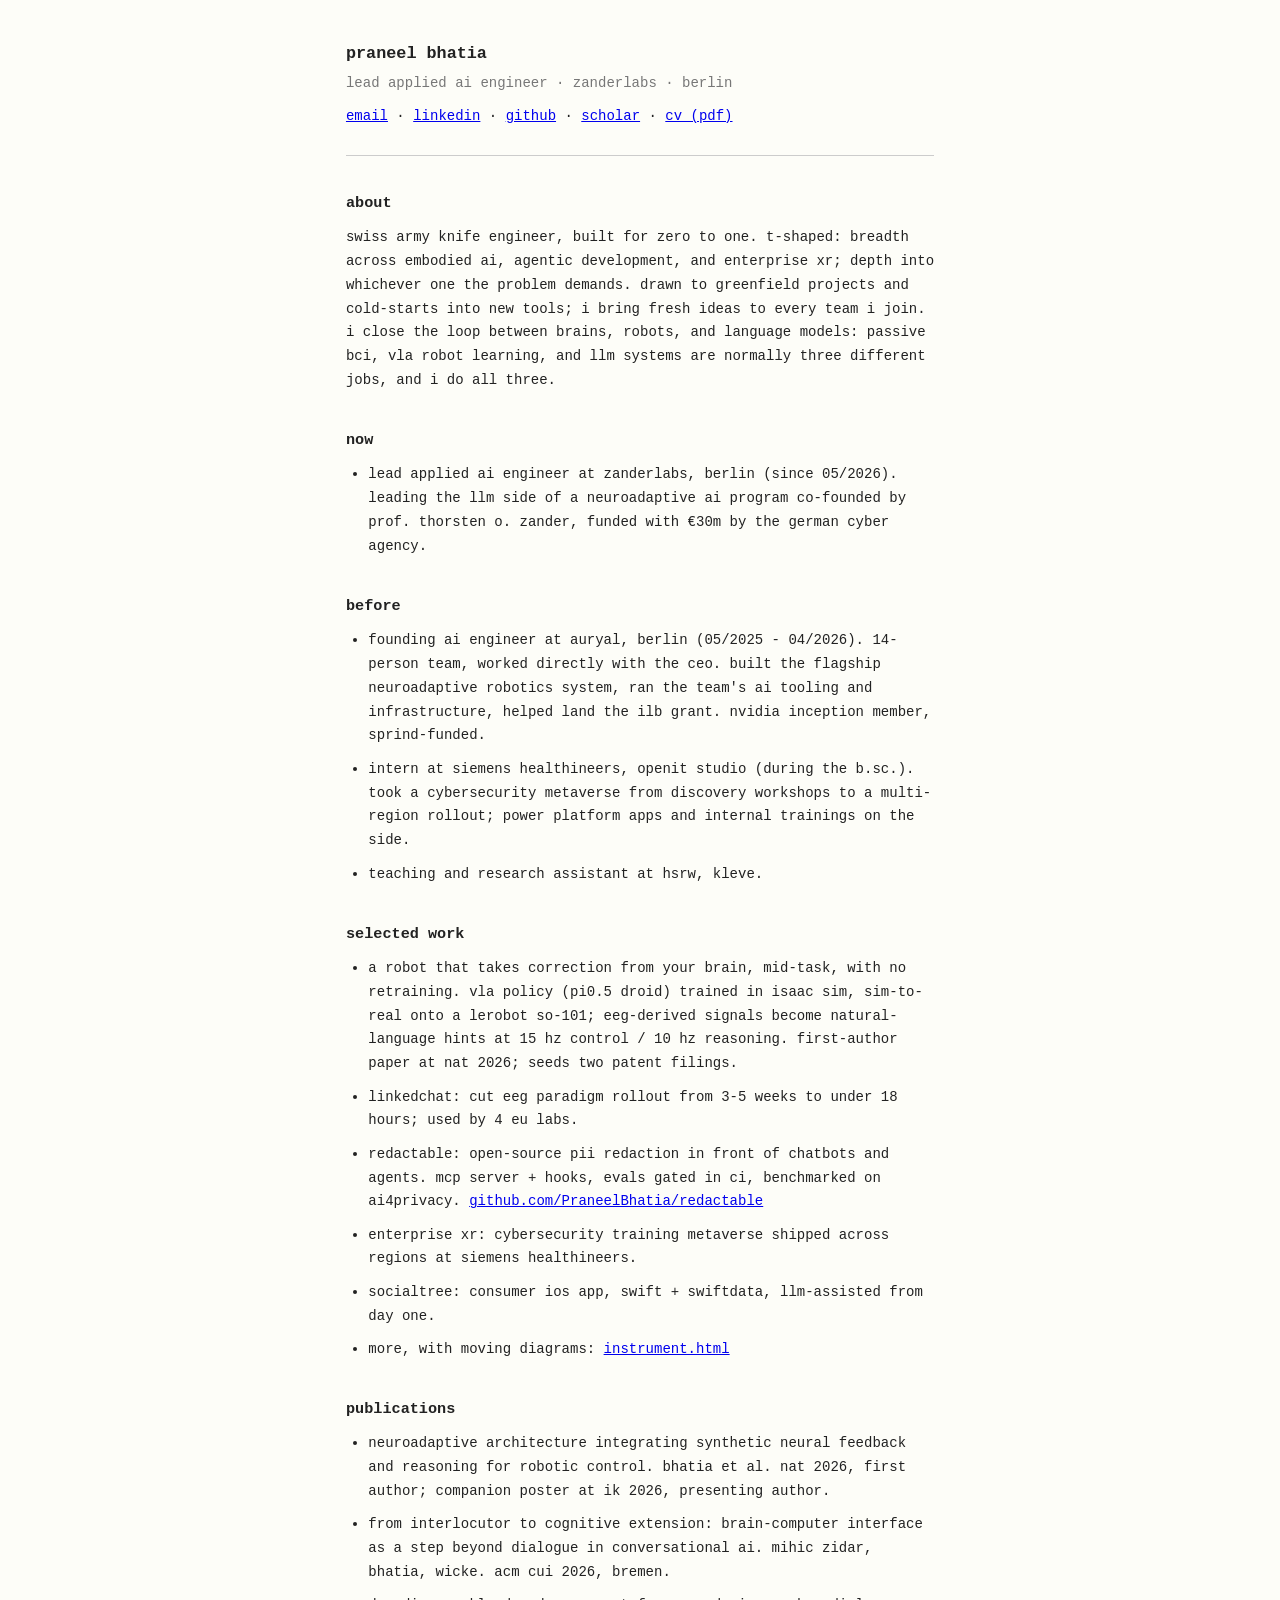
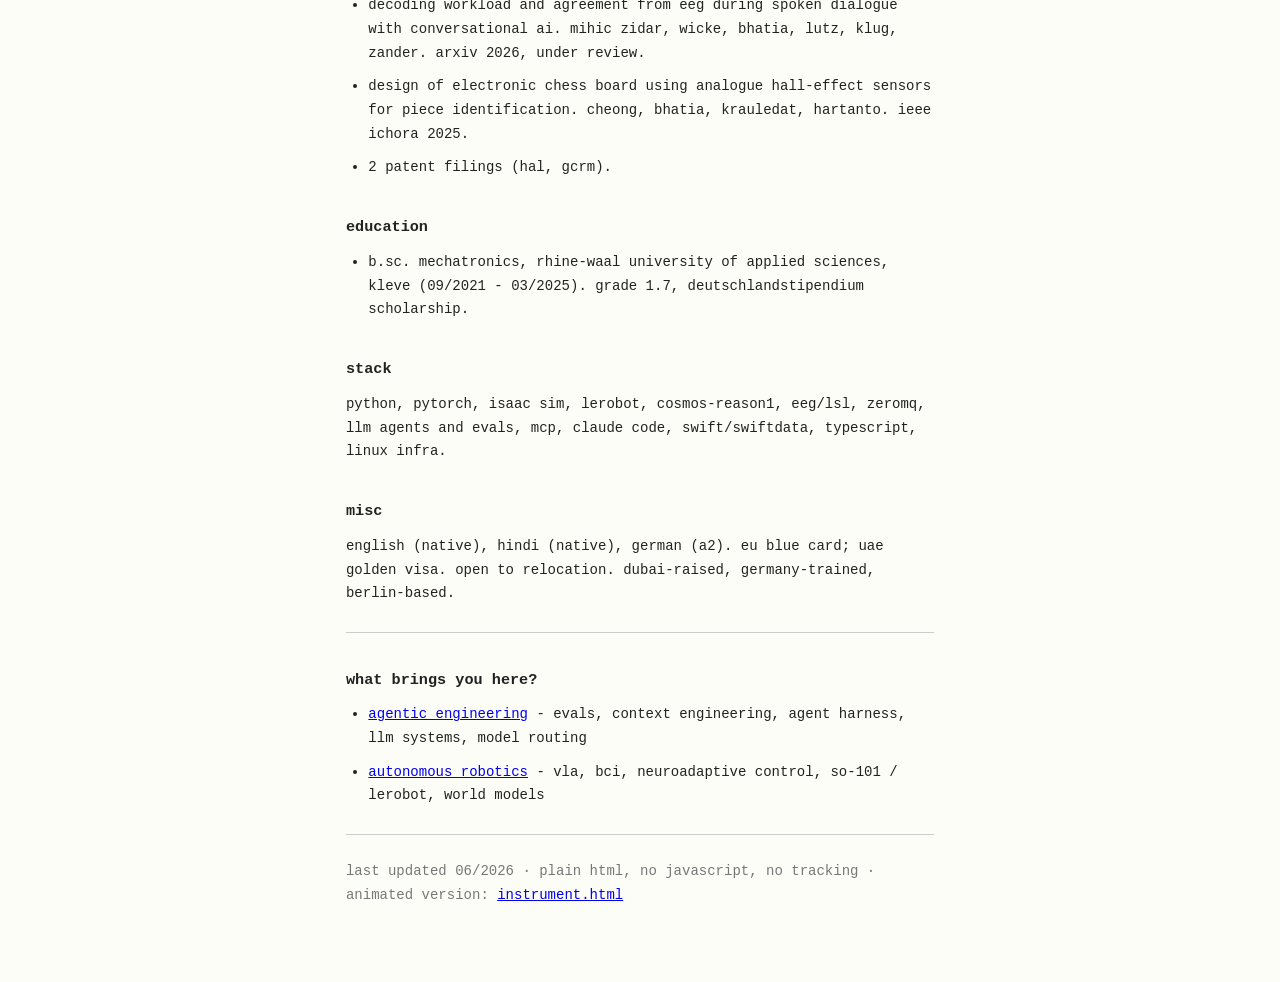
<file: index.html>
<!doctype html>
<html lang="en">
<head>
<meta charset="utf-8">
<meta name="viewport" content="width=device-width, initial-scale=1.0">
<title>praneel bhatia</title>
<meta name="description" content="lead applied ai engineer, zanderlabs, berlin. brains, robots, and language models. plain-html version.">
<style>
  body {
    font: 14px/1.7 ui-monospace, "SF Mono", Menlo, Consolas, "Liberation Mono", monospace;
    color: #222; background: #fdfdf8;
    max-width: 70ch; margin: 0 auto; padding: 2.5rem 1.25rem 4rem;
  }
  h1 { font-size: 1.05rem; margin: 0 0 0.2rem; }
  h2 { font-size: 0.95rem; margin: 2.2rem 0 0.6rem; }
  p, li { margin: 0 0 0.6rem; }
  ul { padding-left: 1.4rem; margin: 0 0 0.6rem; }
  hr { border: 0; border-top: 1px solid #ccc; margin: 1.6rem 0; }
  .dim { color: #777; }
  @media (prefers-color-scheme: dark) {
    body { color: #ccc; background: #111; }
    hr { border-top-color: #333; }
    .dim { color: #888; }
    a { color: #8ab4f8; } a:visited { color: #c58af9; }
  }
</style>
</head>
<body>

<h1>praneel bhatia</h1>
<p class="dim">lead applied ai engineer &middot; zanderlabs &middot; berlin</p>
<p>
  <a href="mailto:praneel.bhatia@gmail.com">email</a> &middot;
  <a href="https://www.linkedin.com/in/praneelbhatia/">linkedin</a> &middot;
  <a href="https://github.com/PraneelBhatia">github</a> &middot;
  <a href="https://scholar.google.com/citations?user=w1EwGCEAAAAJ&amp;hl=en">scholar</a> &middot;
  <a href="Praneel_Bhatia_CV.pdf">cv (pdf)</a>
</p>

<hr>

<h2>about</h2>
<p>swiss army knife engineer, built for zero to one. t-shaped: breadth across embodied ai, agentic development, and enterprise xr; depth into whichever one the problem demands. drawn to greenfield projects and cold-starts into new tools; i bring fresh ideas to every team i join. i close the loop between brains, robots, and language models: passive bci, vla robot learning, and llm systems are normally three different jobs, and i do all three.</p>

<h2>now</h2>
<ul>
  <li>lead applied ai engineer at zanderlabs, berlin (since 05/2026). leading the llm side of a neuroadaptive ai program co-founded by prof. thorsten o. zander, funded with &euro;30m by the german cyber agency.</li>
</ul>

<h2>before</h2>
<ul>
  <li>founding ai engineer at auryal, berlin (05/2025 - 04/2026). 14-person team, worked directly with the ceo. built the flagship neuroadaptive robotics system, ran the team's ai tooling and infrastructure, helped land the ilb grant. nvidia inception member, sprind-funded.</li>
  <li>intern at siemens healthineers, openit studio (during the b.sc.). took a cybersecurity metaverse from discovery workshops to a multi-region rollout; power platform apps and internal trainings on the side.</li>
  <li>teaching and research assistant at hsrw, kleve.</li>
</ul>

<h2>selected work</h2>
<ul>
  <li>a robot that takes correction from your brain, mid-task, with no retraining. vla policy (pi0.5 droid) trained in isaac sim, sim-to-real onto a lerobot so-101; eeg-derived signals become natural-language hints at 15 hz control / 10 hz reasoning. first-author paper at nat 2026; seeds two patent filings.</li>
  <li>linkedchat: cut eeg paradigm rollout from 3-5 weeks to under 18 hours; used by 4 eu labs.</li>
  <li>redactable: open-source pii redaction in front of chatbots and agents. mcp server + hooks, evals gated in ci, benchmarked on ai4privacy. <a href="https://github.com/PraneelBhatia/redactable">github.com/PraneelBhatia/redactable</a></li>
  <li>enterprise xr: cybersecurity training metaverse shipped across regions at siemens healthineers.</li>
  <li>socialtree: consumer ios app, swift + swiftdata, llm-assisted from day one.</li>
  <li>more, with moving diagrams: <a href="instrument.html">instrument.html</a></li>
</ul>

<h2>publications</h2>
<ul>
  <li>neuroadaptive architecture integrating synthetic neural feedback and reasoning for robotic control. bhatia et al. nat 2026, first author; companion poster at ik 2026, presenting author.</li>
  <li>from interlocutor to cognitive extension: brain-computer interface as a step beyond dialogue in conversational ai. mihic zidar, bhatia, wicke. acm cui 2026, bremen.</li>
  <li>decoding workload and agreement from eeg during spoken dialogue with conversational ai. mihic zidar, wicke, bhatia, lutz, klug, zander. arxiv 2026, under review.</li>
  <li>design of electronic chess board using analogue hall-effect sensors for piece identification. cheong, bhatia, krauledat, hartanto. ieee ichora 2025.</li>
  <li>2 patent filings (hal, gcrm).</li>
</ul>

<h2>education</h2>
<ul>
  <li>b.sc. mechatronics, rhine-waal university of applied sciences, kleve (09/2021 - 03/2025). grade 1.7, deutschlandstipendium scholarship.</li>
</ul>

<h2>stack</h2>
<p>python, pytorch, isaac sim, lerobot, cosmos-reason1, eeg/lsl, zeromq, llm agents and evals, mcp, claude code, swift/swiftdata, typescript, linux infra.</p>

<h2>misc</h2>
<p>english (native), hindi (native), german (a2). eu blue card; uae golden visa. open to relocation. dubai-raised, germany-trained, berlin-based.</p>

<hr>

<h2>what brings you here?</h2>
<ul>
  <li><a href="agents.html">agentic engineering</a> - evals, context engineering, agent harness, llm systems, model routing</li>
  <li><a href="robotics.html">autonomous robotics</a> - vla, bci, neuroadaptive control, so-101 / lerobot, world models</li>
</ul>

<hr>

<p class="dim">last updated 06/2026 &middot; plain html, no javascript, no tracking &middot; animated version: <a href="instrument.html">instrument.html</a></p>

</body>
</html>
</file>
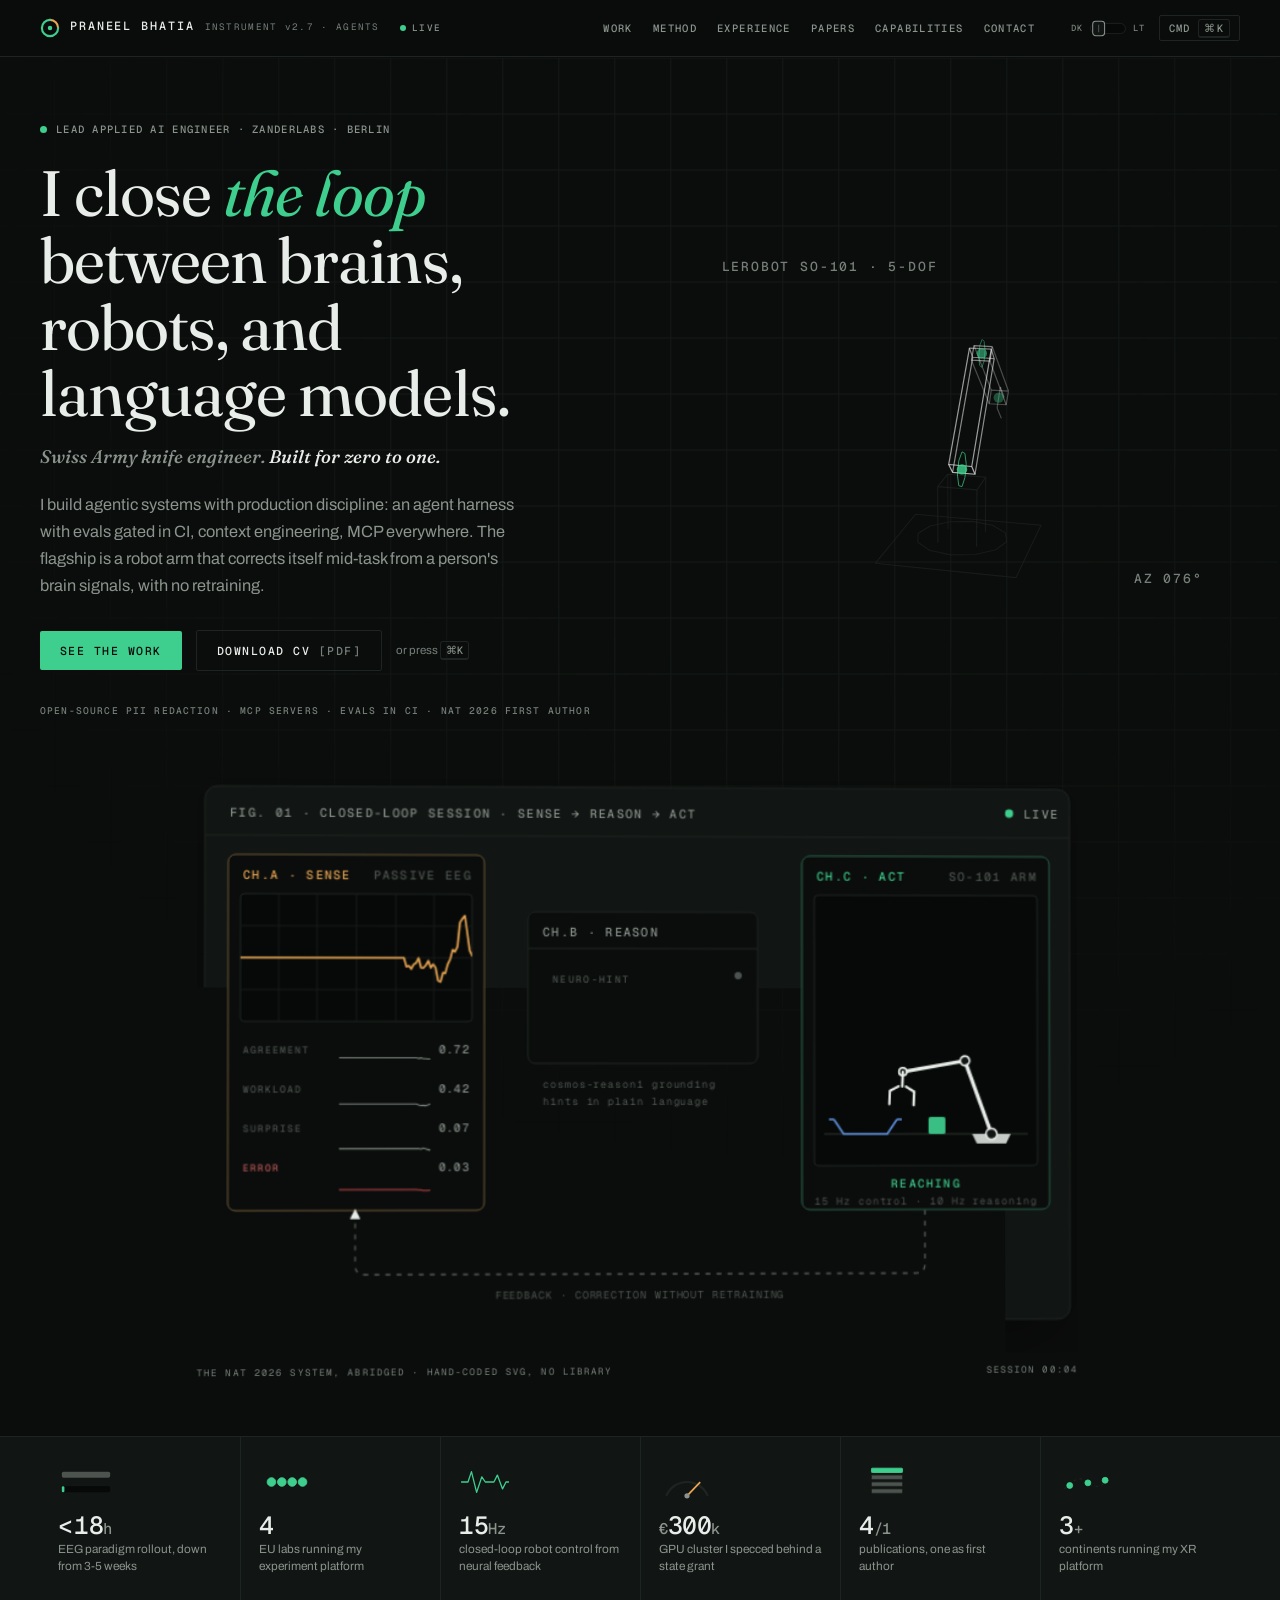
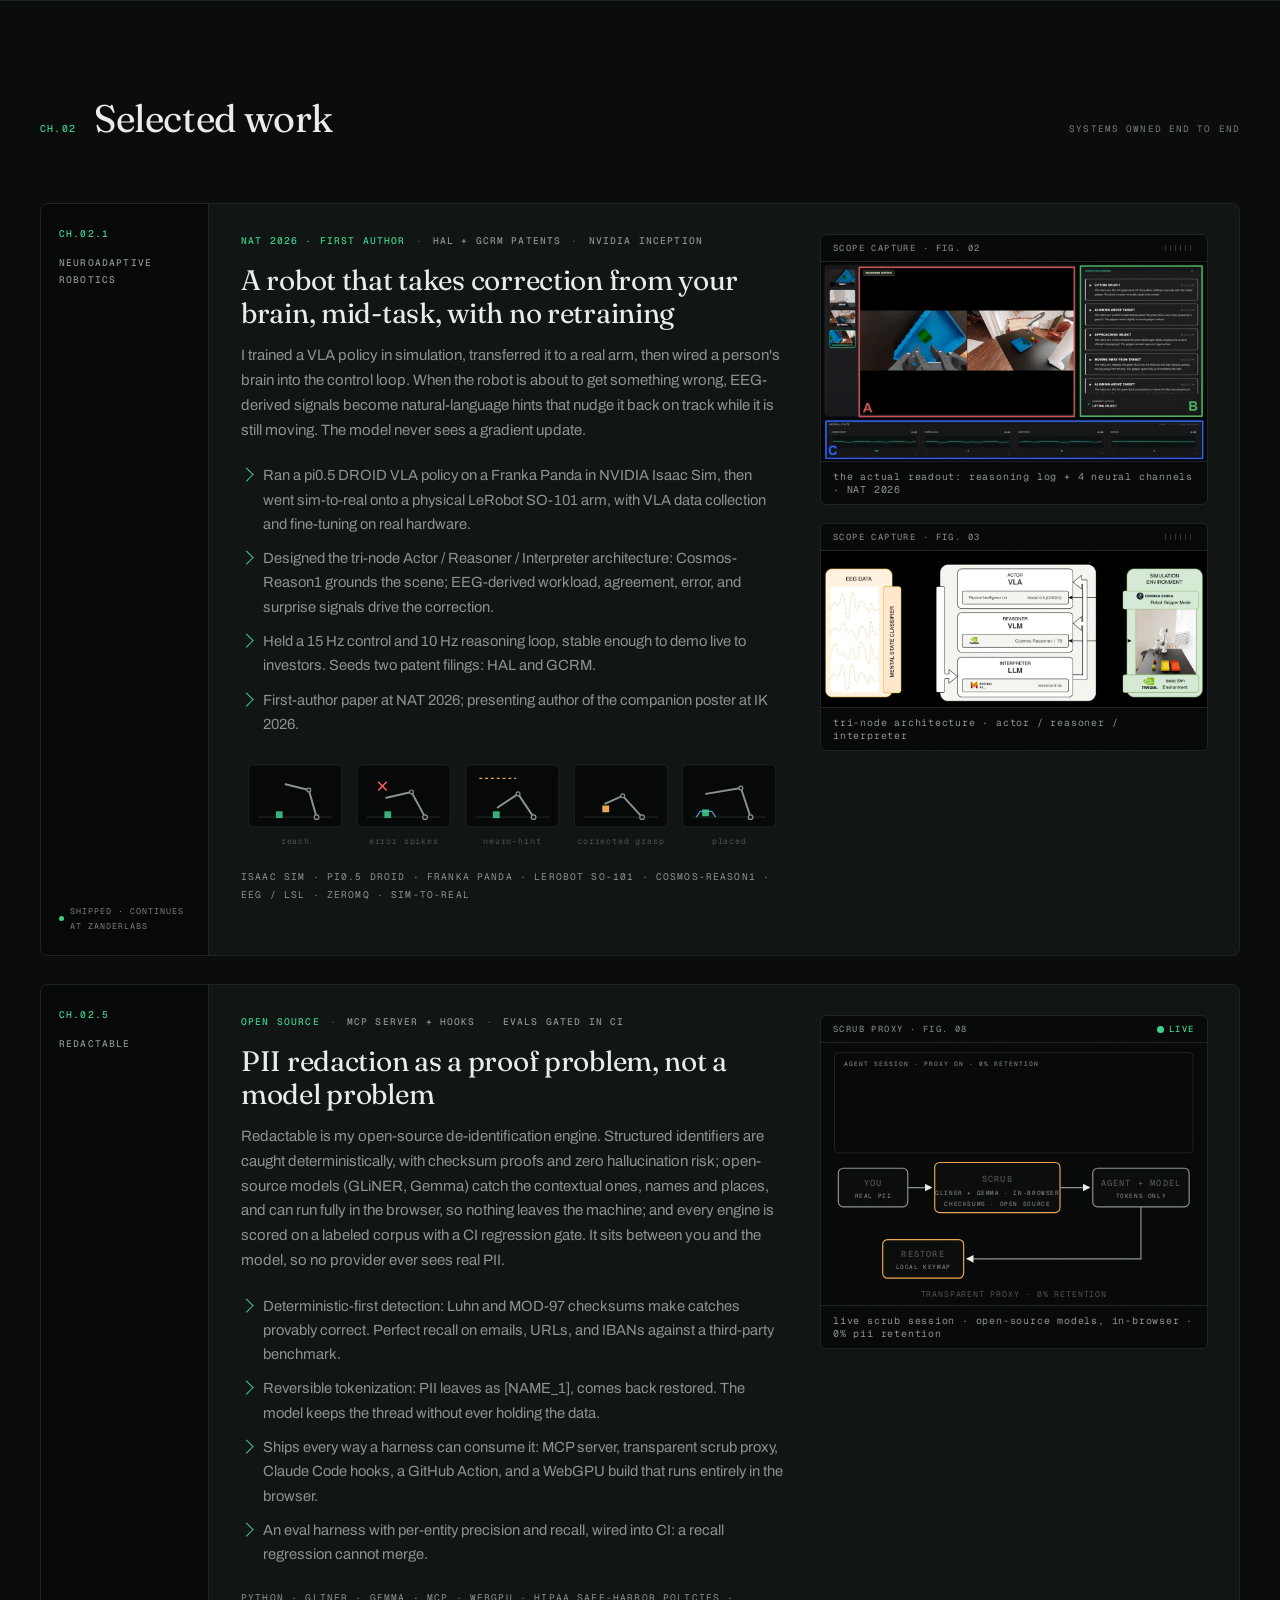
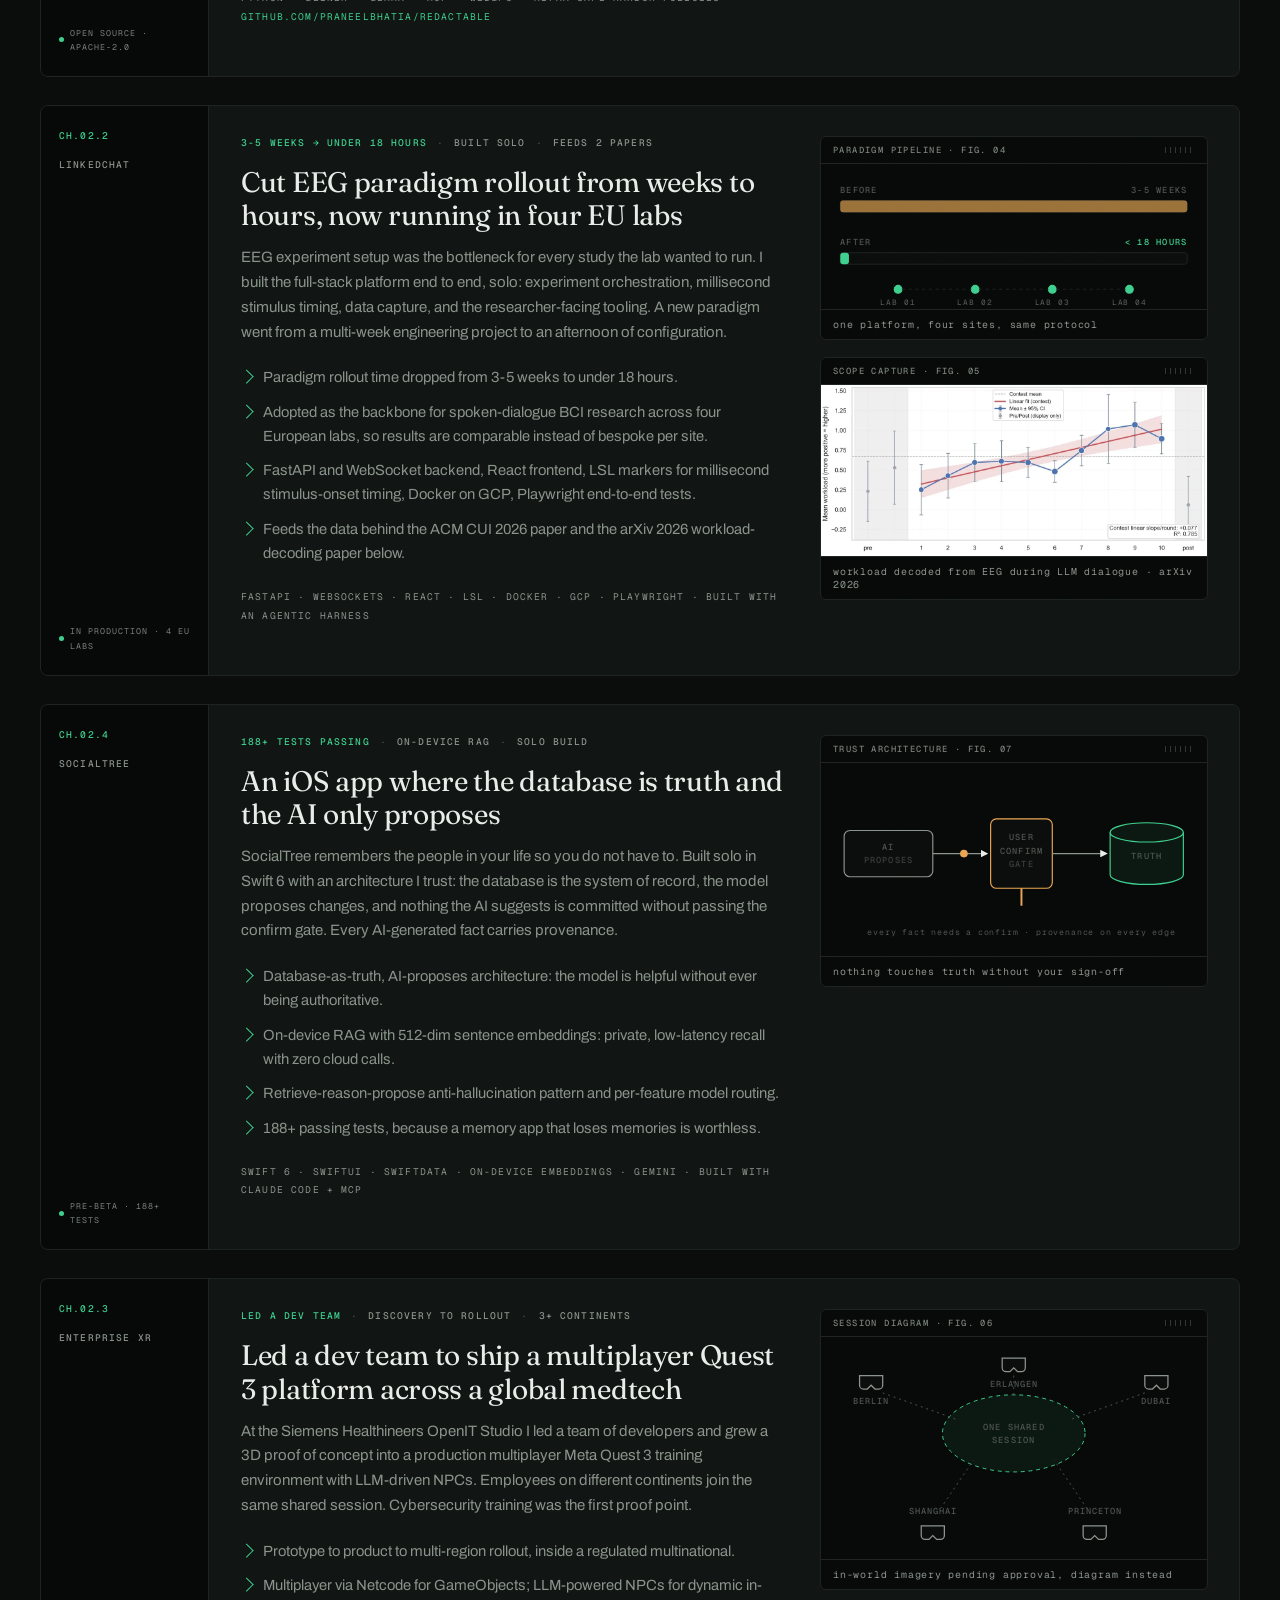
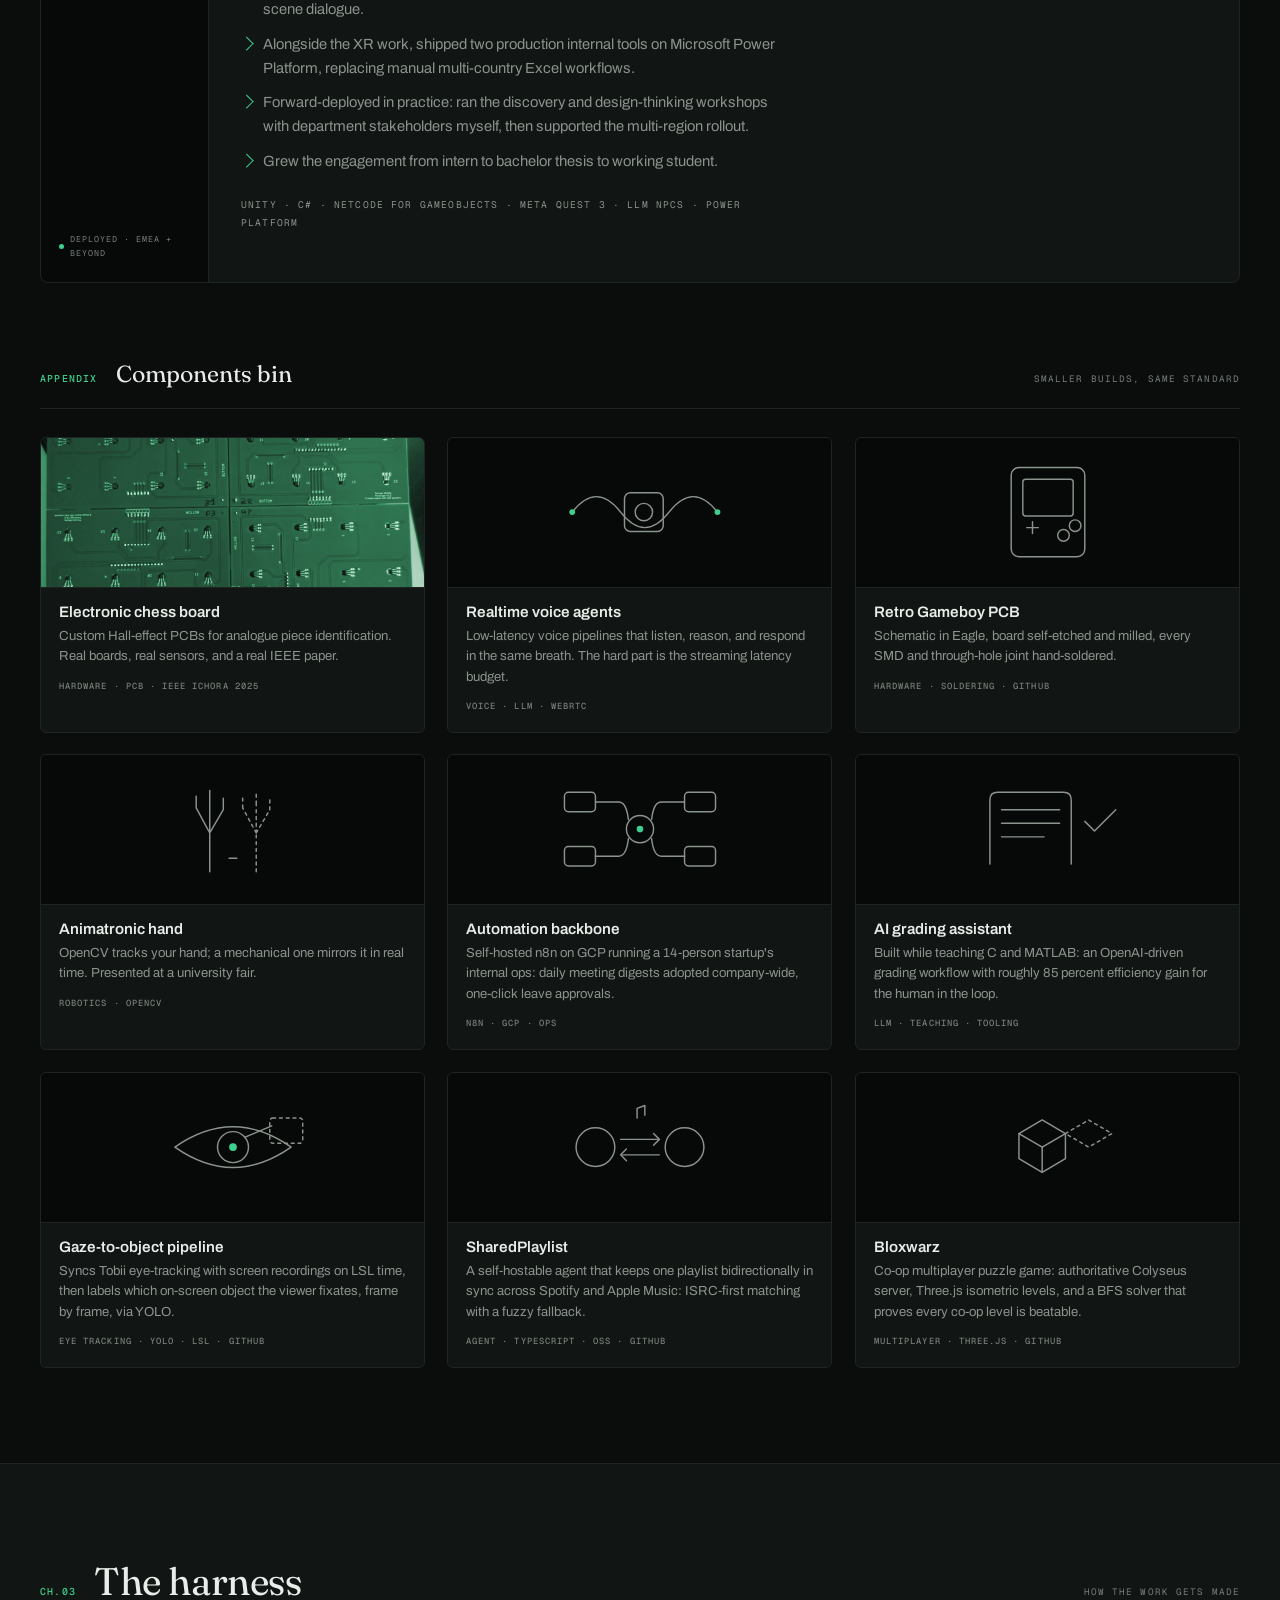
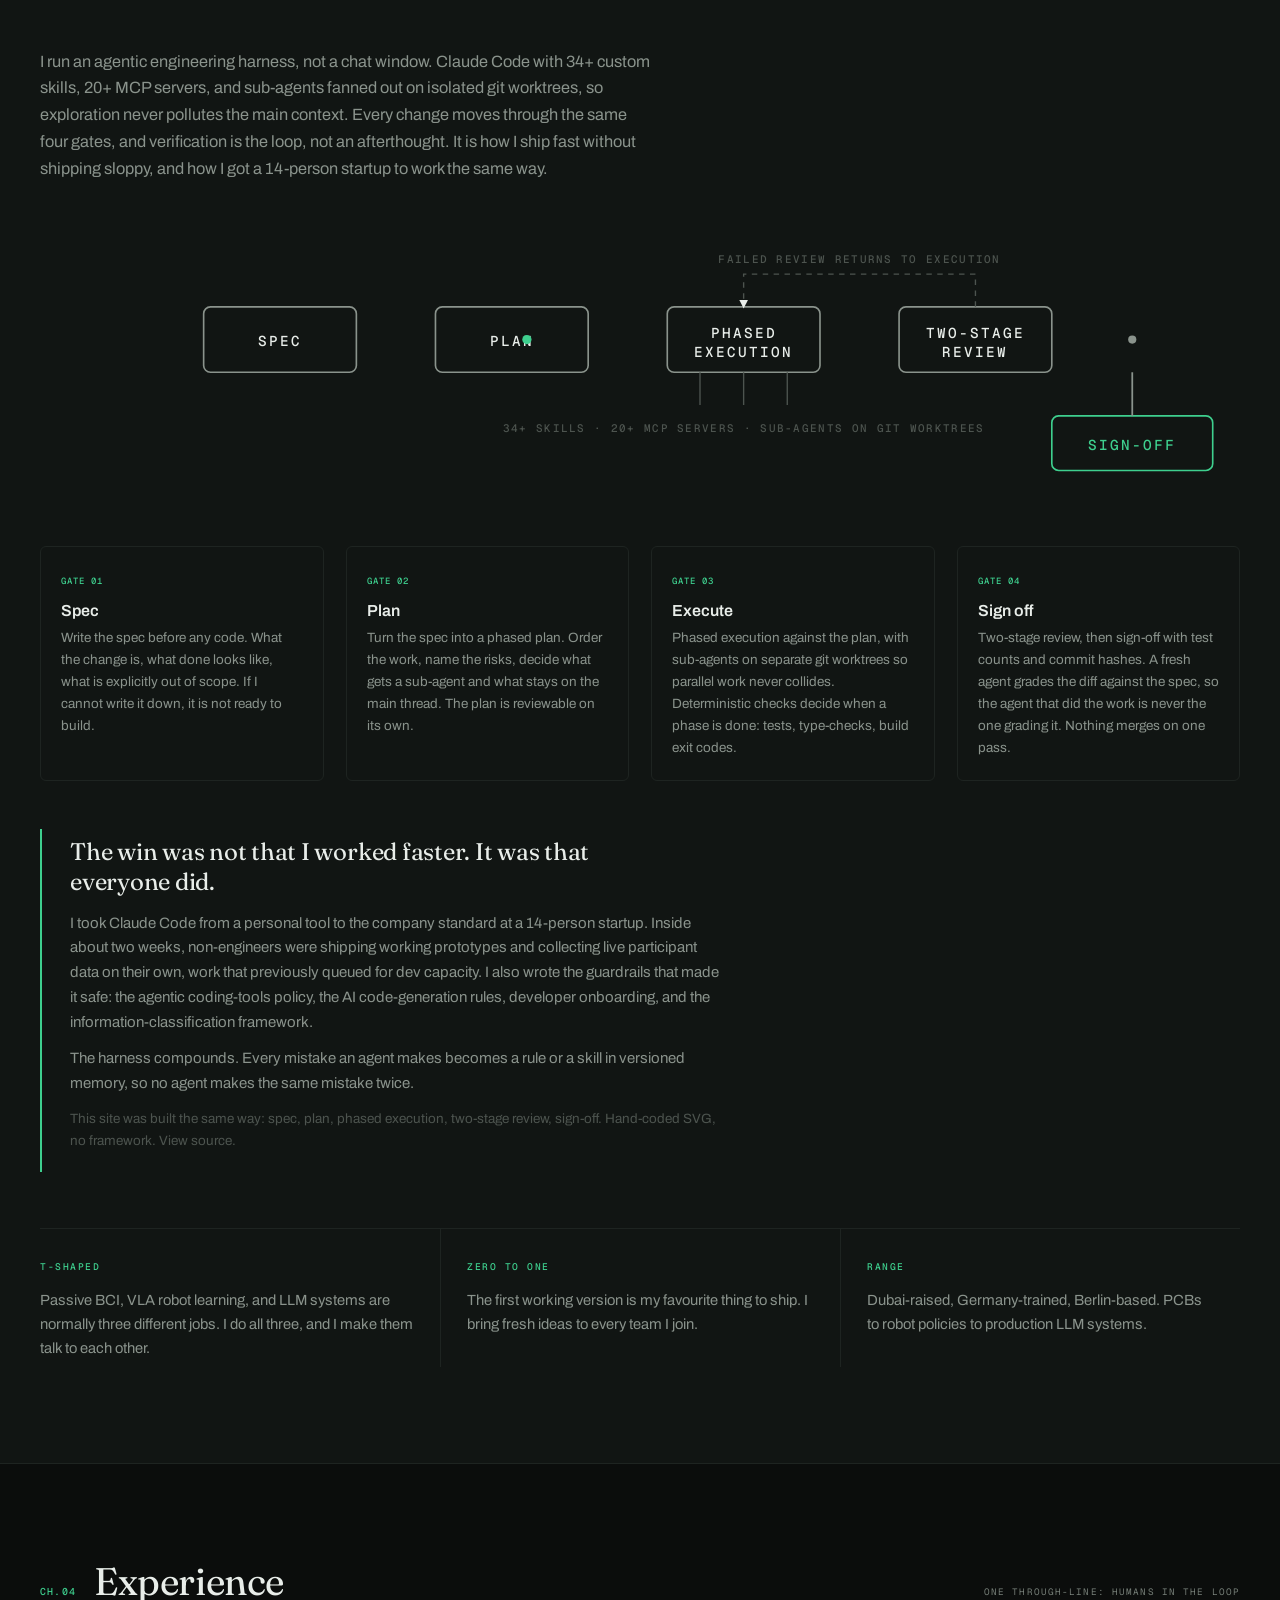
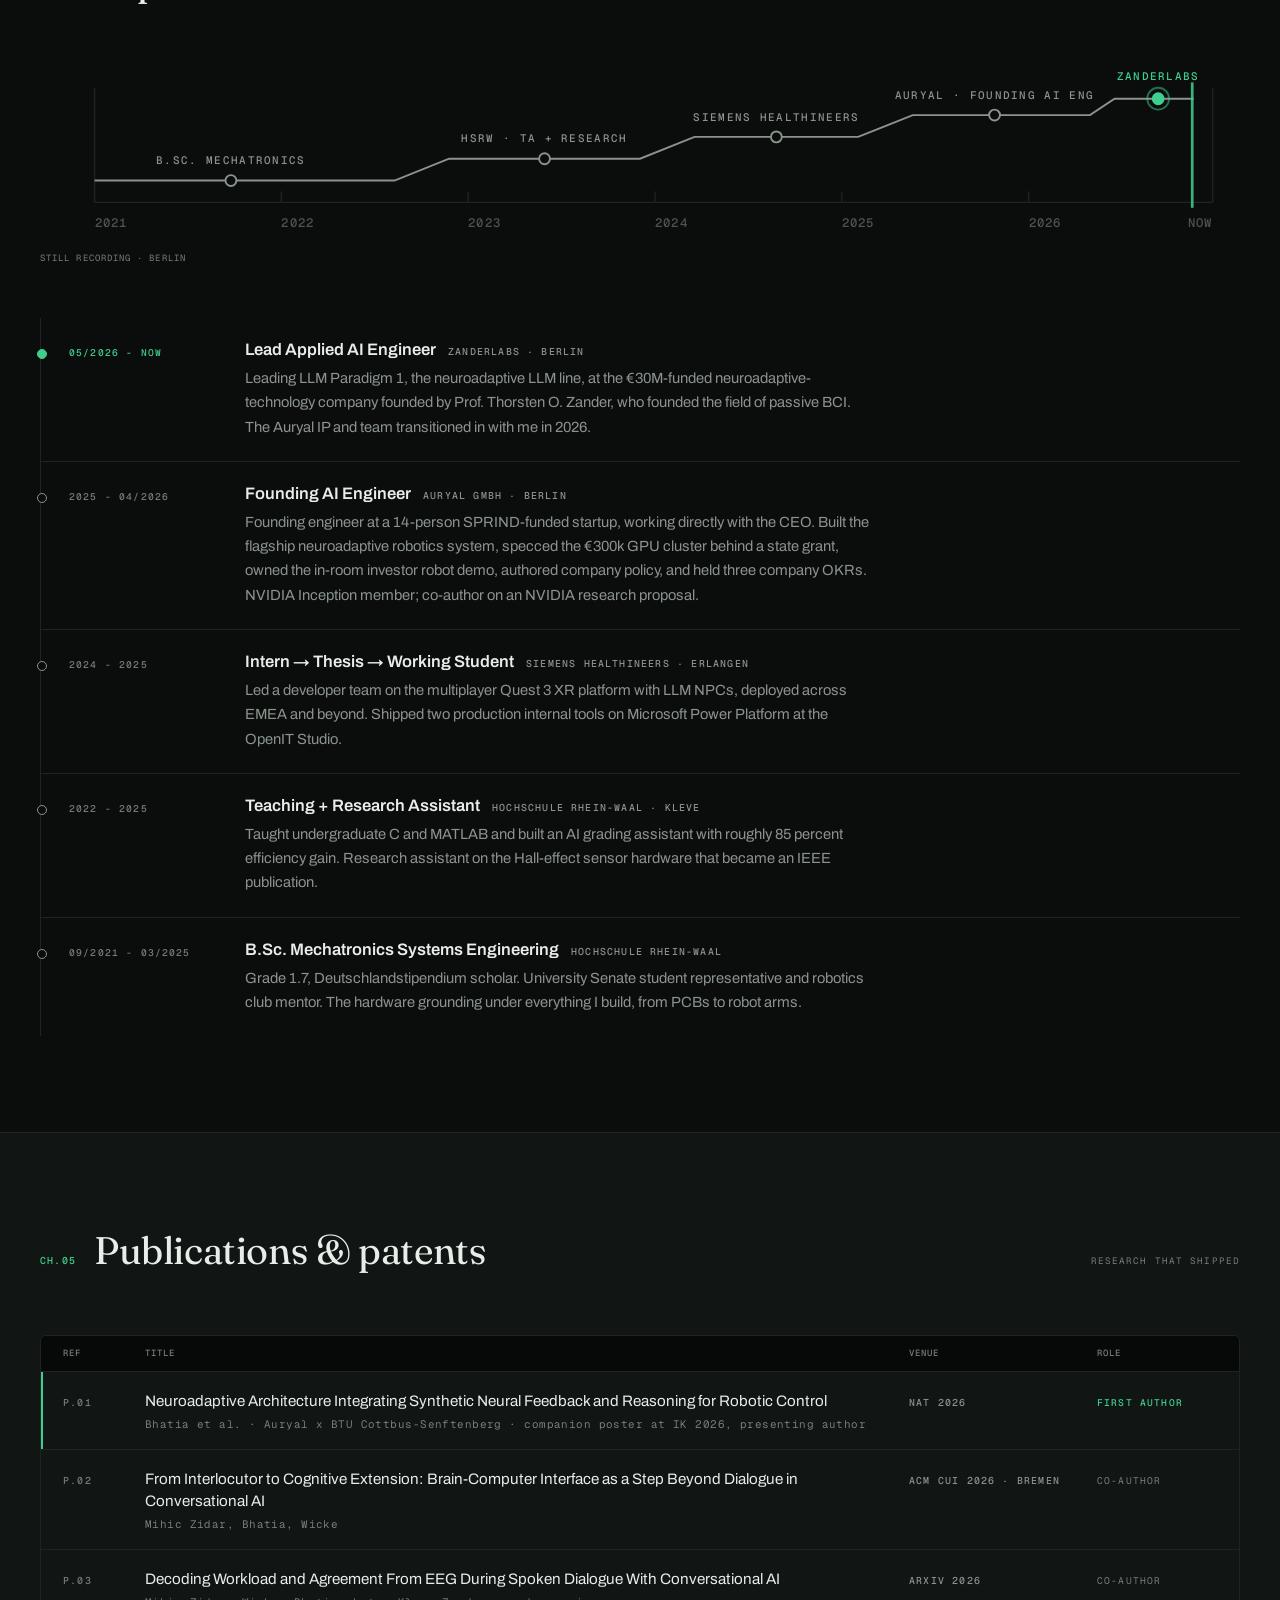
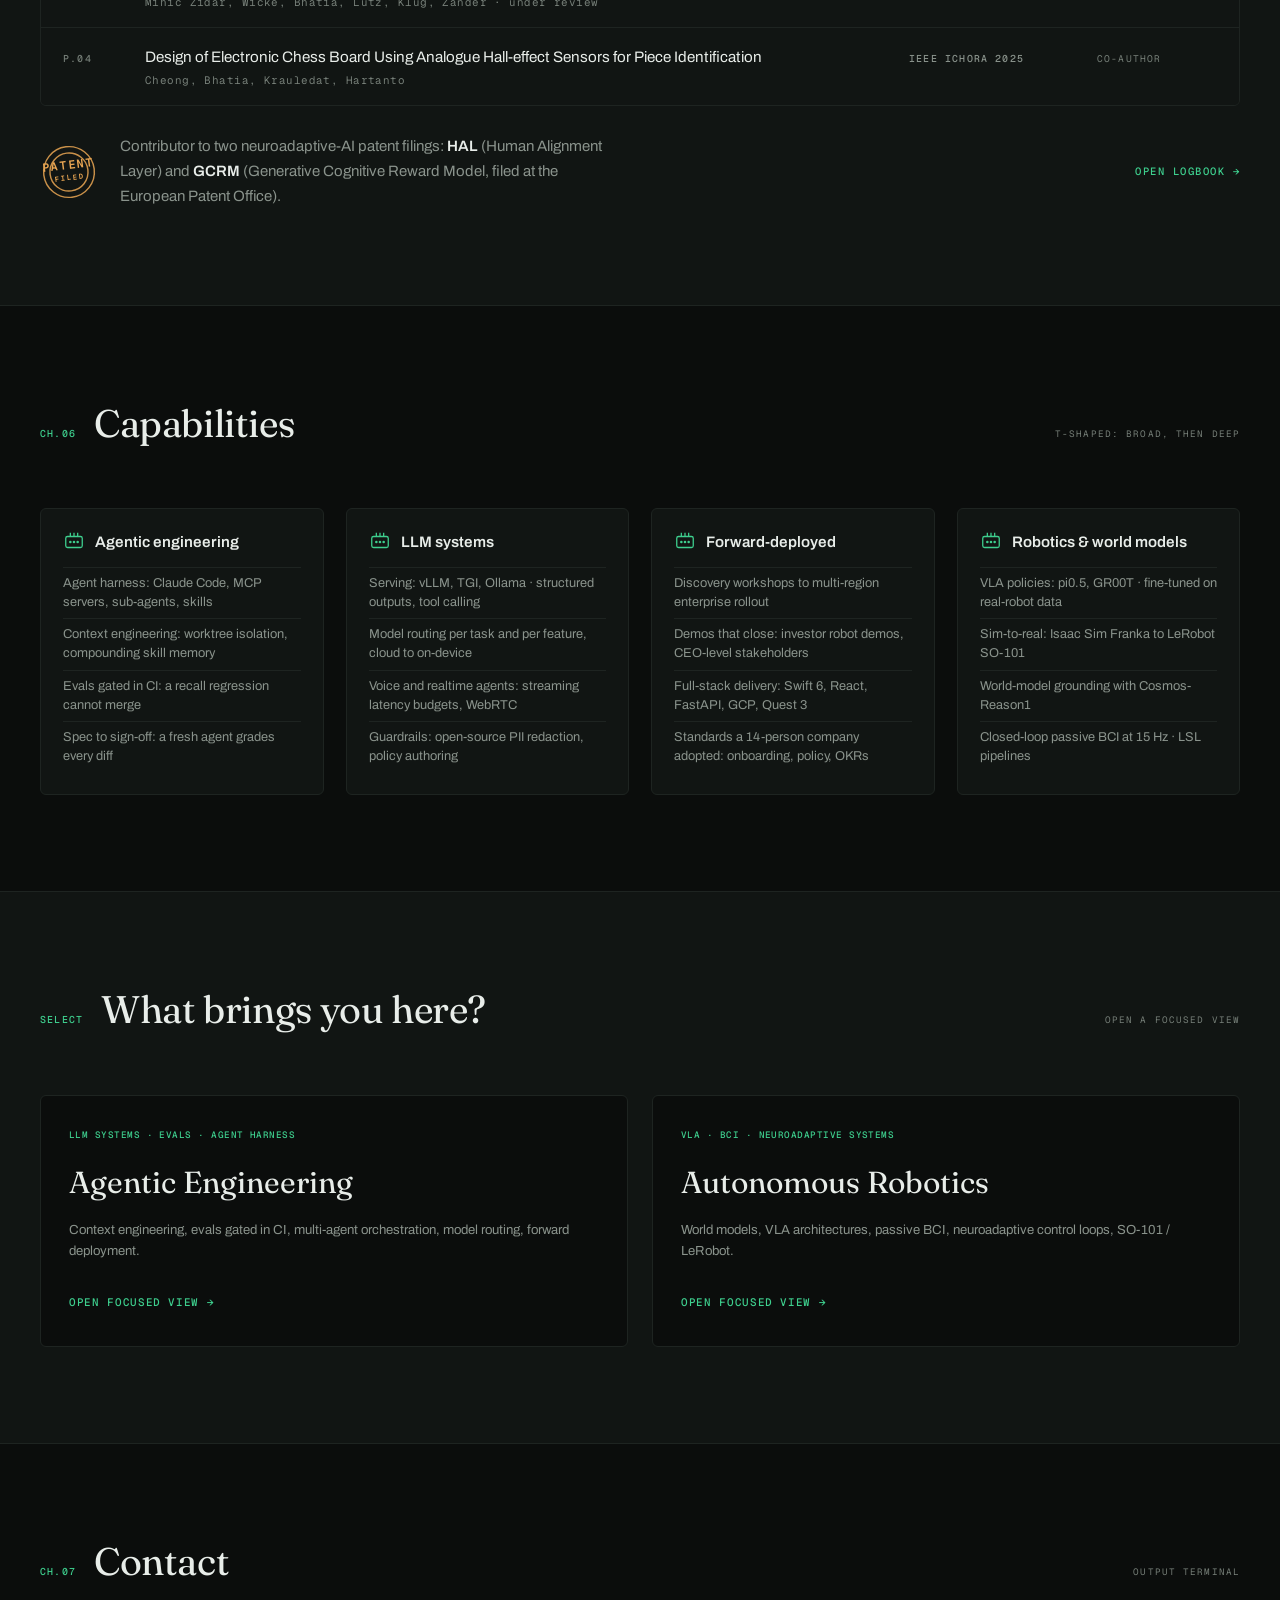
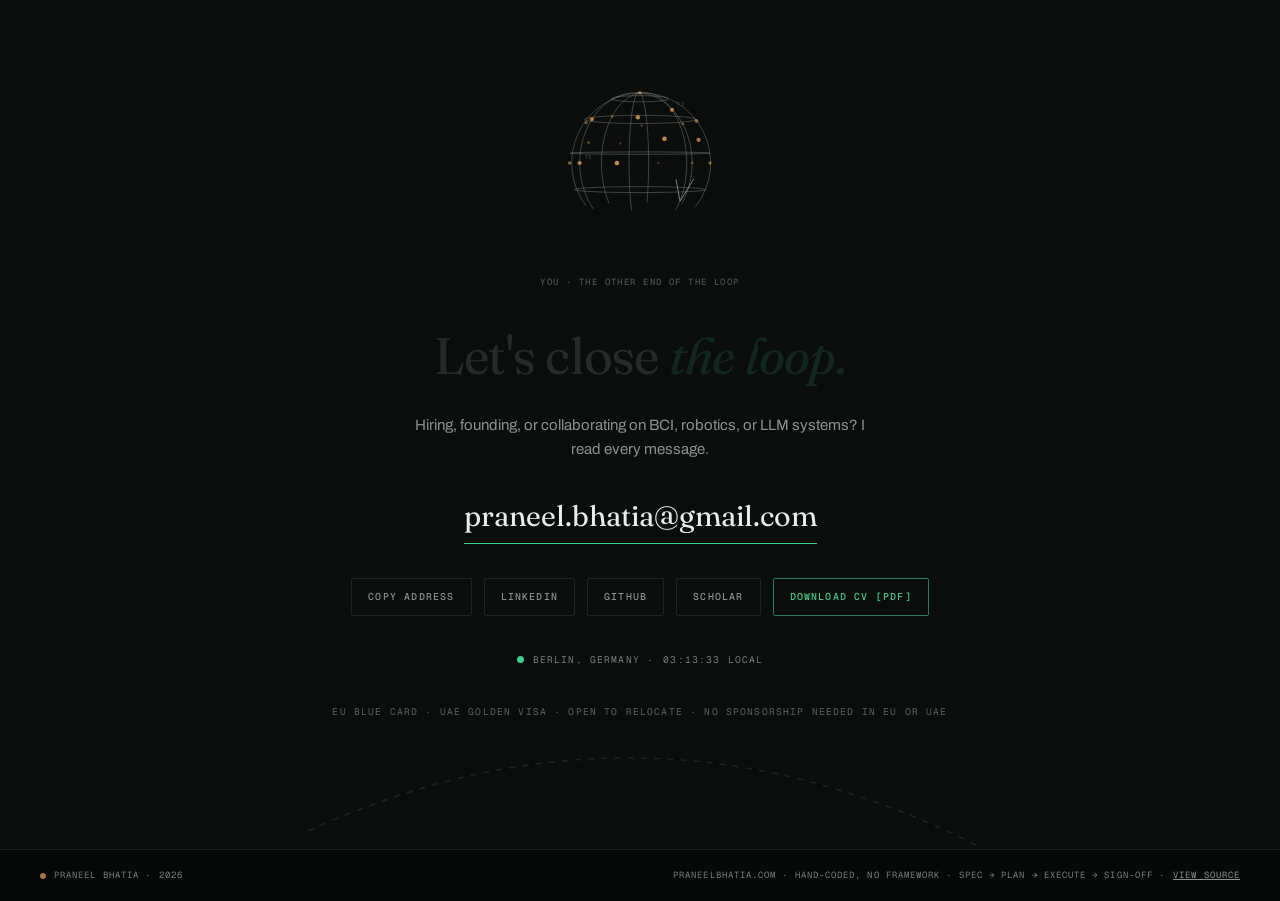
<file: agents.html>
<!DOCTYPE html>
<html lang="en" data-theme="dark">
<head>
<meta charset="UTF-8">
<meta name="viewport" content="width=device-width, initial-scale=1.0">
<title>Praneel Bhatia · AI Engineer · Agents, Evals & LLM Systems</title>
<link rel="canonical" href="https://agents.praneelbhatia.com/">
<meta name="description" content="Lead Applied AI Engineer at ZanderLabs, Berlin. Agentic engineering with evals gated in CI, MCP servers and sub-agents, realtime voice, and guardrails shipped as open source. The flagship: a robot corrected by brain signals mid-task.">
<meta property="og:title" content="Praneel Bhatia · Lead Applied AI Engineer">
<meta property="og:description" content="Lead Applied AI Engineer at ZanderLabs, Berlin. Agentic engineering with evals gated in CI, MCP servers and sub-agents, realtime voice, and guardrails shipped as open source. The flagship: a robot corrected by brain signals mid-task.">
<meta property="og:type" content="website">
<meta property="og:url" content="https://agents.praneelbhatia.com/">
<meta property="og:image" content="https://praneelbhatia.com/images/cv_p1_img1.webp">
<meta name="theme-color" content="#0B0D0C">
<link rel="icon" href="data:image/svg+xml,%3Csvg xmlns='http://www.w3.org/2000/svg' viewBox='0 0 32 32'%3E%3Cpath d='M16 3 A13 13 0 0 1 29 16' fill='none' stroke='%23E9A653' stroke-width='3.4' stroke-linecap='round'/%3E%3Cpath d='M29 16 A13 13 0 1 1 16 3' fill='none' stroke='%233ECF8E' stroke-width='3.4' stroke-linecap='round'/%3E%3Ccircle cx='16' cy='16' r='4' fill='%233ECF8E'/%3E%3C/svg%3E">
<link rel="preconnect" href="https://fonts.googleapis.com">
<link rel="preconnect" href="https://fonts.gstatic.com" crossorigin>
<link href="https://fonts.googleapis.com/css2?family=Archivo:wght@400;500;600&family=Fraunces:ital,opsz,wght@0,9..144,400;0,9..144,600;1,9..144,400;1,9..144,600&family=Geist+Mono:wght@400;500&display=swap" rel="stylesheet">
<link rel="stylesheet" href="styles.css">
<script type="application/ld+json">
{
  "@context": "https://schema.org",
  "@type": "Person",
  "name": "Praneel Bhatia",
  "jobTitle": "Lead Applied AI Engineer",
  "worksFor": { "@type": "Organization", "name": "ZanderLabs" },
  "address": { "@type": "PostalAddress", "addressLocality": "Berlin", "addressCountry": "DE" },
  "url": "https://praneelbhatia.com/",
  "email": "mailto:praneel.bhatia@gmail.com",
  "sameAs": [
    "https://www.linkedin.com/in/praneelbhatia/",
    "https://github.com/PraneelBhatia",
    "https://scholar.google.com/citations?user=w1EwGCEAAAAJ&hl=en"
  ]
}
</script>
</head>
<body>
<a class="skip" href="#top">Skip to content</a>

<!-- shared SVG defs: duotone filter, arrowheads -->
<svg width="0" height="0" aria-hidden="true" focusable="false" style="position:absolute">
  <defs>
    <filter id="duo" color-interpolation-filters="sRGB">
      <feColorMatrix type="saturate" values="0"/>
      <feComponentTransfer>
        <feFuncR type="table" tableValues="0.043 0.22 0.92"/>
        <feFuncG type="table" tableValues="0.051 0.55 0.96"/>
        <feFuncB type="table" tableValues="0.047 0.38 0.93"/>
      </feComponentTransfer>
    </filter>
    <marker id="arr" viewBox="0 0 10 10" refX="8" refY="5" markerWidth="6.5" markerHeight="6.5" orient="auto-start-reverse">
      <path d="M0,0 L10,5 L0,10 z" fill="currentColor"/>
    </marker>
  </defs>
</svg>

<!-- boot overlay (activated by JS only) -->
<div class="boot" id="boot" hidden aria-hidden="true">
  <div class="boot-inner">
    <span class="boot-led"></span>
    <span class="boot-text" id="boot-text">POWERING ON</span>
  </div>
</div>

<!-- chart-recorder spine -->
<nav class="spine" id="spine" aria-label="Section navigation">
  <div class="spine-track">
    <div class="spine-head" id="spine-head"></div>
    <a href="#top" data-spy="top"><span>00</span><i>Top</i></a>
    <a href="#proof" data-spy="proof"><span>01</span><i>Proof</i></a>
    <a href="#work" data-spy="work"><span>02</span><i>Work</i></a>
    <a href="#method" data-spy="method"><span>03</span><i>Method</i></a>
    <a href="#experience" data-spy="experience"><span>04</span><i>Experience</i></a>
    <a href="#papers" data-spy="papers"><span>05</span><i>Papers</i></a>
    <a href="#capabilities" data-spy="capabilities"><span>06</span><i>Capabilities</i></a>
    <a href="#contact" data-spy="contact"><span>07</span><i>Contact</i></a>
  </div>
</nav>

<header class="nav" id="nav">
  <div class="wrap nav-inner">
    <a class="mark" href="#top" aria-label="Praneel Bhatia, top of page">
      <svg class="mark-loop" viewBox="0 0 32 32" width="20" height="20" aria-hidden="true">
        <path d="M16 3 A13 13 0 0 1 29 16" fill="none" class="mk-a" stroke-width="3.4" stroke-linecap="round"/>
        <path d="M29 16 A13 13 0 1 1 16 3" fill="none" class="mk-p" stroke-width="3.4" stroke-linecap="round"/>
        <circle cx="16" cy="16" r="3.6" class="mk-d"/>
      </svg>
      <span class="mark-name">PRANEEL&nbsp;BHATIA</span>
      <span class="mark-sub">INSTRUMENT&nbsp;v2.7&nbsp;&middot;&nbsp;AGENTS</span>
    </a>
    <span class="nav-led" aria-hidden="true"><i></i>LIVE</span>
    <nav class="nav-links" aria-label="Primary">
      <a href="#work">Work</a>
      <a href="#method">Method</a>
      <a href="#experience">Experience</a>
      <a href="#papers">Papers</a>
      <a href="#capabilities">Capabilities</a>
      <a href="#contact">Contact</a>
    </nav>
    <div class="nav-actions">
      <button class="spdt" id="theme-switch" role="switch" aria-checked="true" aria-label="Color theme: dark">
        <span class="spdt-lab" aria-hidden="true">DK</span>
        <svg viewBox="0 0 44 20" width="38" height="17" aria-hidden="true">
          <rect x="1.5" y="4" width="41" height="12" rx="6" class="spdt-track"/>
          <g class="spdt-lever"><rect x="4" y="1.5" width="14" height="17" rx="3.5" class="spdt-knob"/><line x1="11" y1="5.5" x2="11" y2="14.5" class="spdt-ridge"/></g>
        </svg>
        <span class="spdt-lab" aria-hidden="true">LT</span>
      </button>
      <button class="icon-btn" id="palette-btn" aria-label="Open menu and command palette"><span class="pb-full">CMD <span class="kbd">&#8984;K</span></span><span class="pb-short">MENU</span></button>
    </div>
  </div>
</header>

<main>
<!-- ============================== HERO ============================== -->
<section class="hero" id="top">
  <div class="hero-grid-bg" aria-hidden="true"></div>
  <div class="wrap hero-grid">
    <div class="hero-copy">
      <p class="eyebrow boot-1"><span class="led-dot" aria-hidden="true"></span>Lead Applied AI Engineer &middot; ZanderLabs &middot; Berlin</p>
      <h1 class="boot-2">I close <span class="hl">the loop</span> between brains, robots, and language&nbsp;models.</h1>
      <p class="win-line boot-2">Swiss Army knife engineer. <span class="wl-strong">Built for zero to one.</span></p>
      <p class="hero-sub boot-3">I build agentic systems with production discipline: an agent harness with evals gated in CI, context engineering, MCP everywhere. The flagship is a robot arm that corrects itself mid-task from a person's brain signals, with no retraining.</p>
      <div class="cta-row boot-3">
        <a class="btn-solid" href="#work">See the work</a>
        <a class="btn-ghost" href="Praneel_Bhatia_CV.pdf" download>Download CV <span class="u-dim">[PDF]</span></a>
        <span class="cta-hint">or press <span class="kbd">&#8984;K</span></span>
      </div>
      <p class="cred-strip boot-4">OPEN-SOURCE PII REDACTION &middot; MCP SERVERS &middot; EVALS IN CI &middot; NAT 2026 FIRST AUTHOR</p>
    </div>

    <!-- A0 · THE SPECIMEN: live-projected SO-101, hand-built 3D, no WebGL -->
    <div class="hero-specimen boot-5" aria-hidden="true">
      <svg viewBox="-80 -64 160 112" id="turntable"></svg>
    </div>
  </div>

  <div class="wrap bench-row">
    <!-- A1 · THE LOOP BENCH -->
    <figure class="bench boot-5" id="bench" aria-label="Live diagram: a closed loop where EEG brain signals are decoded, reasoned over, and used to correct a robot arm mid-task without retraining">
      <svg viewBox="0 0 720 470" xmlns="http://www.w3.org/2000/svg" role="img" aria-hidden="true">
        <defs>
          <clipPath id="scope-clip"><rect x="34" y="94" width="188" height="104" rx="3"/></clipPath>
          <clipPath id="hint-clip"><rect x="288" y="150" width="148" height="64"/></clipPath>
        </defs>

        <!-- frame -->
        <rect x="6" y="6" width="708" height="436" rx="10" class="b-frame"/>
        <line x1="6" y1="46" x2="714" y2="46" class="b-line"/>
        <text x="26" y="31" class="b-label">FIG. 01 &middot; CLOSED-LOOP SESSION &middot; SENSE &#8594; REASON &#8594; ACT</text>
        <g id="bench-led">
          <circle cx="664" cy="26" r="3.4" class="b-led"/>
          <text x="676" y="30" class="b-label">LIVE</text>
        </g>

        <!-- SENSE well -->
        <g id="well-sense">
          <rect x="24" y="62" width="208" height="290" rx="6" class="b-well b-well-amber"/>
          <text x="36" y="82" class="b-label b-amber">CH.A &middot; SENSE</text>
          <text x="222" y="82" class="b-label b-dim" text-anchor="end">PASSIVE EEG</text>
          <rect x="34" y="94" width="188" height="104" rx="3" class="b-inset"/>
          <g class="b-grid">
            <line x1="34" y1="120" x2="222" y2="120"/><line x1="34" y1="146" x2="222" y2="146"/><line x1="34" y1="172" x2="222" y2="172"/>
            <line x1="65" y1="94" x2="65" y2="198"/><line x1="96" y1="94" x2="96" y2="198"/><line x1="128" y1="94" x2="128" y2="198"/><line x1="160" y1="94" x2="160" y2="198"/><line x1="191" y1="94" x2="191" y2="198"/>
          </g>
          <g clip-path="url(#scope-clip)">
            <path id="eeg-trace" class="b-trace" d="M34,146 L42,144 L50,150 L58,140 L66,148 L74,143 L82,152 L90,138 L98,147 L106,144 L114,150 L122,141 L130,148 L138,145 L146,151 L154,139 L162,146 L170,143 L178,149 L186,142 L194,147 L202,144 L210,150 L218,143 L222,146"/>
          </g>
          <!-- 4 neural channels, the real figure's channel set -->
          <g id="nch-agreement" class="nch" transform="translate(36,216)">
            <text x="0" y="8" class="b-chan">AGREEMENT</text>
            <path class="nch-spark" d="M78,16 H152"/>
            <text x="184" y="8" class="b-val" text-anchor="end">0.78</text>
          </g>
          <g id="nch-workload" class="nch" transform="translate(36,248)">
            <text x="0" y="8" class="b-chan">WORKLOAD</text>
            <path class="nch-spark" d="M78,16 H152"/>
            <text x="184" y="8" class="b-val" text-anchor="end">0.42</text>
          </g>
          <g id="nch-surprise" class="nch" transform="translate(36,280)">
            <text x="0" y="8" class="b-chan">SURPRISE</text>
            <path class="nch-spark" d="M78,16 H152"/>
            <text x="184" y="8" class="b-val" text-anchor="end">0.15</text>
          </g>
          <g id="nch-error" class="nch nch-red" transform="translate(36,312)">
            <text x="0" y="8" class="b-chan">ERROR</text>
            <path class="nch-spark" d="M78,16 H152"/>
            <text x="184" y="8" class="b-val" text-anchor="end">0.06</text>
          </g>
        </g>

        <!-- SENSE -> REASON -->
        <path d="M232,170 H264" class="b-wire" marker-end="url(#arr)"/>

        <!-- REASON node -->
        <g id="well-reason">
          <rect x="268" y="108" width="188" height="124" rx="6" class="b-well"/>
          <text x="280" y="128" class="b-label">CH.B &middot; REASON</text>
          <line x1="268" y1="138" x2="456" y2="138" class="b-line"/>
          <g clip-path="url(#hint-clip)">
            <text x="288" y="166" class="b-hint-label">NEURO-HINT</text>
            <text id="hint-1" x="288" y="186" class="b-hint"></text>
            <text id="hint-2" x="288" y="202" class="b-hint"></text>
          </g>
          <circle id="reason-dot" cx="440" cy="160" r="3" class="b-rdot"/>
          <text x="280" y="252" class="b-cap">cosmos-reason1 grounding</text>
          <text x="280" y="266" class="b-cap">hints in plain language</text>
        </g>

        <!-- REASON -> ACT -->
        <path d="M456,170 H488" class="b-wire" marker-end="url(#arr)"/>

        <!-- ACT well -->
        <g id="well-act">
          <rect x="492" y="62" width="204" height="290" rx="6" class="b-well b-well-phos"/>
          <text x="504" y="82" class="b-label b-phos">CH.C &middot; ACT</text>
          <text x="686" y="82" class="b-label b-dim" text-anchor="end">SO-101 ARM</text>
          <rect x="502" y="94" width="184" height="222" rx="3" class="b-inset"/>
          <!-- stage -->
          <line x1="510" y1="290" x2="678" y2="290" class="b-ground"/>
          <!-- tray (blue, like the real demo) -->
          <g id="tray">
            <path d="M518,278 L526,290 L562,290 L570,278" class="b-tray" fill="none"/>
            <line x1="518" y1="278" x2="514" y2="278" class="b-tray"/>
            <line x1="570" y1="278" x2="574" y2="278" class="b-tray"/>
          </g>
          <!-- green block -->
          <rect id="block" x="596" y="276" width="14" height="14" rx="1.5" class="b-block"/>
          <!-- arm: nested joints -->
          <g id="arm" transform="translate(648,290)">
            <path d="M-16,0 H16 L12,8 H-12 Z" class="b-arm-base"/>
            <g id="j1">
              <line x1="0" y1="0" x2="0" y2="-64" class="b-arm"/>
              <circle cx="0" cy="0" r="4.5" class="b-joint"/>
              <g id="j2" transform="translate(0,-64)">
                <line x1="0" y1="0" x2="0" y2="-52" class="b-arm"/>
                <circle cx="0" cy="0" r="3.8" class="b-joint"/>
                <g id="j3" transform="translate(0,-52)">
                  <circle cx="0" cy="0" r="3.2" class="b-joint"/>
                  <line x1="0" y1="0" x2="0" y2="-12" class="b-arm b-arm-thin"/>
                  <g id="grip" transform="translate(0,-12)">
                    <path id="grip-l" d="M0,0 L-7,-4 L-7,-15" class="b-arm b-arm-thin" fill="none"/>
                    <path id="grip-r" d="M0,0 L7,-4 L7,-15" class="b-arm b-arm-thin" fill="none"/>
                  </g>
                </g>
              </g>
            </g>
          </g>
          <text id="act-status" x="594" y="334" class="b-status" text-anchor="middle">REACHING</text>
          <text x="594" y="348" class="b-cap" text-anchor="middle">15 Hz control &middot; 10 Hz reasoning</text>
        </g>

        <!-- feedback wire: ACT -> SENSE, closes the loop -->
        <path id="fb-wire" d="M594,352 V396 Q594,404 586,404 H136 Q128,404 128,396 V352" class="b-wire b-wire-fb" marker-end="url(#arr)"/>
        <circle id="fb-pulse" r="3.4" class="b-pulse" opacity="0"/>
        <text x="360" y="424" class="b-cap" text-anchor="middle">FEEDBACK &middot; CORRECTION WITHOUT RETRAINING</text>
      </svg>
      <div class="probe" id="probe" aria-hidden="true" hidden></div>
      <figcaption class="bench-cap">
        <span>the NAT 2026 system, abridged &middot; hand-coded SVG, no library</span>
        <span id="bench-clock">SESSION 00:00</span>
      </figcaption>
    </figure>
  </div>
</section>

<!-- ============================== PROOF ============================== -->
<section class="proof" id="proof" aria-label="Proof points">
  <div class="wrap">
    <div class="gauges">
      <div class="gauge reveal" data-gauge="hours" role="group" aria-label="Under 18 hours: EEG paradigm rollout, down from 3-5 weeks">
        <svg viewBox="0 0 64 44" aria-hidden="true">
          <rect x="4" y="10" width="56" height="7" rx="2" class="g-bar-bg"/>
          <rect x="4" y="10" width="56" height="7" rx="2" class="g-bar g-bar-before"/>
          <rect x="4" y="27" width="56" height="7" rx="2" class="g-bar-bg"/>
          <rect x="4" y="27" width="3" height="7" rx="1.5" class="g-bar g-bar-after"/>
        </svg>
        <b><span class="count" data-to="18" data-prefix="&lt;&hairsp;">&lt;&hairsp;18</span><em>h</em></b>
        <span>EEG paradigm rollout, down from 3-5 weeks</span>
      </div>
      <div class="gauge reveal" data-gauge="labs" role="group" aria-label="4 EU labs running my experiment platform">
        <svg viewBox="0 0 64 44" aria-hidden="true">
          <g class="g-dots"><circle cx="14" cy="22" r="5"/><circle cx="26" cy="22" r="5"/><circle cx="38" cy="22" r="5"/><circle cx="50" cy="22" r="5"/></g>
        </svg>
        <b><span class="count" data-to="4">4</span></b>
        <span>EU labs running my experiment platform</span>
      </div>
      <div class="gauge reveal" data-gauge="hz" role="group" aria-label="15 hertz closed-loop robot control from neural feedback">
        <svg viewBox="0 0 64 44" aria-hidden="true">
          <path class="g-scope" d="M2,22 L10,22 L14,10 L20,34 L26,16 L30,22 L40,22 L44,14 L50,30 L54,22 L62,22"/>
        </svg>
        <b><span class="count" data-to="15">15</span><em>Hz</em></b>
        <span>closed-loop robot control from neural feedback</span>
      </div>
      <div class="gauge reveal" data-gauge="gpu" role="group" aria-label="300,000 euro GPU cluster I specced behind a state grant">
        <svg viewBox="0 0 64 44" aria-hidden="true">
          <path d="M8,38 A26 26 0 0 1 56,38" class="g-dial-track" fill="none"/>
          <line x1="32" y1="38" x2="32" y2="16" class="g-needle"/>
          <circle cx="32" cy="38" r="3" class="g-hub"/>
        </svg>
        <b><em class="pre">&euro;</em><span class="count" data-to="300">300</span><em>k</em></b>
        <span>GPU cluster I specced behind a state grant</span>
      </div>
      <div class="gauge reveal" data-gauge="pubs" role="group" aria-label="4 publications, one as first author">
        <svg viewBox="0 0 64 44" aria-hidden="true">
          <g class="g-stack"><rect x="14" y="30" width="36" height="5" rx="1"/><rect x="14" y="22" width="36" height="5" rx="1"/><rect x="14" y="14" width="36" height="5" rx="1"/><rect x="14" y="6" width="36" height="5" rx="1" class="g-stack-hot"/></g>
        </svg>
        <b><span class="count" data-to="4">4</span><em>/1</em></b>
        <span>publications, one as first author</span>
      </div>
      <div class="gauge reveal" data-gauge="continents" role="group" aria-label="3 or more continents running my XR platform">
        <svg viewBox="0 0 64 44" aria-hidden="true">
          <path d="M6,30 Q22,12 32,22 Q44,34 58,18" class="g-arc" fill="none"/>
          <g class="g-dots g-dots-sm"><circle cx="12" cy="26" r="3.4"/><circle cx="33" cy="23" r="3.4"/><circle cx="53" cy="20" r="3.4"/></g>
        </svg>
        <b><span class="count" data-to="3">3</span><em>+</em></b>
        <span>continents running my XR platform</span>
      </div>
    </div>
  </div>
</section>

<!-- ============================== WORK ============================== -->
<section class="sec" id="work">
  <div class="wrap">
    <div class="ch-head reveal">
      <span class="ch-no">CH.02</span>
      <h2>Selected work</h2>
      <span class="ch-note">SYSTEMS OWNED END TO END</span>
    </div>

    <!-- CS1 · Neuroadaptive robotics -->
    <article class="channel reveal" id="cs-robotics">
      <div class="chan-rail">
        <span class="chan-id">CH.02.1</span>
        <span class="chan-name">NEUROADAPTIVE ROBOTICS</span>
        <span class="chan-status"><i></i>SHIPPED &middot; CONTINUES AT ZANDERLABS</span>
      </div>
      <div class="chan-body">
        <div class="chan-text">
          <div class="tags">
            <span class="tag tag-hot">NAT 2026 &middot; first author</span>
            <span class="tag">HAL + GCRM patents</span>
            <span class="tag">NVIDIA Inception</span>
          </div>
          <h3>A robot that takes correction from your brain, mid-task, with no retraining</h3>
          <p>I trained a VLA policy in simulation, transferred it to a real arm, then wired a person's brain into the control loop. When the robot is about to get something wrong, EEG-derived signals become natural-language hints that nudge it back on track while it is still moving. The model never sees a gradient update.</p>
          <ul class="outcomes">
            <li>Ran a pi0.5 DROID VLA policy on a Franka Panda in NVIDIA Isaac Sim, then went sim-to-real onto a physical LeRobot SO-101 arm, with VLA data collection and fine-tuning on real hardware.</li>
            <li>Designed the tri-node Actor / Reasoner / Interpreter architecture: Cosmos-Reason1 grounds the scene; EEG-derived workload, agreement, error, and surprise signals drive the correction.</li>
            <li>Held a 15 Hz control and 10 Hz reasoning loop, stable enough to demo live to investors. Seeds two patent filings: HAL and GCRM.</li>
            <li>First-author paper at NAT 2026; presenting author of the companion poster at IK 2026.</li>
          </ul>
          <!-- A4 · motion study -->
          <div class="motion-study" id="motion-study" aria-label="Motion study: the five phases of the pick-and-place correction">
            <svg viewBox="0 0 560 92" aria-hidden="true">
              <g class="ms-frame" data-ms="0" transform="translate(8,6)">
                <rect x="0" y="0" width="96" height="64" rx="4"/>
                <line x1="10" y1="54" x2="86" y2="54" class="ms-ground"/>
                <g class="ms-arm"><line x1="70" y1="54" x2="62" y2="26"/><line x1="62" y1="26" x2="38" y2="20"/><circle cx="70" cy="54" r="2.4"/><circle cx="62" cy="26" r="2"/></g>
                <rect x="28" y="48" width="7" height="7" class="ms-block"/>
                <text x="48" y="82" text-anchor="middle">reach</text>
              </g>
              <g class="ms-frame" data-ms="1" transform="translate(120,6)">
                <rect x="0" y="0" width="96" height="64" rx="4"/>
                <line x1="10" y1="54" x2="86" y2="54" class="ms-ground"/>
                <g class="ms-arm"><line x1="70" y1="54" x2="56" y2="28"/><line x1="56" y1="28" x2="30" y2="34"/><circle cx="70" cy="54" r="2.4"/><circle cx="56" cy="28" r="2"/></g>
                <rect x="28" y="48" width="7" height="7" class="ms-block"/>
                <path class="ms-err" d="M22,18 L30,26 M30,18 L22,26"/>
                <text x="48" y="82" text-anchor="middle">error spikes</text>
              </g>
              <g class="ms-frame" data-ms="2" transform="translate(232,6)">
                <rect x="0" y="0" width="96" height="64" rx="4"/>
                <line x1="10" y1="54" x2="86" y2="54" class="ms-ground"/>
                <g class="ms-arm"><line x1="70" y1="54" x2="54" y2="30"/><line x1="54" y1="30" x2="33" y2="44"/><circle cx="70" cy="54" r="2.4"/><circle cx="54" cy="30" r="2"/></g>
                <rect x="28" y="48" width="7" height="7" class="ms-block"/>
                <path class="ms-hint" d="M14,14 H52" />
                <text x="48" y="82" text-anchor="middle">neuro-hint</text>
              </g>
              <g class="ms-frame" data-ms="3" transform="translate(344,6)">
                <rect x="0" y="0" width="96" height="64" rx="4"/>
                <line x1="10" y1="54" x2="86" y2="54" class="ms-ground"/>
                <g class="ms-arm"><line x1="70" y1="54" x2="50" y2="32"/><line x1="50" y1="32" x2="32" y2="40"/><circle cx="70" cy="54" r="2.4"/><circle cx="50" cy="32" r="2"/></g>
                <rect x="29" y="42" width="7" height="7" class="ms-block ms-block-held"/>
                <text x="48" y="82" text-anchor="middle">corrected grasp</text>
              </g>
              <g class="ms-frame" data-ms="4" transform="translate(456,6)">
                <rect x="0" y="0" width="96" height="64" rx="4"/>
                <line x1="10" y1="54" x2="86" y2="54" class="ms-ground"/>
                <g class="ms-arm"><line x1="70" y1="54" x2="60" y2="24"/><line x1="60" y1="24" x2="24" y2="30"/><circle cx="70" cy="54" r="2.4"/><circle cx="60" cy="24" r="2"/></g>
                <path d="M14,54 L18,48 L30,48 L34,54" class="ms-tray" fill="none"/>
                <rect x="20" y="46" width="7" height="7" class="ms-block"/>
                <text x="48" y="82" text-anchor="middle">placed</text>
              </g>
            </svg>
          </div>
          <p class="stack-line">isaac sim &middot; pi0.5 droid &middot; franka panda &middot; lerobot so-101 &middot; cosmos-reason1 &middot; eeg / lsl &middot; zeromq &middot; sim-to-real</p>
        </div>
        <div class="chan-media">
          <figure class="capture">
            <div class="capture-bar"><span>SCOPE CAPTURE &middot; FIG. 02</span><span class="cap-ticks" aria-hidden="true"></span></div>
            <img src="images/nat_p4_img2.webp" alt="The real closed-loop dashboard from the NAT 2026 paper: camera feeds, robot reasoning log, and four live neural-state traces" loading="lazy" width="1200" height="621">
            <figcaption>the actual readout: reasoning log + 4 neural channels &middot; NAT 2026</figcaption>
          </figure>
          <figure class="capture">
            <div class="capture-bar"><span>SCOPE CAPTURE &middot; FIG. 03</span><span class="cap-ticks" aria-hidden="true"></span></div>
            <img src="images/nat_p3_img1.webp" alt="System architecture figure from the NAT 2026 paper" loading="lazy" width="1200" height="675">
            <figcaption>tri-node architecture &middot; actor / reasoner / interpreter</figcaption>
          </figure>
        </div>
      </div>
    </article>

    <!-- CS5 · Redactable -->
    <article class="channel reveal" id="cs-redactable">
      <div class="chan-rail">
        <span class="chan-id">CH.02.5</span>
        <span class="chan-name">REDACTABLE</span>
        <span class="chan-status"><i></i>OPEN SOURCE &middot; APACHE-2.0</span>
      </div>
      <div class="chan-body">
        <div class="chan-text">
          <div class="tags">
            <span class="tag tag-hot">Open source</span>
            <span class="tag">MCP server + hooks</span>
            <span class="tag">Evals gated in CI</span>
          </div>
          <h3>PII redaction as a proof problem, not a model problem</h3>
          <p>Redactable is my open-source de-identification engine. Structured identifiers are caught deterministically, with checksum proofs and zero hallucination risk; open-source models (GLiNER, Gemma) catch the contextual ones, names and places, and can run fully in the browser, so nothing leaves the machine; and every engine is scored on a labeled corpus with a CI regression gate. It sits between you and the model, so no provider ever sees real PII.</p>
          <ul class="outcomes">
            <li>Deterministic-first detection: Luhn and MOD-97 checksums make catches provably correct. Perfect recall on emails, URLs, and IBANs against a third-party benchmark.</li>
            <li>Reversible tokenization: PII leaves as [NAME_1], comes back restored. The model keeps the thread without ever holding the data.</li>
            <li>Ships every way a harness can consume it: MCP server, transparent scrub proxy, Claude Code hooks, a GitHub Action, and a WebGPU build that runs entirely in the browser.</li>
            <li>An eval harness with per-entity precision and recall, wired into CI: a recall regression cannot merge.</li>
          </ul>
          <p class="stack-line">python &middot; gliner &middot; gemma &middot; mcp &middot; webgpu &middot; hipaa safe-harbor policies &middot; <a class="inline-link" href="https://github.com/PraneelBhatia/redactable" target="_blank" rel="noopener">github.com/praneelbhatia/redactable</a></p>
        </div>
        <div class="chan-media">
          <figure class="capture capture-svg">
            <div class="capture-bar"><span>SCRUB PROXY &middot; FIG. 08</span><span class="cap-live"><span class="led-dot" aria-hidden="true"></span>LIVE</span></div>
            <svg viewBox="0 0 400 272" class="viz" id="redact-viz" aria-hidden="true">
              <g class="rv-chat" id="rv-chat">
                <rect x="14" y="10" width="372" height="104" rx="4" class="b-inset"/>
                <text x="24" y="24" class="rv-tag">AGENT SESSION &middot; PROXY ON &middot; 0% RETENTION</text>
                <rect id="rv-pii1" class="rv-pii" x="0" y="0" width="0" height="12" rx="2"/>
                <rect id="rv-pii2" class="rv-pii" x="0" y="0" width="0" height="12" rx="2"/>
                <text id="rv-l1" x="24" y="40" class="rv-line"></text>
                <rect id="rv-caret" class="rv-caret" x="24" y="32" width="4" height="9" opacity="0"></rect>
                <text id="rv-l2" x="24" y="56" class="rv-line rv-dim"></text>
                <text id="rv-l3" x="24" y="72" class="rv-line rv-dim"></text>
                <text id="rv-l4" x="24" y="88" class="rv-line rv-dim"></text>
                <text id="rv-l5" x="24" y="104" class="rv-line"></text>
              </g>
              <rect x="18" y="130" width="72" height="40" rx="5" class="v-node"/>
              <text x="54" y="148" text-anchor="middle" class="v-label">YOU</text>
              <text x="54" y="161" text-anchor="middle" class="v-sub">REAL PII</text>
              <path id="rv-w1" d="M90,150 H114" class="v-wire" marker-end="url(#arr)"/>
              <g id="rv-scrub">
                <rect x="118" y="124" width="130" height="52" rx="5" class="v-node v-node-amber"/>
                <text x="183" y="144" text-anchor="middle" class="v-label">SCRUB</text>
                <text x="183" y="158" text-anchor="middle" class="v-sub">GLINER + GEMMA &middot; IN-BROWSER</text>
                <text x="183" y="169" text-anchor="middle" class="v-sub">CHECKSUMS &middot; OPEN SOURCE</text>
              </g>
              <path id="rv-w2" d="M248,150 H278" class="v-wire" marker-end="url(#arr)"/>
              <g id="rv-model">
                <rect x="282" y="130" width="100" height="40" rx="5" class="v-node"/>
                <text x="332" y="148" text-anchor="middle" class="v-label">AGENT + MODEL</text>
                <text x="332" y="161" text-anchor="middle" class="v-sub">TOKENS ONLY</text>
              </g>
              <path id="rv-w3" d="M332,170 V224 H152" class="v-wire" fill="none" marker-end="url(#arr)"/>
              <g id="rv-restore">
                <rect x="64" y="204" width="84" height="40" rx="5" class="v-node v-node-amber"/>
                <text x="106" y="222" text-anchor="middle" class="v-label">RESTORE</text>
                <text x="106" y="235" text-anchor="middle" class="v-sub">LOCAL KEYMAP</text>
              </g>
              <circle id="rv-packet" r="2.8" class="b-pulse" opacity="0"/>
              <text id="rv-status" x="200" y="264" text-anchor="middle" class="v-cap">TRANSPARENT PROXY &middot; 0% RETENTION</text>
            </svg>
            <figcaption>live scrub session &middot; open-source models, in-browser &middot; 0% pii retention</figcaption>
          </figure>
        </div>
      </div>
    </article>

    <!-- CS2 · LINKedChat -->
    <article class="channel reveal" id="cs-linkedchat">
      <div class="chan-rail">
        <span class="chan-id">CH.02.2</span>
        <span class="chan-name">LINKEDCHAT</span>
        <span class="chan-status"><i></i>IN PRODUCTION &middot; 4 EU LABS</span>
      </div>
      <div class="chan-body">
        <div class="chan-text">
          <div class="tags">
            <span class="tag tag-hot">3-5 weeks &#8594; under 18 hours</span>
            <span class="tag">Built solo</span>
            <span class="tag">Feeds 2 papers</span>
          </div>
          <h3>Cut EEG paradigm rollout from weeks to hours, now running in four EU labs</h3>
          <p>EEG experiment setup was the bottleneck for every study the lab wanted to run. I built the full-stack platform end to end, solo: experiment orchestration, millisecond stimulus timing, data capture, and the researcher-facing tooling. A new paradigm went from a multi-week engineering project to an afternoon of configuration.</p>
          <ul class="outcomes">
            <li>Paradigm rollout time dropped from 3-5 weeks to under 18 hours.</li>
            <li>Adopted as the backbone for spoken-dialogue BCI research across four European labs, so results are comparable instead of bespoke per site.</li>
            <li>FastAPI and WebSocket backend, React frontend, LSL markers for millisecond stimulus-onset timing, Docker on GCP, Playwright end-to-end tests.</li>
            <li>Feeds the data behind the ACM CUI 2026 paper and the arXiv 2026 workload-decoding paper below.</li>
          </ul>
          <p class="stack-line">fastapi &middot; websockets &middot; react &middot; lsl &middot; docker &middot; gcp &middot; playwright &middot; built with an agentic harness</p>
        </div>
        <div class="chan-media">
          <!-- A5 · pipeline compression -->
          <figure class="capture capture-svg">
            <div class="capture-bar"><span>PARADIGM PIPELINE &middot; FIG. 04</span><span class="cap-ticks" aria-hidden="true"></span></div>
            <svg viewBox="0 0 400 150" class="viz" id="pipeline-viz" aria-hidden="true">
              <text x="20" y="30" class="v-label">BEFORE</text>
              <rect x="20" y="38" width="360" height="12" rx="3" class="v-bar-bg"/>
              <rect id="pipe-before" x="20" y="38" width="360" height="12" rx="3" class="v-bar v-bar-amber"/>
              <text x="380" y="30" class="v-label" text-anchor="end">3-5 WEEKS</text>
              <text x="20" y="84" class="v-label">AFTER</text>
              <rect x="20" y="92" width="360" height="12" rx="3" class="v-bar-bg"/>
              <rect id="pipe-after" x="20" y="92" width="9" height="12" rx="3" class="v-bar v-bar-phos"/>
              <text x="380" y="84" class="v-label v-phos" text-anchor="end">&lt; 18 HOURS</text>
              <g id="lab-nodes">
                <g class="lab"><circle cx="80" cy="130" r="4"/><text x="80" y="146" text-anchor="middle">LAB 01</text></g>
                <g class="lab"><circle cx="160" cy="130" r="4"/><text x="160" y="146" text-anchor="middle">LAB 02</text></g>
                <g class="lab"><circle cx="240" cy="130" r="4"/><text x="240" y="146" text-anchor="middle">LAB 03</text></g>
                <g class="lab"><circle cx="320" cy="130" r="4"/><text x="320" y="146" text-anchor="middle">LAB 04</text></g>
                <line x1="84" y1="130" x2="156" y2="130" class="lab-link"/>
                <line x1="164" y1="130" x2="236" y2="130" class="lab-link"/>
                <line x1="244" y1="130" x2="316" y2="130" class="lab-link"/>
              </g>
            </svg>
            <figcaption>one platform, four sites, same protocol</figcaption>
          </figure>
          <figure class="capture">
            <div class="capture-bar"><span>SCOPE CAPTURE &middot; FIG. 05</span><span class="cap-ticks" aria-hidden="true"></span></div>
            <img src="images/eeg_p5_img2.webp" alt="Workload decoding results: mean workload rising across contest rounds with confidence intervals" loading="lazy" width="1200" height="522">
            <figcaption>workload decoded from EEG during LLM dialogue &middot; arXiv 2026</figcaption>
          </figure>
        </div>
      </div>
    </article>

    <!-- CS4 · SocialTree -->
    <article class="channel reveal" id="cs-socialtree">
      <div class="chan-rail">
        <span class="chan-id">CH.02.4</span>
        <span class="chan-name">SOCIALTREE</span>
        <span class="chan-status"><i></i>PRE-BETA &middot; 188+ TESTS</span>
      </div>
      <div class="chan-body">
        <div class="chan-text">
          <div class="tags">
            <span class="tag tag-hot">188+ tests passing</span>
            <span class="tag">On-device RAG</span>
            <span class="tag">Solo build</span>
          </div>
          <h3>An iOS app where the database is truth and the AI only proposes</h3>
          <p>SocialTree remembers the people in your life so you do not have to. Built solo in Swift 6 with an architecture I trust: the database is the system of record, the model proposes changes, and nothing the AI suggests is committed without passing the confirm gate. Every AI-generated fact carries provenance.</p>
          <ul class="outcomes">
            <li>Database-as-truth, AI-proposes architecture: the model is helpful without ever being authoritative.</li>
            <li>On-device RAG with 512-dim sentence embeddings: private, low-latency recall with zero cloud calls.</li>
            <li>Retrieve-reason-propose anti-hallucination pattern and per-feature model routing.</li>
            <li>188+ passing tests, because a memory app that loses memories is worthless.</li>
          </ul>
          <p class="stack-line">swift 6 &middot; swiftui &middot; swiftdata &middot; on-device embeddings &middot; gemini &middot; built with claude code + mcp</p>
        </div>
        <div class="chan-media">
          <!-- A6 · DB gate -->
          <figure class="capture capture-svg">
            <div class="capture-bar"><span>TRUST ARCHITECTURE &middot; FIG. 07</span><span class="cap-ticks" aria-hidden="true"></span></div>
            <svg viewBox="0 0 400 200" class="viz" id="gate-viz" aria-hidden="true">
              <rect x="24" y="70" width="92" height="48" rx="6" class="v-node"/>
              <text x="70" y="90" text-anchor="middle" class="v-label">AI</text>
              <text x="70" y="104" text-anchor="middle" class="v-label v-dim">PROPOSES</text>
              <path d="M116,94 H172" class="v-wire" marker-end="url(#arr)"/>
              <g id="gate">
                <rect x="176" y="58" width="64" height="72" rx="6" class="v-node v-node-amber"/>
                <text x="208" y="80" text-anchor="middle" class="v-label">USER</text>
                <text x="208" y="94" text-anchor="middle" class="v-label">CONFIRM</text>
                <text x="208" y="108" text-anchor="middle" class="v-label v-dim">GATE</text>
                <line id="gate-bar" x1="208" y1="130" x2="208" y2="148" class="v-gate-bar"/>
              </g>
              <path d="M240,94 H296" class="v-wire" marker-end="url(#arr)"/>
              <g id="db">
                <path d="M300,72 a38 10 0 0 1 76,0 v44 a38 10 0 0 1 -76,0 z" class="v-db"/>
                <path d="M300,72 a38 10 0 0 0 76,0" class="v-db-lid"/>
                <text x="338" y="100" text-anchor="middle" class="v-label">TRUTH</text>
              </g>
              <circle id="gate-token" r="4" class="v-token" opacity="0"/>
              <text x="208" y="178" text-anchor="middle" class="v-cap">every fact needs a confirm &middot; provenance on every edge</text>
            </svg>
            <figcaption>nothing touches truth without your sign-off</figcaption>
          </figure>
        </div>
      </div>
    </article>

    <!-- CS3 · Siemens XR -->
    <article class="channel reveal" id="cs-xr">
      <div class="chan-rail">
        <span class="chan-id">CH.02.3</span>
        <span class="chan-name">ENTERPRISE XR</span>
        <span class="chan-status"><i></i>DEPLOYED &middot; EMEA + BEYOND</span>
      </div>
      <div class="chan-body">
        <div class="chan-text">
          <div class="tags">
            <span class="tag tag-hot">Led a dev team</span>
            <span class="tag">Discovery to rollout</span>
            <span class="tag">3+ continents</span>
          </div>
          <h3>Led a dev team to ship a multiplayer Quest 3 platform across a global medtech</h3>
          <p>At the Siemens Healthineers OpenIT Studio I led a team of developers and grew a 3D proof of concept into a production multiplayer Meta Quest 3 training environment with LLM-driven NPCs. Employees on different continents join the same shared session. Cybersecurity training was the first proof point.</p>
          <ul class="outcomes">
            <li>Prototype to product to multi-region rollout, inside a regulated multinational.</li>
            <li>Multiplayer via Netcode for GameObjects; LLM-powered NPCs for dynamic in-scene dialogue.</li>
            <li>Alongside the XR work, shipped two production internal tools on Microsoft Power Platform, replacing manual multi-country Excel workflows.</li>
            <li>Forward-deployed in practice: ran the discovery and design-thinking workshops with department stakeholders myself, then supported the multi-region rollout.</li>
            <li>Grew the engagement from intern to bachelor thesis to working student.</li>
          </ul>
          <p class="stack-line">unity &middot; c# &middot; netcode for gameobjects &middot; meta quest 3 &middot; llm npcs &middot; power platform</p>
        </div>
        <div class="chan-media">
          <figure class="capture capture-svg">
            <div class="capture-bar"><span>SESSION DIAGRAM &middot; FIG. 06</span><span class="cap-ticks" aria-hidden="true"></span></div>
            <svg viewBox="0 0 400 230" class="viz" id="xr-viz" aria-hidden="true">
              <ellipse cx="200" cy="100" rx="74" ry="40" class="v-session"/>
              <text x="200" y="96" text-anchor="middle" class="v-label">ONE SHARED</text>
              <text x="200" y="110" text-anchor="middle" class="v-label">SESSION</text>
              <g class="xr-node" transform="translate(52,40)"><path class="v-headset" d="M-12,0 h24 v10 a4 4 0 0 1 -4 4 h-4 l-4,-4 -4,4 h-4 a4 4 0 0 1 -4,-4 z"/><text y="30" text-anchor="middle">BERLIN</text></g>
              <g class="xr-node" transform="translate(200,22)"><path class="v-headset" d="M-12,0 h24 v10 a4 4 0 0 1 -4 4 h-4 l-4,-4 -4,4 h-4 a4 4 0 0 1 -4,-4 z"/><text y="30" text-anchor="middle">ERLANGEN</text></g>
              <g class="xr-node" transform="translate(348,40)"><path class="v-headset" d="M-12,0 h24 v10 a4 4 0 0 1 -4 4 h-4 l-4,-4 -4,4 h-4 a4 4 0 0 1 -4,-4 z"/><text y="30" text-anchor="middle">DUBAI</text></g>
              <g class="xr-node" transform="translate(116,196)"><path class="v-headset" d="M-12,0 h24 v10 a4 4 0 0 1 -4 4 h-4 l-4,-4 -4,4 h-4 a4 4 0 0 1 -4,-4 z"/><text y="-12" text-anchor="middle">SHANGHAI</text></g>
              <g class="xr-node" transform="translate(284,196)"><path class="v-headset" d="M-12,0 h24 v10 a4 4 0 0 1 -4 4 h-4 l-4,-4 -4,4 h-4 a4 4 0 0 1 -4,-4 z"/><text y="-12" text-anchor="middle">PRINCETON</text></g>
              <line x1="64" y1="58" x2="142" y2="86" class="xr-link"/>
              <line x1="200" y1="40" x2="200" y2="60" class="xr-link"/>
              <line x1="336" y1="58" x2="258" y2="86" class="xr-link"/>
              <line x1="124" y1="178" x2="158" y2="128" class="xr-link"/>
              <line x1="276" y1="178" x2="242" y2="128" class="xr-link"/>
            </svg>
            <figcaption>in-world imagery pending approval, diagram instead</figcaption>
          </figure>
        </div>
      </div>
    </article>

    <!-- components bin -->
    <div class="bin">
      <div class="bin-head reveal"><span class="ch-no">APPENDIX</span><h3 class="bin-title">Components bin</h3><span class="ch-note">SMALLER BUILDS, SAME STANDARD</span></div>
      <div class="bin-grid">
        <a class="bin-item reveal" href="https://scholar.google.com/citations?user=w1EwGCEAAAAJ&hl=en" target="_blank" rel="noopener">
          <div class="bin-media"><img src="images/chess_p2_img1.webp" alt="Four custom-fabricated Hall-effect sensor PCBs for the electronic chess board" loading="lazy" width="1200" height="1242"></div>
          <h4>Electronic chess board</h4>
          <p>Custom Hall-effect PCBs for analogue piece identification. Real boards, real sensors, and a real IEEE paper.</p>
          <span class="bin-meta">HARDWARE &middot; PCB &middot; IEEE ICHORA 2025</span>
        </a>
        <div class="bin-item reveal">
          <div class="bin-media bin-media-svg">
            <svg viewBox="0 0 200 120" aria-hidden="true">
              <g class="bn-stroke">
                <path class="bn-wave" d="M30,60 Q55,28 80,60 T130,60 T180,60"/>
                <rect x="84" y="40" width="40" height="40" rx="6"/>
                <circle cx="104" cy="60" r="9"/>
              </g>
              <g class="bn-dots"><circle cx="30" cy="60" r="3"/><circle cx="180" cy="60" r="3"/></g>
            </svg>
          </div>
          <h4>Realtime voice agents</h4>
          <p>Low-latency voice pipelines that listen, reason, and respond in the same breath. The hard part is the streaming latency budget.</p>
          <span class="bin-meta">VOICE &middot; LLM &middot; WEBRTC</span>
        </div>
        <a class="bin-item reveal" href="https://github.com/PraneelBhatia/GameIT-Retro-Gameboy" target="_blank" rel="noopener">
          <div class="bin-media bin-media-svg">
            <svg viewBox="0 0 200 120" aria-hidden="true">
              <g class="bn-stroke">
                <rect x="62" y="14" width="76" height="92" rx="8"/>
                <rect x="74" y="26" width="52" height="38" rx="3"/>
                <circle cx="116" cy="84" r="6"/><circle cx="128" cy="74" r="6"/>
                <path d="M78,76 h12 M84,70 v12"/>
              </g>
              <rect class="gb-scan" x="76" y="28" width="48" height="2.5" rx="1"/>
            </svg>
          </div>
          <h4>Retro Gameboy PCB</h4>
          <p>Schematic in Eagle, board self-etched and milled, every SMD and through-hole joint hand-soldered.</p>
          <span class="bin-meta">HARDWARE &middot; SOLDERING &middot; GITHUB</span>
        </a>
        <div class="bin-item reveal">
          <div class="bin-media bin-media-svg">
            <svg viewBox="0 0 200 120" aria-hidden="true">
              <g class="bn-stroke">
                <path class="hand-a" d="M76,104 V64 M76,64 L62,38 M76,64 L76,34 M76,64 L90,40 M62,38 V26 M76,34 V20 M90,40 V28"/>
                <path class="bn-dash hand-b" d="M124,104 V64 M124,64 L110,38 M124,64 L124,34 M124,64 L138,40 M110,38 V26 M124,34 V20 M138,40 V28"/>
                <path d="M96,90 H104" />
              </g>
            </svg>
          </div>
          <h4>Animatronic hand</h4>
          <p>OpenCV tracks your hand; a mechanical one mirrors it in real time. Presented at a university fair.</p>
          <span class="bin-meta">ROBOTICS &middot; OPENCV</span>
        </div>
        <div class="bin-item reveal">
          <div class="bin-media bin-media-svg">
            <svg viewBox="0 0 200 120" aria-hidden="true">
              <g class="bn-stroke">
                <circle cx="100" cy="60" r="14"/>
                <rect x="22" y="22" width="32" height="20" rx="4"/><rect x="146" y="22" width="32" height="20" rx="4"/>
                <rect x="22" y="78" width="32" height="20" rx="4"/><rect x="146" y="78" width="32" height="20" rx="4"/>
                <path d="M54,32 H78 Q86,32 88,50 M146,32 H122 Q114,32 112,50 M54,88 H78 Q86,88 88,70 M146,88 H122 Q114,88 112,70"/>
              </g>
              <g class="bn-dots"><circle cx="100" cy="60" r="3.4"/></g>
              <circle class="bn-trav bn-trav-a" r="2.6"/>
              <circle class="bn-trav bn-trav-b" r="2.6"/>
            </svg>
          </div>
          <h4>Automation backbone</h4>
          <p>Self-hosted n8n on GCP running a 14-person startup's internal ops: daily meeting digests adopted company-wide, one-click leave approvals.</p>
          <span class="bin-meta">N8N &middot; GCP &middot; OPS</span>
        </div>
        <div class="bin-item reveal">
          <div class="bin-media bin-media-svg">
            <svg viewBox="0 0 200 120" aria-hidden="true">
              <g class="bn-stroke">
                <path d="M40,96 L40,30 Q40,22 48,22 L116,22 Q124,22 124,30 L124,96"/>
                <path d="M52,40 H112 M52,54 H112 M52,68 H96"/>
                <path d="M138,52 l10,10 l22,-22" class="bn-check"/>
              </g>
            </svg>
          </div>
          <h4>AI grading assistant</h4>
          <p>Built while teaching C and MATLAB: an OpenAI-driven grading workflow with roughly 85 percent efficiency gain for the human in the loop.</p>
          <span class="bin-meta">LLM &middot; TEACHING &middot; TOOLING</span>
        </div>
        <a class="bin-item reveal" href="https://github.com/AURYAL-DEV/eyetracking-overlay" target="_blank" rel="noopener">
          <div class="bin-media bin-media-svg">
            <svg viewBox="0 0 200 120" aria-hidden="true">
              <g class="bn-stroke">
                <path d="M40,60 Q100,18 160,60 Q100,102 40,60 Z"/>
                <circle cx="100" cy="60" r="16"/>
                <rect x="138" y="30" width="34" height="26" rx="3" class="bn-dash"/>
                <path d="M112,50 L140,38"/>
              </g>
              <g class="bn-dots"><circle cx="100" cy="60" r="4"/></g>
            </svg>
          </div>
          <h4>Gaze-to-object pipeline</h4>
          <p>Syncs Tobii eye-tracking with screen recordings on LSL time, then labels which on-screen object the viewer fixates, frame by frame, via YOLO.</p>
          <span class="bin-meta">EYE TRACKING &middot; YOLO &middot; LSL &middot; GITHUB</span>
        </a>
        <a class="bin-item reveal" href="https://github.com/PraneelBhatia/SharedPlaylist" target="_blank" rel="noopener">
          <div class="bin-media bin-media-svg">
            <svg viewBox="0 0 200 120" aria-hidden="true">
              <g class="bn-stroke">
                <circle cx="54" cy="60" r="20"/>
                <circle cx="146" cy="60" r="20"/>
                <path d="M80,52 H118 M120,68 H82" />
                <path d="M114,46 l6,6 l-6,6 M86,62 l-6,6 l6,6"/>
                <path d="M97,30 v-10 l8,-3 v10" />
              </g>
            </svg>
          </div>
          <h4>SharedPlaylist</h4>
          <p>A self-hostable agent that keeps one playlist bidirectionally in sync across Spotify and Apple Music: ISRC-first matching with a fuzzy fallback.</p>
          <span class="bin-meta">AGENT &middot; TYPESCRIPT &middot; OSS &middot; GITHUB</span>
        </a>
        <a class="bin-item reveal" href="https://github.com/PraneelBhatia/bloxwarz" target="_blank" rel="noopener">
          <div class="bin-media bin-media-svg">
            <svg viewBox="0 0 200 120" aria-hidden="true">
              <g class="bn-stroke">
                <path d="M70,46 l24,-14 l24,14 l-24,14 Z"/>
                <path d="M70,46 v26 l24,14 v-26 M118,46 v26 l-24,14"/>
                <path d="M118,46 l24,-14 l24,14 l-24,14 Z" class="bn-dash"/>
              </g>
            </svg>
          </div>
          <h4>Bloxwarz</h4>
          <p>Co-op multiplayer puzzle game: authoritative Colyseus server, Three.js isometric levels, and a BFS solver that proves every co-op level is beatable.</p>
          <span class="bin-meta">MULTIPLAYER &middot; THREE.JS &middot; GITHUB</span>
        </a>
      </div>
    </div>
  </div>
</section>

<!-- ============================== METHOD ============================== -->
<section class="sec sec-alt" id="method">
  <div class="wrap">
    <div class="ch-head reveal">
      <span class="ch-no">CH.03</span>
      <h2>The harness</h2>
      <span class="ch-note">HOW THE WORK GETS MADE</span>
    </div>
    <p class="sec-lead reveal">I run an agentic engineering harness, not a chat window. Claude Code with 34+ custom skills, 20+ MCP servers, and sub-agents fanned out on isolated git worktrees, so exploration never pollutes the main context. Every change moves through the same four gates, and verification is the loop, not an afterthought. It is how I ship fast without shipping sloppy, and how I got a 14-person startup to work the same way.</p>

    <!-- A7 · wiring schematic -->
    <figure class="schematic reveal" id="schematic" aria-label="Block diagram of the engineering method: spec, then plan, then phased execution, then two-stage review, then sign-off">
      <svg viewBox="0 0 880 200" aria-hidden="true">
        <path id="schem-wire" class="s-wire" d="M20,84 H860" />
        <g class="s-block"><rect x="120" y="60" width="112" height="48" rx="5"/><text x="176" y="89" text-anchor="middle">SPEC</text></g>
        <g class="s-block"><rect x="290" y="60" width="112" height="48" rx="5"/><text x="346" y="89" text-anchor="middle">PLAN</text></g>
        <g class="s-block"><rect x="460" y="60" width="112" height="48" rx="5"/><text x="516" y="83" text-anchor="middle">PHASED</text><text x="516" y="97" text-anchor="middle">EXECUTION</text></g>
        <g class="s-block"><rect x="630" y="60" width="112" height="48" rx="5"/><text x="686" y="83" text-anchor="middle">TWO-STAGE</text><text x="686" y="97" text-anchor="middle">REVIEW</text></g>
        <g class="s-block s-block-hot"><rect x="742" y="140" width="118" height="40" rx="5"/><text x="801" y="165" text-anchor="middle">SIGN-OFF</text></g>
        <path class="s-wire" d="M801,108 V140"/>
        <circle cx="801" cy="84" r="3" class="s-junction"/>
        <path class="s-wire" d="M801,84 V108" opacity="0"/>
        <!-- branches -->
        <path class="s-branch" d="M484,108 V132"/>
        <path class="s-branch" d="M516,108 V132"/>
        <path class="s-branch" d="M548,108 V132"/>
        <text x="516" y="152" text-anchor="middle" class="s-tag">34+ SKILLS &middot; 20+ MCP SERVERS &middot; SUB-AGENTS ON GIT WORKTREES</text>
        <!-- review loopback -->
        <path class="s-branch s-dash" d="M686,60 V36 H516 V60" marker-end="url(#arr)"/>
        <text x="601" y="28" text-anchor="middle" class="s-tag">FAILED REVIEW RETURNS TO EXECUTION</text>
        <circle id="schem-pulse" r="3.4" class="b-pulse" opacity="0"/>
      </svg>
    </figure>

    <div class="method-grid">
      <div class="step reveal"><span class="step-no">GATE 01</span><h4>Spec</h4><p>Write the spec before any code. What the change is, what done looks like, what is explicitly out of scope. If I cannot write it down, it is not ready to build.</p></div>
      <div class="step reveal"><span class="step-no">GATE 02</span><h4>Plan</h4><p>Turn the spec into a phased plan. Order the work, name the risks, decide what gets a sub-agent and what stays on the main thread. The plan is reviewable on its own.</p></div>
      <div class="step reveal"><span class="step-no">GATE 03</span><h4>Execute</h4><p>Phased execution against the plan, with sub-agents on separate git worktrees so parallel work never collides. Deterministic checks decide when a phase is done: tests, type-checks, build exit codes.</p></div>
      <div class="step reveal"><span class="step-no">GATE 04</span><h4>Sign off</h4><p>Two-stage review, then sign-off with test counts and commit hashes. A fresh agent grades the diff against the spec, so the agent that did the work is never the one grading it. Nothing merges on one pass.</p></div>
    </div>

    <div class="callout reveal">
      <p class="callout-lead">The win was not that I worked faster. It was that everyone&nbsp;did.</p>
      <p>I took Claude Code from a personal tool to the company standard at a 14-person startup. Inside about two weeks, non-engineers were shipping working prototypes and collecting live participant data on their own, work that previously queued for dev capacity. I also wrote the guardrails that made it safe: the agentic coding-tools policy, the AI code-generation rules, developer onboarding, and the information-classification framework.</p>
      <p>The harness compounds. Every mistake an agent makes becomes a rule or a skill in versioned memory, so no agent makes the same mistake twice.</p>
      <p class="callout-note">This site was built the same way: spec, plan, phased execution, two-stage review, sign-off. Hand-coded SVG, no framework. View source.</p>
    </div>

    <div class="principles reveal" aria-label="Operating principles">
      <div class="principle">
        <span class="pr-label">T-SHAPED</span>
        <p>Passive BCI, VLA robot learning, and LLM systems are normally three different jobs. I do all three, and I make them talk to each other.</p>
      </div>
      <div class="principle">
        <span class="pr-label">ZERO TO ONE</span>
        <p>The first working version is my favourite thing to ship. I bring fresh ideas to every team I join.</p>
      </div>
      <div class="principle">
        <span class="pr-label">RANGE</span>
        <p>Dubai-raised, Germany-trained, Berlin-based. PCBs to robot policies to production LLM systems.</p>
      </div>
    </div>
  </div>
</section>

<!-- ============================== EXPERIENCE ============================== -->
<section class="sec" id="experience">
  <div class="wrap">
    <div class="ch-head reveal">
      <span class="ch-no">CH.04</span>
      <h2>Experience</h2>
      <span class="ch-note">ONE THROUGH-LINE: HUMANS IN THE LOOP</span>
    </div>

    <!-- A9 · chart recorder -->
    <figure class="recorder reveal" aria-label="Career timeline plotted as a chart-recorder strip from 2021 to now">
      <svg viewBox="0 0 880 130" aria-hidden="true">
        <g class="r-grid">
          <line x1="40" y1="100" x2="860" y2="100"/>
          <line x1="40" y1="16" x2="40" y2="100"/><line x1="177" y1="92" x2="177" y2="100"/><line x1="314" y1="92" x2="314" y2="100"/><line x1="451" y1="92" x2="451" y2="100"/><line x1="588" y1="92" x2="588" y2="100"/><line x1="725" y1="92" x2="725" y2="100"/><line x1="860" y1="16" x2="860" y2="100"/>
        </g>
        <g class="r-ticks">
          <text x="40" y="118">2021</text><text x="177" y="118">2022</text><text x="314" y="118">2023</text><text x="451" y="118">2024</text><text x="588" y="118">2025</text><text x="725" y="118">2026</text><text x="860" y="118" text-anchor="end">NOW</text>
        </g>
        <path class="r-line" d="M40,84 H260 L300,68 H440 L480,52 H600 L640,36 H770 L788,24 H846"/>
        <g class="r-marks">
          <g transform="translate(140,84)"><circle r="4"/><text y="-12" text-anchor="middle">B.SC. MECHATRONICS</text></g>
          <g transform="translate(370,68)"><circle r="4"/><text y="-12" text-anchor="middle">HSRW &middot; TA + RESEARCH</text></g>
          <g transform="translate(540,52)"><circle r="4"/><text y="-12" text-anchor="middle">SIEMENS HEALTHINEERS</text></g>
          <g transform="translate(700,36)"><circle r="4"/><text y="-12" text-anchor="middle">AURYAL &middot; FOUNDING AI ENG</text></g>
          <g class="r-now" transform="translate(820,24)"><circle r="4"/><circle r="8" class="r-ring"/><text y="-14" text-anchor="middle">ZANDERLABS</text></g>
        </g>
        <rect id="r-playhead" x="844" y="12" width="2" height="92" class="r-playhead"/>
      </svg>
      <figcaption class="recorder-cap">STILL RECORDING &middot; BERLIN</figcaption>
    </figure>

    <div class="timeline">
      <div class="t-item t-now reveal">
        <span class="t-date">05/2026 - NOW</span>
        <div class="t-body">
          <h4>Lead Applied AI Engineer <span class="t-org">ZanderLabs &middot; Berlin</span></h4>
          <p>Leading LLM Paradigm 1, the neuroadaptive LLM line, at the &euro;30M-funded neuroadaptive-technology company founded by Prof. Thorsten O. Zander, who founded the field of passive BCI. The Auryal IP and team transitioned in with me in 2026.</p>
        </div>
      </div>
      <div class="t-item reveal">
        <span class="t-date">2025 - 04/2026</span>
        <div class="t-body">
          <h4>Founding AI Engineer <span class="t-org">Auryal GmbH &middot; Berlin</span></h4>
          <p>Founding engineer at a 14-person SPRIND-funded startup, working directly with the CEO. Built the flagship neuroadaptive robotics system, specced the &euro;300k GPU cluster behind a state grant, owned the in-room investor robot demo, authored company policy, and held three company OKRs. NVIDIA Inception member; co-author on an NVIDIA research proposal.</p>
        </div>
      </div>
      <div class="t-item reveal">
        <span class="t-date">2024 - 2025</span>
        <div class="t-body">
          <h4>Intern &#8594; Thesis &#8594; Working Student <span class="t-org">Siemens Healthineers &middot; Erlangen</span></h4>
          <p>Led a developer team on the multiplayer Quest 3 XR platform with LLM NPCs, deployed across EMEA and beyond. Shipped two production internal tools on Microsoft Power Platform at the OpenIT Studio.</p>
        </div>
      </div>
      <div class="t-item reveal">
        <span class="t-date">2022 - 2025</span>
        <div class="t-body">
          <h4>Teaching + Research Assistant <span class="t-org">Hochschule Rhein-Waal &middot; Kleve</span></h4>
          <p>Taught undergraduate C and MATLAB and built an AI grading assistant with roughly 85 percent efficiency gain. Research assistant on the Hall-effect sensor hardware that became an IEEE publication.</p>
        </div>
      </div>
      <div class="t-item reveal">
        <span class="t-date">09/2021 - 03/2025</span>
        <div class="t-body">
          <h4>B.Sc. Mechatronics Systems Engineering <span class="t-org">Hochschule Rhein-Waal</span></h4>
          <p>Grade 1.7, Deutschlandstipendium scholar. University Senate student representative and robotics club mentor. The hardware grounding under everything I build, from PCBs to robot arms.</p>
        </div>
      </div>
    </div>
  </div>
</section>

<!-- ============================== PAPERS ============================== -->
<section class="sec sec-alt" id="papers">
  <div class="wrap">
    <div class="ch-head reveal">
      <span class="ch-no">CH.05</span>
      <h2>Publications &amp; patents</h2>
      <span class="ch-note">RESEARCH THAT SHIPPED</span>
    </div>
    <div class="logbook reveal">
      <div class="log-row log-head">
        <span>REF</span><span>TITLE</span><span>VENUE</span><span>ROLE</span>
      </div>
      <div class="log-row log-hot">
        <span class="log-ref">P.01</span>
        <span class="log-title">Neuroadaptive Architecture Integrating Synthetic Neural Feedback and Reasoning for Robotic Control<em>Bhatia et al. &middot; Auryal x BTU Cottbus-Senftenberg &middot; companion poster at IK 2026, presenting author</em></span>
        <span class="log-venue">NAT 2026</span>
        <span class="log-role"><b>FIRST AUTHOR</b></span>
      </div>
      <div class="log-row">
        <span class="log-ref">P.02</span>
        <span class="log-title">From Interlocutor to Cognitive Extension: Brain-Computer Interface as a Step Beyond Dialogue in Conversational AI<em>Mihic Zidar, Bhatia, Wicke</em></span>
        <span class="log-venue">ACM CUI 2026 &middot; Bremen</span>
        <span class="log-role">CO-AUTHOR</span>
      </div>
      <div class="log-row">
        <span class="log-ref">P.03</span>
        <span class="log-title">Decoding Workload and Agreement From EEG During Spoken Dialogue With Conversational AI<em>Mihic Zidar, Wicke, Bhatia, Lutz, Klug, Zander &middot; under review</em></span>
        <span class="log-venue">arXiv 2026</span>
        <span class="log-role">CO-AUTHOR</span>
      </div>
      <div class="log-row">
        <span class="log-ref">P.04</span>
        <span class="log-title">Design of Electronic Chess Board Using Analogue Hall-effect Sensors for Piece Identification<em>Cheong, Bhatia, Krauledat, Hartanto</em></span>
        <span class="log-venue">IEEE ICHORA 2025</span>
        <span class="log-role">CO-AUTHOR</span>
      </div>
    </div>
    <div class="patent-row reveal">
      <svg class="stamp" viewBox="0 0 64 64" aria-hidden="true">
        <circle cx="32" cy="32" r="28" fill="none"/>
        <circle cx="32" cy="32" r="21" fill="none"/>
        <text x="32" y="29" text-anchor="middle">PATENT</text>
        <text x="32" y="41" text-anchor="middle" class="stamp-sub">FILED</text>
      </svg>
      <p>Contributor to two neuroadaptive-AI patent filings: <b>HAL</b> (Human Alignment Layer) and <b>GCRM</b> (Generative Cognitive Reward Model, filed at the European Patent Office).</p>
      <a class="log-link" href="https://scholar.google.com/citations?user=w1EwGCEAAAAJ&hl=en" target="_blank" rel="noopener">OPEN LOGBOOK &#8594;</a>
    </div>
  </div>
</section>

<!-- ============================== CAPABILITIES ============================== -->
<section class="sec" id="capabilities">
  <div class="wrap">
    <div class="ch-head reveal">
      <span class="ch-no">CH.06</span>
      <h2>Capabilities</h2>
      <span class="ch-note">T-SHAPED: BROAD, THEN DEEP</span>
    </div>
    <div class="caps">
      <div class="cap reveal">
        <div class="cap-head">
          <svg viewBox="0 0 24 24" aria-hidden="true"><g class="pin"><rect x="3" y="6" width="18" height="12" rx="2"/><line x1="8" y1="6" x2="8" y2="2"/><line x1="12" y1="6" x2="12" y2="2"/><line x1="16" y1="6" x2="16" y2="2"/><circle cx="8" cy="12" r="1.4"/><circle cx="12" cy="12" r="1.4"/><circle cx="16" cy="12" r="1.4"/></g></svg>
          <h4>Agentic engineering</h4>
        </div>
        <ul>
          <li>Agent harness: Claude Code, MCP servers, sub-agents, skills</li>
          <li>Context engineering: worktree isolation, compounding skill memory</li>
          <li>Evals gated in CI: a recall regression cannot merge</li>
          <li>Spec to sign-off: a fresh agent grades every diff</li>
        </ul>
      </div>
      <div class="cap reveal">
        <div class="cap-head">
          <svg viewBox="0 0 24 24" aria-hidden="true"><g class="pin"><rect x="3" y="6" width="18" height="12" rx="2"/><line x1="8" y1="6" x2="8" y2="2"/><line x1="12" y1="6" x2="12" y2="2"/><line x1="16" y1="6" x2="16" y2="2"/><circle cx="8" cy="12" r="1.4"/><circle cx="12" cy="12" r="1.4"/><circle cx="16" cy="12" r="1.4"/></g></svg>
          <h4>LLM systems</h4>
        </div>
        <ul>
          <li>Serving: vLLM, TGI, Ollama &middot; structured outputs, tool calling</li>
          <li>Model routing per task and per feature, cloud to on-device</li>
          <li>Voice and realtime agents: streaming latency budgets, WebRTC</li>
          <li>Guardrails: open-source PII redaction, policy authoring</li>
        </ul>
      </div>
      <div class="cap reveal">
        <div class="cap-head">
          <svg viewBox="0 0 24 24" aria-hidden="true"><g class="pin"><rect x="3" y="6" width="18" height="12" rx="2"/><line x1="8" y1="6" x2="8" y2="2"/><line x1="12" y1="6" x2="12" y2="2"/><line x1="16" y1="6" x2="16" y2="2"/><circle cx="8" cy="12" r="1.4"/><circle cx="12" cy="12" r="1.4"/><circle cx="16" cy="12" r="1.4"/></g></svg>
          <h4>Forward-deployed</h4>
        </div>
        <ul>
          <li>Discovery workshops to multi-region enterprise rollout</li>
          <li>Demos that close: investor robot demos, CEO-level stakeholders</li>
          <li>Full-stack delivery: Swift 6, React, FastAPI, GCP, Quest 3</li>
          <li>Standards a 14-person company adopted: onboarding, policy, OKRs</li>
        </ul>
      </div>
      <div class="cap reveal">
        <div class="cap-head">
          <svg viewBox="0 0 24 24" aria-hidden="true"><g class="pin"><rect x="3" y="6" width="18" height="12" rx="2"/><line x1="8" y1="6" x2="8" y2="2"/><line x1="12" y1="6" x2="12" y2="2"/><line x1="16" y1="6" x2="16" y2="2"/><circle cx="8" cy="12" r="1.4"/><circle cx="12" cy="12" r="1.4"/><circle cx="16" cy="12" r="1.4"/></g></svg>
          <h4>Robotics &amp; world models</h4>
        </div>
        <ul>
          <li>VLA policies: pi0.5, GR00T &middot; fine-tuned on real-robot data</li>
          <li>Sim-to-real: Isaac Sim Franka to LeRobot SO-101</li>
          <li>World-model grounding with Cosmos-Reason1</li>
          <li>Closed-loop passive BCI at 15 Hz &middot; LSL pipelines</li>
        </ul>
      </div>
    </div>
  </div>
</section>

<!-- ============================== LENS SELECTOR ============================== -->
<section class="sec sec-alt" id="lens">
  <div class="wrap">
    <div class="ch-head reveal">
      <span class="ch-no">SELECT</span>
      <h2>What brings you here?</h2>
      <span class="ch-note">OPEN A FOCUSED VIEW</span>
    </div>
    <div class="lens-row">
      <a class="lens-card reveal" href="agents.html">
        <span class="lens-eyebrow">LLM SYSTEMS &middot; EVALS &middot; AGENT HARNESS</span>
        <h3 class="lens-title">Agentic Engineering</h3>
        <p class="lens-desc">Context engineering, evals gated in CI, multi-agent orchestration, model routing, forward deployment.</p>
        <span class="lens-link">OPEN FOCUSED VIEW &#8594;</span>
      </a>
      <a class="lens-card reveal" href="robotics.html">
        <span class="lens-eyebrow">VLA &middot; BCI &middot; NEUROADAPTIVE SYSTEMS</span>
        <h3 class="lens-title">Autonomous Robotics</h3>
        <p class="lens-desc">World models, VLA architectures, passive BCI, neuroadaptive control loops, SO-101 / LeRobot.</p>
        <span class="lens-link">OPEN FOCUSED VIEW &#8594;</span>
      </a>
    </div>
  </div>
</section>

<!-- ============================== CONTACT ============================== -->
<section class="sec sec-contact" id="contact">
  <svg class="loop-echo" viewBox="0 0 600 160" aria-hidden="true">
    <path id="echo-path" d="M580,150 Q300,10 20,140" fill="none"/>
    <circle id="echo-pulse" r="3.4" opacity="0"/>
  </svg>
  <div class="wrap">
    <div class="ch-head reveal">
      <span class="ch-no">CH.07</span>
      <h2>Contact</h2>
      <span class="ch-note">OUTPUT TERMINAL</span>
    </div>
    <div class="contact-block reveal">
      <div class="head-wrap" aria-hidden="true"><svg id="head-viz" viewBox="-130 -130 260 260"></svg></div>
      <p class="head-cap">YOU &middot; THE OTHER END OF THE LOOP</p>
      <h3>Let's close <em>the loop.</em></h3>
      <p class="contact-line">Hiring, founding, or collaborating on BCI, robotics, or LLM systems? I read every message.</p>
      <a class="big-mail" href="mailto:praneel.bhatia@gmail.com">praneel.bhatia@gmail.com</a>
      <div class="io-block">
        <button class="io-btn" id="copy-email" type="button">COPY ADDRESS</button>
        <a class="io-btn" href="https://www.linkedin.com/in/praneelbhatia/" target="_blank" rel="me noopener">LINKEDIN</a>
        <a class="io-btn" href="https://github.com/PraneelBhatia" target="_blank" rel="me noopener">GITHUB</a>
        <a class="io-btn" href="https://scholar.google.com/citations?user=w1EwGCEAAAAJ&hl=en" target="_blank" rel="noopener">SCHOLAR</a>
        <a class="io-btn io-btn-hot" href="Praneel_Bhatia_CV.pdf" download>DOWNLOAD CV [PDF]</a>
      </div>
      <p class="contact-meta"><span class="led-dot" aria-hidden="true"></span>BERLIN, GERMANY &middot; <span id="berlin-clock">--:--:--</span></p>
      <p class="contact-meta contact-meta-sub">EU BLUE CARD &middot; UAE GOLDEN VISA &middot; OPEN TO RELOCATE &middot; NO SPONSORSHIP NEEDED IN EU OR UAE</p>
    </div>
  </div>
</section>
</main>

<footer class="footer">
  <div class="wrap foot-inner">
    <span class="foot-l"><i class="led-standby" aria-hidden="true"></i>PRANEEL BHATIA &middot; <span id="year">2026</span></span>
    <span class="foot-r">praneelbhatia.com &middot; hand-coded, no framework &middot; spec &#8594; plan &#8594; execute &#8594; sign-off &middot; <a href="https://github.com/PraneelBhatia" target="_blank" rel="noopener">view source</a></span>
  </div>
</footer>

<!-- command palette -->
<div class="palette-overlay" id="palette-overlay" role="dialog" aria-modal="true" aria-label="Command palette" hidden>
  <div class="palette">
    <div class="palette-bar"><span>COMMAND</span><span class="kbd">ESC</span></div>
    <input id="palette-input" type="text" placeholder="Type a command or search..." autocomplete="off" spellcheck="false" aria-label="Search commands">
    <div class="palette-list" id="palette-list" role="listbox"></div>
  </div>
</div>

<script src="main.js" defer></script>
</body>
</html>
</file>
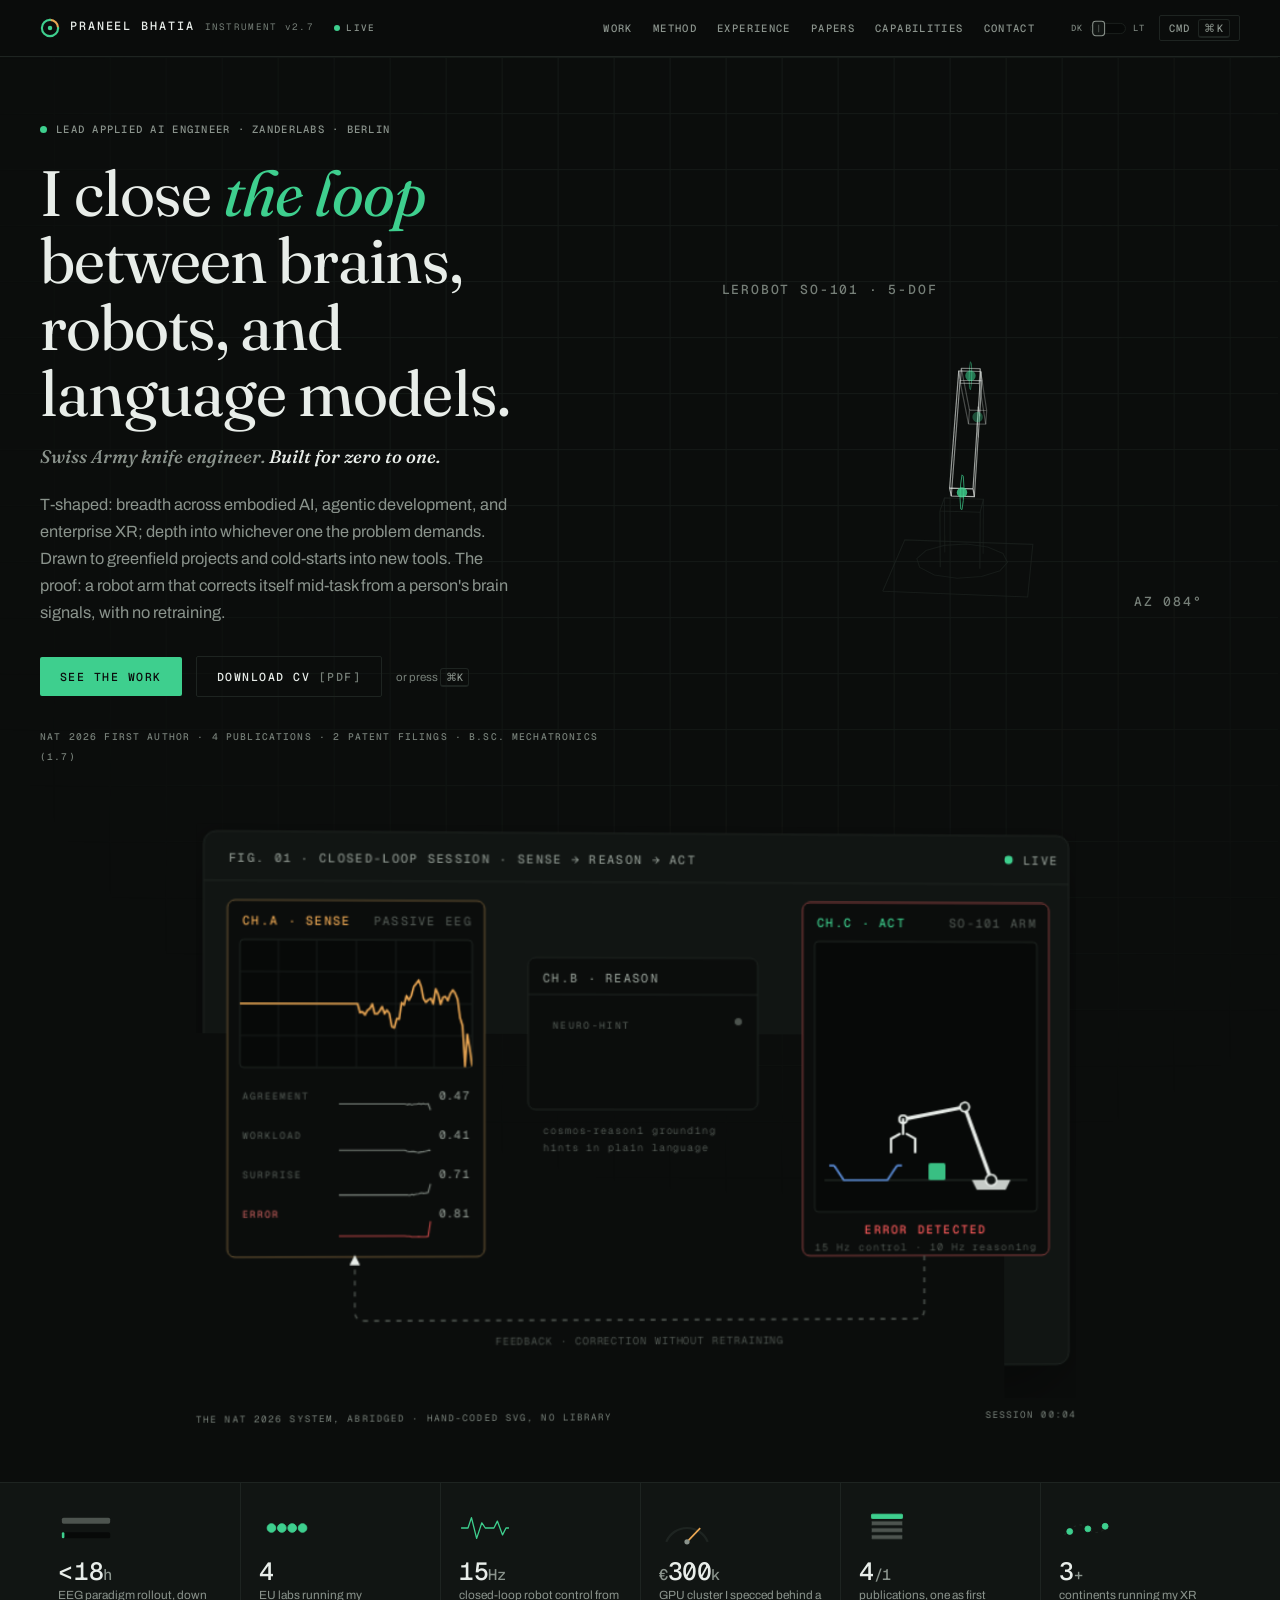
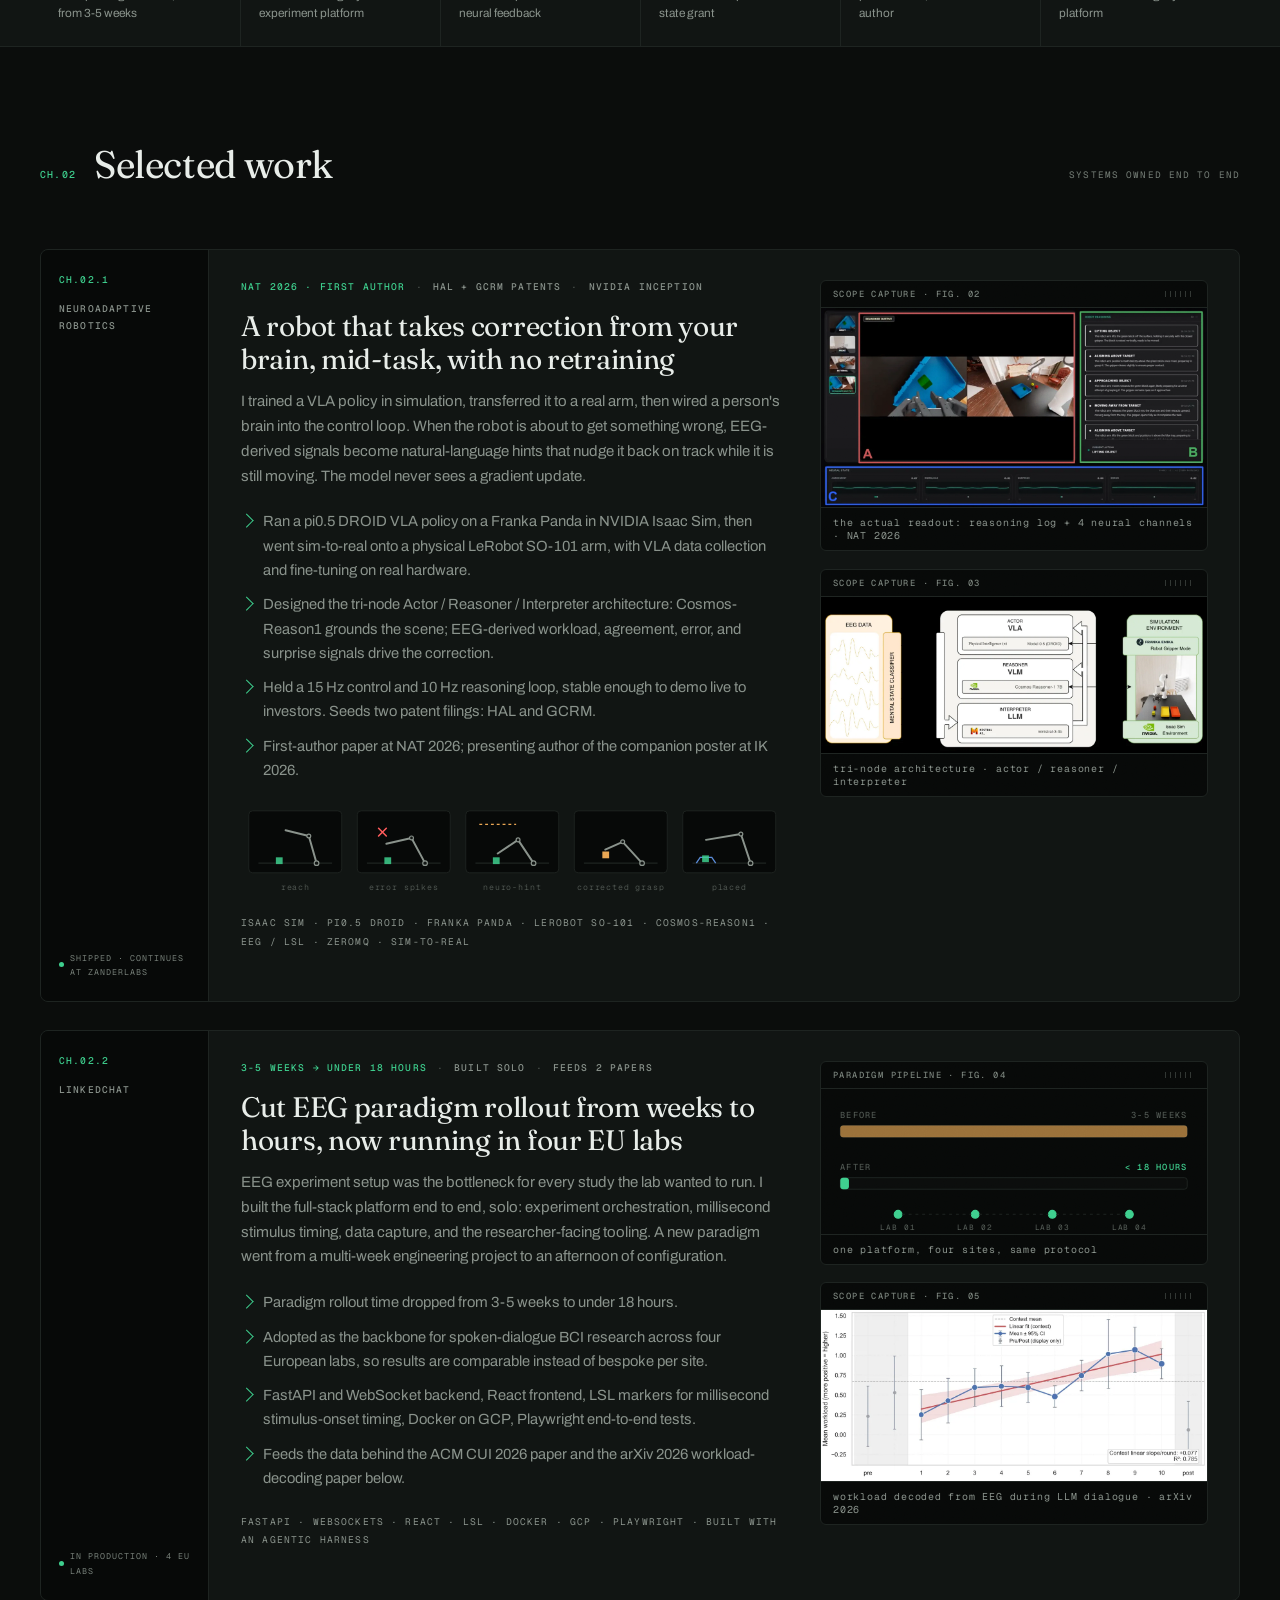
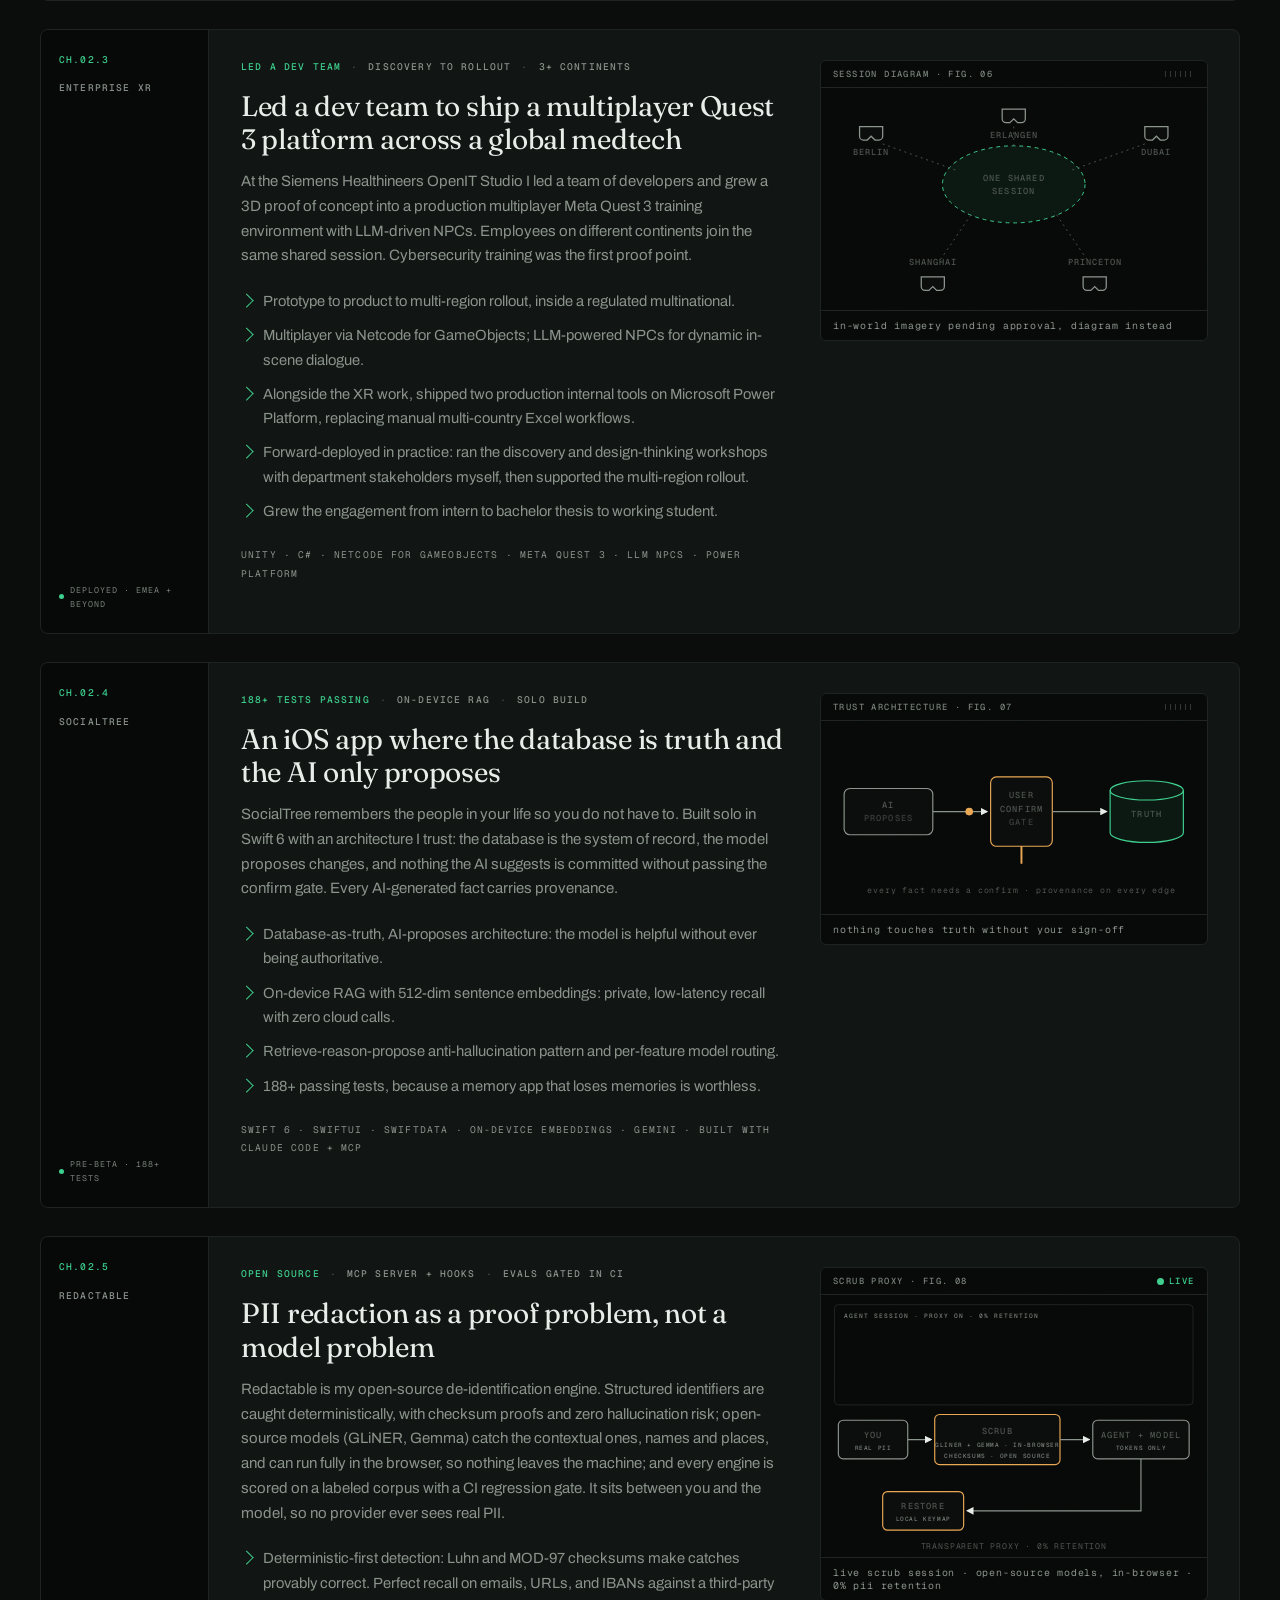
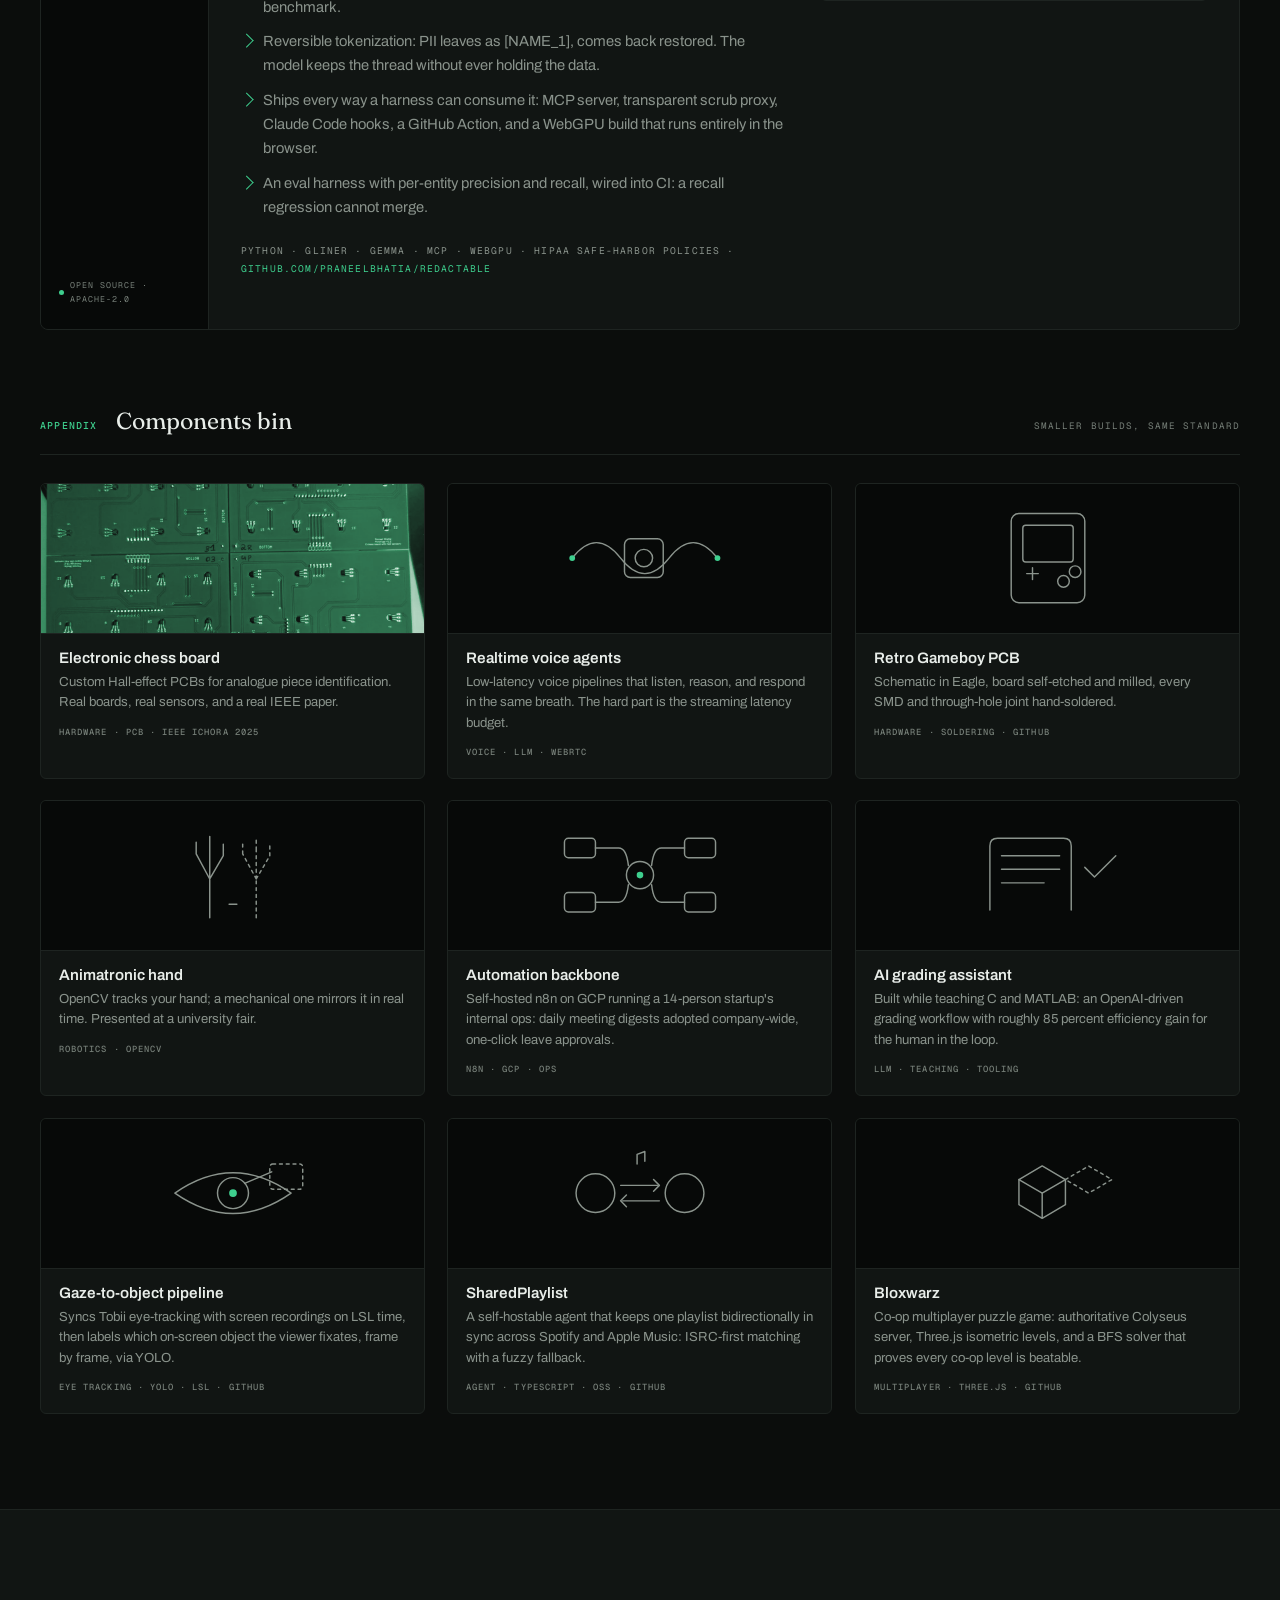
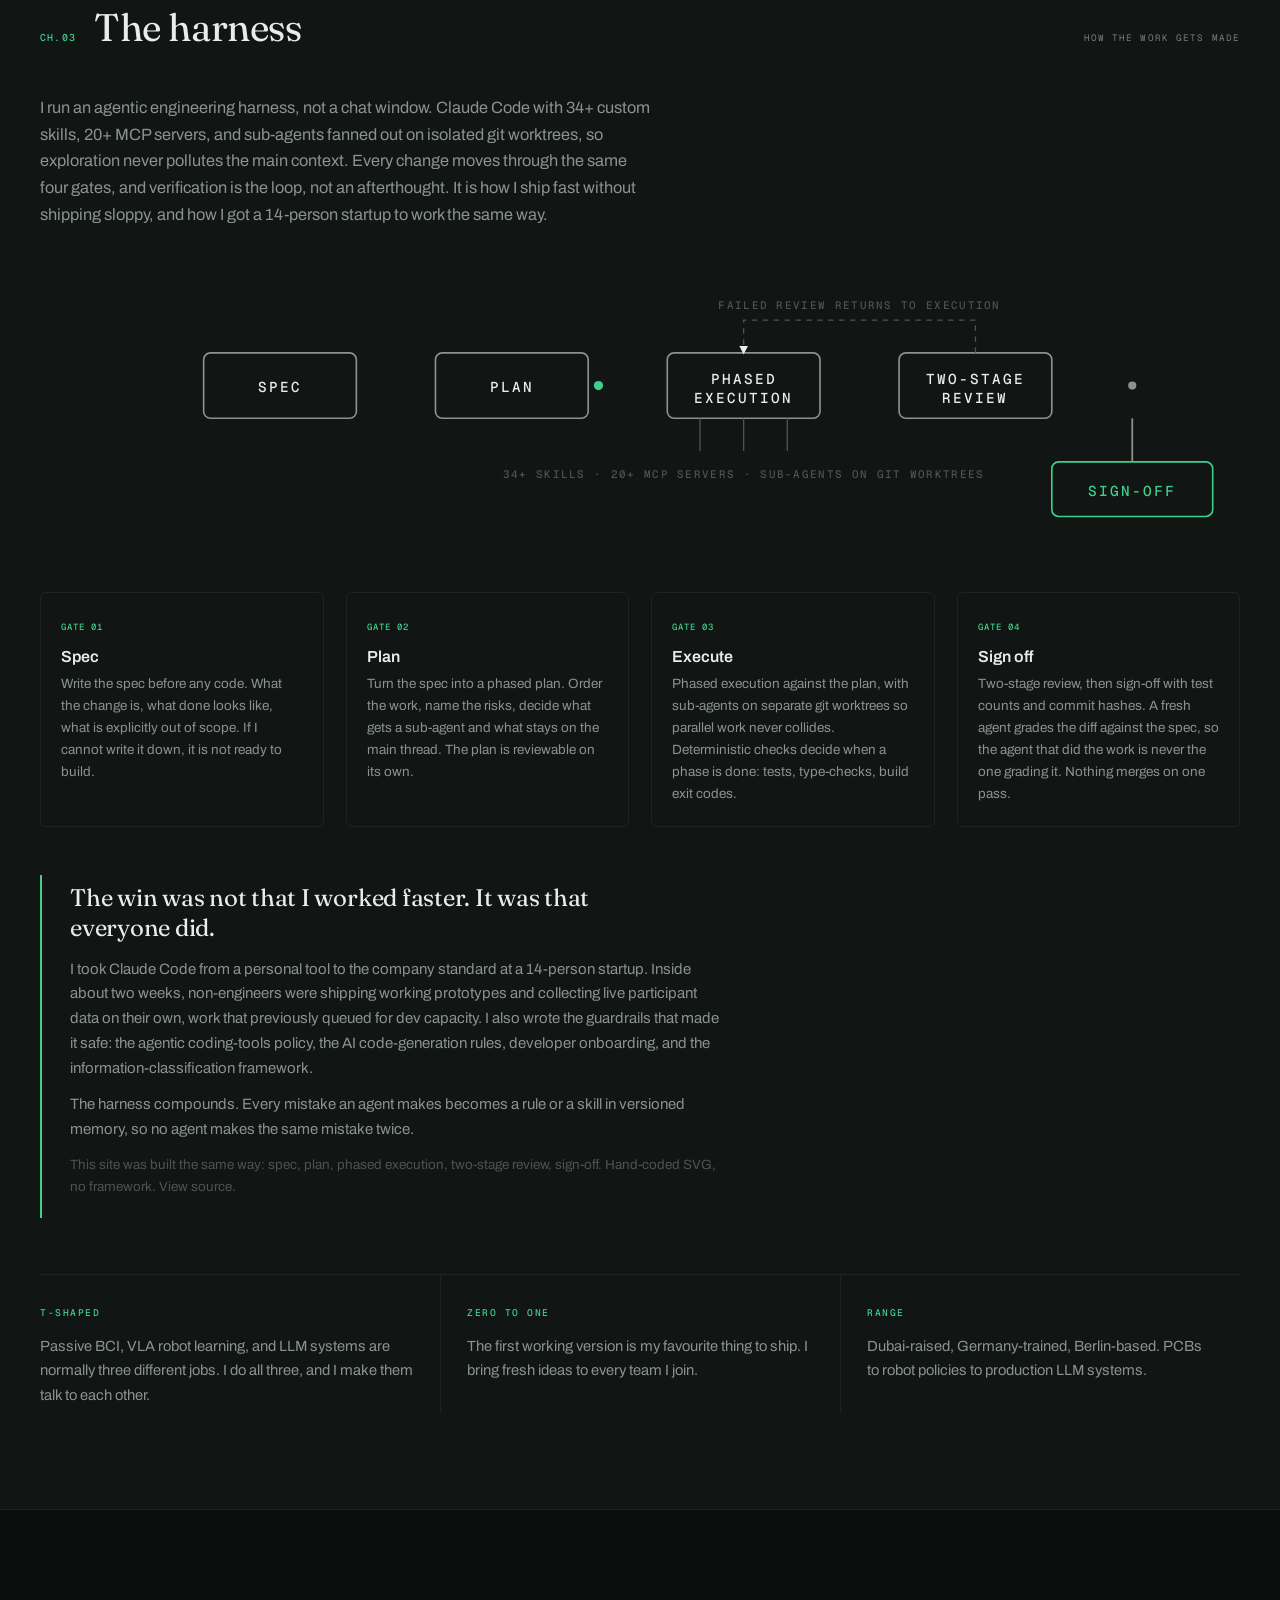
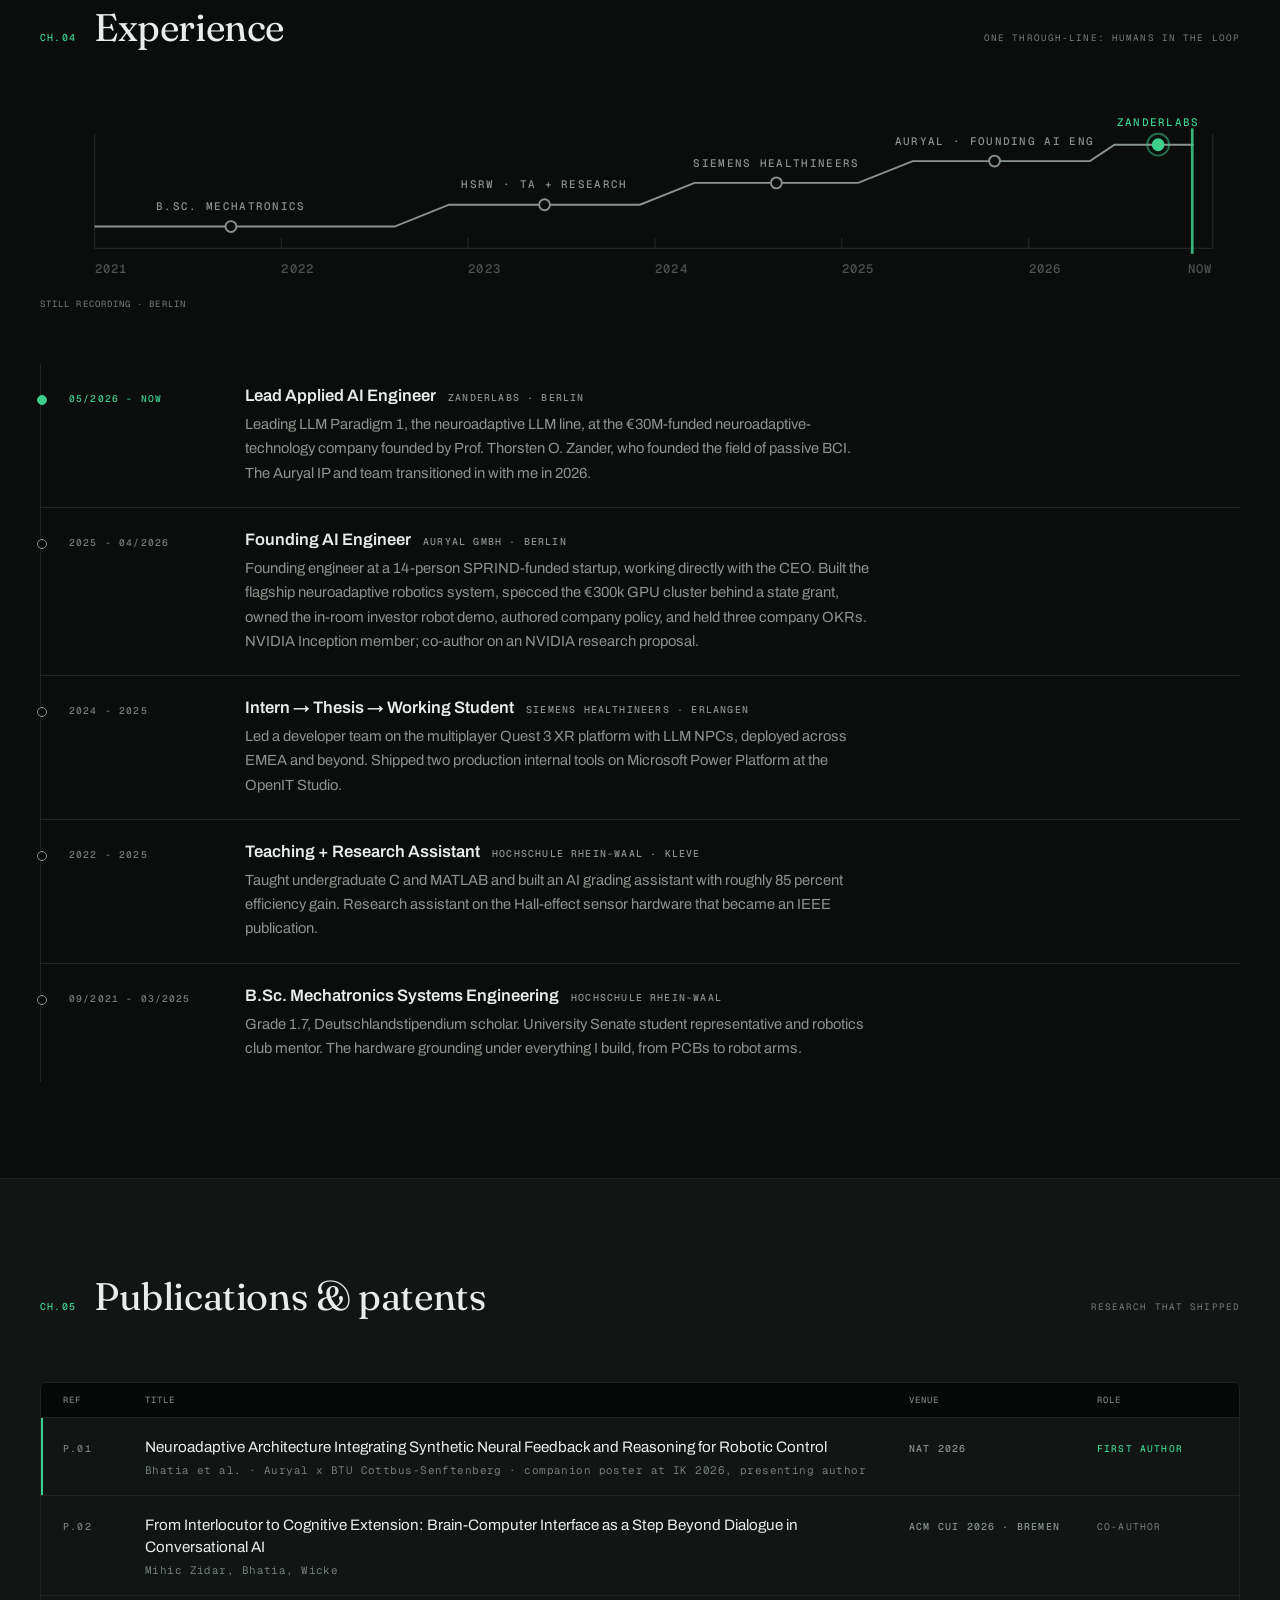
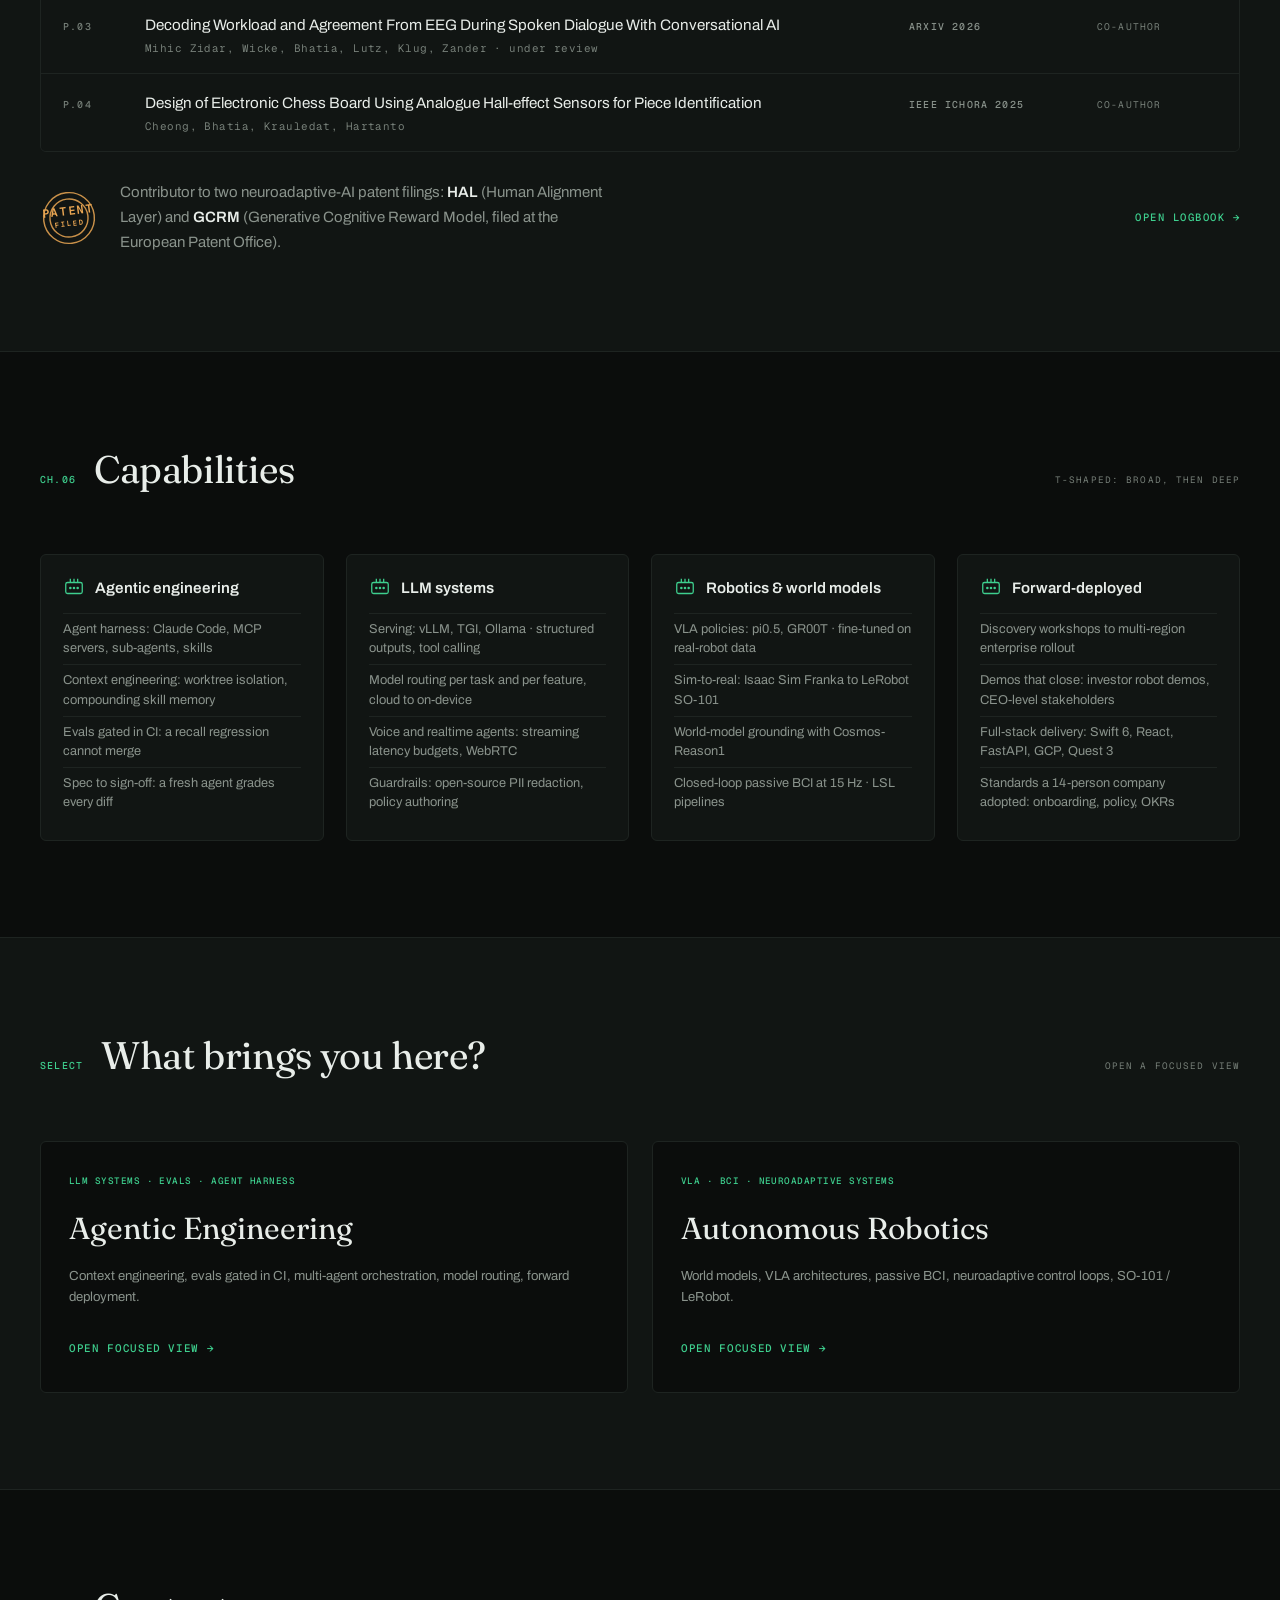
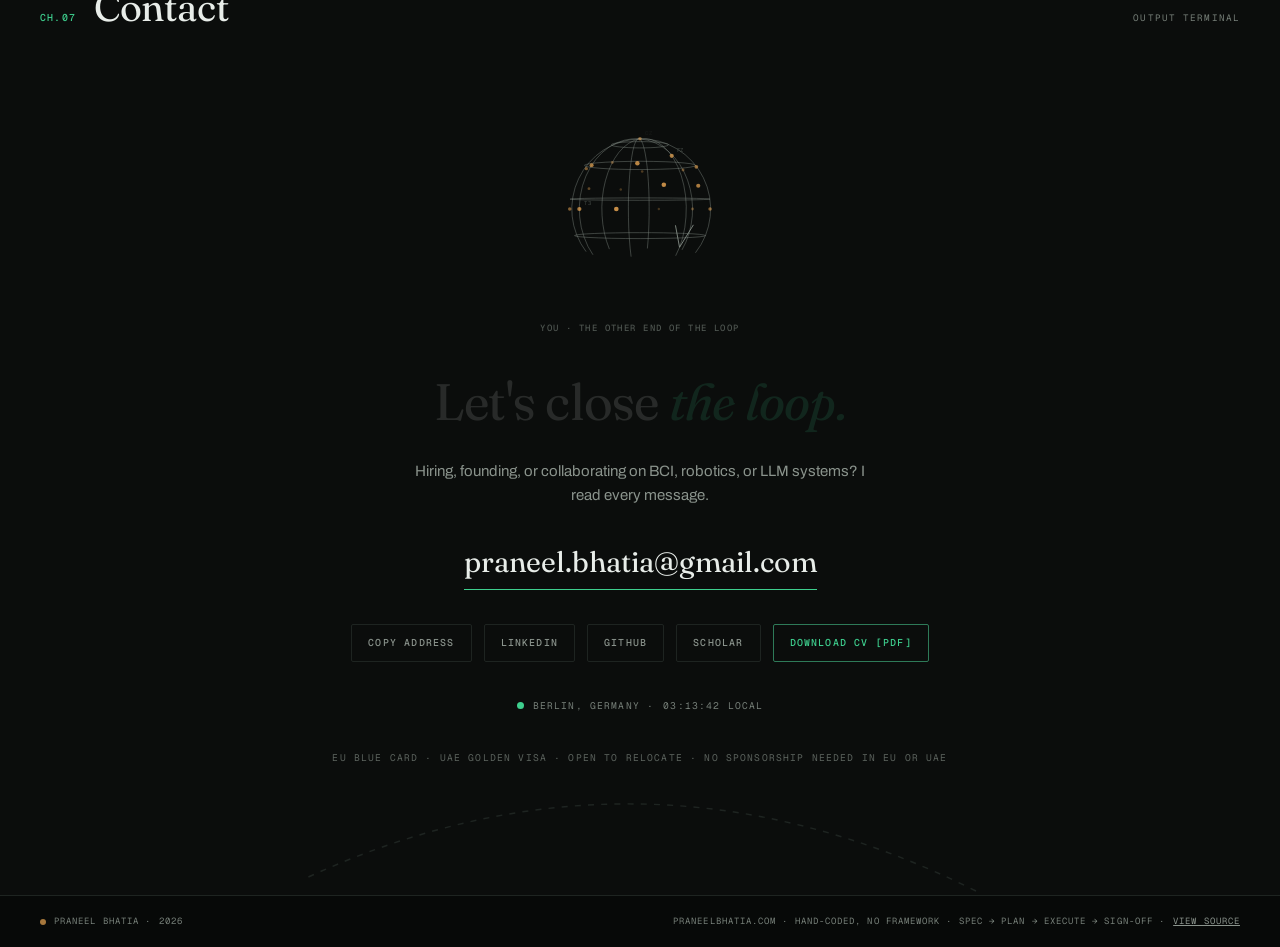
<file: instrument.html>
<!DOCTYPE html>
<html lang="en" data-theme="dark">
<head>
<meta charset="UTF-8">
<meta name="viewport" content="width=device-width, initial-scale=1.0">
<title>Praneel Bhatia · Lead Applied AI Engineer · BCI, Robotics, LLM Systems</title>
<meta name="description" content="Lead Applied AI Engineer at ZanderLabs, Berlin. Agentic engineering with evals gated in CI, LLM systems from serving to realtime voice, and robot learning from sim to real. First-author at NAT 2026; author of the open-source PII redaction engine Redactable.">
<meta property="og:title" content="Praneel Bhatia · Lead Applied AI Engineer">
<meta property="og:description" content="The robot corrects itself mid-task from a person's brain signals. No retraining. I work across passive BCI, VLA robotics, and LLM systems, and I make them one loop.">
<meta property="og:type" content="website">
<meta property="og:url" content="https://praneelbhatia.com/">
<meta property="og:image" content="https://praneelbhatia.com/images/cv_p1_img1.webp">
<meta name="theme-color" content="#0B0D0C">
<link rel="icon" href="data:image/svg+xml,%3Csvg xmlns='http://www.w3.org/2000/svg' viewBox='0 0 32 32'%3E%3Cpath d='M16 3 A13 13 0 0 1 29 16' fill='none' stroke='%23E9A653' stroke-width='3.4' stroke-linecap='round'/%3E%3Cpath d='M29 16 A13 13 0 1 1 16 3' fill='none' stroke='%233ECF8E' stroke-width='3.4' stroke-linecap='round'/%3E%3Ccircle cx='16' cy='16' r='4' fill='%233ECF8E'/%3E%3C/svg%3E">
<link rel="preconnect" href="https://fonts.googleapis.com">
<link rel="preconnect" href="https://fonts.gstatic.com" crossorigin>
<link href="https://fonts.googleapis.com/css2?family=Archivo:wght@400;500;600&family=Fraunces:ital,opsz,wght@0,9..144,400;0,9..144,600;1,9..144,400;1,9..144,600&family=Geist+Mono:wght@400;500&display=swap" rel="stylesheet">
<link rel="stylesheet" href="styles.css">
<script type="application/ld+json">
{
  "@context": "https://schema.org",
  "@type": "Person",
  "name": "Praneel Bhatia",
  "jobTitle": "Lead Applied AI Engineer",
  "worksFor": { "@type": "Organization", "name": "ZanderLabs" },
  "address": { "@type": "PostalAddress", "addressLocality": "Berlin", "addressCountry": "DE" },
  "url": "https://praneelbhatia.com/",
  "email": "mailto:praneel.bhatia@gmail.com",
  "sameAs": [
    "https://www.linkedin.com/in/praneelbhatia/",
    "https://github.com/PraneelBhatia",
    "https://scholar.google.com/citations?user=w1EwGCEAAAAJ&hl=en"
  ]
}
</script>
</head>
<body>
<a class="skip" href="#top">Skip to content</a>

<!-- shared SVG defs: duotone filter, arrowheads -->
<svg width="0" height="0" aria-hidden="true" focusable="false" style="position:absolute">
  <defs>
    <filter id="duo" color-interpolation-filters="sRGB">
      <feColorMatrix type="saturate" values="0"/>
      <feComponentTransfer>
        <feFuncR type="table" tableValues="0.043 0.22 0.92"/>
        <feFuncG type="table" tableValues="0.051 0.55 0.96"/>
        <feFuncB type="table" tableValues="0.047 0.38 0.93"/>
      </feComponentTransfer>
    </filter>
    <marker id="arr" viewBox="0 0 10 10" refX="8" refY="5" markerWidth="6.5" markerHeight="6.5" orient="auto-start-reverse">
      <path d="M0,0 L10,5 L0,10 z" fill="currentColor"/>
    </marker>
  </defs>
</svg>

<!-- boot overlay (activated by JS only) -->
<div class="boot" id="boot" hidden aria-hidden="true">
  <div class="boot-inner">
    <span class="boot-led"></span>
    <span class="boot-text" id="boot-text">POWERING ON</span>
  </div>
</div>

<!-- chart-recorder spine -->
<nav class="spine" id="spine" aria-label="Section navigation">
  <div class="spine-track">
    <div class="spine-head" id="spine-head"></div>
    <a href="#top" data-spy="top"><span>00</span><i>Top</i></a>
    <a href="#proof" data-spy="proof"><span>01</span><i>Proof</i></a>
    <a href="#work" data-spy="work"><span>02</span><i>Work</i></a>
    <a href="#method" data-spy="method"><span>03</span><i>Method</i></a>
    <a href="#experience" data-spy="experience"><span>04</span><i>Experience</i></a>
    <a href="#papers" data-spy="papers"><span>05</span><i>Papers</i></a>
    <a href="#capabilities" data-spy="capabilities"><span>06</span><i>Capabilities</i></a>
    <a href="#contact" data-spy="contact"><span>07</span><i>Contact</i></a>
  </div>
</nav>

<header class="nav" id="nav">
  <div class="wrap nav-inner">
    <a class="mark" href="#top" aria-label="Praneel Bhatia, top of page">
      <svg class="mark-loop" viewBox="0 0 32 32" width="20" height="20" aria-hidden="true">
        <path d="M16 3 A13 13 0 0 1 29 16" fill="none" class="mk-a" stroke-width="3.4" stroke-linecap="round"/>
        <path d="M29 16 A13 13 0 1 1 16 3" fill="none" class="mk-p" stroke-width="3.4" stroke-linecap="round"/>
        <circle cx="16" cy="16" r="3.6" class="mk-d"/>
      </svg>
      <span class="mark-name">PRANEEL&nbsp;BHATIA</span>
      <span class="mark-sub">INSTRUMENT&nbsp;v2.7</span>
    </a>
    <span class="nav-led" aria-hidden="true"><i></i>LIVE</span>
    <nav class="nav-links" aria-label="Primary">
      <a href="#work">Work</a>
      <a href="#method">Method</a>
      <a href="#experience">Experience</a>
      <a href="#papers">Papers</a>
      <a href="#capabilities">Capabilities</a>
      <a href="#contact">Contact</a>
    </nav>
    <div class="nav-actions">
      <button class="spdt" id="theme-switch" role="switch" aria-checked="true" aria-label="Color theme: dark">
        <span class="spdt-lab" aria-hidden="true">DK</span>
        <svg viewBox="0 0 44 20" width="38" height="17" aria-hidden="true">
          <rect x="1.5" y="4" width="41" height="12" rx="6" class="spdt-track"/>
          <g class="spdt-lever"><rect x="4" y="1.5" width="14" height="17" rx="3.5" class="spdt-knob"/><line x1="11" y1="5.5" x2="11" y2="14.5" class="spdt-ridge"/></g>
        </svg>
        <span class="spdt-lab" aria-hidden="true">LT</span>
      </button>
      <button class="icon-btn" id="palette-btn" aria-label="Open menu and command palette"><span class="pb-full">CMD <span class="kbd">&#8984;K</span></span><span class="pb-short">MENU</span></button>
    </div>
  </div>
</header>

<main>
<!-- ============================== HERO ============================== -->
<section class="hero" id="top">
  <div class="hero-grid-bg" aria-hidden="true"></div>
  <div class="wrap hero-grid">
    <div class="hero-copy">
      <p class="eyebrow boot-1"><span class="led-dot" aria-hidden="true"></span>Lead Applied AI Engineer &middot; ZanderLabs &middot; Berlin</p>
      <h1 class="boot-2">I close <span class="hl">the loop</span> between brains, robots, and language&nbsp;models.</h1>
      <p class="win-line boot-2">Swiss Army knife engineer. <span class="wl-strong">Built for zero to one.</span></p>
      <p class="hero-sub boot-3">T-shaped: breadth across embodied AI, agentic development, and enterprise XR; depth into whichever one the problem demands. Drawn to greenfield projects and cold-starts into new tools. The proof: a robot arm that corrects itself mid-task from a person's brain signals, with no retraining.</p>
      <div class="cta-row boot-3">
        <a class="btn-solid" href="#work">See the work</a>
        <a class="btn-ghost" href="Praneel_Bhatia_CV.pdf" download>Download CV <span class="u-dim">[PDF]</span></a>
        <span class="cta-hint">or press <span class="kbd">&#8984;K</span></span>
      </div>
      <p class="cred-strip boot-4">NAT 2026 FIRST AUTHOR &middot; 4 PUBLICATIONS &middot; 2 PATENT FILINGS &middot; B.SC. MECHATRONICS (1.7)</p>
    </div>

    <!-- A0 · THE SPECIMEN: live-projected SO-101, hand-built 3D, no WebGL -->
    <div class="hero-specimen boot-5" aria-hidden="true">
      <svg viewBox="-80 -64 160 112" id="turntable"></svg>
    </div>
  </div>

  <div class="wrap bench-row">
    <!-- A1 · THE LOOP BENCH -->
    <figure class="bench boot-5" id="bench" aria-label="Live diagram: a closed loop where EEG brain signals are decoded, reasoned over, and used to correct a robot arm mid-task without retraining">
      <svg viewBox="0 0 720 470" xmlns="http://www.w3.org/2000/svg" role="img" aria-hidden="true">
        <defs>
          <clipPath id="scope-clip"><rect x="34" y="94" width="188" height="104" rx="3"/></clipPath>
          <clipPath id="hint-clip"><rect x="288" y="150" width="148" height="64"/></clipPath>
        </defs>

        <!-- frame -->
        <rect x="6" y="6" width="708" height="436" rx="10" class="b-frame"/>
        <line x1="6" y1="46" x2="714" y2="46" class="b-line"/>
        <text x="26" y="31" class="b-label">FIG. 01 &middot; CLOSED-LOOP SESSION &middot; SENSE &#8594; REASON &#8594; ACT</text>
        <g id="bench-led">
          <circle cx="664" cy="26" r="3.4" class="b-led"/>
          <text x="676" y="30" class="b-label">LIVE</text>
        </g>

        <!-- SENSE well -->
        <g id="well-sense">
          <rect x="24" y="62" width="208" height="290" rx="6" class="b-well b-well-amber"/>
          <text x="36" y="82" class="b-label b-amber">CH.A &middot; SENSE</text>
          <text x="222" y="82" class="b-label b-dim" text-anchor="end">PASSIVE EEG</text>
          <rect x="34" y="94" width="188" height="104" rx="3" class="b-inset"/>
          <g class="b-grid">
            <line x1="34" y1="120" x2="222" y2="120"/><line x1="34" y1="146" x2="222" y2="146"/><line x1="34" y1="172" x2="222" y2="172"/>
            <line x1="65" y1="94" x2="65" y2="198"/><line x1="96" y1="94" x2="96" y2="198"/><line x1="128" y1="94" x2="128" y2="198"/><line x1="160" y1="94" x2="160" y2="198"/><line x1="191" y1="94" x2="191" y2="198"/>
          </g>
          <g clip-path="url(#scope-clip)">
            <path id="eeg-trace" class="b-trace" d="M34,146 L42,144 L50,150 L58,140 L66,148 L74,143 L82,152 L90,138 L98,147 L106,144 L114,150 L122,141 L130,148 L138,145 L146,151 L154,139 L162,146 L170,143 L178,149 L186,142 L194,147 L202,144 L210,150 L218,143 L222,146"/>
          </g>
          <!-- 4 neural channels, the real figure's channel set -->
          <g id="nch-agreement" class="nch" transform="translate(36,216)">
            <text x="0" y="8" class="b-chan">AGREEMENT</text>
            <path class="nch-spark" d="M78,16 H152"/>
            <text x="184" y="8" class="b-val" text-anchor="end">0.78</text>
          </g>
          <g id="nch-workload" class="nch" transform="translate(36,248)">
            <text x="0" y="8" class="b-chan">WORKLOAD</text>
            <path class="nch-spark" d="M78,16 H152"/>
            <text x="184" y="8" class="b-val" text-anchor="end">0.42</text>
          </g>
          <g id="nch-surprise" class="nch" transform="translate(36,280)">
            <text x="0" y="8" class="b-chan">SURPRISE</text>
            <path class="nch-spark" d="M78,16 H152"/>
            <text x="184" y="8" class="b-val" text-anchor="end">0.15</text>
          </g>
          <g id="nch-error" class="nch nch-red" transform="translate(36,312)">
            <text x="0" y="8" class="b-chan">ERROR</text>
            <path class="nch-spark" d="M78,16 H152"/>
            <text x="184" y="8" class="b-val" text-anchor="end">0.06</text>
          </g>
        </g>

        <!-- SENSE -> REASON -->
        <path d="M232,170 H264" class="b-wire" marker-end="url(#arr)"/>

        <!-- REASON node -->
        <g id="well-reason">
          <rect x="268" y="108" width="188" height="124" rx="6" class="b-well"/>
          <text x="280" y="128" class="b-label">CH.B &middot; REASON</text>
          <line x1="268" y1="138" x2="456" y2="138" class="b-line"/>
          <g clip-path="url(#hint-clip)">
            <text x="288" y="166" class="b-hint-label">NEURO-HINT</text>
            <text id="hint-1" x="288" y="186" class="b-hint"></text>
            <text id="hint-2" x="288" y="202" class="b-hint"></text>
          </g>
          <circle id="reason-dot" cx="440" cy="160" r="3" class="b-rdot"/>
          <text x="280" y="252" class="b-cap">cosmos-reason1 grounding</text>
          <text x="280" y="266" class="b-cap">hints in plain language</text>
        </g>

        <!-- REASON -> ACT -->
        <path d="M456,170 H488" class="b-wire" marker-end="url(#arr)"/>

        <!-- ACT well -->
        <g id="well-act">
          <rect x="492" y="62" width="204" height="290" rx="6" class="b-well b-well-phos"/>
          <text x="504" y="82" class="b-label b-phos">CH.C &middot; ACT</text>
          <text x="686" y="82" class="b-label b-dim" text-anchor="end">SO-101 ARM</text>
          <rect x="502" y="94" width="184" height="222" rx="3" class="b-inset"/>
          <!-- stage -->
          <line x1="510" y1="290" x2="678" y2="290" class="b-ground"/>
          <!-- tray (blue, like the real demo) -->
          <g id="tray">
            <path d="M518,278 L526,290 L562,290 L570,278" class="b-tray" fill="none"/>
            <line x1="518" y1="278" x2="514" y2="278" class="b-tray"/>
            <line x1="570" y1="278" x2="574" y2="278" class="b-tray"/>
          </g>
          <!-- green block -->
          <rect id="block" x="596" y="276" width="14" height="14" rx="1.5" class="b-block"/>
          <!-- arm: nested joints -->
          <g id="arm" transform="translate(648,290)">
            <path d="M-16,0 H16 L12,8 H-12 Z" class="b-arm-base"/>
            <g id="j1">
              <line x1="0" y1="0" x2="0" y2="-64" class="b-arm"/>
              <circle cx="0" cy="0" r="4.5" class="b-joint"/>
              <g id="j2" transform="translate(0,-64)">
                <line x1="0" y1="0" x2="0" y2="-52" class="b-arm"/>
                <circle cx="0" cy="0" r="3.8" class="b-joint"/>
                <g id="j3" transform="translate(0,-52)">
                  <circle cx="0" cy="0" r="3.2" class="b-joint"/>
                  <line x1="0" y1="0" x2="0" y2="-12" class="b-arm b-arm-thin"/>
                  <g id="grip" transform="translate(0,-12)">
                    <path id="grip-l" d="M0,0 L-7,-4 L-7,-15" class="b-arm b-arm-thin" fill="none"/>
                    <path id="grip-r" d="M0,0 L7,-4 L7,-15" class="b-arm b-arm-thin" fill="none"/>
                  </g>
                </g>
              </g>
            </g>
          </g>
          <text id="act-status" x="594" y="334" class="b-status" text-anchor="middle">REACHING</text>
          <text x="594" y="348" class="b-cap" text-anchor="middle">15 Hz control &middot; 10 Hz reasoning</text>
        </g>

        <!-- feedback wire: ACT -> SENSE, closes the loop -->
        <path id="fb-wire" d="M594,352 V396 Q594,404 586,404 H136 Q128,404 128,396 V352" class="b-wire b-wire-fb" marker-end="url(#arr)"/>
        <circle id="fb-pulse" r="3.4" class="b-pulse" opacity="0"/>
        <text x="360" y="424" class="b-cap" text-anchor="middle">FEEDBACK &middot; CORRECTION WITHOUT RETRAINING</text>
      </svg>
      <div class="probe" id="probe" aria-hidden="true" hidden></div>
      <figcaption class="bench-cap">
        <span>the NAT 2026 system, abridged &middot; hand-coded SVG, no library</span>
        <span id="bench-clock">SESSION 00:00</span>
      </figcaption>
    </figure>
  </div>
</section>

<!-- ============================== PROOF ============================== -->
<section class="proof" id="proof" aria-label="Proof points">
  <div class="wrap">
    <div class="gauges">
      <div class="gauge reveal" data-gauge="hours" role="group" aria-label="Under 18 hours: EEG paradigm rollout, down from 3-5 weeks">
        <svg viewBox="0 0 64 44" aria-hidden="true">
          <rect x="4" y="10" width="56" height="7" rx="2" class="g-bar-bg"/>
          <rect x="4" y="10" width="56" height="7" rx="2" class="g-bar g-bar-before"/>
          <rect x="4" y="27" width="56" height="7" rx="2" class="g-bar-bg"/>
          <rect x="4" y="27" width="3" height="7" rx="1.5" class="g-bar g-bar-after"/>
        </svg>
        <b><span class="count" data-to="18" data-prefix="&lt;&hairsp;">&lt;&hairsp;18</span><em>h</em></b>
        <span>EEG paradigm rollout, down from 3-5 weeks</span>
      </div>
      <div class="gauge reveal" data-gauge="labs" role="group" aria-label="4 EU labs running my experiment platform">
        <svg viewBox="0 0 64 44" aria-hidden="true">
          <g class="g-dots"><circle cx="14" cy="22" r="5"/><circle cx="26" cy="22" r="5"/><circle cx="38" cy="22" r="5"/><circle cx="50" cy="22" r="5"/></g>
        </svg>
        <b><span class="count" data-to="4">4</span></b>
        <span>EU labs running my experiment platform</span>
      </div>
      <div class="gauge reveal" data-gauge="hz" role="group" aria-label="15 hertz closed-loop robot control from neural feedback">
        <svg viewBox="0 0 64 44" aria-hidden="true">
          <path class="g-scope" d="M2,22 L10,22 L14,10 L20,34 L26,16 L30,22 L40,22 L44,14 L50,30 L54,22 L62,22"/>
        </svg>
        <b><span class="count" data-to="15">15</span><em>Hz</em></b>
        <span>closed-loop robot control from neural feedback</span>
      </div>
      <div class="gauge reveal" data-gauge="gpu" role="group" aria-label="300,000 euro GPU cluster I specced behind a state grant">
        <svg viewBox="0 0 64 44" aria-hidden="true">
          <path d="M8,38 A26 26 0 0 1 56,38" class="g-dial-track" fill="none"/>
          <line x1="32" y1="38" x2="32" y2="16" class="g-needle"/>
          <circle cx="32" cy="38" r="3" class="g-hub"/>
        </svg>
        <b><em class="pre">&euro;</em><span class="count" data-to="300">300</span><em>k</em></b>
        <span>GPU cluster I specced behind a state grant</span>
      </div>
      <div class="gauge reveal" data-gauge="pubs" role="group" aria-label="4 publications, one as first author">
        <svg viewBox="0 0 64 44" aria-hidden="true">
          <g class="g-stack"><rect x="14" y="30" width="36" height="5" rx="1"/><rect x="14" y="22" width="36" height="5" rx="1"/><rect x="14" y="14" width="36" height="5" rx="1"/><rect x="14" y="6" width="36" height="5" rx="1" class="g-stack-hot"/></g>
        </svg>
        <b><span class="count" data-to="4">4</span><em>/1</em></b>
        <span>publications, one as first author</span>
      </div>
      <div class="gauge reveal" data-gauge="continents" role="group" aria-label="3 or more continents running my XR platform">
        <svg viewBox="0 0 64 44" aria-hidden="true">
          <path d="M6,30 Q22,12 32,22 Q44,34 58,18" class="g-arc" fill="none"/>
          <g class="g-dots g-dots-sm"><circle cx="12" cy="26" r="3.4"/><circle cx="33" cy="23" r="3.4"/><circle cx="53" cy="20" r="3.4"/></g>
        </svg>
        <b><span class="count" data-to="3">3</span><em>+</em></b>
        <span>continents running my XR platform</span>
      </div>
    </div>
  </div>
</section>

<!-- ============================== WORK ============================== -->
<section class="sec" id="work">
  <div class="wrap">
    <div class="ch-head reveal">
      <span class="ch-no">CH.02</span>
      <h2>Selected work</h2>
      <span class="ch-note">SYSTEMS OWNED END TO END</span>
    </div>

    <!-- CS1 · Neuroadaptive robotics -->
    <article class="channel reveal" id="cs-robotics">
      <div class="chan-rail">
        <span class="chan-id">CH.02.1</span>
        <span class="chan-name">NEUROADAPTIVE ROBOTICS</span>
        <span class="chan-status"><i></i>SHIPPED &middot; CONTINUES AT ZANDERLABS</span>
      </div>
      <div class="chan-body">
        <div class="chan-text">
          <div class="tags">
            <span class="tag tag-hot">NAT 2026 &middot; first author</span>
            <span class="tag">HAL + GCRM patents</span>
            <span class="tag">NVIDIA Inception</span>
          </div>
          <h3>A robot that takes correction from your brain, mid-task, with no retraining</h3>
          <p>I trained a VLA policy in simulation, transferred it to a real arm, then wired a person's brain into the control loop. When the robot is about to get something wrong, EEG-derived signals become natural-language hints that nudge it back on track while it is still moving. The model never sees a gradient update.</p>
          <ul class="outcomes">
            <li>Ran a pi0.5 DROID VLA policy on a Franka Panda in NVIDIA Isaac Sim, then went sim-to-real onto a physical LeRobot SO-101 arm, with VLA data collection and fine-tuning on real hardware.</li>
            <li>Designed the tri-node Actor / Reasoner / Interpreter architecture: Cosmos-Reason1 grounds the scene; EEG-derived workload, agreement, error, and surprise signals drive the correction.</li>
            <li>Held a 15 Hz control and 10 Hz reasoning loop, stable enough to demo live to investors. Seeds two patent filings: HAL and GCRM.</li>
            <li>First-author paper at NAT 2026; presenting author of the companion poster at IK 2026.</li>
          </ul>
          <!-- A4 · motion study -->
          <div class="motion-study" id="motion-study" aria-label="Motion study: the five phases of the pick-and-place correction">
            <svg viewBox="0 0 560 92" aria-hidden="true">
              <g class="ms-frame" data-ms="0" transform="translate(8,6)">
                <rect x="0" y="0" width="96" height="64" rx="4"/>
                <line x1="10" y1="54" x2="86" y2="54" class="ms-ground"/>
                <g class="ms-arm"><line x1="70" y1="54" x2="62" y2="26"/><line x1="62" y1="26" x2="38" y2="20"/><circle cx="70" cy="54" r="2.4"/><circle cx="62" cy="26" r="2"/></g>
                <rect x="28" y="48" width="7" height="7" class="ms-block"/>
                <text x="48" y="82" text-anchor="middle">reach</text>
              </g>
              <g class="ms-frame" data-ms="1" transform="translate(120,6)">
                <rect x="0" y="0" width="96" height="64" rx="4"/>
                <line x1="10" y1="54" x2="86" y2="54" class="ms-ground"/>
                <g class="ms-arm"><line x1="70" y1="54" x2="56" y2="28"/><line x1="56" y1="28" x2="30" y2="34"/><circle cx="70" cy="54" r="2.4"/><circle cx="56" cy="28" r="2"/></g>
                <rect x="28" y="48" width="7" height="7" class="ms-block"/>
                <path class="ms-err" d="M22,18 L30,26 M30,18 L22,26"/>
                <text x="48" y="82" text-anchor="middle">error spikes</text>
              </g>
              <g class="ms-frame" data-ms="2" transform="translate(232,6)">
                <rect x="0" y="0" width="96" height="64" rx="4"/>
                <line x1="10" y1="54" x2="86" y2="54" class="ms-ground"/>
                <g class="ms-arm"><line x1="70" y1="54" x2="54" y2="30"/><line x1="54" y1="30" x2="33" y2="44"/><circle cx="70" cy="54" r="2.4"/><circle cx="54" cy="30" r="2"/></g>
                <rect x="28" y="48" width="7" height="7" class="ms-block"/>
                <path class="ms-hint" d="M14,14 H52" />
                <text x="48" y="82" text-anchor="middle">neuro-hint</text>
              </g>
              <g class="ms-frame" data-ms="3" transform="translate(344,6)">
                <rect x="0" y="0" width="96" height="64" rx="4"/>
                <line x1="10" y1="54" x2="86" y2="54" class="ms-ground"/>
                <g class="ms-arm"><line x1="70" y1="54" x2="50" y2="32"/><line x1="50" y1="32" x2="32" y2="40"/><circle cx="70" cy="54" r="2.4"/><circle cx="50" cy="32" r="2"/></g>
                <rect x="29" y="42" width="7" height="7" class="ms-block ms-block-held"/>
                <text x="48" y="82" text-anchor="middle">corrected grasp</text>
              </g>
              <g class="ms-frame" data-ms="4" transform="translate(456,6)">
                <rect x="0" y="0" width="96" height="64" rx="4"/>
                <line x1="10" y1="54" x2="86" y2="54" class="ms-ground"/>
                <g class="ms-arm"><line x1="70" y1="54" x2="60" y2="24"/><line x1="60" y1="24" x2="24" y2="30"/><circle cx="70" cy="54" r="2.4"/><circle cx="60" cy="24" r="2"/></g>
                <path d="M14,54 L18,48 L30,48 L34,54" class="ms-tray" fill="none"/>
                <rect x="20" y="46" width="7" height="7" class="ms-block"/>
                <text x="48" y="82" text-anchor="middle">placed</text>
              </g>
            </svg>
          </div>
          <p class="stack-line">isaac sim &middot; pi0.5 droid &middot; franka panda &middot; lerobot so-101 &middot; cosmos-reason1 &middot; eeg / lsl &middot; zeromq &middot; sim-to-real</p>
        </div>
        <div class="chan-media">
          <figure class="capture">
            <div class="capture-bar"><span>SCOPE CAPTURE &middot; FIG. 02</span><span class="cap-ticks" aria-hidden="true"></span></div>
            <img src="images/nat_p4_img2.webp" alt="The real closed-loop dashboard from the NAT 2026 paper: camera feeds, robot reasoning log, and four live neural-state traces" loading="lazy" width="1200" height="621">
            <figcaption>the actual readout: reasoning log + 4 neural channels &middot; NAT 2026</figcaption>
          </figure>
          <figure class="capture">
            <div class="capture-bar"><span>SCOPE CAPTURE &middot; FIG. 03</span><span class="cap-ticks" aria-hidden="true"></span></div>
            <img src="images/nat_p3_img1.webp" alt="System architecture figure from the NAT 2026 paper" loading="lazy" width="1200" height="675">
            <figcaption>tri-node architecture &middot; actor / reasoner / interpreter</figcaption>
          </figure>
        </div>
      </div>
    </article>

    <!-- CS2 · LINKedChat -->
    <article class="channel reveal" id="cs-linkedchat">
      <div class="chan-rail">
        <span class="chan-id">CH.02.2</span>
        <span class="chan-name">LINKEDCHAT</span>
        <span class="chan-status"><i></i>IN PRODUCTION &middot; 4 EU LABS</span>
      </div>
      <div class="chan-body">
        <div class="chan-text">
          <div class="tags">
            <span class="tag tag-hot">3-5 weeks &#8594; under 18 hours</span>
            <span class="tag">Built solo</span>
            <span class="tag">Feeds 2 papers</span>
          </div>
          <h3>Cut EEG paradigm rollout from weeks to hours, now running in four EU labs</h3>
          <p>EEG experiment setup was the bottleneck for every study the lab wanted to run. I built the full-stack platform end to end, solo: experiment orchestration, millisecond stimulus timing, data capture, and the researcher-facing tooling. A new paradigm went from a multi-week engineering project to an afternoon of configuration.</p>
          <ul class="outcomes">
            <li>Paradigm rollout time dropped from 3-5 weeks to under 18 hours.</li>
            <li>Adopted as the backbone for spoken-dialogue BCI research across four European labs, so results are comparable instead of bespoke per site.</li>
            <li>FastAPI and WebSocket backend, React frontend, LSL markers for millisecond stimulus-onset timing, Docker on GCP, Playwright end-to-end tests.</li>
            <li>Feeds the data behind the ACM CUI 2026 paper and the arXiv 2026 workload-decoding paper below.</li>
          </ul>
          <p class="stack-line">fastapi &middot; websockets &middot; react &middot; lsl &middot; docker &middot; gcp &middot; playwright &middot; built with an agentic harness</p>
        </div>
        <div class="chan-media">
          <!-- A5 · pipeline compression -->
          <figure class="capture capture-svg">
            <div class="capture-bar"><span>PARADIGM PIPELINE &middot; FIG. 04</span><span class="cap-ticks" aria-hidden="true"></span></div>
            <svg viewBox="0 0 400 150" class="viz" id="pipeline-viz" aria-hidden="true">
              <text x="20" y="30" class="v-label">BEFORE</text>
              <rect x="20" y="38" width="360" height="12" rx="3" class="v-bar-bg"/>
              <rect id="pipe-before" x="20" y="38" width="360" height="12" rx="3" class="v-bar v-bar-amber"/>
              <text x="380" y="30" class="v-label" text-anchor="end">3-5 WEEKS</text>
              <text x="20" y="84" class="v-label">AFTER</text>
              <rect x="20" y="92" width="360" height="12" rx="3" class="v-bar-bg"/>
              <rect id="pipe-after" x="20" y="92" width="9" height="12" rx="3" class="v-bar v-bar-phos"/>
              <text x="380" y="84" class="v-label v-phos" text-anchor="end">&lt; 18 HOURS</text>
              <g id="lab-nodes">
                <g class="lab"><circle cx="80" cy="130" r="4"/><text x="80" y="146" text-anchor="middle">LAB 01</text></g>
                <g class="lab"><circle cx="160" cy="130" r="4"/><text x="160" y="146" text-anchor="middle">LAB 02</text></g>
                <g class="lab"><circle cx="240" cy="130" r="4"/><text x="240" y="146" text-anchor="middle">LAB 03</text></g>
                <g class="lab"><circle cx="320" cy="130" r="4"/><text x="320" y="146" text-anchor="middle">LAB 04</text></g>
                <line x1="84" y1="130" x2="156" y2="130" class="lab-link"/>
                <line x1="164" y1="130" x2="236" y2="130" class="lab-link"/>
                <line x1="244" y1="130" x2="316" y2="130" class="lab-link"/>
              </g>
            </svg>
            <figcaption>one platform, four sites, same protocol</figcaption>
          </figure>
          <figure class="capture">
            <div class="capture-bar"><span>SCOPE CAPTURE &middot; FIG. 05</span><span class="cap-ticks" aria-hidden="true"></span></div>
            <img src="images/eeg_p5_img2.webp" alt="Workload decoding results: mean workload rising across contest rounds with confidence intervals" loading="lazy" width="1200" height="522">
            <figcaption>workload decoded from EEG during LLM dialogue &middot; arXiv 2026</figcaption>
          </figure>
        </div>
      </div>
    </article>

    <!-- CS3 · Siemens XR -->
    <article class="channel reveal" id="cs-xr">
      <div class="chan-rail">
        <span class="chan-id">CH.02.3</span>
        <span class="chan-name">ENTERPRISE XR</span>
        <span class="chan-status"><i></i>DEPLOYED &middot; EMEA + BEYOND</span>
      </div>
      <div class="chan-body">
        <div class="chan-text">
          <div class="tags">
            <span class="tag tag-hot">Led a dev team</span>
            <span class="tag">Discovery to rollout</span>
            <span class="tag">3+ continents</span>
          </div>
          <h3>Led a dev team to ship a multiplayer Quest 3 platform across a global medtech</h3>
          <p>At the Siemens Healthineers OpenIT Studio I led a team of developers and grew a 3D proof of concept into a production multiplayer Meta Quest 3 training environment with LLM-driven NPCs. Employees on different continents join the same shared session. Cybersecurity training was the first proof point.</p>
          <ul class="outcomes">
            <li>Prototype to product to multi-region rollout, inside a regulated multinational.</li>
            <li>Multiplayer via Netcode for GameObjects; LLM-powered NPCs for dynamic in-scene dialogue.</li>
            <li>Alongside the XR work, shipped two production internal tools on Microsoft Power Platform, replacing manual multi-country Excel workflows.</li>
            <li>Forward-deployed in practice: ran the discovery and design-thinking workshops with department stakeholders myself, then supported the multi-region rollout.</li>
            <li>Grew the engagement from intern to bachelor thesis to working student.</li>
          </ul>
          <p class="stack-line">unity &middot; c# &middot; netcode for gameobjects &middot; meta quest 3 &middot; llm npcs &middot; power platform</p>
        </div>
        <div class="chan-media">
          <figure class="capture capture-svg">
            <div class="capture-bar"><span>SESSION DIAGRAM &middot; FIG. 06</span><span class="cap-ticks" aria-hidden="true"></span></div>
            <svg viewBox="0 0 400 230" class="viz" id="xr-viz" aria-hidden="true">
              <ellipse cx="200" cy="100" rx="74" ry="40" class="v-session"/>
              <text x="200" y="96" text-anchor="middle" class="v-label">ONE SHARED</text>
              <text x="200" y="110" text-anchor="middle" class="v-label">SESSION</text>
              <g class="xr-node" transform="translate(52,40)"><path class="v-headset" d="M-12,0 h24 v10 a4 4 0 0 1 -4 4 h-4 l-4,-4 -4,4 h-4 a4 4 0 0 1 -4,-4 z"/><text y="30" text-anchor="middle">BERLIN</text></g>
              <g class="xr-node" transform="translate(200,22)"><path class="v-headset" d="M-12,0 h24 v10 a4 4 0 0 1 -4 4 h-4 l-4,-4 -4,4 h-4 a4 4 0 0 1 -4,-4 z"/><text y="30" text-anchor="middle">ERLANGEN</text></g>
              <g class="xr-node" transform="translate(348,40)"><path class="v-headset" d="M-12,0 h24 v10 a4 4 0 0 1 -4 4 h-4 l-4,-4 -4,4 h-4 a4 4 0 0 1 -4,-4 z"/><text y="30" text-anchor="middle">DUBAI</text></g>
              <g class="xr-node" transform="translate(116,196)"><path class="v-headset" d="M-12,0 h24 v10 a4 4 0 0 1 -4 4 h-4 l-4,-4 -4,4 h-4 a4 4 0 0 1 -4,-4 z"/><text y="-12" text-anchor="middle">SHANGHAI</text></g>
              <g class="xr-node" transform="translate(284,196)"><path class="v-headset" d="M-12,0 h24 v10 a4 4 0 0 1 -4 4 h-4 l-4,-4 -4,4 h-4 a4 4 0 0 1 -4,-4 z"/><text y="-12" text-anchor="middle">PRINCETON</text></g>
              <line x1="64" y1="58" x2="142" y2="86" class="xr-link"/>
              <line x1="200" y1="40" x2="200" y2="60" class="xr-link"/>
              <line x1="336" y1="58" x2="258" y2="86" class="xr-link"/>
              <line x1="124" y1="178" x2="158" y2="128" class="xr-link"/>
              <line x1="276" y1="178" x2="242" y2="128" class="xr-link"/>
            </svg>
            <figcaption>in-world imagery pending approval, diagram instead</figcaption>
          </figure>
        </div>
      </div>
    </article>

    <!-- CS4 · SocialTree -->
    <article class="channel reveal" id="cs-socialtree">
      <div class="chan-rail">
        <span class="chan-id">CH.02.4</span>
        <span class="chan-name">SOCIALTREE</span>
        <span class="chan-status"><i></i>PRE-BETA &middot; 188+ TESTS</span>
      </div>
      <div class="chan-body">
        <div class="chan-text">
          <div class="tags">
            <span class="tag tag-hot">188+ tests passing</span>
            <span class="tag">On-device RAG</span>
            <span class="tag">Solo build</span>
          </div>
          <h3>An iOS app where the database is truth and the AI only proposes</h3>
          <p>SocialTree remembers the people in your life so you do not have to. Built solo in Swift 6 with an architecture I trust: the database is the system of record, the model proposes changes, and nothing the AI suggests is committed without passing the confirm gate. Every AI-generated fact carries provenance.</p>
          <ul class="outcomes">
            <li>Database-as-truth, AI-proposes architecture: the model is helpful without ever being authoritative.</li>
            <li>On-device RAG with 512-dim sentence embeddings: private, low-latency recall with zero cloud calls.</li>
            <li>Retrieve-reason-propose anti-hallucination pattern and per-feature model routing.</li>
            <li>188+ passing tests, because a memory app that loses memories is worthless.</li>
          </ul>
          <p class="stack-line">swift 6 &middot; swiftui &middot; swiftdata &middot; on-device embeddings &middot; gemini &middot; built with claude code + mcp</p>
        </div>
        <div class="chan-media">
          <!-- A6 · DB gate -->
          <figure class="capture capture-svg">
            <div class="capture-bar"><span>TRUST ARCHITECTURE &middot; FIG. 07</span><span class="cap-ticks" aria-hidden="true"></span></div>
            <svg viewBox="0 0 400 200" class="viz" id="gate-viz" aria-hidden="true">
              <rect x="24" y="70" width="92" height="48" rx="6" class="v-node"/>
              <text x="70" y="90" text-anchor="middle" class="v-label">AI</text>
              <text x="70" y="104" text-anchor="middle" class="v-label v-dim">PROPOSES</text>
              <path d="M116,94 H172" class="v-wire" marker-end="url(#arr)"/>
              <g id="gate">
                <rect x="176" y="58" width="64" height="72" rx="6" class="v-node v-node-amber"/>
                <text x="208" y="80" text-anchor="middle" class="v-label">USER</text>
                <text x="208" y="94" text-anchor="middle" class="v-label">CONFIRM</text>
                <text x="208" y="108" text-anchor="middle" class="v-label v-dim">GATE</text>
                <line id="gate-bar" x1="208" y1="130" x2="208" y2="148" class="v-gate-bar"/>
              </g>
              <path d="M240,94 H296" class="v-wire" marker-end="url(#arr)"/>
              <g id="db">
                <path d="M300,72 a38 10 0 0 1 76,0 v44 a38 10 0 0 1 -76,0 z" class="v-db"/>
                <path d="M300,72 a38 10 0 0 0 76,0" class="v-db-lid"/>
                <text x="338" y="100" text-anchor="middle" class="v-label">TRUTH</text>
              </g>
              <circle id="gate-token" r="4" class="v-token" opacity="0"/>
              <text x="208" y="178" text-anchor="middle" class="v-cap">every fact needs a confirm &middot; provenance on every edge</text>
            </svg>
            <figcaption>nothing touches truth without your sign-off</figcaption>
          </figure>
        </div>
      </div>
    </article>


    <!-- CS5 · Redactable -->
    <article class="channel reveal" id="cs-redactable">
      <div class="chan-rail">
        <span class="chan-id">CH.02.5</span>
        <span class="chan-name">REDACTABLE</span>
        <span class="chan-status"><i></i>OPEN SOURCE &middot; APACHE-2.0</span>
      </div>
      <div class="chan-body">
        <div class="chan-text">
          <div class="tags">
            <span class="tag tag-hot">Open source</span>
            <span class="tag">MCP server + hooks</span>
            <span class="tag">Evals gated in CI</span>
          </div>
          <h3>PII redaction as a proof problem, not a model problem</h3>
          <p>Redactable is my open-source de-identification engine. Structured identifiers are caught deterministically, with checksum proofs and zero hallucination risk; open-source models (GLiNER, Gemma) catch the contextual ones, names and places, and can run fully in the browser, so nothing leaves the machine; and every engine is scored on a labeled corpus with a CI regression gate. It sits between you and the model, so no provider ever sees real PII.</p>
          <ul class="outcomes">
            <li>Deterministic-first detection: Luhn and MOD-97 checksums make catches provably correct. Perfect recall on emails, URLs, and IBANs against a third-party benchmark.</li>
            <li>Reversible tokenization: PII leaves as [NAME_1], comes back restored. The model keeps the thread without ever holding the data.</li>
            <li>Ships every way a harness can consume it: MCP server, transparent scrub proxy, Claude Code hooks, a GitHub Action, and a WebGPU build that runs entirely in the browser.</li>
            <li>An eval harness with per-entity precision and recall, wired into CI: a recall regression cannot merge.</li>
          </ul>
          <p class="stack-line">python &middot; gliner &middot; gemma &middot; mcp &middot; webgpu &middot; hipaa safe-harbor policies &middot; <a class="inline-link" href="https://github.com/PraneelBhatia/redactable" target="_blank" rel="noopener">github.com/praneelbhatia/redactable</a></p>
        </div>
        <div class="chan-media">
          <figure class="capture capture-svg">
            <div class="capture-bar"><span>SCRUB PROXY &middot; FIG. 08</span><span class="cap-live"><span class="led-dot" aria-hidden="true"></span>LIVE</span></div>
            <svg viewBox="0 0 400 272" class="viz" id="redact-viz" aria-hidden="true">
              <g class="rv-chat" id="rv-chat">
                <rect x="14" y="10" width="372" height="104" rx="4" class="b-inset"/>
                <text x="24" y="24" class="rv-tag">AGENT SESSION &middot; PROXY ON &middot; 0% RETENTION</text>
                <rect id="rv-pii1" class="rv-pii" x="0" y="0" width="0" height="12" rx="2"/>
                <rect id="rv-pii2" class="rv-pii" x="0" y="0" width="0" height="12" rx="2"/>
                <text id="rv-l1" x="24" y="40" class="rv-line"></text>
                <rect id="rv-caret" class="rv-caret" x="24" y="32" width="4" height="9" opacity="0"></rect>
                <text id="rv-l2" x="24" y="56" class="rv-line rv-dim"></text>
                <text id="rv-l3" x="24" y="72" class="rv-line rv-dim"></text>
                <text id="rv-l4" x="24" y="88" class="rv-line rv-dim"></text>
                <text id="rv-l5" x="24" y="104" class="rv-line"></text>
              </g>
              <rect x="18" y="130" width="72" height="40" rx="5" class="v-node"/>
              <text x="54" y="148" text-anchor="middle" class="v-label">YOU</text>
              <text x="54" y="161" text-anchor="middle" class="v-sub">REAL PII</text>
              <path id="rv-w1" d="M90,150 H114" class="v-wire" marker-end="url(#arr)"/>
              <g id="rv-scrub">
                <rect x="118" y="124" width="130" height="52" rx="5" class="v-node v-node-amber"/>
                <text x="183" y="144" text-anchor="middle" class="v-label">SCRUB</text>
                <text x="183" y="158" text-anchor="middle" class="v-sub">GLINER + GEMMA &middot; IN-BROWSER</text>
                <text x="183" y="169" text-anchor="middle" class="v-sub">CHECKSUMS &middot; OPEN SOURCE</text>
              </g>
              <path id="rv-w2" d="M248,150 H278" class="v-wire" marker-end="url(#arr)"/>
              <g id="rv-model">
                <rect x="282" y="130" width="100" height="40" rx="5" class="v-node"/>
                <text x="332" y="148" text-anchor="middle" class="v-label">AGENT + MODEL</text>
                <text x="332" y="161" text-anchor="middle" class="v-sub">TOKENS ONLY</text>
              </g>
              <path id="rv-w3" d="M332,170 V224 H152" class="v-wire" fill="none" marker-end="url(#arr)"/>
              <g id="rv-restore">
                <rect x="64" y="204" width="84" height="40" rx="5" class="v-node v-node-amber"/>
                <text x="106" y="222" text-anchor="middle" class="v-label">RESTORE</text>
                <text x="106" y="235" text-anchor="middle" class="v-sub">LOCAL KEYMAP</text>
              </g>
              <circle id="rv-packet" r="2.8" class="b-pulse" opacity="0"/>
              <text id="rv-status" x="200" y="264" text-anchor="middle" class="v-cap">TRANSPARENT PROXY &middot; 0% RETENTION</text>
            </svg>
            <figcaption>live scrub session &middot; open-source models, in-browser &middot; 0% pii retention</figcaption>
          </figure>
        </div>
      </div>
    </article>

    <!-- components bin -->
    <div class="bin">
      <div class="bin-head reveal"><span class="ch-no">APPENDIX</span><h3 class="bin-title">Components bin</h3><span class="ch-note">SMALLER BUILDS, SAME STANDARD</span></div>
      <div class="bin-grid">
        <a class="bin-item reveal" href="https://scholar.google.com/citations?user=w1EwGCEAAAAJ&hl=en" target="_blank" rel="noopener">
          <div class="bin-media"><img src="images/chess_p2_img1.webp" alt="Four custom-fabricated Hall-effect sensor PCBs for the electronic chess board" loading="lazy" width="1200" height="1242"></div>
          <h4>Electronic chess board</h4>
          <p>Custom Hall-effect PCBs for analogue piece identification. Real boards, real sensors, and a real IEEE paper.</p>
          <span class="bin-meta">HARDWARE &middot; PCB &middot; IEEE ICHORA 2025</span>
        </a>
        <div class="bin-item reveal">
          <div class="bin-media bin-media-svg">
            <svg viewBox="0 0 200 120" aria-hidden="true">
              <g class="bn-stroke">
                <path class="bn-wave" d="M30,60 Q55,28 80,60 T130,60 T180,60"/>
                <rect x="84" y="40" width="40" height="40" rx="6"/>
                <circle cx="104" cy="60" r="9"/>
              </g>
              <g class="bn-dots"><circle cx="30" cy="60" r="3"/><circle cx="180" cy="60" r="3"/></g>
            </svg>
          </div>
          <h4>Realtime voice agents</h4>
          <p>Low-latency voice pipelines that listen, reason, and respond in the same breath. The hard part is the streaming latency budget.</p>
          <span class="bin-meta">VOICE &middot; LLM &middot; WEBRTC</span>
        </div>
        <a class="bin-item reveal" href="https://github.com/PraneelBhatia/GameIT-Retro-Gameboy" target="_blank" rel="noopener">
          <div class="bin-media bin-media-svg">
            <svg viewBox="0 0 200 120" aria-hidden="true">
              <g class="bn-stroke">
                <rect x="62" y="14" width="76" height="92" rx="8"/>
                <rect x="74" y="26" width="52" height="38" rx="3"/>
                <circle cx="116" cy="84" r="6"/><circle cx="128" cy="74" r="6"/>
                <path d="M78,76 h12 M84,70 v12"/>
              </g>
              <rect class="gb-scan" x="76" y="28" width="48" height="2.5" rx="1"/>
            </svg>
          </div>
          <h4>Retro Gameboy PCB</h4>
          <p>Schematic in Eagle, board self-etched and milled, every SMD and through-hole joint hand-soldered.</p>
          <span class="bin-meta">HARDWARE &middot; SOLDERING &middot; GITHUB</span>
        </a>
        <div class="bin-item reveal">
          <div class="bin-media bin-media-svg">
            <svg viewBox="0 0 200 120" aria-hidden="true">
              <g class="bn-stroke">
                <path class="hand-a" d="M76,104 V64 M76,64 L62,38 M76,64 L76,34 M76,64 L90,40 M62,38 V26 M76,34 V20 M90,40 V28"/>
                <path class="bn-dash hand-b" d="M124,104 V64 M124,64 L110,38 M124,64 L124,34 M124,64 L138,40 M110,38 V26 M124,34 V20 M138,40 V28"/>
                <path d="M96,90 H104" />
              </g>
            </svg>
          </div>
          <h4>Animatronic hand</h4>
          <p>OpenCV tracks your hand; a mechanical one mirrors it in real time. Presented at a university fair.</p>
          <span class="bin-meta">ROBOTICS &middot; OPENCV</span>
        </div>
        <div class="bin-item reveal">
          <div class="bin-media bin-media-svg">
            <svg viewBox="0 0 200 120" aria-hidden="true">
              <g class="bn-stroke">
                <circle cx="100" cy="60" r="14"/>
                <rect x="22" y="22" width="32" height="20" rx="4"/><rect x="146" y="22" width="32" height="20" rx="4"/>
                <rect x="22" y="78" width="32" height="20" rx="4"/><rect x="146" y="78" width="32" height="20" rx="4"/>
                <path d="M54,32 H78 Q86,32 88,50 M146,32 H122 Q114,32 112,50 M54,88 H78 Q86,88 88,70 M146,88 H122 Q114,88 112,70"/>
              </g>
              <g class="bn-dots"><circle cx="100" cy="60" r="3.4"/></g>
              <circle class="bn-trav bn-trav-a" r="2.6"/>
              <circle class="bn-trav bn-trav-b" r="2.6"/>
            </svg>
          </div>
          <h4>Automation backbone</h4>
          <p>Self-hosted n8n on GCP running a 14-person startup's internal ops: daily meeting digests adopted company-wide, one-click leave approvals.</p>
          <span class="bin-meta">N8N &middot; GCP &middot; OPS</span>
        </div>
        <div class="bin-item reveal">
          <div class="bin-media bin-media-svg">
            <svg viewBox="0 0 200 120" aria-hidden="true">
              <g class="bn-stroke">
                <path d="M40,96 L40,30 Q40,22 48,22 L116,22 Q124,22 124,30 L124,96"/>
                <path d="M52,40 H112 M52,54 H112 M52,68 H96"/>
                <path d="M138,52 l10,10 l22,-22" class="bn-check"/>
              </g>
            </svg>
          </div>
          <h4>AI grading assistant</h4>
          <p>Built while teaching C and MATLAB: an OpenAI-driven grading workflow with roughly 85 percent efficiency gain for the human in the loop.</p>
          <span class="bin-meta">LLM &middot; TEACHING &middot; TOOLING</span>
        </div>
        <a class="bin-item reveal" href="https://github.com/AURYAL-DEV/eyetracking-overlay" target="_blank" rel="noopener">
          <div class="bin-media bin-media-svg">
            <svg viewBox="0 0 200 120" aria-hidden="true">
              <g class="bn-stroke">
                <path d="M40,60 Q100,18 160,60 Q100,102 40,60 Z"/>
                <circle cx="100" cy="60" r="16"/>
                <rect x="138" y="30" width="34" height="26" rx="3" class="bn-dash"/>
                <path d="M112,50 L140,38"/>
              </g>
              <g class="bn-dots"><circle cx="100" cy="60" r="4"/></g>
            </svg>
          </div>
          <h4>Gaze-to-object pipeline</h4>
          <p>Syncs Tobii eye-tracking with screen recordings on LSL time, then labels which on-screen object the viewer fixates, frame by frame, via YOLO.</p>
          <span class="bin-meta">EYE TRACKING &middot; YOLO &middot; LSL &middot; GITHUB</span>
        </a>
        <a class="bin-item reveal" href="https://github.com/PraneelBhatia/SharedPlaylist" target="_blank" rel="noopener">
          <div class="bin-media bin-media-svg">
            <svg viewBox="0 0 200 120" aria-hidden="true">
              <g class="bn-stroke">
                <circle cx="54" cy="60" r="20"/>
                <circle cx="146" cy="60" r="20"/>
                <path d="M80,52 H118 M120,68 H82" />
                <path d="M114,46 l6,6 l-6,6 M86,62 l-6,6 l6,6"/>
                <path d="M97,30 v-10 l8,-3 v10" />
              </g>
            </svg>
          </div>
          <h4>SharedPlaylist</h4>
          <p>A self-hostable agent that keeps one playlist bidirectionally in sync across Spotify and Apple Music: ISRC-first matching with a fuzzy fallback.</p>
          <span class="bin-meta">AGENT &middot; TYPESCRIPT &middot; OSS &middot; GITHUB</span>
        </a>
        <a class="bin-item reveal" href="https://github.com/PraneelBhatia/bloxwarz" target="_blank" rel="noopener">
          <div class="bin-media bin-media-svg">
            <svg viewBox="0 0 200 120" aria-hidden="true">
              <g class="bn-stroke">
                <path d="M70,46 l24,-14 l24,14 l-24,14 Z"/>
                <path d="M70,46 v26 l24,14 v-26 M118,46 v26 l-24,14"/>
                <path d="M118,46 l24,-14 l24,14 l-24,14 Z" class="bn-dash"/>
              </g>
            </svg>
          </div>
          <h4>Bloxwarz</h4>
          <p>Co-op multiplayer puzzle game: authoritative Colyseus server, Three.js isometric levels, and a BFS solver that proves every co-op level is beatable.</p>
          <span class="bin-meta">MULTIPLAYER &middot; THREE.JS &middot; GITHUB</span>
        </a>
      </div>
    </div>
  </div>
</section>

<!-- ============================== METHOD ============================== -->
<section class="sec sec-alt" id="method">
  <div class="wrap">
    <div class="ch-head reveal">
      <span class="ch-no">CH.03</span>
      <h2>The harness</h2>
      <span class="ch-note">HOW THE WORK GETS MADE</span>
    </div>
    <p class="sec-lead reveal">I run an agentic engineering harness, not a chat window. Claude Code with 34+ custom skills, 20+ MCP servers, and sub-agents fanned out on isolated git worktrees, so exploration never pollutes the main context. Every change moves through the same four gates, and verification is the loop, not an afterthought. It is how I ship fast without shipping sloppy, and how I got a 14-person startup to work the same way.</p>

    <!-- A7 · wiring schematic -->
    <figure class="schematic reveal" id="schematic" aria-label="Block diagram of the engineering method: spec, then plan, then phased execution, then two-stage review, then sign-off">
      <svg viewBox="0 0 880 200" aria-hidden="true">
        <path id="schem-wire" class="s-wire" d="M20,84 H860" />
        <g class="s-block"><rect x="120" y="60" width="112" height="48" rx="5"/><text x="176" y="89" text-anchor="middle">SPEC</text></g>
        <g class="s-block"><rect x="290" y="60" width="112" height="48" rx="5"/><text x="346" y="89" text-anchor="middle">PLAN</text></g>
        <g class="s-block"><rect x="460" y="60" width="112" height="48" rx="5"/><text x="516" y="83" text-anchor="middle">PHASED</text><text x="516" y="97" text-anchor="middle">EXECUTION</text></g>
        <g class="s-block"><rect x="630" y="60" width="112" height="48" rx="5"/><text x="686" y="83" text-anchor="middle">TWO-STAGE</text><text x="686" y="97" text-anchor="middle">REVIEW</text></g>
        <g class="s-block s-block-hot"><rect x="742" y="140" width="118" height="40" rx="5"/><text x="801" y="165" text-anchor="middle">SIGN-OFF</text></g>
        <path class="s-wire" d="M801,108 V140"/>
        <circle cx="801" cy="84" r="3" class="s-junction"/>
        <path class="s-wire" d="M801,84 V108" opacity="0"/>
        <!-- branches -->
        <path class="s-branch" d="M484,108 V132"/>
        <path class="s-branch" d="M516,108 V132"/>
        <path class="s-branch" d="M548,108 V132"/>
        <text x="516" y="152" text-anchor="middle" class="s-tag">34+ SKILLS &middot; 20+ MCP SERVERS &middot; SUB-AGENTS ON GIT WORKTREES</text>
        <!-- review loopback -->
        <path class="s-branch s-dash" d="M686,60 V36 H516 V60" marker-end="url(#arr)"/>
        <text x="601" y="28" text-anchor="middle" class="s-tag">FAILED REVIEW RETURNS TO EXECUTION</text>
        <circle id="schem-pulse" r="3.4" class="b-pulse" opacity="0"/>
      </svg>
    </figure>

    <div class="method-grid">
      <div class="step reveal"><span class="step-no">GATE 01</span><h4>Spec</h4><p>Write the spec before any code. What the change is, what done looks like, what is explicitly out of scope. If I cannot write it down, it is not ready to build.</p></div>
      <div class="step reveal"><span class="step-no">GATE 02</span><h4>Plan</h4><p>Turn the spec into a phased plan. Order the work, name the risks, decide what gets a sub-agent and what stays on the main thread. The plan is reviewable on its own.</p></div>
      <div class="step reveal"><span class="step-no">GATE 03</span><h4>Execute</h4><p>Phased execution against the plan, with sub-agents on separate git worktrees so parallel work never collides. Deterministic checks decide when a phase is done: tests, type-checks, build exit codes.</p></div>
      <div class="step reveal"><span class="step-no">GATE 04</span><h4>Sign off</h4><p>Two-stage review, then sign-off with test counts and commit hashes. A fresh agent grades the diff against the spec, so the agent that did the work is never the one grading it. Nothing merges on one pass.</p></div>
    </div>

    <div class="callout reveal">
      <p class="callout-lead">The win was not that I worked faster. It was that everyone&nbsp;did.</p>
      <p>I took Claude Code from a personal tool to the company standard at a 14-person startup. Inside about two weeks, non-engineers were shipping working prototypes and collecting live participant data on their own, work that previously queued for dev capacity. I also wrote the guardrails that made it safe: the agentic coding-tools policy, the AI code-generation rules, developer onboarding, and the information-classification framework.</p>
      <p>The harness compounds. Every mistake an agent makes becomes a rule or a skill in versioned memory, so no agent makes the same mistake twice.</p>
      <p class="callout-note">This site was built the same way: spec, plan, phased execution, two-stage review, sign-off. Hand-coded SVG, no framework. View source.</p>
    </div>

    <div class="principles reveal" aria-label="Operating principles">
      <div class="principle">
        <span class="pr-label">T-SHAPED</span>
        <p>Passive BCI, VLA robot learning, and LLM systems are normally three different jobs. I do all three, and I make them talk to each other.</p>
      </div>
      <div class="principle">
        <span class="pr-label">ZERO TO ONE</span>
        <p>The first working version is my favourite thing to ship. I bring fresh ideas to every team I join.</p>
      </div>
      <div class="principle">
        <span class="pr-label">RANGE</span>
        <p>Dubai-raised, Germany-trained, Berlin-based. PCBs to robot policies to production LLM systems.</p>
      </div>
    </div>
  </div>
</section>

<!-- ============================== EXPERIENCE ============================== -->
<section class="sec" id="experience">
  <div class="wrap">
    <div class="ch-head reveal">
      <span class="ch-no">CH.04</span>
      <h2>Experience</h2>
      <span class="ch-note">ONE THROUGH-LINE: HUMANS IN THE LOOP</span>
    </div>

    <!-- A9 · chart recorder -->
    <figure class="recorder reveal" aria-label="Career timeline plotted as a chart-recorder strip from 2021 to now">
      <svg viewBox="0 0 880 130" aria-hidden="true">
        <g class="r-grid">
          <line x1="40" y1="100" x2="860" y2="100"/>
          <line x1="40" y1="16" x2="40" y2="100"/><line x1="177" y1="92" x2="177" y2="100"/><line x1="314" y1="92" x2="314" y2="100"/><line x1="451" y1="92" x2="451" y2="100"/><line x1="588" y1="92" x2="588" y2="100"/><line x1="725" y1="92" x2="725" y2="100"/><line x1="860" y1="16" x2="860" y2="100"/>
        </g>
        <g class="r-ticks">
          <text x="40" y="118">2021</text><text x="177" y="118">2022</text><text x="314" y="118">2023</text><text x="451" y="118">2024</text><text x="588" y="118">2025</text><text x="725" y="118">2026</text><text x="860" y="118" text-anchor="end">NOW</text>
        </g>
        <path class="r-line" d="M40,84 H260 L300,68 H440 L480,52 H600 L640,36 H770 L788,24 H846"/>
        <g class="r-marks">
          <g transform="translate(140,84)"><circle r="4"/><text y="-12" text-anchor="middle">B.SC. MECHATRONICS</text></g>
          <g transform="translate(370,68)"><circle r="4"/><text y="-12" text-anchor="middle">HSRW &middot; TA + RESEARCH</text></g>
          <g transform="translate(540,52)"><circle r="4"/><text y="-12" text-anchor="middle">SIEMENS HEALTHINEERS</text></g>
          <g transform="translate(700,36)"><circle r="4"/><text y="-12" text-anchor="middle">AURYAL &middot; FOUNDING AI ENG</text></g>
          <g class="r-now" transform="translate(820,24)"><circle r="4"/><circle r="8" class="r-ring"/><text y="-14" text-anchor="middle">ZANDERLABS</text></g>
        </g>
        <rect id="r-playhead" x="844" y="12" width="2" height="92" class="r-playhead"/>
      </svg>
      <figcaption class="recorder-cap">STILL RECORDING &middot; BERLIN</figcaption>
    </figure>

    <div class="timeline">
      <div class="t-item t-now reveal">
        <span class="t-date">05/2026 - NOW</span>
        <div class="t-body">
          <h4>Lead Applied AI Engineer <span class="t-org">ZanderLabs &middot; Berlin</span></h4>
          <p>Leading LLM Paradigm 1, the neuroadaptive LLM line, at the &euro;30M-funded neuroadaptive-technology company founded by Prof. Thorsten O. Zander, who founded the field of passive BCI. The Auryal IP and team transitioned in with me in 2026.</p>
        </div>
      </div>
      <div class="t-item reveal">
        <span class="t-date">2025 - 04/2026</span>
        <div class="t-body">
          <h4>Founding AI Engineer <span class="t-org">Auryal GmbH &middot; Berlin</span></h4>
          <p>Founding engineer at a 14-person SPRIND-funded startup, working directly with the CEO. Built the flagship neuroadaptive robotics system, specced the &euro;300k GPU cluster behind a state grant, owned the in-room investor robot demo, authored company policy, and held three company OKRs. NVIDIA Inception member; co-author on an NVIDIA research proposal.</p>
        </div>
      </div>
      <div class="t-item reveal">
        <span class="t-date">2024 - 2025</span>
        <div class="t-body">
          <h4>Intern &#8594; Thesis &#8594; Working Student <span class="t-org">Siemens Healthineers &middot; Erlangen</span></h4>
          <p>Led a developer team on the multiplayer Quest 3 XR platform with LLM NPCs, deployed across EMEA and beyond. Shipped two production internal tools on Microsoft Power Platform at the OpenIT Studio.</p>
        </div>
      </div>
      <div class="t-item reveal">
        <span class="t-date">2022 - 2025</span>
        <div class="t-body">
          <h4>Teaching + Research Assistant <span class="t-org">Hochschule Rhein-Waal &middot; Kleve</span></h4>
          <p>Taught undergraduate C and MATLAB and built an AI grading assistant with roughly 85 percent efficiency gain. Research assistant on the Hall-effect sensor hardware that became an IEEE publication.</p>
        </div>
      </div>
      <div class="t-item reveal">
        <span class="t-date">09/2021 - 03/2025</span>
        <div class="t-body">
          <h4>B.Sc. Mechatronics Systems Engineering <span class="t-org">Hochschule Rhein-Waal</span></h4>
          <p>Grade 1.7, Deutschlandstipendium scholar. University Senate student representative and robotics club mentor. The hardware grounding under everything I build, from PCBs to robot arms.</p>
        </div>
      </div>
    </div>
  </div>
</section>

<!-- ============================== PAPERS ============================== -->
<section class="sec sec-alt" id="papers">
  <div class="wrap">
    <div class="ch-head reveal">
      <span class="ch-no">CH.05</span>
      <h2>Publications &amp; patents</h2>
      <span class="ch-note">RESEARCH THAT SHIPPED</span>
    </div>
    <div class="logbook reveal">
      <div class="log-row log-head">
        <span>REF</span><span>TITLE</span><span>VENUE</span><span>ROLE</span>
      </div>
      <div class="log-row log-hot">
        <span class="log-ref">P.01</span>
        <span class="log-title">Neuroadaptive Architecture Integrating Synthetic Neural Feedback and Reasoning for Robotic Control<em>Bhatia et al. &middot; Auryal x BTU Cottbus-Senftenberg &middot; companion poster at IK 2026, presenting author</em></span>
        <span class="log-venue">NAT 2026</span>
        <span class="log-role"><b>FIRST AUTHOR</b></span>
      </div>
      <div class="log-row">
        <span class="log-ref">P.02</span>
        <span class="log-title">From Interlocutor to Cognitive Extension: Brain-Computer Interface as a Step Beyond Dialogue in Conversational AI<em>Mihic Zidar, Bhatia, Wicke</em></span>
        <span class="log-venue">ACM CUI 2026 &middot; Bremen</span>
        <span class="log-role">CO-AUTHOR</span>
      </div>
      <div class="log-row">
        <span class="log-ref">P.03</span>
        <span class="log-title">Decoding Workload and Agreement From EEG During Spoken Dialogue With Conversational AI<em>Mihic Zidar, Wicke, Bhatia, Lutz, Klug, Zander &middot; under review</em></span>
        <span class="log-venue">arXiv 2026</span>
        <span class="log-role">CO-AUTHOR</span>
      </div>
      <div class="log-row">
        <span class="log-ref">P.04</span>
        <span class="log-title">Design of Electronic Chess Board Using Analogue Hall-effect Sensors for Piece Identification<em>Cheong, Bhatia, Krauledat, Hartanto</em></span>
        <span class="log-venue">IEEE ICHORA 2025</span>
        <span class="log-role">CO-AUTHOR</span>
      </div>
    </div>
    <div class="patent-row reveal">
      <svg class="stamp" viewBox="0 0 64 64" aria-hidden="true">
        <circle cx="32" cy="32" r="28" fill="none"/>
        <circle cx="32" cy="32" r="21" fill="none"/>
        <text x="32" y="29" text-anchor="middle">PATENT</text>
        <text x="32" y="41" text-anchor="middle" class="stamp-sub">FILED</text>
      </svg>
      <p>Contributor to two neuroadaptive-AI patent filings: <b>HAL</b> (Human Alignment Layer) and <b>GCRM</b> (Generative Cognitive Reward Model, filed at the European Patent Office).</p>
      <a class="log-link" href="https://scholar.google.com/citations?user=w1EwGCEAAAAJ&hl=en" target="_blank" rel="noopener">OPEN LOGBOOK &#8594;</a>
    </div>
  </div>
</section>

<!-- ============================== CAPABILITIES ============================== -->
<section class="sec" id="capabilities">
  <div class="wrap">
    <div class="ch-head reveal">
      <span class="ch-no">CH.06</span>
      <h2>Capabilities</h2>
      <span class="ch-note">T-SHAPED: BROAD, THEN DEEP</span>
    </div>
    <div class="caps">
      <div class="cap reveal">
        <div class="cap-head">
          <svg viewBox="0 0 24 24" aria-hidden="true"><g class="pin"><rect x="3" y="6" width="18" height="12" rx="2"/><line x1="8" y1="6" x2="8" y2="2"/><line x1="12" y1="6" x2="12" y2="2"/><line x1="16" y1="6" x2="16" y2="2"/><circle cx="8" cy="12" r="1.4"/><circle cx="12" cy="12" r="1.4"/><circle cx="16" cy="12" r="1.4"/></g></svg>
          <h4>Agentic engineering</h4>
        </div>
        <ul>
          <li>Agent harness: Claude Code, MCP servers, sub-agents, skills</li>
          <li>Context engineering: worktree isolation, compounding skill memory</li>
          <li>Evals gated in CI: a recall regression cannot merge</li>
          <li>Spec to sign-off: a fresh agent grades every diff</li>
        </ul>
      </div>
      <div class="cap reveal">
        <div class="cap-head">
          <svg viewBox="0 0 24 24" aria-hidden="true"><g class="pin"><rect x="3" y="6" width="18" height="12" rx="2"/><line x1="8" y1="6" x2="8" y2="2"/><line x1="12" y1="6" x2="12" y2="2"/><line x1="16" y1="6" x2="16" y2="2"/><circle cx="8" cy="12" r="1.4"/><circle cx="12" cy="12" r="1.4"/><circle cx="16" cy="12" r="1.4"/></g></svg>
          <h4>LLM systems</h4>
        </div>
        <ul>
          <li>Serving: vLLM, TGI, Ollama &middot; structured outputs, tool calling</li>
          <li>Model routing per task and per feature, cloud to on-device</li>
          <li>Voice and realtime agents: streaming latency budgets, WebRTC</li>
          <li>Guardrails: open-source PII redaction, policy authoring</li>
        </ul>
      </div>
      <div class="cap reveal">
        <div class="cap-head">
          <svg viewBox="0 0 24 24" aria-hidden="true"><g class="pin"><rect x="3" y="6" width="18" height="12" rx="2"/><line x1="8" y1="6" x2="8" y2="2"/><line x1="12" y1="6" x2="12" y2="2"/><line x1="16" y1="6" x2="16" y2="2"/><circle cx="8" cy="12" r="1.4"/><circle cx="12" cy="12" r="1.4"/><circle cx="16" cy="12" r="1.4"/></g></svg>
          <h4>Robotics &amp; world models</h4>
        </div>
        <ul>
          <li>VLA policies: pi0.5, GR00T &middot; fine-tuned on real-robot data</li>
          <li>Sim-to-real: Isaac Sim Franka to LeRobot SO-101</li>
          <li>World-model grounding with Cosmos-Reason1</li>
          <li>Closed-loop passive BCI at 15 Hz &middot; LSL pipelines</li>
        </ul>
      </div>
      <div class="cap reveal">
        <div class="cap-head">
          <svg viewBox="0 0 24 24" aria-hidden="true"><g class="pin"><rect x="3" y="6" width="18" height="12" rx="2"/><line x1="8" y1="6" x2="8" y2="2"/><line x1="12" y1="6" x2="12" y2="2"/><line x1="16" y1="6" x2="16" y2="2"/><circle cx="8" cy="12" r="1.4"/><circle cx="12" cy="12" r="1.4"/><circle cx="16" cy="12" r="1.4"/></g></svg>
          <h4>Forward-deployed</h4>
        </div>
        <ul>
          <li>Discovery workshops to multi-region enterprise rollout</li>
          <li>Demos that close: investor robot demos, CEO-level stakeholders</li>
          <li>Full-stack delivery: Swift 6, React, FastAPI, GCP, Quest 3</li>
          <li>Standards a 14-person company adopted: onboarding, policy, OKRs</li>
        </ul>
      </div>
    </div>
  </div>
</section>

<!-- ============================== LENS SELECTOR ============================== -->
<section class="sec sec-alt" id="lens">
  <div class="wrap">
    <div class="ch-head reveal">
      <span class="ch-no">SELECT</span>
      <h2>What brings you here?</h2>
      <span class="ch-note">OPEN A FOCUSED VIEW</span>
    </div>
    <div class="lens-row">
      <a class="lens-card reveal" href="agents.html">
        <span class="lens-eyebrow">LLM SYSTEMS &middot; EVALS &middot; AGENT HARNESS</span>
        <h3 class="lens-title">Agentic Engineering</h3>
        <p class="lens-desc">Context engineering, evals gated in CI, multi-agent orchestration, model routing, forward deployment.</p>
        <span class="lens-link">OPEN FOCUSED VIEW &#8594;</span>
      </a>
      <a class="lens-card reveal" href="robotics.html">
        <span class="lens-eyebrow">VLA &middot; BCI &middot; NEUROADAPTIVE SYSTEMS</span>
        <h3 class="lens-title">Autonomous Robotics</h3>
        <p class="lens-desc">World models, VLA architectures, passive BCI, neuroadaptive control loops, SO-101 / LeRobot.</p>
        <span class="lens-link">OPEN FOCUSED VIEW &#8594;</span>
      </a>
    </div>
  </div>
</section>

<!-- ============================== CONTACT ============================== -->
<section class="sec sec-contact" id="contact">
  <svg class="loop-echo" viewBox="0 0 600 160" aria-hidden="true">
    <path id="echo-path" d="M580,150 Q300,10 20,140" fill="none"/>
    <circle id="echo-pulse" r="3.4" opacity="0"/>
  </svg>
  <div class="wrap">
    <div class="ch-head reveal">
      <span class="ch-no">CH.07</span>
      <h2>Contact</h2>
      <span class="ch-note">OUTPUT TERMINAL</span>
    </div>
    <div class="contact-block reveal">
      <div class="head-wrap" aria-hidden="true"><svg id="head-viz" viewBox="-130 -130 260 260"></svg></div>
      <p class="head-cap">YOU &middot; THE OTHER END OF THE LOOP</p>
      <h3>Let's close <em>the loop.</em></h3>
      <p class="contact-line">Hiring, founding, or collaborating on BCI, robotics, or LLM systems? I read every message.</p>
      <a class="big-mail" href="mailto:praneel.bhatia@gmail.com">praneel.bhatia@gmail.com</a>
      <div class="io-block">
        <button class="io-btn" id="copy-email" type="button">COPY ADDRESS</button>
        <a class="io-btn" href="https://www.linkedin.com/in/praneelbhatia/" target="_blank" rel="me noopener">LINKEDIN</a>
        <a class="io-btn" href="https://github.com/PraneelBhatia" target="_blank" rel="me noopener">GITHUB</a>
        <a class="io-btn" href="https://scholar.google.com/citations?user=w1EwGCEAAAAJ&hl=en" target="_blank" rel="noopener">SCHOLAR</a>
        <a class="io-btn io-btn-hot" href="Praneel_Bhatia_CV.pdf" download>DOWNLOAD CV [PDF]</a>
      </div>
      <p class="contact-meta"><span class="led-dot" aria-hidden="true"></span>BERLIN, GERMANY &middot; <span id="berlin-clock">--:--:--</span></p>
      <p class="contact-meta contact-meta-sub">EU BLUE CARD &middot; UAE GOLDEN VISA &middot; OPEN TO RELOCATE &middot; NO SPONSORSHIP NEEDED IN EU OR UAE</p>
    </div>
  </div>
</section>
</main>

<footer class="footer">
  <div class="wrap foot-inner">
    <span class="foot-l"><i class="led-standby" aria-hidden="true"></i>PRANEEL BHATIA &middot; <span id="year">2026</span></span>
    <span class="foot-r">praneelbhatia.com &middot; hand-coded, no framework &middot; spec &#8594; plan &#8594; execute &#8594; sign-off &middot; <a href="https://github.com/PraneelBhatia" target="_blank" rel="noopener">view source</a></span>
  </div>
</footer>

<!-- command palette -->
<div class="palette-overlay" id="palette-overlay" role="dialog" aria-modal="true" aria-label="Command palette" hidden>
  <div class="palette">
    <div class="palette-bar"><span>COMMAND</span><span class="kbd">ESC</span></div>
    <input id="palette-input" type="text" placeholder="Type a command or search..." autocomplete="off" spellcheck="false" aria-label="Search commands">
    <div class="palette-list" id="palette-list" role="listbox"></div>
  </div>
</div>

<script src="main.js" defer></script>
</body>
</html>
</file>
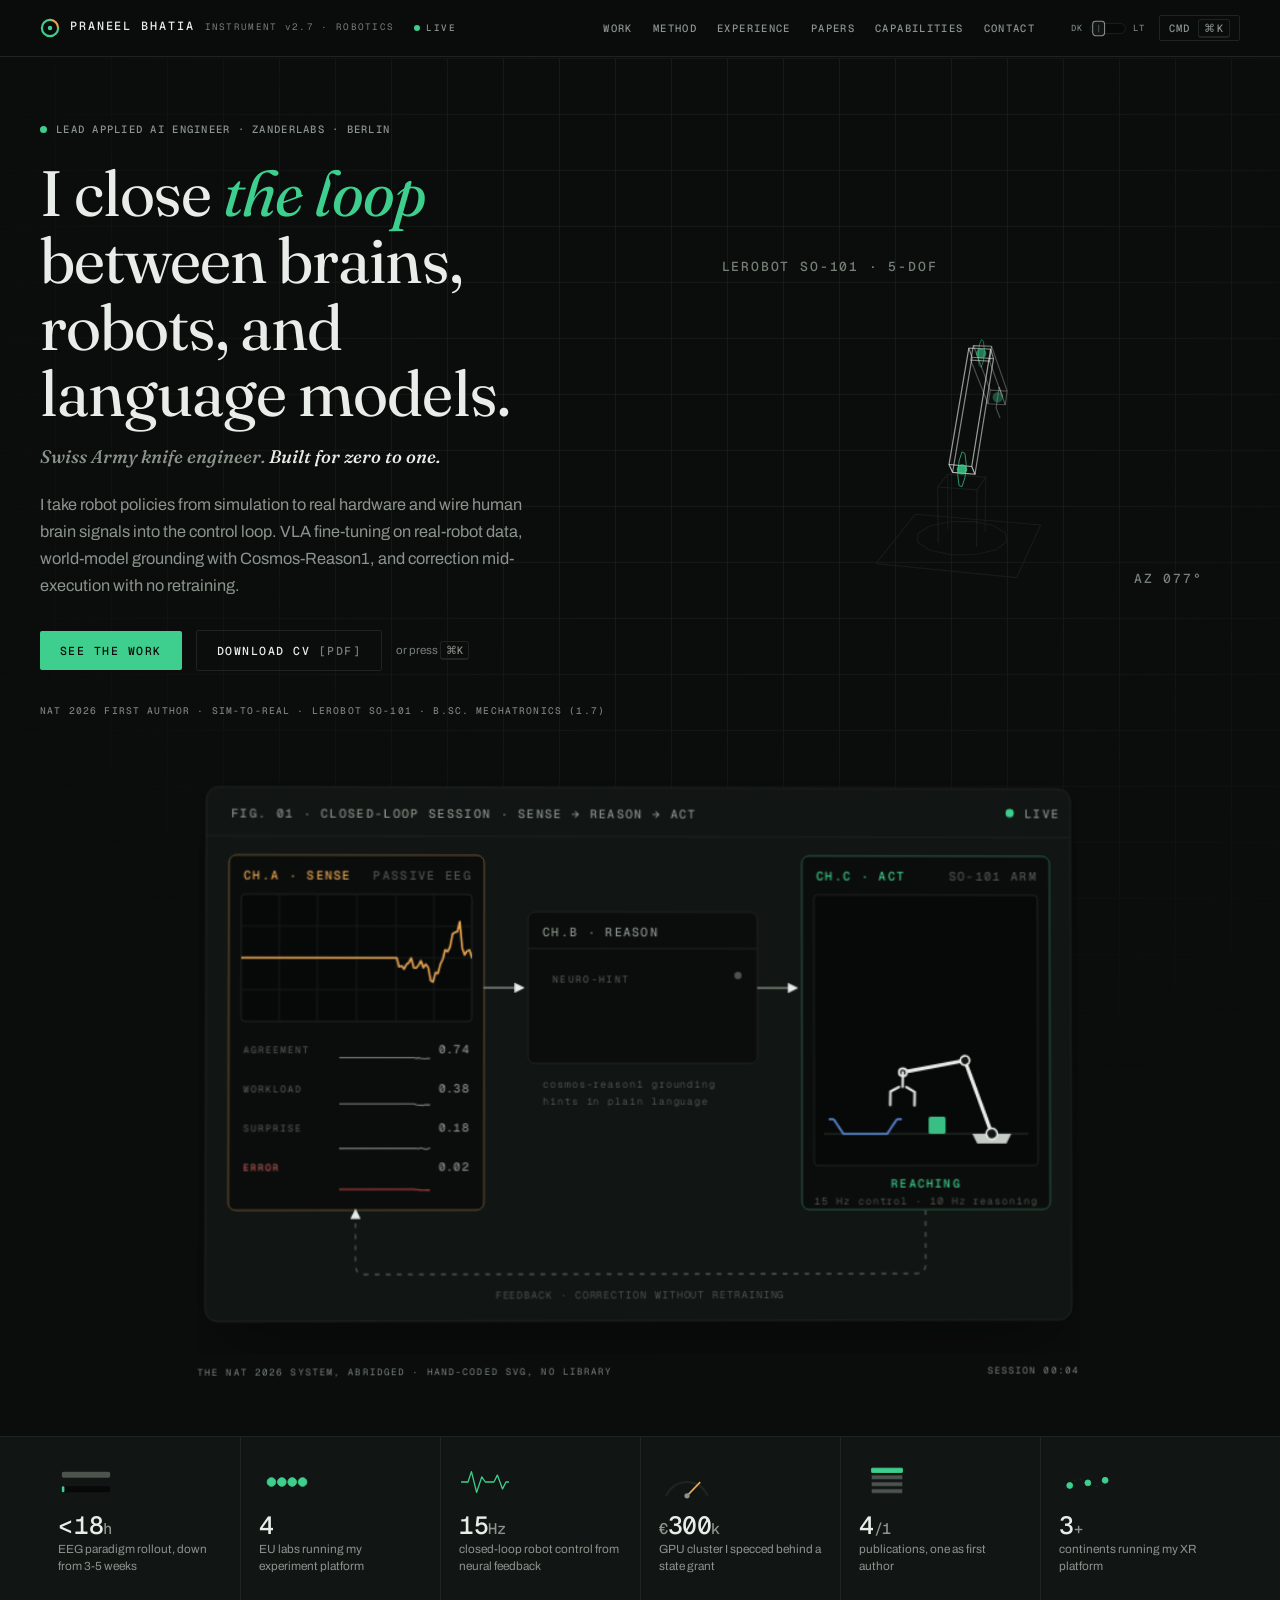
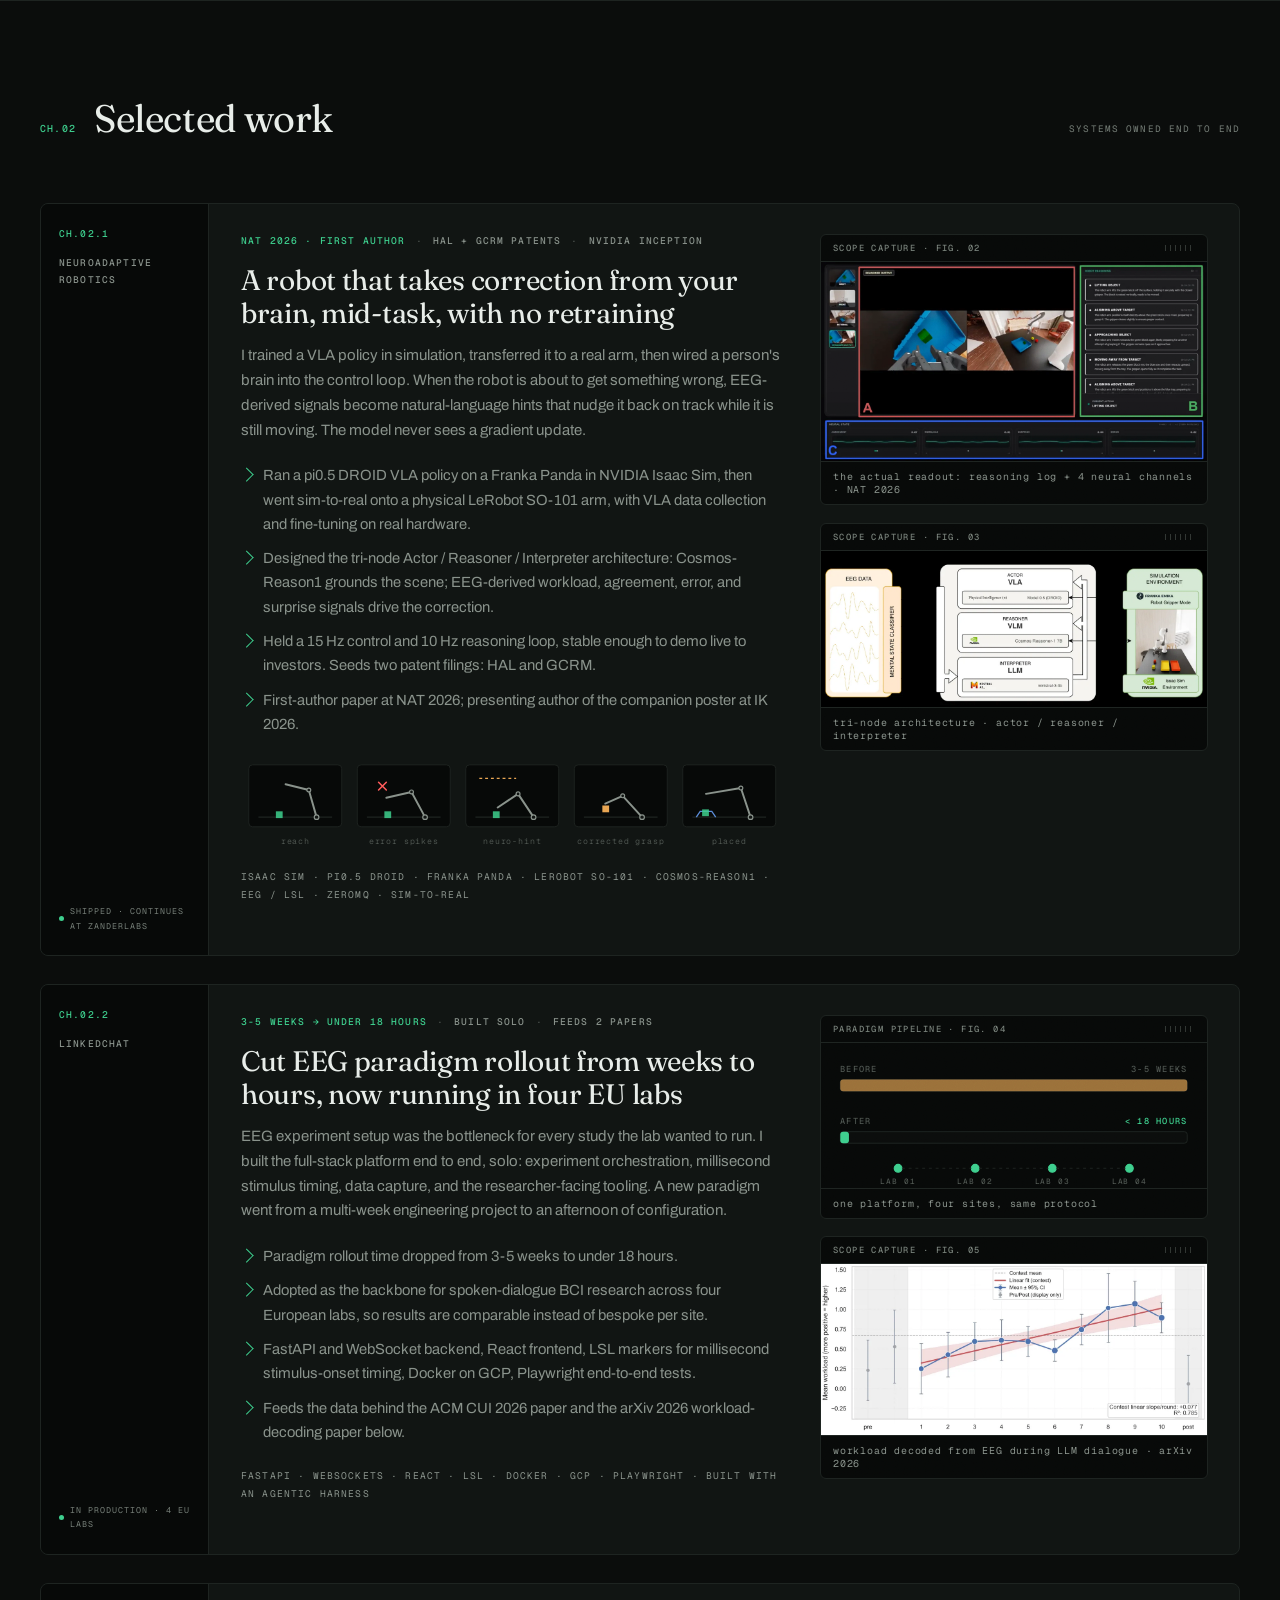
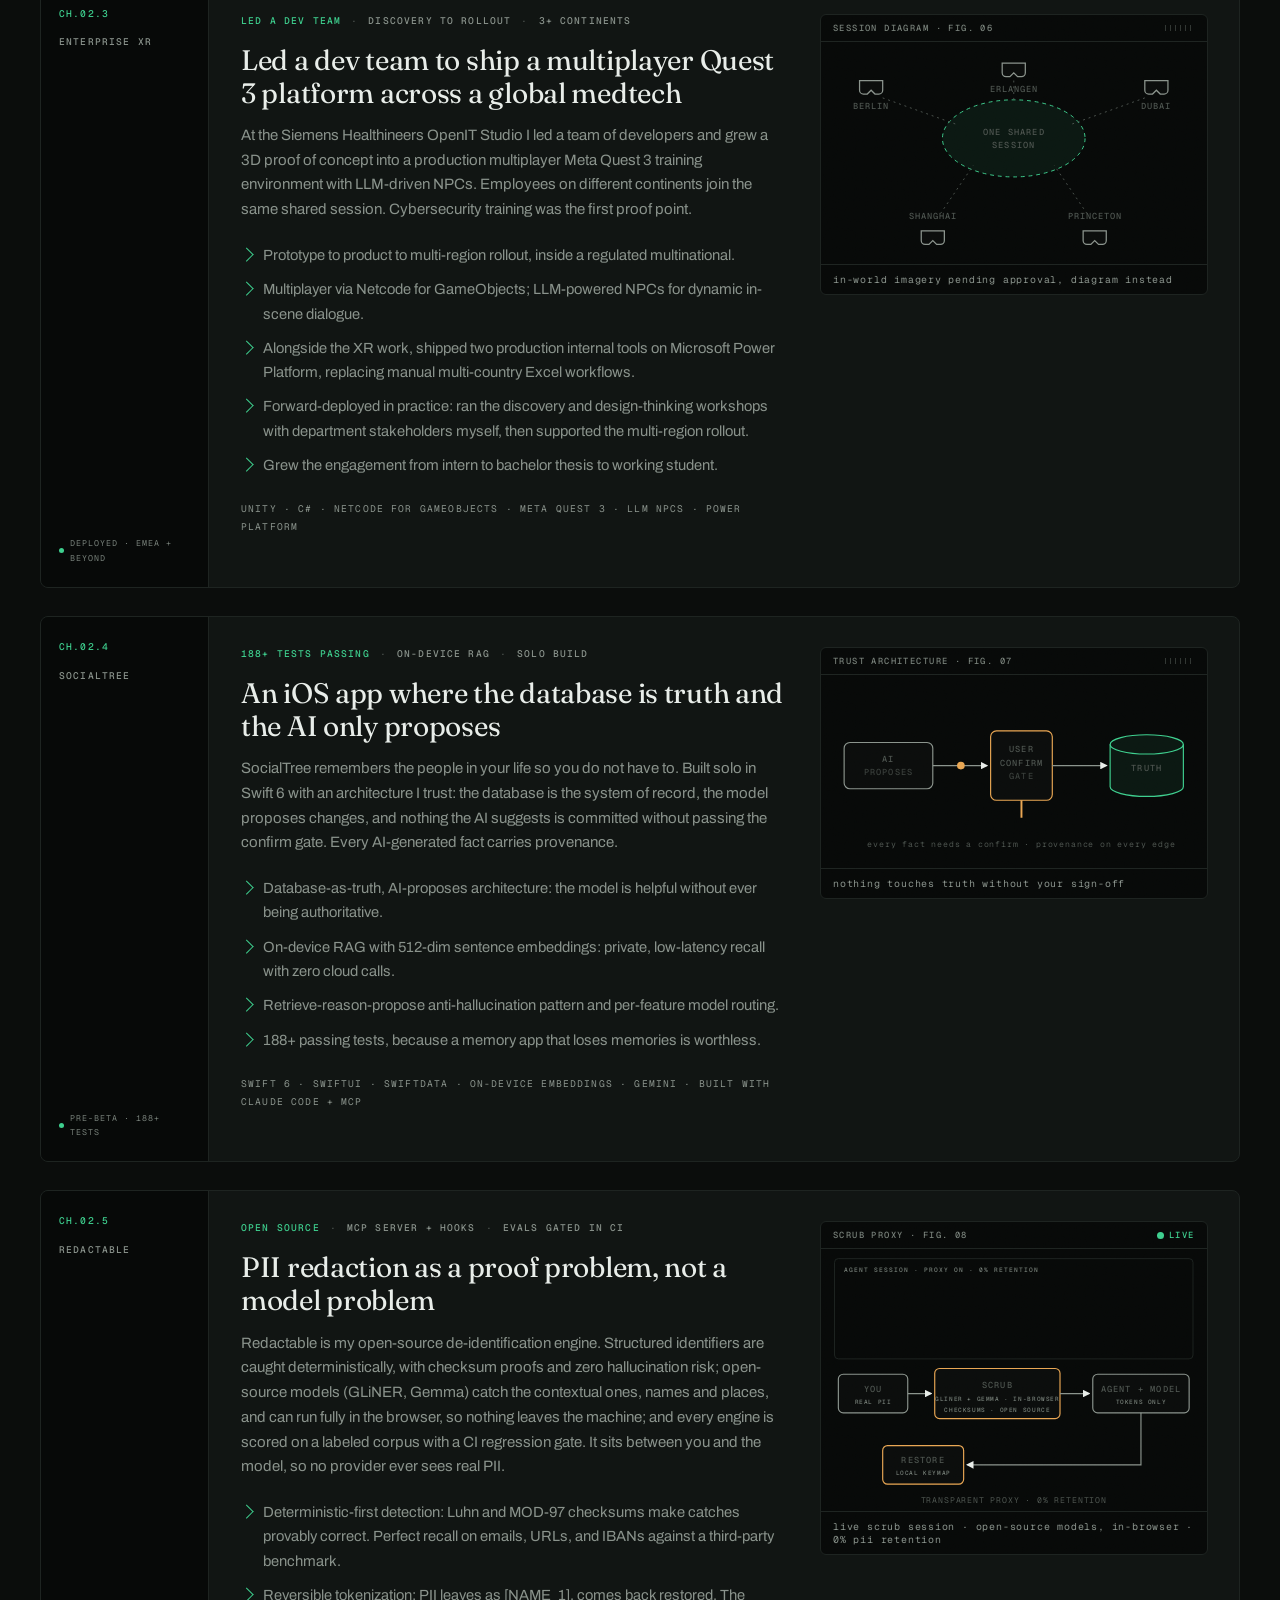
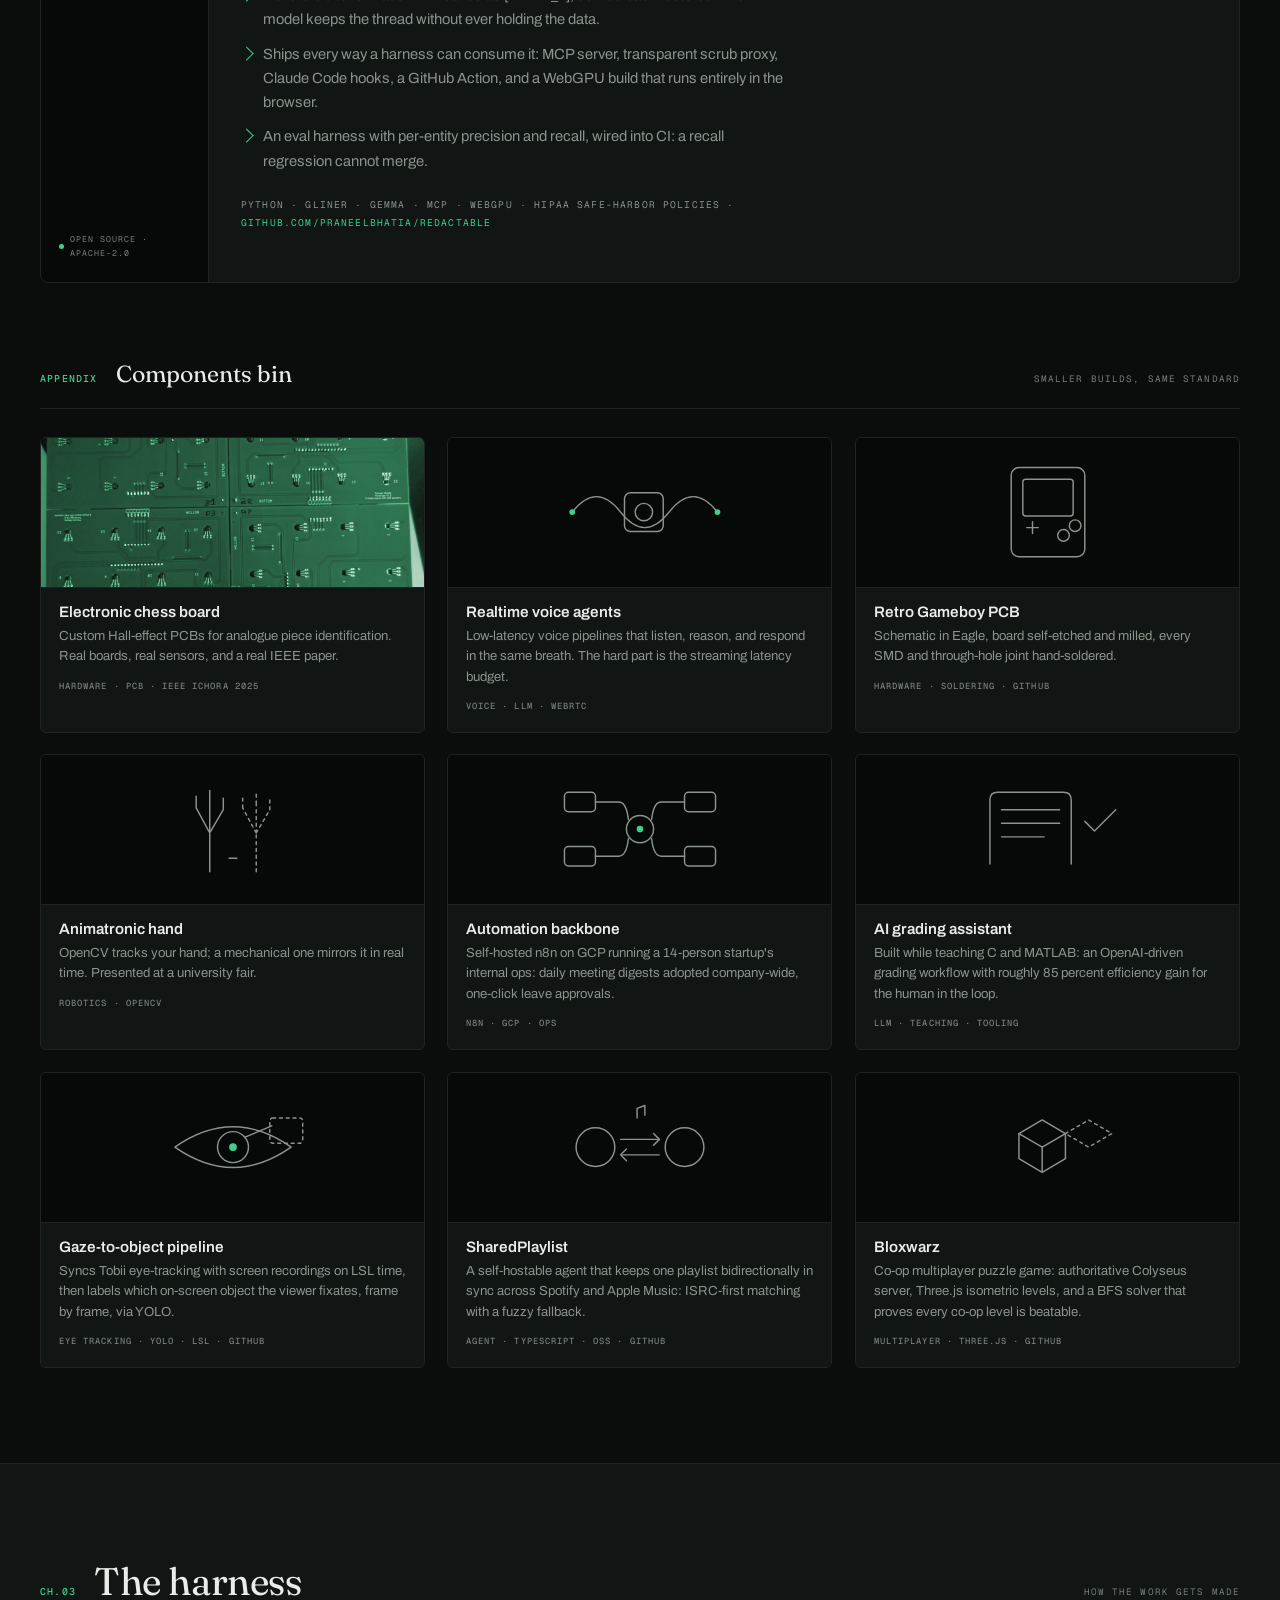
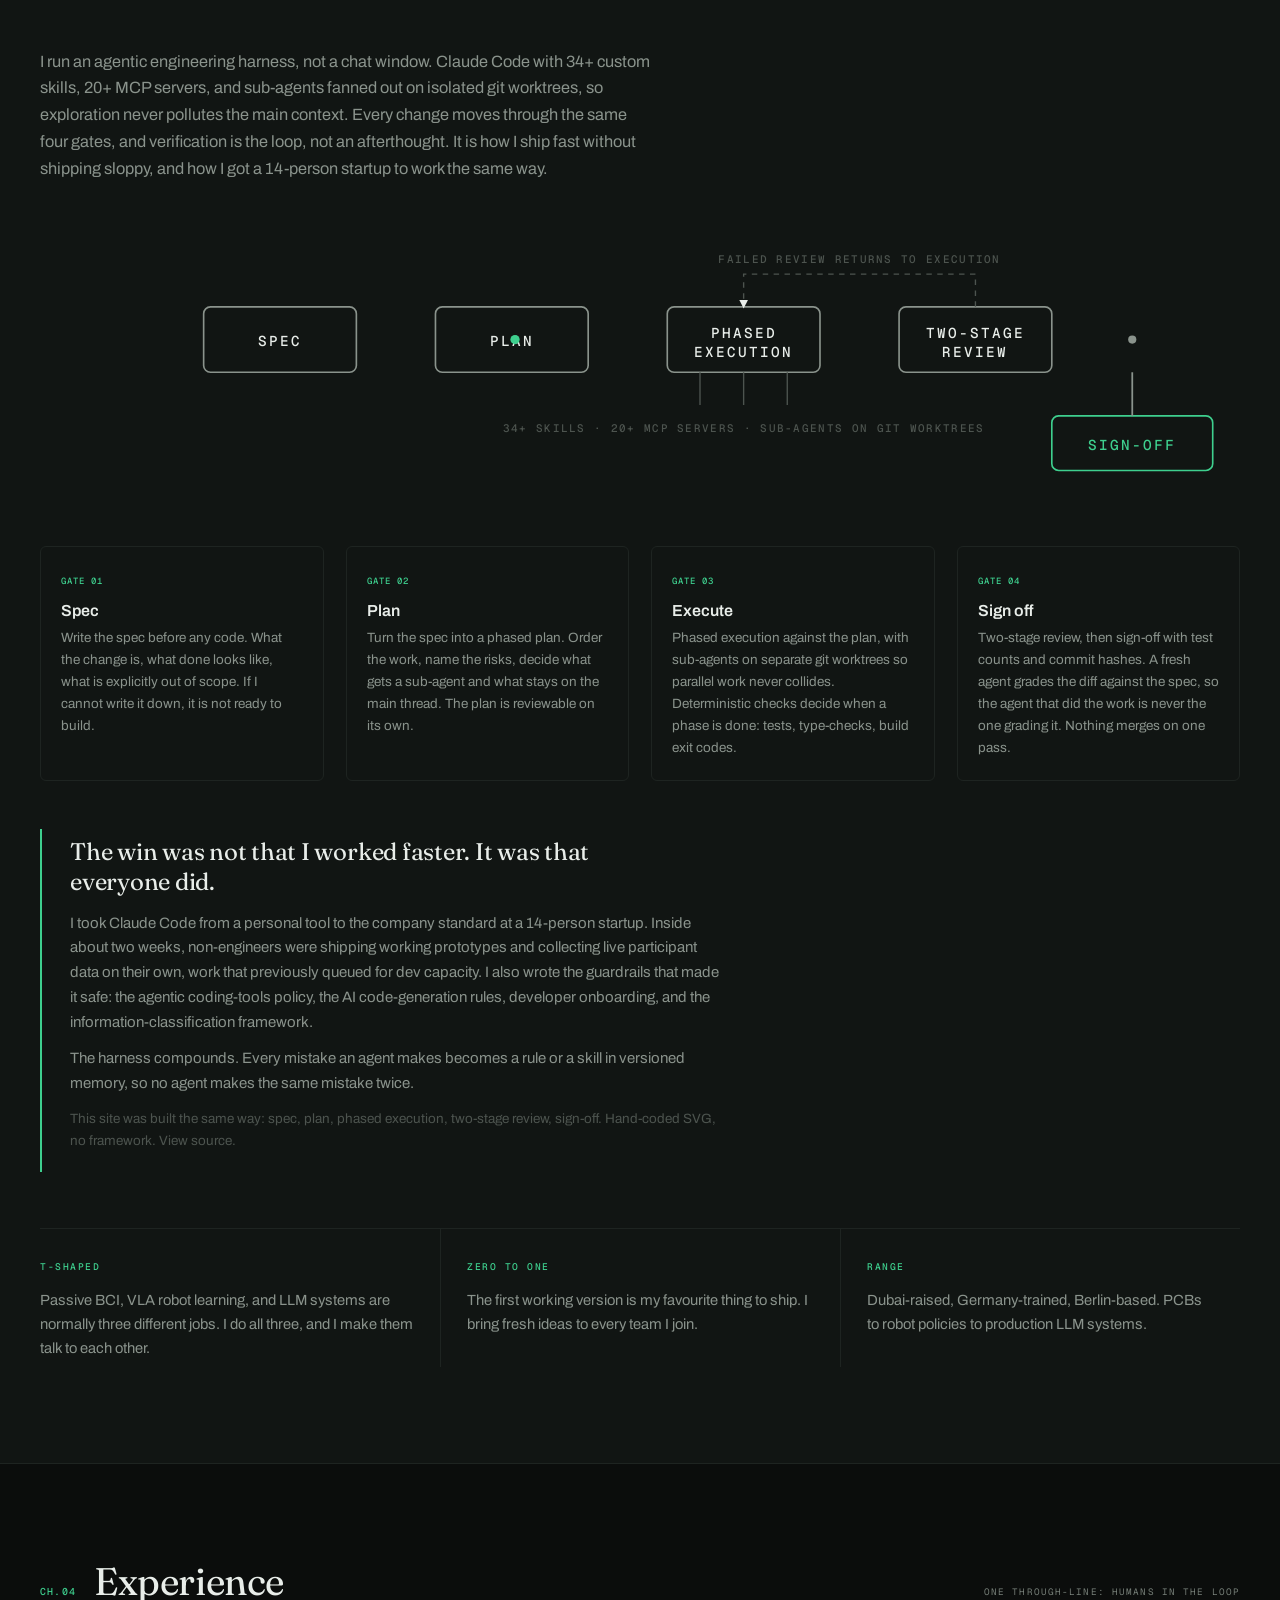
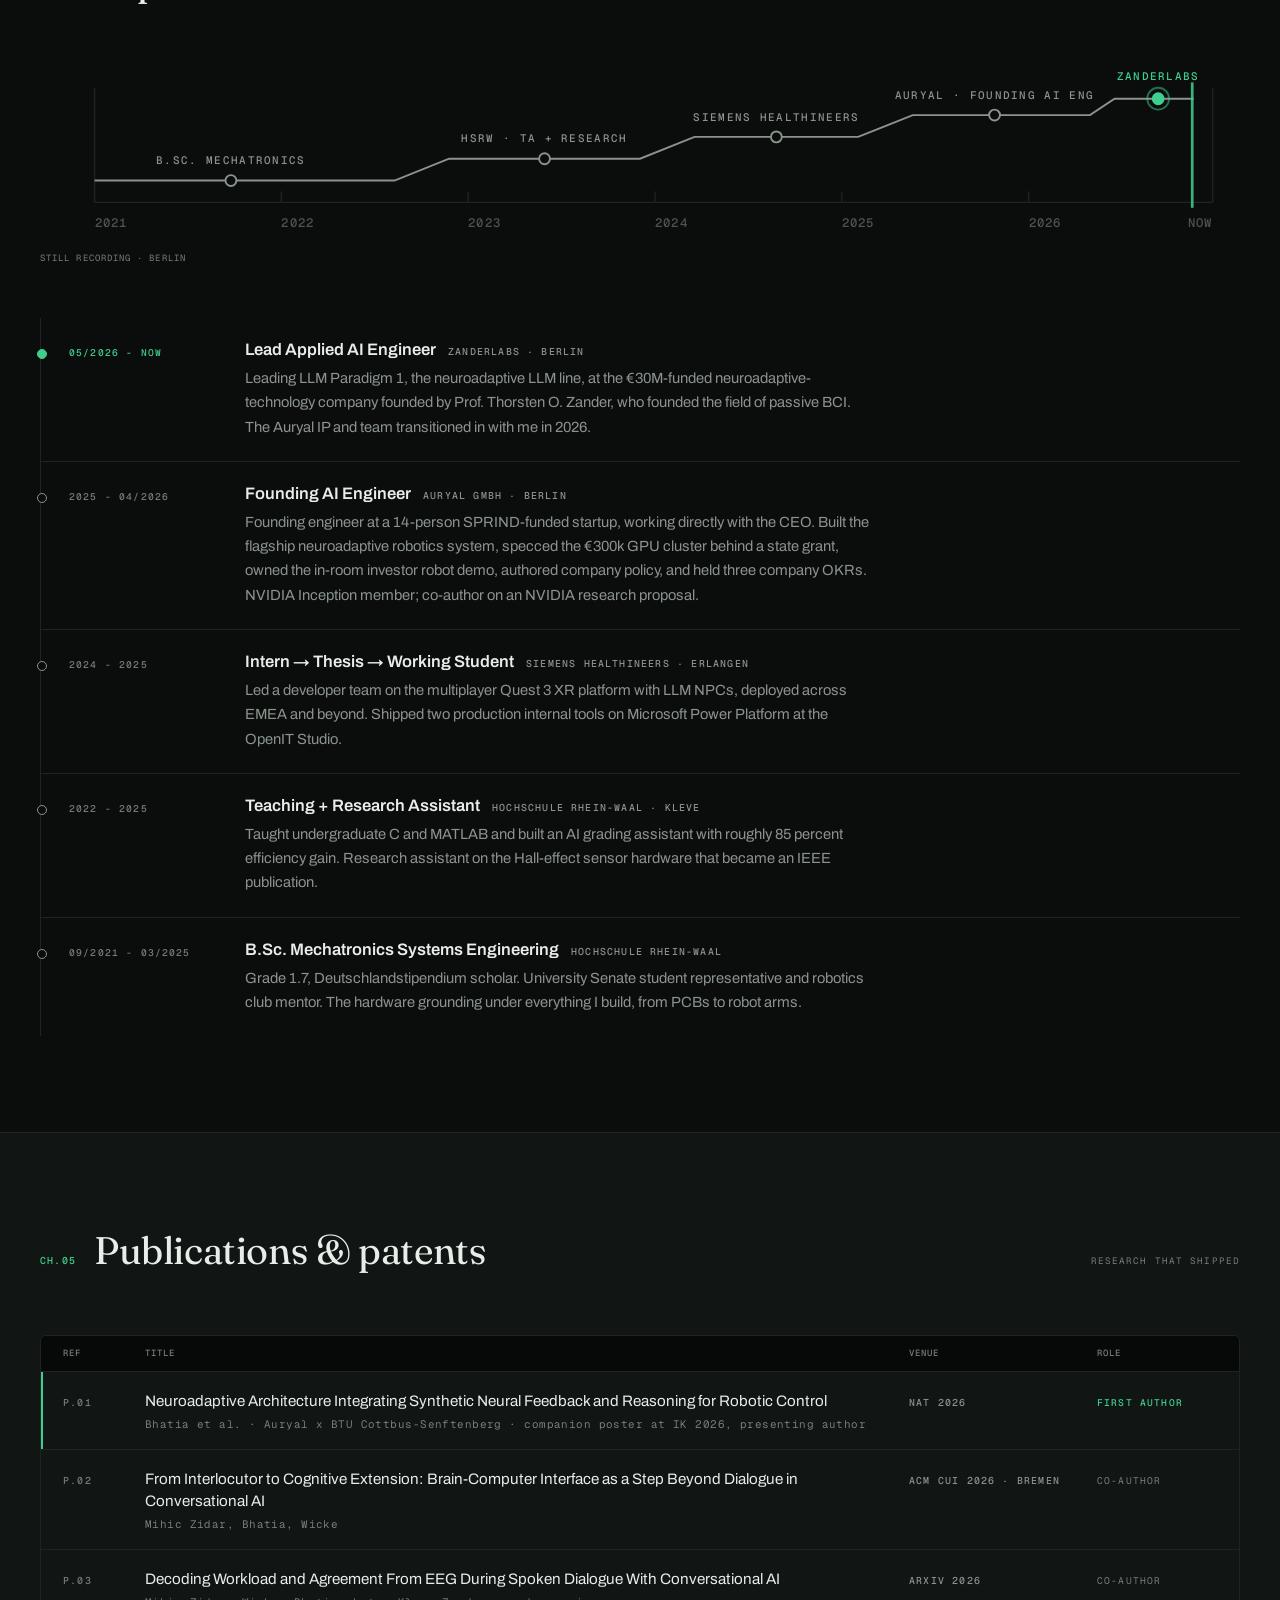
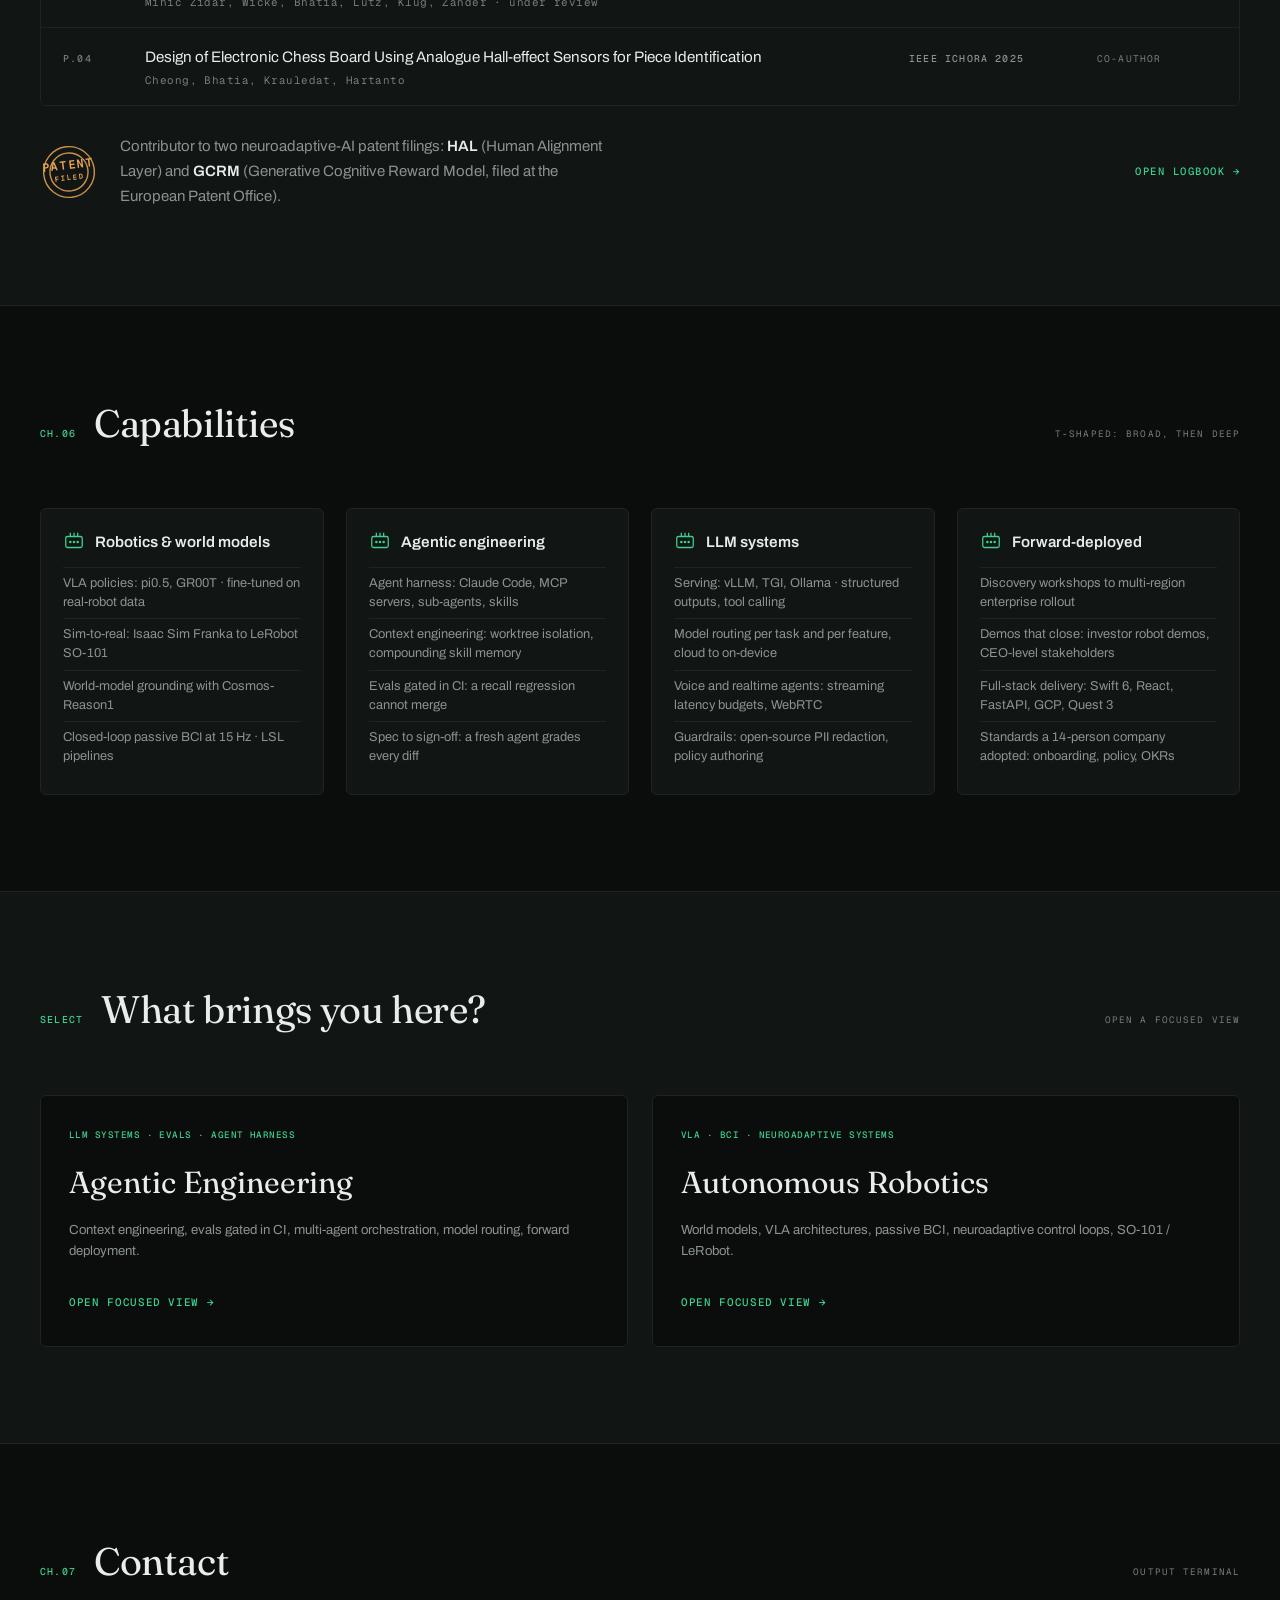
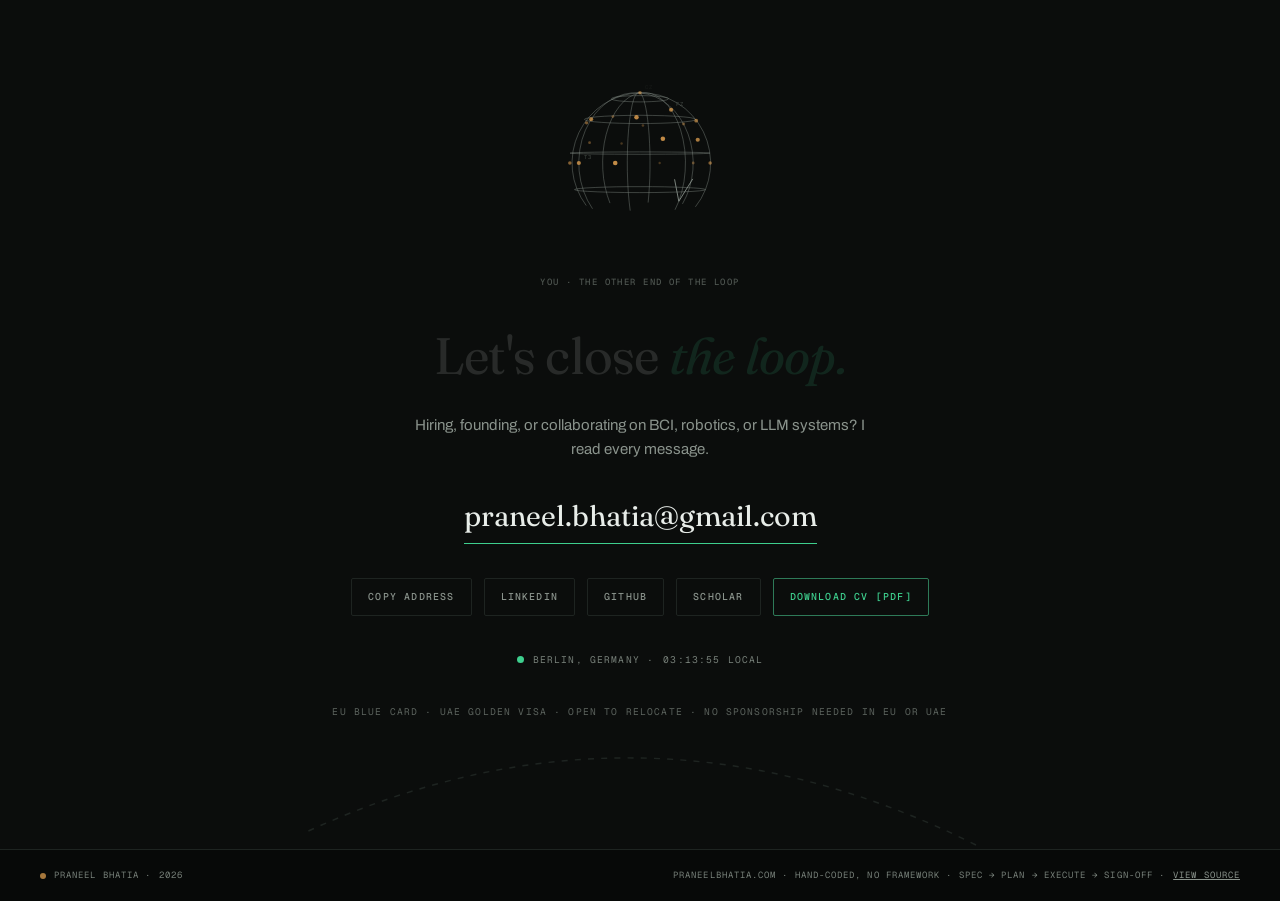
<file: robotics.html>
<!DOCTYPE html>
<html lang="en" data-theme="dark">
<head>
<meta charset="UTF-8">
<meta name="viewport" content="width=device-width, initial-scale=1.0">
<title>Praneel Bhatia · Robotics & Embodied AI Engineer</title>
<link rel="canonical" href="https://robotics.praneelbhatia.com/">
<meta name="description" content="Lead Applied AI Engineer at ZanderLabs, Berlin. Robot learning from Isaac Sim to real hardware: VLA policies fine-tuned on real-robot data, world-model grounding, and closed-loop neural feedback at 15 Hz. First-author at NAT 2026.">
<meta property="og:title" content="Praneel Bhatia · Lead Applied AI Engineer">
<meta property="og:description" content="Lead Applied AI Engineer at ZanderLabs, Berlin. Robot learning from Isaac Sim to real hardware: VLA policies fine-tuned on real-robot data, world-model grounding, and closed-loop neural feedback at 15 Hz. First-author at NAT 2026.">
<meta property="og:type" content="website">
<meta property="og:url" content="https://robotics.praneelbhatia.com/">
<meta property="og:image" content="https://praneelbhatia.com/images/cv_p1_img1.webp">
<meta name="theme-color" content="#0B0D0C">
<link rel="icon" href="data:image/svg+xml,%3Csvg xmlns='http://www.w3.org/2000/svg' viewBox='0 0 32 32'%3E%3Cpath d='M16 3 A13 13 0 0 1 29 16' fill='none' stroke='%23E9A653' stroke-width='3.4' stroke-linecap='round'/%3E%3Cpath d='M29 16 A13 13 0 1 1 16 3' fill='none' stroke='%233ECF8E' stroke-width='3.4' stroke-linecap='round'/%3E%3Ccircle cx='16' cy='16' r='4' fill='%233ECF8E'/%3E%3C/svg%3E">
<link rel="preconnect" href="https://fonts.googleapis.com">
<link rel="preconnect" href="https://fonts.gstatic.com" crossorigin>
<link href="https://fonts.googleapis.com/css2?family=Archivo:wght@400;500;600&family=Fraunces:ital,opsz,wght@0,9..144,400;0,9..144,600;1,9..144,400;1,9..144,600&family=Geist+Mono:wght@400;500&display=swap" rel="stylesheet">
<link rel="stylesheet" href="styles.css">
<script type="application/ld+json">
{
  "@context": "https://schema.org",
  "@type": "Person",
  "name": "Praneel Bhatia",
  "jobTitle": "Lead Applied AI Engineer",
  "worksFor": { "@type": "Organization", "name": "ZanderLabs" },
  "address": { "@type": "PostalAddress", "addressLocality": "Berlin", "addressCountry": "DE" },
  "url": "https://praneelbhatia.com/",
  "email": "mailto:praneel.bhatia@gmail.com",
  "sameAs": [
    "https://www.linkedin.com/in/praneelbhatia/",
    "https://github.com/PraneelBhatia",
    "https://scholar.google.com/citations?user=w1EwGCEAAAAJ&hl=en"
  ]
}
</script>
</head>
<body>
<a class="skip" href="#top">Skip to content</a>

<!-- shared SVG defs: duotone filter, arrowheads -->
<svg width="0" height="0" aria-hidden="true" focusable="false" style="position:absolute">
  <defs>
    <filter id="duo" color-interpolation-filters="sRGB">
      <feColorMatrix type="saturate" values="0"/>
      <feComponentTransfer>
        <feFuncR type="table" tableValues="0.043 0.22 0.92"/>
        <feFuncG type="table" tableValues="0.051 0.55 0.96"/>
        <feFuncB type="table" tableValues="0.047 0.38 0.93"/>
      </feComponentTransfer>
    </filter>
    <marker id="arr" viewBox="0 0 10 10" refX="8" refY="5" markerWidth="6.5" markerHeight="6.5" orient="auto-start-reverse">
      <path d="M0,0 L10,5 L0,10 z" fill="currentColor"/>
    </marker>
  </defs>
</svg>

<!-- boot overlay (activated by JS only) -->
<div class="boot" id="boot" hidden aria-hidden="true">
  <div class="boot-inner">
    <span class="boot-led"></span>
    <span class="boot-text" id="boot-text">POWERING ON</span>
  </div>
</div>

<!-- chart-recorder spine -->
<nav class="spine" id="spine" aria-label="Section navigation">
  <div class="spine-track">
    <div class="spine-head" id="spine-head"></div>
    <a href="#top" data-spy="top"><span>00</span><i>Top</i></a>
    <a href="#proof" data-spy="proof"><span>01</span><i>Proof</i></a>
    <a href="#work" data-spy="work"><span>02</span><i>Work</i></a>
    <a href="#method" data-spy="method"><span>03</span><i>Method</i></a>
    <a href="#experience" data-spy="experience"><span>04</span><i>Experience</i></a>
    <a href="#papers" data-spy="papers"><span>05</span><i>Papers</i></a>
    <a href="#capabilities" data-spy="capabilities"><span>06</span><i>Capabilities</i></a>
    <a href="#contact" data-spy="contact"><span>07</span><i>Contact</i></a>
  </div>
</nav>

<header class="nav" id="nav">
  <div class="wrap nav-inner">
    <a class="mark" href="#top" aria-label="Praneel Bhatia, top of page">
      <svg class="mark-loop" viewBox="0 0 32 32" width="20" height="20" aria-hidden="true">
        <path d="M16 3 A13 13 0 0 1 29 16" fill="none" class="mk-a" stroke-width="3.4" stroke-linecap="round"/>
        <path d="M29 16 A13 13 0 1 1 16 3" fill="none" class="mk-p" stroke-width="3.4" stroke-linecap="round"/>
        <circle cx="16" cy="16" r="3.6" class="mk-d"/>
      </svg>
      <span class="mark-name">PRANEEL&nbsp;BHATIA</span>
      <span class="mark-sub">INSTRUMENT&nbsp;v2.7&nbsp;&middot;&nbsp;ROBOTICS</span>
    </a>
    <span class="nav-led" aria-hidden="true"><i></i>LIVE</span>
    <nav class="nav-links" aria-label="Primary">
      <a href="#work">Work</a>
      <a href="#method">Method</a>
      <a href="#experience">Experience</a>
      <a href="#papers">Papers</a>
      <a href="#capabilities">Capabilities</a>
      <a href="#contact">Contact</a>
    </nav>
    <div class="nav-actions">
      <button class="spdt" id="theme-switch" role="switch" aria-checked="true" aria-label="Color theme: dark">
        <span class="spdt-lab" aria-hidden="true">DK</span>
        <svg viewBox="0 0 44 20" width="38" height="17" aria-hidden="true">
          <rect x="1.5" y="4" width="41" height="12" rx="6" class="spdt-track"/>
          <g class="spdt-lever"><rect x="4" y="1.5" width="14" height="17" rx="3.5" class="spdt-knob"/><line x1="11" y1="5.5" x2="11" y2="14.5" class="spdt-ridge"/></g>
        </svg>
        <span class="spdt-lab" aria-hidden="true">LT</span>
      </button>
      <button class="icon-btn" id="palette-btn" aria-label="Open menu and command palette"><span class="pb-full">CMD <span class="kbd">&#8984;K</span></span><span class="pb-short">MENU</span></button>
    </div>
  </div>
</header>

<main>
<!-- ============================== HERO ============================== -->
<section class="hero" id="top">
  <div class="hero-grid-bg" aria-hidden="true"></div>
  <div class="wrap hero-grid">
    <div class="hero-copy">
      <p class="eyebrow boot-1"><span class="led-dot" aria-hidden="true"></span>Lead Applied AI Engineer &middot; ZanderLabs &middot; Berlin</p>
      <h1 class="boot-2">I close <span class="hl">the loop</span> between brains, robots, and language&nbsp;models.</h1>
      <p class="win-line boot-2">Swiss Army knife engineer. <span class="wl-strong">Built for zero to one.</span></p>
      <p class="hero-sub boot-3">I take robot policies from simulation to real hardware and wire human brain signals into the control loop. VLA fine-tuning on real-robot data, world-model grounding with Cosmos-Reason1, and correction mid-execution with no retraining.</p>
      <div class="cta-row boot-3">
        <a class="btn-solid" href="#work">See the work</a>
        <a class="btn-ghost" href="Praneel_Bhatia_CV.pdf" download>Download CV <span class="u-dim">[PDF]</span></a>
        <span class="cta-hint">or press <span class="kbd">&#8984;K</span></span>
      </div>
      <p class="cred-strip boot-4">NAT 2026 FIRST AUTHOR &middot; SIM-TO-REAL &middot; LEROBOT SO-101 &middot; B.SC. MECHATRONICS (1.7)</p>
    </div>

    <!-- A0 · THE SPECIMEN: live-projected SO-101, hand-built 3D, no WebGL -->
    <div class="hero-specimen boot-5" aria-hidden="true">
      <svg viewBox="-80 -64 160 112" id="turntable"></svg>
    </div>
  </div>

  <div class="wrap bench-row">
    <!-- A1 · THE LOOP BENCH -->
    <figure class="bench boot-5" id="bench" aria-label="Live diagram: a closed loop where EEG brain signals are decoded, reasoned over, and used to correct a robot arm mid-task without retraining">
      <svg viewBox="0 0 720 470" xmlns="http://www.w3.org/2000/svg" role="img" aria-hidden="true">
        <defs>
          <clipPath id="scope-clip"><rect x="34" y="94" width="188" height="104" rx="3"/></clipPath>
          <clipPath id="hint-clip"><rect x="288" y="150" width="148" height="64"/></clipPath>
        </defs>

        <!-- frame -->
        <rect x="6" y="6" width="708" height="436" rx="10" class="b-frame"/>
        <line x1="6" y1="46" x2="714" y2="46" class="b-line"/>
        <text x="26" y="31" class="b-label">FIG. 01 &middot; CLOSED-LOOP SESSION &middot; SENSE &#8594; REASON &#8594; ACT</text>
        <g id="bench-led">
          <circle cx="664" cy="26" r="3.4" class="b-led"/>
          <text x="676" y="30" class="b-label">LIVE</text>
        </g>

        <!-- SENSE well -->
        <g id="well-sense">
          <rect x="24" y="62" width="208" height="290" rx="6" class="b-well b-well-amber"/>
          <text x="36" y="82" class="b-label b-amber">CH.A &middot; SENSE</text>
          <text x="222" y="82" class="b-label b-dim" text-anchor="end">PASSIVE EEG</text>
          <rect x="34" y="94" width="188" height="104" rx="3" class="b-inset"/>
          <g class="b-grid">
            <line x1="34" y1="120" x2="222" y2="120"/><line x1="34" y1="146" x2="222" y2="146"/><line x1="34" y1="172" x2="222" y2="172"/>
            <line x1="65" y1="94" x2="65" y2="198"/><line x1="96" y1="94" x2="96" y2="198"/><line x1="128" y1="94" x2="128" y2="198"/><line x1="160" y1="94" x2="160" y2="198"/><line x1="191" y1="94" x2="191" y2="198"/>
          </g>
          <g clip-path="url(#scope-clip)">
            <path id="eeg-trace" class="b-trace" d="M34,146 L42,144 L50,150 L58,140 L66,148 L74,143 L82,152 L90,138 L98,147 L106,144 L114,150 L122,141 L130,148 L138,145 L146,151 L154,139 L162,146 L170,143 L178,149 L186,142 L194,147 L202,144 L210,150 L218,143 L222,146"/>
          </g>
          <!-- 4 neural channels, the real figure's channel set -->
          <g id="nch-agreement" class="nch" transform="translate(36,216)">
            <text x="0" y="8" class="b-chan">AGREEMENT</text>
            <path class="nch-spark" d="M78,16 H152"/>
            <text x="184" y="8" class="b-val" text-anchor="end">0.78</text>
          </g>
          <g id="nch-workload" class="nch" transform="translate(36,248)">
            <text x="0" y="8" class="b-chan">WORKLOAD</text>
            <path class="nch-spark" d="M78,16 H152"/>
            <text x="184" y="8" class="b-val" text-anchor="end">0.42</text>
          </g>
          <g id="nch-surprise" class="nch" transform="translate(36,280)">
            <text x="0" y="8" class="b-chan">SURPRISE</text>
            <path class="nch-spark" d="M78,16 H152"/>
            <text x="184" y="8" class="b-val" text-anchor="end">0.15</text>
          </g>
          <g id="nch-error" class="nch nch-red" transform="translate(36,312)">
            <text x="0" y="8" class="b-chan">ERROR</text>
            <path class="nch-spark" d="M78,16 H152"/>
            <text x="184" y="8" class="b-val" text-anchor="end">0.06</text>
          </g>
        </g>

        <!-- SENSE -> REASON -->
        <path d="M232,170 H264" class="b-wire" marker-end="url(#arr)"/>

        <!-- REASON node -->
        <g id="well-reason">
          <rect x="268" y="108" width="188" height="124" rx="6" class="b-well"/>
          <text x="280" y="128" class="b-label">CH.B &middot; REASON</text>
          <line x1="268" y1="138" x2="456" y2="138" class="b-line"/>
          <g clip-path="url(#hint-clip)">
            <text x="288" y="166" class="b-hint-label">NEURO-HINT</text>
            <text id="hint-1" x="288" y="186" class="b-hint"></text>
            <text id="hint-2" x="288" y="202" class="b-hint"></text>
          </g>
          <circle id="reason-dot" cx="440" cy="160" r="3" class="b-rdot"/>
          <text x="280" y="252" class="b-cap">cosmos-reason1 grounding</text>
          <text x="280" y="266" class="b-cap">hints in plain language</text>
        </g>

        <!-- REASON -> ACT -->
        <path d="M456,170 H488" class="b-wire" marker-end="url(#arr)"/>

        <!-- ACT well -->
        <g id="well-act">
          <rect x="492" y="62" width="204" height="290" rx="6" class="b-well b-well-phos"/>
          <text x="504" y="82" class="b-label b-phos">CH.C &middot; ACT</text>
          <text x="686" y="82" class="b-label b-dim" text-anchor="end">SO-101 ARM</text>
          <rect x="502" y="94" width="184" height="222" rx="3" class="b-inset"/>
          <!-- stage -->
          <line x1="510" y1="290" x2="678" y2="290" class="b-ground"/>
          <!-- tray (blue, like the real demo) -->
          <g id="tray">
            <path d="M518,278 L526,290 L562,290 L570,278" class="b-tray" fill="none"/>
            <line x1="518" y1="278" x2="514" y2="278" class="b-tray"/>
            <line x1="570" y1="278" x2="574" y2="278" class="b-tray"/>
          </g>
          <!-- green block -->
          <rect id="block" x="596" y="276" width="14" height="14" rx="1.5" class="b-block"/>
          <!-- arm: nested joints -->
          <g id="arm" transform="translate(648,290)">
            <path d="M-16,0 H16 L12,8 H-12 Z" class="b-arm-base"/>
            <g id="j1">
              <line x1="0" y1="0" x2="0" y2="-64" class="b-arm"/>
              <circle cx="0" cy="0" r="4.5" class="b-joint"/>
              <g id="j2" transform="translate(0,-64)">
                <line x1="0" y1="0" x2="0" y2="-52" class="b-arm"/>
                <circle cx="0" cy="0" r="3.8" class="b-joint"/>
                <g id="j3" transform="translate(0,-52)">
                  <circle cx="0" cy="0" r="3.2" class="b-joint"/>
                  <line x1="0" y1="0" x2="0" y2="-12" class="b-arm b-arm-thin"/>
                  <g id="grip" transform="translate(0,-12)">
                    <path id="grip-l" d="M0,0 L-7,-4 L-7,-15" class="b-arm b-arm-thin" fill="none"/>
                    <path id="grip-r" d="M0,0 L7,-4 L7,-15" class="b-arm b-arm-thin" fill="none"/>
                  </g>
                </g>
              </g>
            </g>
          </g>
          <text id="act-status" x="594" y="334" class="b-status" text-anchor="middle">REACHING</text>
          <text x="594" y="348" class="b-cap" text-anchor="middle">15 Hz control &middot; 10 Hz reasoning</text>
        </g>

        <!-- feedback wire: ACT -> SENSE, closes the loop -->
        <path id="fb-wire" d="M594,352 V396 Q594,404 586,404 H136 Q128,404 128,396 V352" class="b-wire b-wire-fb" marker-end="url(#arr)"/>
        <circle id="fb-pulse" r="3.4" class="b-pulse" opacity="0"/>
        <text x="360" y="424" class="b-cap" text-anchor="middle">FEEDBACK &middot; CORRECTION WITHOUT RETRAINING</text>
      </svg>
      <div class="probe" id="probe" aria-hidden="true" hidden></div>
      <figcaption class="bench-cap">
        <span>the NAT 2026 system, abridged &middot; hand-coded SVG, no library</span>
        <span id="bench-clock">SESSION 00:00</span>
      </figcaption>
    </figure>
  </div>
</section>

<!-- ============================== PROOF ============================== -->
<section class="proof" id="proof" aria-label="Proof points">
  <div class="wrap">
    <div class="gauges">
      <div class="gauge reveal" data-gauge="hours" role="group" aria-label="Under 18 hours: EEG paradigm rollout, down from 3-5 weeks">
        <svg viewBox="0 0 64 44" aria-hidden="true">
          <rect x="4" y="10" width="56" height="7" rx="2" class="g-bar-bg"/>
          <rect x="4" y="10" width="56" height="7" rx="2" class="g-bar g-bar-before"/>
          <rect x="4" y="27" width="56" height="7" rx="2" class="g-bar-bg"/>
          <rect x="4" y="27" width="3" height="7" rx="1.5" class="g-bar g-bar-after"/>
        </svg>
        <b><span class="count" data-to="18" data-prefix="&lt;&hairsp;">&lt;&hairsp;18</span><em>h</em></b>
        <span>EEG paradigm rollout, down from 3-5 weeks</span>
      </div>
      <div class="gauge reveal" data-gauge="labs" role="group" aria-label="4 EU labs running my experiment platform">
        <svg viewBox="0 0 64 44" aria-hidden="true">
          <g class="g-dots"><circle cx="14" cy="22" r="5"/><circle cx="26" cy="22" r="5"/><circle cx="38" cy="22" r="5"/><circle cx="50" cy="22" r="5"/></g>
        </svg>
        <b><span class="count" data-to="4">4</span></b>
        <span>EU labs running my experiment platform</span>
      </div>
      <div class="gauge reveal" data-gauge="hz" role="group" aria-label="15 hertz closed-loop robot control from neural feedback">
        <svg viewBox="0 0 64 44" aria-hidden="true">
          <path class="g-scope" d="M2,22 L10,22 L14,10 L20,34 L26,16 L30,22 L40,22 L44,14 L50,30 L54,22 L62,22"/>
        </svg>
        <b><span class="count" data-to="15">15</span><em>Hz</em></b>
        <span>closed-loop robot control from neural feedback</span>
      </div>
      <div class="gauge reveal" data-gauge="gpu" role="group" aria-label="300,000 euro GPU cluster I specced behind a state grant">
        <svg viewBox="0 0 64 44" aria-hidden="true">
          <path d="M8,38 A26 26 0 0 1 56,38" class="g-dial-track" fill="none"/>
          <line x1="32" y1="38" x2="32" y2="16" class="g-needle"/>
          <circle cx="32" cy="38" r="3" class="g-hub"/>
        </svg>
        <b><em class="pre">&euro;</em><span class="count" data-to="300">300</span><em>k</em></b>
        <span>GPU cluster I specced behind a state grant</span>
      </div>
      <div class="gauge reveal" data-gauge="pubs" role="group" aria-label="4 publications, one as first author">
        <svg viewBox="0 0 64 44" aria-hidden="true">
          <g class="g-stack"><rect x="14" y="30" width="36" height="5" rx="1"/><rect x="14" y="22" width="36" height="5" rx="1"/><rect x="14" y="14" width="36" height="5" rx="1"/><rect x="14" y="6" width="36" height="5" rx="1" class="g-stack-hot"/></g>
        </svg>
        <b><span class="count" data-to="4">4</span><em>/1</em></b>
        <span>publications, one as first author</span>
      </div>
      <div class="gauge reveal" data-gauge="continents" role="group" aria-label="3 or more continents running my XR platform">
        <svg viewBox="0 0 64 44" aria-hidden="true">
          <path d="M6,30 Q22,12 32,22 Q44,34 58,18" class="g-arc" fill="none"/>
          <g class="g-dots g-dots-sm"><circle cx="12" cy="26" r="3.4"/><circle cx="33" cy="23" r="3.4"/><circle cx="53" cy="20" r="3.4"/></g>
        </svg>
        <b><span class="count" data-to="3">3</span><em>+</em></b>
        <span>continents running my XR platform</span>
      </div>
    </div>
  </div>
</section>

<!-- ============================== WORK ============================== -->
<section class="sec" id="work">
  <div class="wrap">
    <div class="ch-head reveal">
      <span class="ch-no">CH.02</span>
      <h2>Selected work</h2>
      <span class="ch-note">SYSTEMS OWNED END TO END</span>
    </div>

    <!-- CS1 · Neuroadaptive robotics -->
    <article class="channel reveal" id="cs-robotics">
      <div class="chan-rail">
        <span class="chan-id">CH.02.1</span>
        <span class="chan-name">NEUROADAPTIVE ROBOTICS</span>
        <span class="chan-status"><i></i>SHIPPED &middot; CONTINUES AT ZANDERLABS</span>
      </div>
      <div class="chan-body">
        <div class="chan-text">
          <div class="tags">
            <span class="tag tag-hot">NAT 2026 &middot; first author</span>
            <span class="tag">HAL + GCRM patents</span>
            <span class="tag">NVIDIA Inception</span>
          </div>
          <h3>A robot that takes correction from your brain, mid-task, with no retraining</h3>
          <p>I trained a VLA policy in simulation, transferred it to a real arm, then wired a person's brain into the control loop. When the robot is about to get something wrong, EEG-derived signals become natural-language hints that nudge it back on track while it is still moving. The model never sees a gradient update.</p>
          <ul class="outcomes">
            <li>Ran a pi0.5 DROID VLA policy on a Franka Panda in NVIDIA Isaac Sim, then went sim-to-real onto a physical LeRobot SO-101 arm, with VLA data collection and fine-tuning on real hardware.</li>
            <li>Designed the tri-node Actor / Reasoner / Interpreter architecture: Cosmos-Reason1 grounds the scene; EEG-derived workload, agreement, error, and surprise signals drive the correction.</li>
            <li>Held a 15 Hz control and 10 Hz reasoning loop, stable enough to demo live to investors. Seeds two patent filings: HAL and GCRM.</li>
            <li>First-author paper at NAT 2026; presenting author of the companion poster at IK 2026.</li>
          </ul>
          <!-- A4 · motion study -->
          <div class="motion-study" id="motion-study" aria-label="Motion study: the five phases of the pick-and-place correction">
            <svg viewBox="0 0 560 92" aria-hidden="true">
              <g class="ms-frame" data-ms="0" transform="translate(8,6)">
                <rect x="0" y="0" width="96" height="64" rx="4"/>
                <line x1="10" y1="54" x2="86" y2="54" class="ms-ground"/>
                <g class="ms-arm"><line x1="70" y1="54" x2="62" y2="26"/><line x1="62" y1="26" x2="38" y2="20"/><circle cx="70" cy="54" r="2.4"/><circle cx="62" cy="26" r="2"/></g>
                <rect x="28" y="48" width="7" height="7" class="ms-block"/>
                <text x="48" y="82" text-anchor="middle">reach</text>
              </g>
              <g class="ms-frame" data-ms="1" transform="translate(120,6)">
                <rect x="0" y="0" width="96" height="64" rx="4"/>
                <line x1="10" y1="54" x2="86" y2="54" class="ms-ground"/>
                <g class="ms-arm"><line x1="70" y1="54" x2="56" y2="28"/><line x1="56" y1="28" x2="30" y2="34"/><circle cx="70" cy="54" r="2.4"/><circle cx="56" cy="28" r="2"/></g>
                <rect x="28" y="48" width="7" height="7" class="ms-block"/>
                <path class="ms-err" d="M22,18 L30,26 M30,18 L22,26"/>
                <text x="48" y="82" text-anchor="middle">error spikes</text>
              </g>
              <g class="ms-frame" data-ms="2" transform="translate(232,6)">
                <rect x="0" y="0" width="96" height="64" rx="4"/>
                <line x1="10" y1="54" x2="86" y2="54" class="ms-ground"/>
                <g class="ms-arm"><line x1="70" y1="54" x2="54" y2="30"/><line x1="54" y1="30" x2="33" y2="44"/><circle cx="70" cy="54" r="2.4"/><circle cx="54" cy="30" r="2"/></g>
                <rect x="28" y="48" width="7" height="7" class="ms-block"/>
                <path class="ms-hint" d="M14,14 H52" />
                <text x="48" y="82" text-anchor="middle">neuro-hint</text>
              </g>
              <g class="ms-frame" data-ms="3" transform="translate(344,6)">
                <rect x="0" y="0" width="96" height="64" rx="4"/>
                <line x1="10" y1="54" x2="86" y2="54" class="ms-ground"/>
                <g class="ms-arm"><line x1="70" y1="54" x2="50" y2="32"/><line x1="50" y1="32" x2="32" y2="40"/><circle cx="70" cy="54" r="2.4"/><circle cx="50" cy="32" r="2"/></g>
                <rect x="29" y="42" width="7" height="7" class="ms-block ms-block-held"/>
                <text x="48" y="82" text-anchor="middle">corrected grasp</text>
              </g>
              <g class="ms-frame" data-ms="4" transform="translate(456,6)">
                <rect x="0" y="0" width="96" height="64" rx="4"/>
                <line x1="10" y1="54" x2="86" y2="54" class="ms-ground"/>
                <g class="ms-arm"><line x1="70" y1="54" x2="60" y2="24"/><line x1="60" y1="24" x2="24" y2="30"/><circle cx="70" cy="54" r="2.4"/><circle cx="60" cy="24" r="2"/></g>
                <path d="M14,54 L18,48 L30,48 L34,54" class="ms-tray" fill="none"/>
                <rect x="20" y="46" width="7" height="7" class="ms-block"/>
                <text x="48" y="82" text-anchor="middle">placed</text>
              </g>
            </svg>
          </div>
          <p class="stack-line">isaac sim &middot; pi0.5 droid &middot; franka panda &middot; lerobot so-101 &middot; cosmos-reason1 &middot; eeg / lsl &middot; zeromq &middot; sim-to-real</p>
        </div>
        <div class="chan-media">
          <figure class="capture">
            <div class="capture-bar"><span>SCOPE CAPTURE &middot; FIG. 02</span><span class="cap-ticks" aria-hidden="true"></span></div>
            <img src="images/nat_p4_img2.webp" alt="The real closed-loop dashboard from the NAT 2026 paper: camera feeds, robot reasoning log, and four live neural-state traces" loading="lazy" width="1200" height="621">
            <figcaption>the actual readout: reasoning log + 4 neural channels &middot; NAT 2026</figcaption>
          </figure>
          <figure class="capture">
            <div class="capture-bar"><span>SCOPE CAPTURE &middot; FIG. 03</span><span class="cap-ticks" aria-hidden="true"></span></div>
            <img src="images/nat_p3_img1.webp" alt="System architecture figure from the NAT 2026 paper" loading="lazy" width="1200" height="675">
            <figcaption>tri-node architecture &middot; actor / reasoner / interpreter</figcaption>
          </figure>
        </div>
      </div>
    </article>

    <!-- CS2 · LINKedChat -->
    <article class="channel reveal" id="cs-linkedchat">
      <div class="chan-rail">
        <span class="chan-id">CH.02.2</span>
        <span class="chan-name">LINKEDCHAT</span>
        <span class="chan-status"><i></i>IN PRODUCTION &middot; 4 EU LABS</span>
      </div>
      <div class="chan-body">
        <div class="chan-text">
          <div class="tags">
            <span class="tag tag-hot">3-5 weeks &#8594; under 18 hours</span>
            <span class="tag">Built solo</span>
            <span class="tag">Feeds 2 papers</span>
          </div>
          <h3>Cut EEG paradigm rollout from weeks to hours, now running in four EU labs</h3>
          <p>EEG experiment setup was the bottleneck for every study the lab wanted to run. I built the full-stack platform end to end, solo: experiment orchestration, millisecond stimulus timing, data capture, and the researcher-facing tooling. A new paradigm went from a multi-week engineering project to an afternoon of configuration.</p>
          <ul class="outcomes">
            <li>Paradigm rollout time dropped from 3-5 weeks to under 18 hours.</li>
            <li>Adopted as the backbone for spoken-dialogue BCI research across four European labs, so results are comparable instead of bespoke per site.</li>
            <li>FastAPI and WebSocket backend, React frontend, LSL markers for millisecond stimulus-onset timing, Docker on GCP, Playwright end-to-end tests.</li>
            <li>Feeds the data behind the ACM CUI 2026 paper and the arXiv 2026 workload-decoding paper below.</li>
          </ul>
          <p class="stack-line">fastapi &middot; websockets &middot; react &middot; lsl &middot; docker &middot; gcp &middot; playwright &middot; built with an agentic harness</p>
        </div>
        <div class="chan-media">
          <!-- A5 · pipeline compression -->
          <figure class="capture capture-svg">
            <div class="capture-bar"><span>PARADIGM PIPELINE &middot; FIG. 04</span><span class="cap-ticks" aria-hidden="true"></span></div>
            <svg viewBox="0 0 400 150" class="viz" id="pipeline-viz" aria-hidden="true">
              <text x="20" y="30" class="v-label">BEFORE</text>
              <rect x="20" y="38" width="360" height="12" rx="3" class="v-bar-bg"/>
              <rect id="pipe-before" x="20" y="38" width="360" height="12" rx="3" class="v-bar v-bar-amber"/>
              <text x="380" y="30" class="v-label" text-anchor="end">3-5 WEEKS</text>
              <text x="20" y="84" class="v-label">AFTER</text>
              <rect x="20" y="92" width="360" height="12" rx="3" class="v-bar-bg"/>
              <rect id="pipe-after" x="20" y="92" width="9" height="12" rx="3" class="v-bar v-bar-phos"/>
              <text x="380" y="84" class="v-label v-phos" text-anchor="end">&lt; 18 HOURS</text>
              <g id="lab-nodes">
                <g class="lab"><circle cx="80" cy="130" r="4"/><text x="80" y="146" text-anchor="middle">LAB 01</text></g>
                <g class="lab"><circle cx="160" cy="130" r="4"/><text x="160" y="146" text-anchor="middle">LAB 02</text></g>
                <g class="lab"><circle cx="240" cy="130" r="4"/><text x="240" y="146" text-anchor="middle">LAB 03</text></g>
                <g class="lab"><circle cx="320" cy="130" r="4"/><text x="320" y="146" text-anchor="middle">LAB 04</text></g>
                <line x1="84" y1="130" x2="156" y2="130" class="lab-link"/>
                <line x1="164" y1="130" x2="236" y2="130" class="lab-link"/>
                <line x1="244" y1="130" x2="316" y2="130" class="lab-link"/>
              </g>
            </svg>
            <figcaption>one platform, four sites, same protocol</figcaption>
          </figure>
          <figure class="capture">
            <div class="capture-bar"><span>SCOPE CAPTURE &middot; FIG. 05</span><span class="cap-ticks" aria-hidden="true"></span></div>
            <img src="images/eeg_p5_img2.webp" alt="Workload decoding results: mean workload rising across contest rounds with confidence intervals" loading="lazy" width="1200" height="522">
            <figcaption>workload decoded from EEG during LLM dialogue &middot; arXiv 2026</figcaption>
          </figure>
        </div>
      </div>
    </article>

    <!-- CS3 · Siemens XR -->
    <article class="channel reveal" id="cs-xr">
      <div class="chan-rail">
        <span class="chan-id">CH.02.3</span>
        <span class="chan-name">ENTERPRISE XR</span>
        <span class="chan-status"><i></i>DEPLOYED &middot; EMEA + BEYOND</span>
      </div>
      <div class="chan-body">
        <div class="chan-text">
          <div class="tags">
            <span class="tag tag-hot">Led a dev team</span>
            <span class="tag">Discovery to rollout</span>
            <span class="tag">3+ continents</span>
          </div>
          <h3>Led a dev team to ship a multiplayer Quest 3 platform across a global medtech</h3>
          <p>At the Siemens Healthineers OpenIT Studio I led a team of developers and grew a 3D proof of concept into a production multiplayer Meta Quest 3 training environment with LLM-driven NPCs. Employees on different continents join the same shared session. Cybersecurity training was the first proof point.</p>
          <ul class="outcomes">
            <li>Prototype to product to multi-region rollout, inside a regulated multinational.</li>
            <li>Multiplayer via Netcode for GameObjects; LLM-powered NPCs for dynamic in-scene dialogue.</li>
            <li>Alongside the XR work, shipped two production internal tools on Microsoft Power Platform, replacing manual multi-country Excel workflows.</li>
            <li>Forward-deployed in practice: ran the discovery and design-thinking workshops with department stakeholders myself, then supported the multi-region rollout.</li>
            <li>Grew the engagement from intern to bachelor thesis to working student.</li>
          </ul>
          <p class="stack-line">unity &middot; c# &middot; netcode for gameobjects &middot; meta quest 3 &middot; llm npcs &middot; power platform</p>
        </div>
        <div class="chan-media">
          <figure class="capture capture-svg">
            <div class="capture-bar"><span>SESSION DIAGRAM &middot; FIG. 06</span><span class="cap-ticks" aria-hidden="true"></span></div>
            <svg viewBox="0 0 400 230" class="viz" id="xr-viz" aria-hidden="true">
              <ellipse cx="200" cy="100" rx="74" ry="40" class="v-session"/>
              <text x="200" y="96" text-anchor="middle" class="v-label">ONE SHARED</text>
              <text x="200" y="110" text-anchor="middle" class="v-label">SESSION</text>
              <g class="xr-node" transform="translate(52,40)"><path class="v-headset" d="M-12,0 h24 v10 a4 4 0 0 1 -4 4 h-4 l-4,-4 -4,4 h-4 a4 4 0 0 1 -4,-4 z"/><text y="30" text-anchor="middle">BERLIN</text></g>
              <g class="xr-node" transform="translate(200,22)"><path class="v-headset" d="M-12,0 h24 v10 a4 4 0 0 1 -4 4 h-4 l-4,-4 -4,4 h-4 a4 4 0 0 1 -4,-4 z"/><text y="30" text-anchor="middle">ERLANGEN</text></g>
              <g class="xr-node" transform="translate(348,40)"><path class="v-headset" d="M-12,0 h24 v10 a4 4 0 0 1 -4 4 h-4 l-4,-4 -4,4 h-4 a4 4 0 0 1 -4,-4 z"/><text y="30" text-anchor="middle">DUBAI</text></g>
              <g class="xr-node" transform="translate(116,196)"><path class="v-headset" d="M-12,0 h24 v10 a4 4 0 0 1 -4 4 h-4 l-4,-4 -4,4 h-4 a4 4 0 0 1 -4,-4 z"/><text y="-12" text-anchor="middle">SHANGHAI</text></g>
              <g class="xr-node" transform="translate(284,196)"><path class="v-headset" d="M-12,0 h24 v10 a4 4 0 0 1 -4 4 h-4 l-4,-4 -4,4 h-4 a4 4 0 0 1 -4,-4 z"/><text y="-12" text-anchor="middle">PRINCETON</text></g>
              <line x1="64" y1="58" x2="142" y2="86" class="xr-link"/>
              <line x1="200" y1="40" x2="200" y2="60" class="xr-link"/>
              <line x1="336" y1="58" x2="258" y2="86" class="xr-link"/>
              <line x1="124" y1="178" x2="158" y2="128" class="xr-link"/>
              <line x1="276" y1="178" x2="242" y2="128" class="xr-link"/>
            </svg>
            <figcaption>in-world imagery pending approval, diagram instead</figcaption>
          </figure>
        </div>
      </div>
    </article>

    <!-- CS4 · SocialTree -->
    <article class="channel reveal" id="cs-socialtree">
      <div class="chan-rail">
        <span class="chan-id">CH.02.4</span>
        <span class="chan-name">SOCIALTREE</span>
        <span class="chan-status"><i></i>PRE-BETA &middot; 188+ TESTS</span>
      </div>
      <div class="chan-body">
        <div class="chan-text">
          <div class="tags">
            <span class="tag tag-hot">188+ tests passing</span>
            <span class="tag">On-device RAG</span>
            <span class="tag">Solo build</span>
          </div>
          <h3>An iOS app where the database is truth and the AI only proposes</h3>
          <p>SocialTree remembers the people in your life so you do not have to. Built solo in Swift 6 with an architecture I trust: the database is the system of record, the model proposes changes, and nothing the AI suggests is committed without passing the confirm gate. Every AI-generated fact carries provenance.</p>
          <ul class="outcomes">
            <li>Database-as-truth, AI-proposes architecture: the model is helpful without ever being authoritative.</li>
            <li>On-device RAG with 512-dim sentence embeddings: private, low-latency recall with zero cloud calls.</li>
            <li>Retrieve-reason-propose anti-hallucination pattern and per-feature model routing.</li>
            <li>188+ passing tests, because a memory app that loses memories is worthless.</li>
          </ul>
          <p class="stack-line">swift 6 &middot; swiftui &middot; swiftdata &middot; on-device embeddings &middot; gemini &middot; built with claude code + mcp</p>
        </div>
        <div class="chan-media">
          <!-- A6 · DB gate -->
          <figure class="capture capture-svg">
            <div class="capture-bar"><span>TRUST ARCHITECTURE &middot; FIG. 07</span><span class="cap-ticks" aria-hidden="true"></span></div>
            <svg viewBox="0 0 400 200" class="viz" id="gate-viz" aria-hidden="true">
              <rect x="24" y="70" width="92" height="48" rx="6" class="v-node"/>
              <text x="70" y="90" text-anchor="middle" class="v-label">AI</text>
              <text x="70" y="104" text-anchor="middle" class="v-label v-dim">PROPOSES</text>
              <path d="M116,94 H172" class="v-wire" marker-end="url(#arr)"/>
              <g id="gate">
                <rect x="176" y="58" width="64" height="72" rx="6" class="v-node v-node-amber"/>
                <text x="208" y="80" text-anchor="middle" class="v-label">USER</text>
                <text x="208" y="94" text-anchor="middle" class="v-label">CONFIRM</text>
                <text x="208" y="108" text-anchor="middle" class="v-label v-dim">GATE</text>
                <line id="gate-bar" x1="208" y1="130" x2="208" y2="148" class="v-gate-bar"/>
              </g>
              <path d="M240,94 H296" class="v-wire" marker-end="url(#arr)"/>
              <g id="db">
                <path d="M300,72 a38 10 0 0 1 76,0 v44 a38 10 0 0 1 -76,0 z" class="v-db"/>
                <path d="M300,72 a38 10 0 0 0 76,0" class="v-db-lid"/>
                <text x="338" y="100" text-anchor="middle" class="v-label">TRUTH</text>
              </g>
              <circle id="gate-token" r="4" class="v-token" opacity="0"/>
              <text x="208" y="178" text-anchor="middle" class="v-cap">every fact needs a confirm &middot; provenance on every edge</text>
            </svg>
            <figcaption>nothing touches truth without your sign-off</figcaption>
          </figure>
        </div>
      </div>
    </article>

    <!-- CS5 · Redactable -->
    <article class="channel reveal" id="cs-redactable">
      <div class="chan-rail">
        <span class="chan-id">CH.02.5</span>
        <span class="chan-name">REDACTABLE</span>
        <span class="chan-status"><i></i>OPEN SOURCE &middot; APACHE-2.0</span>
      </div>
      <div class="chan-body">
        <div class="chan-text">
          <div class="tags">
            <span class="tag tag-hot">Open source</span>
            <span class="tag">MCP server + hooks</span>
            <span class="tag">Evals gated in CI</span>
          </div>
          <h3>PII redaction as a proof problem, not a model problem</h3>
          <p>Redactable is my open-source de-identification engine. Structured identifiers are caught deterministically, with checksum proofs and zero hallucination risk; open-source models (GLiNER, Gemma) catch the contextual ones, names and places, and can run fully in the browser, so nothing leaves the machine; and every engine is scored on a labeled corpus with a CI regression gate. It sits between you and the model, so no provider ever sees real PII.</p>
          <ul class="outcomes">
            <li>Deterministic-first detection: Luhn and MOD-97 checksums make catches provably correct. Perfect recall on emails, URLs, and IBANs against a third-party benchmark.</li>
            <li>Reversible tokenization: PII leaves as [NAME_1], comes back restored. The model keeps the thread without ever holding the data.</li>
            <li>Ships every way a harness can consume it: MCP server, transparent scrub proxy, Claude Code hooks, a GitHub Action, and a WebGPU build that runs entirely in the browser.</li>
            <li>An eval harness with per-entity precision and recall, wired into CI: a recall regression cannot merge.</li>
          </ul>
          <p class="stack-line">python &middot; gliner &middot; gemma &middot; mcp &middot; webgpu &middot; hipaa safe-harbor policies &middot; <a class="inline-link" href="https://github.com/PraneelBhatia/redactable" target="_blank" rel="noopener">github.com/praneelbhatia/redactable</a></p>
        </div>
        <div class="chan-media">
          <figure class="capture capture-svg">
            <div class="capture-bar"><span>SCRUB PROXY &middot; FIG. 08</span><span class="cap-live"><span class="led-dot" aria-hidden="true"></span>LIVE</span></div>
            <svg viewBox="0 0 400 272" class="viz" id="redact-viz" aria-hidden="true">
              <g class="rv-chat" id="rv-chat">
                <rect x="14" y="10" width="372" height="104" rx="4" class="b-inset"/>
                <text x="24" y="24" class="rv-tag">AGENT SESSION &middot; PROXY ON &middot; 0% RETENTION</text>
                <rect id="rv-pii1" class="rv-pii" x="0" y="0" width="0" height="12" rx="2"/>
                <rect id="rv-pii2" class="rv-pii" x="0" y="0" width="0" height="12" rx="2"/>
                <text id="rv-l1" x="24" y="40" class="rv-line"></text>
                <rect id="rv-caret" class="rv-caret" x="24" y="32" width="4" height="9" opacity="0"></rect>
                <text id="rv-l2" x="24" y="56" class="rv-line rv-dim"></text>
                <text id="rv-l3" x="24" y="72" class="rv-line rv-dim"></text>
                <text id="rv-l4" x="24" y="88" class="rv-line rv-dim"></text>
                <text id="rv-l5" x="24" y="104" class="rv-line"></text>
              </g>
              <rect x="18" y="130" width="72" height="40" rx="5" class="v-node"/>
              <text x="54" y="148" text-anchor="middle" class="v-label">YOU</text>
              <text x="54" y="161" text-anchor="middle" class="v-sub">REAL PII</text>
              <path id="rv-w1" d="M90,150 H114" class="v-wire" marker-end="url(#arr)"/>
              <g id="rv-scrub">
                <rect x="118" y="124" width="130" height="52" rx="5" class="v-node v-node-amber"/>
                <text x="183" y="144" text-anchor="middle" class="v-label">SCRUB</text>
                <text x="183" y="158" text-anchor="middle" class="v-sub">GLINER + GEMMA &middot; IN-BROWSER</text>
                <text x="183" y="169" text-anchor="middle" class="v-sub">CHECKSUMS &middot; OPEN SOURCE</text>
              </g>
              <path id="rv-w2" d="M248,150 H278" class="v-wire" marker-end="url(#arr)"/>
              <g id="rv-model">
                <rect x="282" y="130" width="100" height="40" rx="5" class="v-node"/>
                <text x="332" y="148" text-anchor="middle" class="v-label">AGENT + MODEL</text>
                <text x="332" y="161" text-anchor="middle" class="v-sub">TOKENS ONLY</text>
              </g>
              <path id="rv-w3" d="M332,170 V224 H152" class="v-wire" fill="none" marker-end="url(#arr)"/>
              <g id="rv-restore">
                <rect x="64" y="204" width="84" height="40" rx="5" class="v-node v-node-amber"/>
                <text x="106" y="222" text-anchor="middle" class="v-label">RESTORE</text>
                <text x="106" y="235" text-anchor="middle" class="v-sub">LOCAL KEYMAP</text>
              </g>
              <circle id="rv-packet" r="2.8" class="b-pulse" opacity="0"/>
              <text id="rv-status" x="200" y="264" text-anchor="middle" class="v-cap">TRANSPARENT PROXY &middot; 0% RETENTION</text>
            </svg>
            <figcaption>live scrub session &middot; open-source models, in-browser &middot; 0% pii retention</figcaption>
          </figure>
        </div>
      </div>
    </article>

    <!-- components bin -->
    <div class="bin">
      <div class="bin-head reveal"><span class="ch-no">APPENDIX</span><h3 class="bin-title">Components bin</h3><span class="ch-note">SMALLER BUILDS, SAME STANDARD</span></div>
      <div class="bin-grid">
        <a class="bin-item reveal" href="https://scholar.google.com/citations?user=w1EwGCEAAAAJ&hl=en" target="_blank" rel="noopener">
          <div class="bin-media"><img src="images/chess_p2_img1.webp" alt="Four custom-fabricated Hall-effect sensor PCBs for the electronic chess board" loading="lazy" width="1200" height="1242"></div>
          <h4>Electronic chess board</h4>
          <p>Custom Hall-effect PCBs for analogue piece identification. Real boards, real sensors, and a real IEEE paper.</p>
          <span class="bin-meta">HARDWARE &middot; PCB &middot; IEEE ICHORA 2025</span>
        </a>
        <div class="bin-item reveal">
          <div class="bin-media bin-media-svg">
            <svg viewBox="0 0 200 120" aria-hidden="true">
              <g class="bn-stroke">
                <path class="bn-wave" d="M30,60 Q55,28 80,60 T130,60 T180,60"/>
                <rect x="84" y="40" width="40" height="40" rx="6"/>
                <circle cx="104" cy="60" r="9"/>
              </g>
              <g class="bn-dots"><circle cx="30" cy="60" r="3"/><circle cx="180" cy="60" r="3"/></g>
            </svg>
          </div>
          <h4>Realtime voice agents</h4>
          <p>Low-latency voice pipelines that listen, reason, and respond in the same breath. The hard part is the streaming latency budget.</p>
          <span class="bin-meta">VOICE &middot; LLM &middot; WEBRTC</span>
        </div>
        <a class="bin-item reveal" href="https://github.com/PraneelBhatia/GameIT-Retro-Gameboy" target="_blank" rel="noopener">
          <div class="bin-media bin-media-svg">
            <svg viewBox="0 0 200 120" aria-hidden="true">
              <g class="bn-stroke">
                <rect x="62" y="14" width="76" height="92" rx="8"/>
                <rect x="74" y="26" width="52" height="38" rx="3"/>
                <circle cx="116" cy="84" r="6"/><circle cx="128" cy="74" r="6"/>
                <path d="M78,76 h12 M84,70 v12"/>
              </g>
              <rect class="gb-scan" x="76" y="28" width="48" height="2.5" rx="1"/>
            </svg>
          </div>
          <h4>Retro Gameboy PCB</h4>
          <p>Schematic in Eagle, board self-etched and milled, every SMD and through-hole joint hand-soldered.</p>
          <span class="bin-meta">HARDWARE &middot; SOLDERING &middot; GITHUB</span>
        </a>
        <div class="bin-item reveal">
          <div class="bin-media bin-media-svg">
            <svg viewBox="0 0 200 120" aria-hidden="true">
              <g class="bn-stroke">
                <path class="hand-a" d="M76,104 V64 M76,64 L62,38 M76,64 L76,34 M76,64 L90,40 M62,38 V26 M76,34 V20 M90,40 V28"/>
                <path class="bn-dash hand-b" d="M124,104 V64 M124,64 L110,38 M124,64 L124,34 M124,64 L138,40 M110,38 V26 M124,34 V20 M138,40 V28"/>
                <path d="M96,90 H104" />
              </g>
            </svg>
          </div>
          <h4>Animatronic hand</h4>
          <p>OpenCV tracks your hand; a mechanical one mirrors it in real time. Presented at a university fair.</p>
          <span class="bin-meta">ROBOTICS &middot; OPENCV</span>
        </div>
        <div class="bin-item reveal">
          <div class="bin-media bin-media-svg">
            <svg viewBox="0 0 200 120" aria-hidden="true">
              <g class="bn-stroke">
                <circle cx="100" cy="60" r="14"/>
                <rect x="22" y="22" width="32" height="20" rx="4"/><rect x="146" y="22" width="32" height="20" rx="4"/>
                <rect x="22" y="78" width="32" height="20" rx="4"/><rect x="146" y="78" width="32" height="20" rx="4"/>
                <path d="M54,32 H78 Q86,32 88,50 M146,32 H122 Q114,32 112,50 M54,88 H78 Q86,88 88,70 M146,88 H122 Q114,88 112,70"/>
              </g>
              <g class="bn-dots"><circle cx="100" cy="60" r="3.4"/></g>
              <circle class="bn-trav bn-trav-a" r="2.6"/>
              <circle class="bn-trav bn-trav-b" r="2.6"/>
            </svg>
          </div>
          <h4>Automation backbone</h4>
          <p>Self-hosted n8n on GCP running a 14-person startup's internal ops: daily meeting digests adopted company-wide, one-click leave approvals.</p>
          <span class="bin-meta">N8N &middot; GCP &middot; OPS</span>
        </div>
        <div class="bin-item reveal">
          <div class="bin-media bin-media-svg">
            <svg viewBox="0 0 200 120" aria-hidden="true">
              <g class="bn-stroke">
                <path d="M40,96 L40,30 Q40,22 48,22 L116,22 Q124,22 124,30 L124,96"/>
                <path d="M52,40 H112 M52,54 H112 M52,68 H96"/>
                <path d="M138,52 l10,10 l22,-22" class="bn-check"/>
              </g>
            </svg>
          </div>
          <h4>AI grading assistant</h4>
          <p>Built while teaching C and MATLAB: an OpenAI-driven grading workflow with roughly 85 percent efficiency gain for the human in the loop.</p>
          <span class="bin-meta">LLM &middot; TEACHING &middot; TOOLING</span>
        </div>
        <a class="bin-item reveal" href="https://github.com/AURYAL-DEV/eyetracking-overlay" target="_blank" rel="noopener">
          <div class="bin-media bin-media-svg">
            <svg viewBox="0 0 200 120" aria-hidden="true">
              <g class="bn-stroke">
                <path d="M40,60 Q100,18 160,60 Q100,102 40,60 Z"/>
                <circle cx="100" cy="60" r="16"/>
                <rect x="138" y="30" width="34" height="26" rx="3" class="bn-dash"/>
                <path d="M112,50 L140,38"/>
              </g>
              <g class="bn-dots"><circle cx="100" cy="60" r="4"/></g>
            </svg>
          </div>
          <h4>Gaze-to-object pipeline</h4>
          <p>Syncs Tobii eye-tracking with screen recordings on LSL time, then labels which on-screen object the viewer fixates, frame by frame, via YOLO.</p>
          <span class="bin-meta">EYE TRACKING &middot; YOLO &middot; LSL &middot; GITHUB</span>
        </a>
        <a class="bin-item reveal" href="https://github.com/PraneelBhatia/SharedPlaylist" target="_blank" rel="noopener">
          <div class="bin-media bin-media-svg">
            <svg viewBox="0 0 200 120" aria-hidden="true">
              <g class="bn-stroke">
                <circle cx="54" cy="60" r="20"/>
                <circle cx="146" cy="60" r="20"/>
                <path d="M80,52 H118 M120,68 H82" />
                <path d="M114,46 l6,6 l-6,6 M86,62 l-6,6 l6,6"/>
                <path d="M97,30 v-10 l8,-3 v10" />
              </g>
            </svg>
          </div>
          <h4>SharedPlaylist</h4>
          <p>A self-hostable agent that keeps one playlist bidirectionally in sync across Spotify and Apple Music: ISRC-first matching with a fuzzy fallback.</p>
          <span class="bin-meta">AGENT &middot; TYPESCRIPT &middot; OSS &middot; GITHUB</span>
        </a>
        <a class="bin-item reveal" href="https://github.com/PraneelBhatia/bloxwarz" target="_blank" rel="noopener">
          <div class="bin-media bin-media-svg">
            <svg viewBox="0 0 200 120" aria-hidden="true">
              <g class="bn-stroke">
                <path d="M70,46 l24,-14 l24,14 l-24,14 Z"/>
                <path d="M70,46 v26 l24,14 v-26 M118,46 v26 l-24,14"/>
                <path d="M118,46 l24,-14 l24,14 l-24,14 Z" class="bn-dash"/>
              </g>
            </svg>
          </div>
          <h4>Bloxwarz</h4>
          <p>Co-op multiplayer puzzle game: authoritative Colyseus server, Three.js isometric levels, and a BFS solver that proves every co-op level is beatable.</p>
          <span class="bin-meta">MULTIPLAYER &middot; THREE.JS &middot; GITHUB</span>
        </a>
      </div>
    </div>
  </div>
</section>

<!-- ============================== METHOD ============================== -->
<section class="sec sec-alt" id="method">
  <div class="wrap">
    <div class="ch-head reveal">
      <span class="ch-no">CH.03</span>
      <h2>The harness</h2>
      <span class="ch-note">HOW THE WORK GETS MADE</span>
    </div>
    <p class="sec-lead reveal">I run an agentic engineering harness, not a chat window. Claude Code with 34+ custom skills, 20+ MCP servers, and sub-agents fanned out on isolated git worktrees, so exploration never pollutes the main context. Every change moves through the same four gates, and verification is the loop, not an afterthought. It is how I ship fast without shipping sloppy, and how I got a 14-person startup to work the same way.</p>

    <!-- A7 · wiring schematic -->
    <figure class="schematic reveal" id="schematic" aria-label="Block diagram of the engineering method: spec, then plan, then phased execution, then two-stage review, then sign-off">
      <svg viewBox="0 0 880 200" aria-hidden="true">
        <path id="schem-wire" class="s-wire" d="M20,84 H860" />
        <g class="s-block"><rect x="120" y="60" width="112" height="48" rx="5"/><text x="176" y="89" text-anchor="middle">SPEC</text></g>
        <g class="s-block"><rect x="290" y="60" width="112" height="48" rx="5"/><text x="346" y="89" text-anchor="middle">PLAN</text></g>
        <g class="s-block"><rect x="460" y="60" width="112" height="48" rx="5"/><text x="516" y="83" text-anchor="middle">PHASED</text><text x="516" y="97" text-anchor="middle">EXECUTION</text></g>
        <g class="s-block"><rect x="630" y="60" width="112" height="48" rx="5"/><text x="686" y="83" text-anchor="middle">TWO-STAGE</text><text x="686" y="97" text-anchor="middle">REVIEW</text></g>
        <g class="s-block s-block-hot"><rect x="742" y="140" width="118" height="40" rx="5"/><text x="801" y="165" text-anchor="middle">SIGN-OFF</text></g>
        <path class="s-wire" d="M801,108 V140"/>
        <circle cx="801" cy="84" r="3" class="s-junction"/>
        <path class="s-wire" d="M801,84 V108" opacity="0"/>
        <!-- branches -->
        <path class="s-branch" d="M484,108 V132"/>
        <path class="s-branch" d="M516,108 V132"/>
        <path class="s-branch" d="M548,108 V132"/>
        <text x="516" y="152" text-anchor="middle" class="s-tag">34+ SKILLS &middot; 20+ MCP SERVERS &middot; SUB-AGENTS ON GIT WORKTREES</text>
        <!-- review loopback -->
        <path class="s-branch s-dash" d="M686,60 V36 H516 V60" marker-end="url(#arr)"/>
        <text x="601" y="28" text-anchor="middle" class="s-tag">FAILED REVIEW RETURNS TO EXECUTION</text>
        <circle id="schem-pulse" r="3.4" class="b-pulse" opacity="0"/>
      </svg>
    </figure>

    <div class="method-grid">
      <div class="step reveal"><span class="step-no">GATE 01</span><h4>Spec</h4><p>Write the spec before any code. What the change is, what done looks like, what is explicitly out of scope. If I cannot write it down, it is not ready to build.</p></div>
      <div class="step reveal"><span class="step-no">GATE 02</span><h4>Plan</h4><p>Turn the spec into a phased plan. Order the work, name the risks, decide what gets a sub-agent and what stays on the main thread. The plan is reviewable on its own.</p></div>
      <div class="step reveal"><span class="step-no">GATE 03</span><h4>Execute</h4><p>Phased execution against the plan, with sub-agents on separate git worktrees so parallel work never collides. Deterministic checks decide when a phase is done: tests, type-checks, build exit codes.</p></div>
      <div class="step reveal"><span class="step-no">GATE 04</span><h4>Sign off</h4><p>Two-stage review, then sign-off with test counts and commit hashes. A fresh agent grades the diff against the spec, so the agent that did the work is never the one grading it. Nothing merges on one pass.</p></div>
    </div>

    <div class="callout reveal">
      <p class="callout-lead">The win was not that I worked faster. It was that everyone&nbsp;did.</p>
      <p>I took Claude Code from a personal tool to the company standard at a 14-person startup. Inside about two weeks, non-engineers were shipping working prototypes and collecting live participant data on their own, work that previously queued for dev capacity. I also wrote the guardrails that made it safe: the agentic coding-tools policy, the AI code-generation rules, developer onboarding, and the information-classification framework.</p>
      <p>The harness compounds. Every mistake an agent makes becomes a rule or a skill in versioned memory, so no agent makes the same mistake twice.</p>
      <p class="callout-note">This site was built the same way: spec, plan, phased execution, two-stage review, sign-off. Hand-coded SVG, no framework. View source.</p>
    </div>

    <div class="principles reveal" aria-label="Operating principles">
      <div class="principle">
        <span class="pr-label">T-SHAPED</span>
        <p>Passive BCI, VLA robot learning, and LLM systems are normally three different jobs. I do all three, and I make them talk to each other.</p>
      </div>
      <div class="principle">
        <span class="pr-label">ZERO TO ONE</span>
        <p>The first working version is my favourite thing to ship. I bring fresh ideas to every team I join.</p>
      </div>
      <div class="principle">
        <span class="pr-label">RANGE</span>
        <p>Dubai-raised, Germany-trained, Berlin-based. PCBs to robot policies to production LLM systems.</p>
      </div>
    </div>
  </div>
</section>

<!-- ============================== EXPERIENCE ============================== -->
<section class="sec" id="experience">
  <div class="wrap">
    <div class="ch-head reveal">
      <span class="ch-no">CH.04</span>
      <h2>Experience</h2>
      <span class="ch-note">ONE THROUGH-LINE: HUMANS IN THE LOOP</span>
    </div>

    <!-- A9 · chart recorder -->
    <figure class="recorder reveal" aria-label="Career timeline plotted as a chart-recorder strip from 2021 to now">
      <svg viewBox="0 0 880 130" aria-hidden="true">
        <g class="r-grid">
          <line x1="40" y1="100" x2="860" y2="100"/>
          <line x1="40" y1="16" x2="40" y2="100"/><line x1="177" y1="92" x2="177" y2="100"/><line x1="314" y1="92" x2="314" y2="100"/><line x1="451" y1="92" x2="451" y2="100"/><line x1="588" y1="92" x2="588" y2="100"/><line x1="725" y1="92" x2="725" y2="100"/><line x1="860" y1="16" x2="860" y2="100"/>
        </g>
        <g class="r-ticks">
          <text x="40" y="118">2021</text><text x="177" y="118">2022</text><text x="314" y="118">2023</text><text x="451" y="118">2024</text><text x="588" y="118">2025</text><text x="725" y="118">2026</text><text x="860" y="118" text-anchor="end">NOW</text>
        </g>
        <path class="r-line" d="M40,84 H260 L300,68 H440 L480,52 H600 L640,36 H770 L788,24 H846"/>
        <g class="r-marks">
          <g transform="translate(140,84)"><circle r="4"/><text y="-12" text-anchor="middle">B.SC. MECHATRONICS</text></g>
          <g transform="translate(370,68)"><circle r="4"/><text y="-12" text-anchor="middle">HSRW &middot; TA + RESEARCH</text></g>
          <g transform="translate(540,52)"><circle r="4"/><text y="-12" text-anchor="middle">SIEMENS HEALTHINEERS</text></g>
          <g transform="translate(700,36)"><circle r="4"/><text y="-12" text-anchor="middle">AURYAL &middot; FOUNDING AI ENG</text></g>
          <g class="r-now" transform="translate(820,24)"><circle r="4"/><circle r="8" class="r-ring"/><text y="-14" text-anchor="middle">ZANDERLABS</text></g>
        </g>
        <rect id="r-playhead" x="844" y="12" width="2" height="92" class="r-playhead"/>
      </svg>
      <figcaption class="recorder-cap">STILL RECORDING &middot; BERLIN</figcaption>
    </figure>

    <div class="timeline">
      <div class="t-item t-now reveal">
        <span class="t-date">05/2026 - NOW</span>
        <div class="t-body">
          <h4>Lead Applied AI Engineer <span class="t-org">ZanderLabs &middot; Berlin</span></h4>
          <p>Leading LLM Paradigm 1, the neuroadaptive LLM line, at the &euro;30M-funded neuroadaptive-technology company founded by Prof. Thorsten O. Zander, who founded the field of passive BCI. The Auryal IP and team transitioned in with me in 2026.</p>
        </div>
      </div>
      <div class="t-item reveal">
        <span class="t-date">2025 - 04/2026</span>
        <div class="t-body">
          <h4>Founding AI Engineer <span class="t-org">Auryal GmbH &middot; Berlin</span></h4>
          <p>Founding engineer at a 14-person SPRIND-funded startup, working directly with the CEO. Built the flagship neuroadaptive robotics system, specced the &euro;300k GPU cluster behind a state grant, owned the in-room investor robot demo, authored company policy, and held three company OKRs. NVIDIA Inception member; co-author on an NVIDIA research proposal.</p>
        </div>
      </div>
      <div class="t-item reveal">
        <span class="t-date">2024 - 2025</span>
        <div class="t-body">
          <h4>Intern &#8594; Thesis &#8594; Working Student <span class="t-org">Siemens Healthineers &middot; Erlangen</span></h4>
          <p>Led a developer team on the multiplayer Quest 3 XR platform with LLM NPCs, deployed across EMEA and beyond. Shipped two production internal tools on Microsoft Power Platform at the OpenIT Studio.</p>
        </div>
      </div>
      <div class="t-item reveal">
        <span class="t-date">2022 - 2025</span>
        <div class="t-body">
          <h4>Teaching + Research Assistant <span class="t-org">Hochschule Rhein-Waal &middot; Kleve</span></h4>
          <p>Taught undergraduate C and MATLAB and built an AI grading assistant with roughly 85 percent efficiency gain. Research assistant on the Hall-effect sensor hardware that became an IEEE publication.</p>
        </div>
      </div>
      <div class="t-item reveal">
        <span class="t-date">09/2021 - 03/2025</span>
        <div class="t-body">
          <h4>B.Sc. Mechatronics Systems Engineering <span class="t-org">Hochschule Rhein-Waal</span></h4>
          <p>Grade 1.7, Deutschlandstipendium scholar. University Senate student representative and robotics club mentor. The hardware grounding under everything I build, from PCBs to robot arms.</p>
        </div>
      </div>
    </div>
  </div>
</section>

<!-- ============================== PAPERS ============================== -->
<section class="sec sec-alt" id="papers">
  <div class="wrap">
    <div class="ch-head reveal">
      <span class="ch-no">CH.05</span>
      <h2>Publications &amp; patents</h2>
      <span class="ch-note">RESEARCH THAT SHIPPED</span>
    </div>
    <div class="logbook reveal">
      <div class="log-row log-head">
        <span>REF</span><span>TITLE</span><span>VENUE</span><span>ROLE</span>
      </div>
      <div class="log-row log-hot">
        <span class="log-ref">P.01</span>
        <span class="log-title">Neuroadaptive Architecture Integrating Synthetic Neural Feedback and Reasoning for Robotic Control<em>Bhatia et al. &middot; Auryal x BTU Cottbus-Senftenberg &middot; companion poster at IK 2026, presenting author</em></span>
        <span class="log-venue">NAT 2026</span>
        <span class="log-role"><b>FIRST AUTHOR</b></span>
      </div>
      <div class="log-row">
        <span class="log-ref">P.02</span>
        <span class="log-title">From Interlocutor to Cognitive Extension: Brain-Computer Interface as a Step Beyond Dialogue in Conversational AI<em>Mihic Zidar, Bhatia, Wicke</em></span>
        <span class="log-venue">ACM CUI 2026 &middot; Bremen</span>
        <span class="log-role">CO-AUTHOR</span>
      </div>
      <div class="log-row">
        <span class="log-ref">P.03</span>
        <span class="log-title">Decoding Workload and Agreement From EEG During Spoken Dialogue With Conversational AI<em>Mihic Zidar, Wicke, Bhatia, Lutz, Klug, Zander &middot; under review</em></span>
        <span class="log-venue">arXiv 2026</span>
        <span class="log-role">CO-AUTHOR</span>
      </div>
      <div class="log-row">
        <span class="log-ref">P.04</span>
        <span class="log-title">Design of Electronic Chess Board Using Analogue Hall-effect Sensors for Piece Identification<em>Cheong, Bhatia, Krauledat, Hartanto</em></span>
        <span class="log-venue">IEEE ICHORA 2025</span>
        <span class="log-role">CO-AUTHOR</span>
      </div>
    </div>
    <div class="patent-row reveal">
      <svg class="stamp" viewBox="0 0 64 64" aria-hidden="true">
        <circle cx="32" cy="32" r="28" fill="none"/>
        <circle cx="32" cy="32" r="21" fill="none"/>
        <text x="32" y="29" text-anchor="middle">PATENT</text>
        <text x="32" y="41" text-anchor="middle" class="stamp-sub">FILED</text>
      </svg>
      <p>Contributor to two neuroadaptive-AI patent filings: <b>HAL</b> (Human Alignment Layer) and <b>GCRM</b> (Generative Cognitive Reward Model, filed at the European Patent Office).</p>
      <a class="log-link" href="https://scholar.google.com/citations?user=w1EwGCEAAAAJ&hl=en" target="_blank" rel="noopener">OPEN LOGBOOK &#8594;</a>
    </div>
  </div>
</section>

<!-- ============================== CAPABILITIES ============================== -->
<section class="sec" id="capabilities">
  <div class="wrap">
    <div class="ch-head reveal">
      <span class="ch-no">CH.06</span>
      <h2>Capabilities</h2>
      <span class="ch-note">T-SHAPED: BROAD, THEN DEEP</span>
    </div>
    <div class="caps">
      <div class="cap reveal">
        <div class="cap-head">
          <svg viewBox="0 0 24 24" aria-hidden="true"><g class="pin"><rect x="3" y="6" width="18" height="12" rx="2"/><line x1="8" y1="6" x2="8" y2="2"/><line x1="12" y1="6" x2="12" y2="2"/><line x1="16" y1="6" x2="16" y2="2"/><circle cx="8" cy="12" r="1.4"/><circle cx="12" cy="12" r="1.4"/><circle cx="16" cy="12" r="1.4"/></g></svg>
          <h4>Robotics &amp; world models</h4>
        </div>
        <ul>
          <li>VLA policies: pi0.5, GR00T &middot; fine-tuned on real-robot data</li>
          <li>Sim-to-real: Isaac Sim Franka to LeRobot SO-101</li>
          <li>World-model grounding with Cosmos-Reason1</li>
          <li>Closed-loop passive BCI at 15 Hz &middot; LSL pipelines</li>
        </ul>
      </div>
      <div class="cap reveal">
        <div class="cap-head">
          <svg viewBox="0 0 24 24" aria-hidden="true"><g class="pin"><rect x="3" y="6" width="18" height="12" rx="2"/><line x1="8" y1="6" x2="8" y2="2"/><line x1="12" y1="6" x2="12" y2="2"/><line x1="16" y1="6" x2="16" y2="2"/><circle cx="8" cy="12" r="1.4"/><circle cx="12" cy="12" r="1.4"/><circle cx="16" cy="12" r="1.4"/></g></svg>
          <h4>Agentic engineering</h4>
        </div>
        <ul>
          <li>Agent harness: Claude Code, MCP servers, sub-agents, skills</li>
          <li>Context engineering: worktree isolation, compounding skill memory</li>
          <li>Evals gated in CI: a recall regression cannot merge</li>
          <li>Spec to sign-off: a fresh agent grades every diff</li>
        </ul>
      </div>
      <div class="cap reveal">
        <div class="cap-head">
          <svg viewBox="0 0 24 24" aria-hidden="true"><g class="pin"><rect x="3" y="6" width="18" height="12" rx="2"/><line x1="8" y1="6" x2="8" y2="2"/><line x1="12" y1="6" x2="12" y2="2"/><line x1="16" y1="6" x2="16" y2="2"/><circle cx="8" cy="12" r="1.4"/><circle cx="12" cy="12" r="1.4"/><circle cx="16" cy="12" r="1.4"/></g></svg>
          <h4>LLM systems</h4>
        </div>
        <ul>
          <li>Serving: vLLM, TGI, Ollama &middot; structured outputs, tool calling</li>
          <li>Model routing per task and per feature, cloud to on-device</li>
          <li>Voice and realtime agents: streaming latency budgets, WebRTC</li>
          <li>Guardrails: open-source PII redaction, policy authoring</li>
        </ul>
      </div>
      <div class="cap reveal">
        <div class="cap-head">
          <svg viewBox="0 0 24 24" aria-hidden="true"><g class="pin"><rect x="3" y="6" width="18" height="12" rx="2"/><line x1="8" y1="6" x2="8" y2="2"/><line x1="12" y1="6" x2="12" y2="2"/><line x1="16" y1="6" x2="16" y2="2"/><circle cx="8" cy="12" r="1.4"/><circle cx="12" cy="12" r="1.4"/><circle cx="16" cy="12" r="1.4"/></g></svg>
          <h4>Forward-deployed</h4>
        </div>
        <ul>
          <li>Discovery workshops to multi-region enterprise rollout</li>
          <li>Demos that close: investor robot demos, CEO-level stakeholders</li>
          <li>Full-stack delivery: Swift 6, React, FastAPI, GCP, Quest 3</li>
          <li>Standards a 14-person company adopted: onboarding, policy, OKRs</li>
        </ul>
      </div>
    </div>
  </div>
</section>

<!-- ============================== LENS SELECTOR ============================== -->
<section class="sec sec-alt" id="lens">
  <div class="wrap">
    <div class="ch-head reveal">
      <span class="ch-no">SELECT</span>
      <h2>What brings you here?</h2>
      <span class="ch-note">OPEN A FOCUSED VIEW</span>
    </div>
    <div class="lens-row">
      <a class="lens-card reveal" href="agents.html">
        <span class="lens-eyebrow">LLM SYSTEMS &middot; EVALS &middot; AGENT HARNESS</span>
        <h3 class="lens-title">Agentic Engineering</h3>
        <p class="lens-desc">Context engineering, evals gated in CI, multi-agent orchestration, model routing, forward deployment.</p>
        <span class="lens-link">OPEN FOCUSED VIEW &#8594;</span>
      </a>
      <a class="lens-card reveal" href="robotics.html">
        <span class="lens-eyebrow">VLA &middot; BCI &middot; NEUROADAPTIVE SYSTEMS</span>
        <h3 class="lens-title">Autonomous Robotics</h3>
        <p class="lens-desc">World models, VLA architectures, passive BCI, neuroadaptive control loops, SO-101 / LeRobot.</p>
        <span class="lens-link">OPEN FOCUSED VIEW &#8594;</span>
      </a>
    </div>
  </div>
</section>

<!-- ============================== CONTACT ============================== -->
<section class="sec sec-contact" id="contact">
  <svg class="loop-echo" viewBox="0 0 600 160" aria-hidden="true">
    <path id="echo-path" d="M580,150 Q300,10 20,140" fill="none"/>
    <circle id="echo-pulse" r="3.4" opacity="0"/>
  </svg>
  <div class="wrap">
    <div class="ch-head reveal">
      <span class="ch-no">CH.07</span>
      <h2>Contact</h2>
      <span class="ch-note">OUTPUT TERMINAL</span>
    </div>
    <div class="contact-block reveal">
      <div class="head-wrap" aria-hidden="true"><svg id="head-viz" viewBox="-130 -130 260 260"></svg></div>
      <p class="head-cap">YOU &middot; THE OTHER END OF THE LOOP</p>
      <h3>Let's close <em>the loop.</em></h3>
      <p class="contact-line">Hiring, founding, or collaborating on BCI, robotics, or LLM systems? I read every message.</p>
      <a class="big-mail" href="mailto:praneel.bhatia@gmail.com">praneel.bhatia@gmail.com</a>
      <div class="io-block">
        <button class="io-btn" id="copy-email" type="button">COPY ADDRESS</button>
        <a class="io-btn" href="https://www.linkedin.com/in/praneelbhatia/" target="_blank" rel="me noopener">LINKEDIN</a>
        <a class="io-btn" href="https://github.com/PraneelBhatia" target="_blank" rel="me noopener">GITHUB</a>
        <a class="io-btn" href="https://scholar.google.com/citations?user=w1EwGCEAAAAJ&hl=en" target="_blank" rel="noopener">SCHOLAR</a>
        <a class="io-btn io-btn-hot" href="Praneel_Bhatia_CV.pdf" download>DOWNLOAD CV [PDF]</a>
      </div>
      <p class="contact-meta"><span class="led-dot" aria-hidden="true"></span>BERLIN, GERMANY &middot; <span id="berlin-clock">--:--:--</span></p>
      <p class="contact-meta contact-meta-sub">EU BLUE CARD &middot; UAE GOLDEN VISA &middot; OPEN TO RELOCATE &middot; NO SPONSORSHIP NEEDED IN EU OR UAE</p>
    </div>
  </div>
</section>
</main>

<footer class="footer">
  <div class="wrap foot-inner">
    <span class="foot-l"><i class="led-standby" aria-hidden="true"></i>PRANEEL BHATIA &middot; <span id="year">2026</span></span>
    <span class="foot-r">praneelbhatia.com &middot; hand-coded, no framework &middot; spec &#8594; plan &#8594; execute &#8594; sign-off &middot; <a href="https://github.com/PraneelBhatia" target="_blank" rel="noopener">view source</a></span>
  </div>
</footer>

<!-- command palette -->
<div class="palette-overlay" id="palette-overlay" role="dialog" aria-modal="true" aria-label="Command palette" hidden>
  <div class="palette">
    <div class="palette-bar"><span>COMMAND</span><span class="kbd">ESC</span></div>
    <input id="palette-input" type="text" placeholder="Type a command or search..." autocomplete="off" spellcheck="false" aria-label="Search commands">
    <div class="palette-list" id="palette-list" role="listbox"></div>
  </div>
</div>

<script src="main.js" defer></script>
</body>
</html>
</file>
<file: styles.css>
/* ================================================================
   praneelbhatia.com v2 - INSTRUMENT BENCH
   hand-coded, no framework. spec -> plan -> execute -> sign-off.
   ================================================================ */

:root, [data-theme="dark"] {
  --bg: #0B0D0C;
  --bg-panel: #111513;
  --bg-inset: #070908;
  --ink: #E8EDE9;
  --muted: #8A938C;
  --faint: #4D544F;
  --faint-ink: #767F78;
  --line: #1E2421;
  --grid: #161B18;
  --phosphor: #3ECF8E;
  --amber: #E9A653;
  --signal-red: #FF5C5C;
  --phosphor-soft: rgba(62, 207, 142, 0.08);
  --amber-soft: rgba(233, 166, 83, 0.08);
  --shadow: rgba(0, 0, 0, 0.5);
  --ease-settle: cubic-bezier(0.22, 0.61, 0.36, 1);
  --ease-needle: cubic-bezier(0.34, 1.12, 0.64, 1);
  --serif: "Fraunces", Georgia, "Times New Roman", serif;
  --sans: "Archivo", system-ui, -apple-system, "Segoe UI", sans-serif;
  --mono: "Geist Mono", ui-monospace, "SF Mono", Menlo, Consolas, monospace;
  --max: 1200px;
}
[data-theme="light"] {
  --bg: #F4F2EC;
  --bg-panel: #FBFAF5;
  --bg-inset: #EEEBE1;
  --ink: #16140F;
  --muted: #5C594E;
  --faint: #B7B2A2;
  --faint-ink: #7C7769;
  --line: #D8D3C4;
  --grid: #E6E2D6;
  --phosphor: #0E7A4E;
  --amber: #B5651D;
  --signal-red: #C0392B;
  --phosphor-soft: rgba(14, 122, 78, 0.07);
  --amber-soft: rgba(181, 101, 29, 0.07);
  --shadow: rgba(22, 20, 15, 0.12);
}

* { box-sizing: border-box; }
html { scroll-behavior: smooth; }
body {
  margin: 0;
  background: var(--bg);
  color: var(--ink);
  font-family: var(--sans);
  font-size: 15px;
  line-height: 1.65;
  -webkit-font-smoothing: antialiased;
  text-rendering: optimizeLegibility;
}
a { color: inherit; }
img { max-width: 100%; height: auto; display: block; }
::selection { background: var(--phosphor); color: #0B0D0C; }
[data-theme="light"] ::selection { background: var(--phosphor); color: #F4F2EC; }

.wrap { width: min(var(--max), calc(100% - 48px)); margin: 0 auto; }
@media (max-width: 600px) { .wrap { width: calc(100% - 36px); } }

.skip {
  position: absolute; left: -9999px; top: 0; z-index: 200;
  background: var(--phosphor); color: var(--bg);
  padding: 10px 16px; font: 500 12px var(--mono); letter-spacing: 0.12em; text-transform: uppercase; text-decoration: none;
}
.skip:focus { left: 12px; top: 12px; }

:focus-visible { outline: 2px solid var(--phosphor); outline-offset: 3px; border-radius: 2px; }

/* ---------- mono label voice ---------- */
.mono-label, .ch-no, .ch-note, .eyebrow, .cred-strip, .stack-line, .bin-meta,
.chan-id, .chan-name, .chan-status, .step-no, .t-date, .io-btn, .recorder-cap,
.contact-meta, .foot-l, .foot-r, .bench-cap, .log-venue, .log-role, .log-ref, .log-head {
  font-family: var(--mono);
  font-variant-numeric: tabular-nums;
  letter-spacing: 0.12em;
  text-transform: uppercase;
}

.kbd {
  font: 500 0.66rem var(--mono);
  border: 1px solid var(--line); border-bottom-width: 2px; border-radius: 3px;
  padding: 1px 5px; color: var(--muted);
}

/* ================= boot overlay ================= */
.boot {
  position: fixed; inset: 0; z-index: 100;
  background: var(--bg);
  display: flex; align-items: center; justify-content: center;
  transition: opacity 0.28s var(--ease-settle);
}
.boot[hidden] { display: none; }
.boot.fade { opacity: 0; pointer-events: none; }
.boot-inner { display: flex; align-items: center; gap: 12px; }
.boot-led { width: 8px; height: 8px; border-radius: 50%; background: var(--phosphor); animation: boot-blink 0.42s steps(2, start) infinite; }
.boot-text { font: 500 0.7rem var(--mono); letter-spacing: 0.22em; color: var(--muted); }
@keyframes boot-blink { 50% { opacity: 0.15; } }

/* power-on choreography: stages get .on from JS */
.js .boot-stage { opacity: 0; transform: translateY(10px); }
.js .boot-stage.on { opacity: 1; transform: none; transition: opacity 0.45s var(--ease-settle), transform 0.45s var(--ease-settle); }

/* ================= chart-recorder spine ================= */
.spine {
  position: fixed; left: 14px; top: 50%; transform: translateY(-50%); z-index: 40;
}
.spine-track { position: relative; display: flex; flex-direction: column; gap: 14px; padding-left: 14px; }
.spine-track::before { content: ""; position: absolute; left: 4px; top: 2px; bottom: 2px; width: 1px; background: var(--line); }
.spine-head {
  position: absolute; left: 1.5px; top: 0; width: 6px; height: 14px; border-radius: 2px;
  background: var(--phosphor);
  transition: top 0.12s linear;
}
.spine a {
  position: relative; font: 500 0.58rem var(--mono); letter-spacing: 0.1em; color: var(--faint-ink);
  text-decoration: none; line-height: 1; padding: 2px 0;
}
.spine a i { font-style: normal; position: absolute; left: 22px; top: 0; padding: 2px 7px; background: var(--bg-panel); border: 1px solid var(--line); border-radius: 3px; opacity: 0; transform: translateX(-4px); transition: opacity 0.16s, transform 0.16s; pointer-events: none; white-space: nowrap; text-transform: uppercase; color: var(--muted); }
.spine a:hover { color: var(--ink); }
.spine a:hover i, .spine a:focus-visible i { opacity: 1; transform: none; }
.spine a.active { color: var(--phosphor); }
@media (max-width: 1400px) { .spine { display: none; } }

/* ================= nav ================= */
.nav {
  position: sticky; top: 0; z-index: 50;
  background: var(--bg);
  background: color-mix(in srgb, var(--bg) 86%, transparent);
  backdrop-filter: blur(12px);
  -webkit-backdrop-filter: blur(12px);
  border-bottom: 1px solid var(--line);
}
.nav-inner { display: flex; align-items: center; gap: 20px; min-height: 56px; }
.mark { display: flex; align-items: baseline; gap: 10px; text-decoration: none; }
.mark-loop { align-self: center; }
.mk-a { stroke: var(--amber); }
.mk-p { stroke: var(--phosphor); }
.mk-d { fill: var(--phosphor); }
.mark-name { font: 500 0.74rem var(--mono); letter-spacing: 0.16em; color: var(--ink); }
.mark-sub { font: 400 0.58rem var(--mono); letter-spacing: 0.14em; color: var(--faint-ink); }
.nav-led { display: inline-flex; align-items: center; gap: 6px; font: 500 0.58rem var(--mono); letter-spacing: 0.16em; color: var(--muted); }
.nav-led i { width: 6px; height: 6px; border-radius: 50%; background: var(--phosphor); animation: led-pulse 2.6s ease-in-out infinite; }
@keyframes led-pulse { 50% { opacity: 0.3; } }
.nav-links { display: flex; gap: 20px; margin-left: auto; }
.nav-links a {
  font: 500 0.66rem var(--mono); letter-spacing: 0.13em; text-transform: uppercase;
  color: var(--muted); text-decoration: none; padding: 6px 0;
  background-image: linear-gradient(var(--phosphor), var(--phosphor));
  background-repeat: no-repeat; background-size: 0% 1px; background-position: 0 100%;
  transition: color 0.14s, background-size 0.16s var(--ease-settle);
}
.nav-links a:hover, .nav-links a.active { color: var(--ink); background-size: 100% 1px; }
.nav-actions { display: flex; align-items: center; gap: 12px; margin-left: 14px; }
.icon-btn {
  font: 500 0.66rem var(--mono); letter-spacing: 0.13em; text-transform: uppercase;
  color: var(--muted); background: none; border: 1px solid var(--line); border-radius: 2px;
  padding: 5px 9px; cursor: pointer; transition: color 0.14s, border-color 0.14s;
}
.icon-btn:hover { color: var(--ink); border-color: var(--muted); }
@media (max-width: 1000px) { .nav-links, .nav-led { display: none; } }
@media (max-width: 560px) { .mark-sub { display: none; } }

/* SPDT slide switch */
.spdt { display: inline-flex; align-items: center; gap: 6px; background: none; border: none; padding: 4px 2px; cursor: pointer; }
.spdt-lab { font: 500 0.55rem var(--mono); letter-spacing: 0.1em; color: var(--faint-ink); }
.spdt-track { fill: var(--bg-inset); stroke: var(--line); }
.spdt-knob { fill: var(--bg-panel); stroke: var(--muted); stroke-width: 1.2; }
.spdt-ridge { stroke: var(--faint); stroke-width: 1.2; }
.spdt-lever { transition: transform 0.18s var(--ease-settle); }
.spdt[aria-checked="false"] .spdt-lever { transform: translateX(22px); }
.spdt:hover .spdt-knob { stroke: var(--ink); }

/* ================= hero ================= */
.hero { position: relative; padding: 64px 0 56px; overflow: hidden; }
.hero-grid-bg {
  position: absolute; inset: 0; pointer-events: none;
  background-image:
    linear-gradient(var(--grid) 1px, transparent 1px),
    linear-gradient(90deg, var(--grid) 1px, transparent 1px);
  background-size: 56px 56px;
  mask-image: radial-gradient(ellipse 90% 80% at 60% 20%, black 30%, transparent 75%);
  -webkit-mask-image: radial-gradient(ellipse 90% 80% at 60% 20%, black 30%, transparent 75%);
}
.hero-grid { position: relative; display: grid; grid-template-columns: minmax(0, 6.2fr) minmax(0, 5.8fr); gap: 48px; align-items: center; }
.eyebrow { display: flex; align-items: center; gap: 9px; font-size: 0.66rem; font-weight: 500; color: var(--muted); margin: 0 0 22px; }
.led-dot { width: 7px; height: 7px; border-radius: 50%; background: var(--phosphor); animation: led-pulse 2.6s ease-in-out infinite; flex: none; }
h1 {
  margin: 0;
  font-family: var(--serif); font-weight: 400; font-optical-sizing: auto;
  font-size: clamp(2.5rem, 5vw, 4.1rem);
  line-height: 1.04; letter-spacing: -0.015em;
  max-width: 19ch;
}
h1 .hl { color: var(--phosphor); font-style: italic; }
.hero-sub { max-width: 54ch; color: var(--muted); font-size: 1.02rem; margin: 22px 0 0; }
.cta-row { display: flex; align-items: center; flex-wrap: wrap; gap: 14px; margin-top: 30px; }
.btn-solid {
  font: 500 0.72rem var(--mono); letter-spacing: 0.13em; text-transform: uppercase;
  background: var(--phosphor); color: #0B0D0C; text-decoration: none;
  padding: 12px 20px; border-radius: 2px;
  transition: transform 0.18s var(--ease-settle), background 0.18s var(--ease-settle);
}
[data-theme="light"] .btn-solid { color: #F4F2EC; }
.btn-solid:hover { transform: translateY(-1px); }
.btn-ghost {
  font: 500 0.72rem var(--mono); letter-spacing: 0.13em; text-transform: uppercase;
  color: var(--ink); text-decoration: none; padding: 12px 20px; border: 1px solid var(--line); border-radius: 2px;
  transition: border-color 0.16s, transform 0.18s var(--ease-settle);
}
.btn-ghost:hover { border-color: var(--phosphor); }
.btn-ghost .u-dim { color: var(--faint-ink); }
.cta-hint { font: 400 0.72rem var(--sans); color: var(--faint-ink); }
.cred-strip { font-size: 0.6rem; font-weight: 500; color: var(--faint-ink); margin: 30px 0 0; line-height: 2; }

/* winning line: his CV profile, said out loud */
.win-line { font: italic 500 1.14rem/1.5 var(--serif); color: var(--muted); margin: 16px 0 0; }
.win-line .wl-strong { color: var(--ink); }

/* hero specimen: the SO-101 floats free on the page, no frame, no video */
.hero-specimen { justify-self: center; width: 100%; max-width: 520px; }
.hero-specimen svg { display: block; width: 100%; height: auto; overflow: visible; }
.tt-frame { fill: none; stroke: var(--line); stroke-width: 1.1; vector-effect: non-scaling-stroke; }
.tt-arm { fill: none; stroke: var(--ink); stroke-width: 1.2; stroke-linejoin: round; vector-effect: non-scaling-stroke; }
.tt-joint { fill: none; stroke: var(--phosphor); stroke-width: 1; vector-effect: non-scaling-stroke; }
.tt-dot { fill: var(--phosphor); }
.tt-readout { font: 500 4px var(--mono); letter-spacing: 0.14em; fill: var(--faint-ink); }

/* the loop bench, promoted to its own full-width row under the intro */
.bench-row { margin-top: 60px; }
.bench-row .bench { max-width: 880px; margin: 0 auto; }

/* ---------- the loop bench ---------- */
.bench { margin: 0; min-width: 0; }
.bench svg { width: 100%; height: auto; display: block; }
.bench-cap { display: flex; justify-content: space-between; gap: 12px; font-size: 0.58rem; font-weight: 400; color: var(--faint-ink); margin-top: 10px; }

.b-frame { fill: var(--bg-panel); stroke: var(--line); stroke-width: 1; filter: drop-shadow(0 18px 36px var(--shadow)); }
.b-line { stroke: var(--line); stroke-width: 1; }
.b-label { font: 500 10px var(--mono); letter-spacing: 0.16em; fill: var(--muted); }
.b-amber { fill: var(--amber); }
.b-phos { fill: var(--phosphor); }
.b-dim { fill: var(--faint); }
.b-well { fill: var(--bg); stroke: var(--line); stroke-width: 1; }
.b-well-amber { stroke: color-mix(in srgb, var(--amber) 36%, var(--line)); }
.b-well-phos { stroke: color-mix(in srgb, var(--phosphor) 32%, var(--line)); }
.b-inset { fill: var(--bg-inset); stroke: var(--line); stroke-width: 1; }
.b-grid line { stroke: var(--grid); stroke-width: 1; }
.b-trace { fill: none; stroke: var(--amber); stroke-width: 1.6; stroke-linejoin: round; stroke-linecap: round; }
.b-chan { font: 500 8px var(--mono); letter-spacing: 0.14em; fill: var(--faint); }
.b-val { font: 500 9.5px var(--mono); letter-spacing: 0.06em; fill: var(--muted); font-variant-numeric: tabular-nums; }
.nch-spark { fill: none; stroke: var(--muted); stroke-width: 1.1; stroke-linejoin: round; opacity: 0.85; }
.nch-red .nch-spark { stroke: var(--signal-red); opacity: 0.7; }
.nch-red .b-chan { fill: color-mix(in srgb, var(--signal-red) 60%, var(--faint)); }
.bench .err-flash .b-val { fill: var(--signal-red); }
.b-wire { fill: none; stroke: var(--muted); stroke-width: 1.3; color: var(--muted); }
.b-wire-fb { stroke: var(--faint); stroke-dasharray: 4 5; color: var(--faint-ink); }
.b-pulse { fill: var(--phosphor); }
.b-rdot { fill: var(--faint); transition: fill 0.2s; }
.b-rdot.think { fill: var(--amber); }
.b-hint-label { font: 500 8px var(--mono); letter-spacing: 0.18em; fill: var(--faint); }
.b-hint { font: 500 11px var(--mono); letter-spacing: 0.04em; fill: var(--amber); }
.b-cap { font: 400 8.5px var(--mono); letter-spacing: 0.12em; fill: var(--faint); }
.b-status { font: 500 9.5px var(--mono); letter-spacing: 0.16em; fill: var(--phosphor); }
.b-status.err { fill: var(--signal-red); }
.b-led { fill: var(--phosphor); }
.b-led.blink { animation: led-blink 0.5s steps(2, start) 2; }
@keyframes led-blink { 50% { opacity: 0.15; } }
.b-ground { stroke: var(--line); stroke-width: 1.4; }
.b-tray { stroke: #5B8DD9; stroke-width: 1.6; fill: none; }
.b-block { fill: var(--phosphor); opacity: 0.92; transition: opacity 0.22s; }
.b-block.gone { opacity: 0; }
.b-arm { stroke: var(--ink); stroke-width: 3; stroke-linecap: round; }
.b-arm-thin { stroke-width: 2; }
.b-arm-base { fill: var(--ink); opacity: 0.85; }
.b-joint { fill: var(--bg-panel); stroke: var(--ink); stroke-width: 1.6; }
#arm g { transition: none; }
.bench.err .b-well-phos { stroke: color-mix(in srgb, var(--signal-red) 45%, var(--line)); }

@media (max-width: 1020px) {
  .hero-grid { grid-template-columns: 1fr; gap: 40px; }
  .hero-specimen { max-width: 380px; }
  .bench-row { margin-top: 44px; }
  h1 { max-width: 22ch; }
}

/* ================= proof gauges ================= */
.proof { border-top: 1px solid var(--line); border-bottom: 1px solid var(--line); background: var(--bg-panel); }
.gauges { display: grid; grid-template-columns: repeat(6, 1fr); }
.gauge {
  padding: 26px 18px 24px; border-left: 1px solid var(--line);
  display: flex; flex-direction: column; gap: 4px;
}
.gauge:first-child { border-left: none; }
.gauge svg { width: 56px; height: 38px; margin-bottom: 8px; overflow: visible; }
.gauge b { font: 500 1.55rem var(--mono); letter-spacing: -0.02em; color: var(--ink); font-variant-numeric: tabular-nums; line-height: 1; }
.gauge b em, .gauge b .pre { font-style: normal; font-size: 0.62em; color: var(--muted); }
.gauge > span:last-child { font-size: 0.74rem; color: var(--muted); line-height: 1.45; }
.g-bar-bg { fill: var(--bg-inset); }
.g-bar-before { fill: var(--faint); }
.g-bar-after { fill: var(--phosphor); }
.g-dots circle { fill: var(--bg-inset); stroke: var(--line); stroke-width: 1; transition: fill 0.3s var(--ease-settle); }
.gauge.lit .g-dots circle { fill: var(--phosphor); stroke: var(--phosphor); }
.gauge.lit .g-dots circle:nth-child(1) { transition-delay: 0.05s; }
.gauge.lit .g-dots circle:nth-child(2) { transition-delay: 0.16s; }
.gauge.lit .g-dots circle:nth-child(3) { transition-delay: 0.27s; }
.gauge.lit .g-dots circle:nth-child(4) { transition-delay: 0.38s; }
.g-scope { fill: none; stroke: var(--phosphor); stroke-width: 1.5; stroke-linejoin: round;
  stroke-dasharray: 120; stroke-dashoffset: 120; }
.gauge.lit .g-scope { animation: dash-in 0.9s var(--ease-settle) forwards; }
@keyframes dash-in { to { stroke-dashoffset: 0; } }
.g-dial-track { stroke: var(--line); stroke-width: 2.5; }
.g-needle { stroke: var(--amber); stroke-width: 2; transform-origin: 32px 38px; transform: rotate(-78deg); transition: transform 0.6s var(--ease-needle); }
.gauge.lit .g-needle { transform: rotate(44deg); }
.g-hub { fill: var(--muted); }
.g-stack rect { fill: var(--bg-inset); stroke: var(--line); stroke-width: 1; transition: fill 0.3s; }
.gauge.lit .g-stack rect { fill: var(--faint); }
.gauge.lit .g-stack .g-stack-hot { fill: var(--phosphor); stroke: var(--phosphor); transition-delay: 0.3s; }
.g-arc { stroke: var(--line); stroke-width: 1.3; stroke-dasharray: 3 4; }
.g-dots-sm circle { transition-delay: 0s; }
@media (max-width: 1020px) { .gauges { grid-template-columns: repeat(3, 1fr); } .gauge:nth-child(4) { border-left: none; } .gauge { border-top: 1px solid var(--line); } .gauge:nth-child(-n+3) { border-top: none; } }
@media (max-width: 640px) { .gauges { grid-template-columns: repeat(2, 1fr); } .gauge:nth-child(odd) { border-left: none; } .gauge:nth-child(even) { border-left: 1px solid var(--line); } .gauge:nth-child(-n+2) { border-top: none; } .gauge:nth-child(n+3) { border-top: 1px solid var(--line); } }

/* ================= sections ================= */
.sec { padding: 96px 0; }
.sec-alt { background: var(--bg-panel); border-top: 1px solid var(--line); border-bottom: 1px solid var(--line); }
.ch-head { display: flex; align-items: baseline; gap: 18px; margin-bottom: 48px; border-bottom: 1px solid var(--line); padding-bottom: 16px; }
.ch-no { font-size: 0.62rem; font-weight: 500; color: var(--phosphor); }
.ch-head h2 { margin: 0; font-family: var(--serif); font-weight: 400; font-size: clamp(1.7rem, 3vw, 2.4rem); letter-spacing: -0.01em; line-height: 1.1; }
.ch-note { margin-left: auto; font-size: 0.58rem; font-weight: 400; color: var(--faint-ink); }
@media (max-width: 700px) { .ch-note { display: none; } }
.sec-lead { max-width: 68ch; color: var(--muted); font-size: 1.02rem; margin: -18px 0 42px; }

/* ================= channels (case studies) ================= */
.channel {
  display: grid; grid-template-columns: 168px 1fr; gap: 0;
  border: 1px solid var(--line); border-radius: 8px; background: var(--bg-panel);
  margin-bottom: 28px; overflow: hidden;
  transition: border-color 0.2s var(--ease-settle);
}
.sec-alt .channel { background: var(--bg); }
.channel:hover { border-color: color-mix(in srgb, var(--phosphor) 36%, var(--line)); }
.chan-rail {
  display: flex; flex-direction: column; gap: 12px; padding: 22px 18px;
  border-right: 1px solid var(--line); background: var(--bg-inset);
}
.chan-id { font-size: 0.6rem; font-weight: 500; color: var(--phosphor); }
.chan-name { font-size: 0.6rem; font-weight: 500; color: var(--muted); line-height: 1.8; }
.chan-status { margin-top: auto; display: flex; align-items: center; gap: 6px; font-size: 0.52rem; color: var(--faint-ink); line-height: 1.7; }
.chan-status i { width: 5px; height: 5px; border-radius: 50%; background: var(--phosphor); flex: none; }
.chan-body { display: grid; grid-template-columns: minmax(0, 7fr) minmax(0, 5fr); gap: 36px; padding: 30px 32px 34px; }
.chan-text { min-width: 0; }
.tags { display: flex; flex-wrap: wrap; gap: 4px 10px; margin-bottom: 16px; }
.tag {
  font: 500 0.6rem var(--mono); letter-spacing: 0.12em; text-transform: uppercase;
  color: var(--muted);
}
.tag:not(:last-child)::after { content: "\00B7"; margin-left: 10px; color: var(--faint); }
.tag-hot { color: var(--phosphor); }
.channel h3 { margin: 0 0 14px; font-family: var(--serif); font-weight: 400; font-size: clamp(1.35rem, 2.2vw, 1.8rem); line-height: 1.18; letter-spacing: -0.01em; }
.channel p { color: var(--muted); margin: 0 0 16px; }
.outcomes { margin: 0 0 18px; padding: 0; list-style: none; }
.outcomes li { position: relative; padding: 5px 0 5px 22px; color: var(--muted); font-size: 0.92rem; }
.outcomes li::before {
  content: ""; position: absolute; left: 2px; top: 13px; width: 9px; height: 9px;
  border: 1.5px solid var(--phosphor); border-left: none; border-top: none;
  transform: rotate(-45deg) translateY(-2px);
}
.stack-line { font-size: 0.6rem; font-weight: 400; color: var(--faint-ink); margin: 0; line-height: 1.9; overflow-wrap: break-word; }
.inline-link { color: var(--phosphor); text-decoration: none; border-bottom: 1px solid transparent; transition: border-color 0.15s; }
.inline-link:hover { border-color: var(--phosphor); }
.chan-media { display: flex; flex-direction: column; gap: 18px; min-width: 0; }

.capture { margin: 0; border: 1px solid var(--line); border-radius: 6px; overflow: hidden; background: var(--bg-inset); }
.capture-bar {
  display: flex; justify-content: space-between; align-items: center;
  padding: 7px 12px; border-bottom: 1px solid var(--line);
  font: 500 0.55rem var(--mono); letter-spacing: 0.16em; color: var(--faint-ink);
}
.cap-ticks { width: 30px; height: 6px; background-image: repeating-linear-gradient(90deg, var(--faint) 0 1px, transparent 1px 5px); opacity: 0.6; }
.capture img { width: 100%; }
.capture figcaption { padding: 8px 12px; font: 400 0.62rem var(--mono); letter-spacing: 0.08em; color: var(--muted); border-top: 1px solid var(--line); }
.capture-svg .viz { display: block; width: 100%; height: auto; background: var(--bg-inset); }

/* case-study viz primitives */
.v-label { font: 500 9px var(--mono); letter-spacing: 0.14em; fill: var(--faint); }
.v-dim { fill: var(--faint); opacity: 0.7; }
.v-phos { fill: var(--phosphor); }
.v-cap { font: 400 8.5px var(--mono); letter-spacing: 0.1em; fill: var(--faint); }
.v-bar-bg { fill: var(--bg); stroke: var(--line); stroke-width: 1; }
.v-bar-amber { fill: var(--amber); opacity: 0.65; }
.v-bar-phos { fill: var(--phosphor); }
.lab circle { fill: var(--bg); stroke: var(--faint); stroke-width: 1.2; transition: fill 0.3s, stroke 0.3s; }
.lab text { font: 500 8px var(--mono); letter-spacing: 0.12em; fill: var(--faint); }
.lab-link { stroke: var(--line); stroke-width: 1; }
.in-view .lab circle { fill: var(--phosphor); stroke: var(--phosphor); }
.in-view .lab:nth-of-type(1) circle { transition-delay: 0.5s; }
.in-view .lab:nth-of-type(2) circle { transition-delay: 0.68s; }
.in-view .lab:nth-of-type(3) circle { transition-delay: 0.86s; }
.in-view .lab:nth-of-type(4) circle { transition-delay: 1.04s; }
#pipe-before { transition: width 1s var(--ease-settle) 0.1s; }
.v-session { fill: var(--phosphor-soft); stroke: var(--phosphor); stroke-width: 1; stroke-dasharray: 4 4; }
.v-headset { fill: var(--bg); stroke: var(--muted); stroke-width: 1.3; }
.xr-node text { font: 500 9px var(--mono); letter-spacing: 0.12em; fill: var(--faint); }
.xr-link { stroke: var(--faint); stroke-width: 1; stroke-dasharray: 2 4; }
.in-view .xr-link { animation: link-flow 1.4s linear infinite; }
@keyframes link-flow { to { stroke-dashoffset: -12; } }
.v-node { fill: var(--bg); stroke: var(--muted); stroke-width: 1.2; }
.v-node-amber { stroke: var(--amber); }
.v-wire { fill: none; stroke: var(--muted); stroke-width: 1.2; color: var(--muted); }
.v-gate-bar { stroke: var(--amber); stroke-width: 2; }
.v-db { fill: var(--phosphor-soft); stroke: var(--phosphor); stroke-width: 1.2; }
.v-db-lid { fill: none; stroke: var(--phosphor); stroke-width: 1.2; }
.v-token { fill: var(--amber); }

/* motion study */
.motion-study { margin: 6px 0 20px; }
.motion-study svg { width: 100%; height: auto; display: block; }
.ms-frame rect:first-child { fill: var(--bg-inset); stroke: var(--line); stroke-width: 1; transition: stroke 0.25s; }
.ms-frame text { font: 400 8.5px var(--mono); letter-spacing: 0.1em; fill: var(--faint); }
.ms-ground { stroke: var(--line); stroke-width: 1.2; }
.ms-arm line { stroke: var(--muted); stroke-width: 2; stroke-linecap: round; }
.ms-arm circle { fill: var(--bg-panel); stroke: var(--muted); stroke-width: 1.2; }
.ms-block { fill: var(--phosphor); opacity: 0.85; }
.ms-block-held { fill: var(--amber); opacity: 1; }
.ms-err { stroke: var(--signal-red); stroke-width: 1.6; stroke-linecap: round; }
.ms-hint { stroke: var(--amber); stroke-width: 1.4; stroke-dasharray: 3 3; }
.ms-tray { stroke: #5B8DD9; stroke-width: 1.3; }
.ms-frame.lit rect:first-child { stroke: var(--muted); }
.ms-frame.lit text { fill: var(--ink); }

@media (max-width: 1020px) {
  .channel { grid-template-columns: 1fr; }
  .chan-rail { flex-direction: row; align-items: center; border-right: none; border-bottom: 1px solid var(--line); padding: 14px 22px; }
  .chan-status { margin-top: 0; margin-left: auto; }
  .chan-body { grid-template-columns: 1fr; gap: 26px; padding: 26px 22px 30px; }
}

/* ================= components bin ================= */
.bin { margin-top: 72px; }
.bin-head { display: flex; align-items: baseline; gap: 18px; border-bottom: 1px solid var(--line); padding-bottom: 14px; margin-bottom: 28px; }
.bin-title { margin: 0; font-family: var(--serif); font-weight: 400; font-size: 1.45rem; }
.bin-grid { display: grid; grid-template-columns: repeat(3, 1fr); gap: 22px; }
.bin-item {
  display: block; border: 1px solid var(--line); border-radius: 6px; background: var(--bg-panel);
  padding: 0 0 18px; text-decoration: none; overflow: hidden;
  transition: border-color 0.2s, transform 0.2s var(--ease-settle);
}
.bin-item:hover { border-color: color-mix(in srgb, var(--phosphor) 40%, var(--line)); transform: translateY(-2px); }
.bin-media { height: 150px; overflow: hidden; border-bottom: 1px solid var(--line); background: var(--bg-inset); }
.bin-media img { width: 100%; height: 100%; object-fit: cover; filter: url(#duo); transition: filter 0.25s var(--ease-settle), transform 0.4s var(--ease-settle); }
.bin-item:hover .bin-media img, .bin-item:focus-visible .bin-media img { filter: none; transform: scale(1.03); }
.bin-media-svg { display: flex; align-items: center; justify-content: center; }
.bin-media-svg svg { width: 72%; height: 78%; }
.bn-stroke path, .bn-stroke rect, .bn-stroke circle, .bn-stroke line { fill: none; stroke: var(--muted); stroke-width: 1.5; stroke-linecap: round; stroke-linejoin: round; transition: stroke 0.25s; }
.bn-dash { stroke-dasharray: 3 4; }
.bn-check { stroke: var(--phosphor); }
.bn-dots circle { fill: var(--phosphor); }
.bin-item:hover .bn-stroke path, .bin-item:hover .bn-stroke rect, .bin-item:hover .bn-stroke circle, .bin-item:hover .bn-stroke line { stroke: var(--ink); }
.bin-item h4 { margin: 16px 18px 6px; font: 600 0.95rem var(--sans); color: var(--ink); }
.bin-item p { margin: 0 18px 12px; font-size: 0.82rem; color: var(--muted); line-height: 1.55; }
.bin-meta { display: block; margin: 0 18px; font-size: 0.55rem; font-weight: 500; color: var(--faint-ink); }
@media (max-width: 920px) { .bin-grid { grid-template-columns: repeat(2, 1fr); } }
@media (max-width: 600px) { .bin-grid { grid-template-columns: 1fr; } }

/* ================= method ================= */
.schematic { margin: 0 0 48px; overflow-x: auto; }
.schematic svg { width: 100%; min-width: 700px; height: auto; display: block; }
.s-wire { stroke: var(--muted); stroke-width: 1.3; fill: none; }
.s-branch { stroke: var(--faint); stroke-width: 1; fill: none; color: var(--faint-ink); }
.s-dash { stroke-dasharray: 4 4; }
.s-block rect { fill: var(--bg); stroke: var(--muted); stroke-width: 1.2; }
.sec-alt .s-block rect { fill: var(--bg-panel); }
.s-block text { font: 500 10.5px var(--mono); letter-spacing: 0.14em; fill: var(--ink); }
.s-block-hot rect { stroke: var(--phosphor); fill: var(--phosphor-soft); }
.s-block-hot text { fill: var(--phosphor); }
.s-junction { fill: var(--muted); }
.s-tag { font: 500 8px var(--mono); letter-spacing: 0.12em; fill: var(--faint); }
.method-grid { display: grid; grid-template-columns: repeat(4, 1fr); gap: 22px; margin-bottom: 48px; }
.step { border: 1px solid var(--line); border-radius: 6px; padding: 20px; background: var(--bg); }
.sec-alt .step { background: var(--bg-panel); }
.step-no { font-size: 0.56rem; font-weight: 500; color: var(--phosphor); }
.step h4 { margin: 10px 0 8px; font: 600 1rem var(--sans); }
.step p { margin: 0; font-size: 0.84rem; color: var(--muted); }
@media (max-width: 920px) { .method-grid { grid-template-columns: repeat(2, 1fr); } }
@media (max-width: 560px) { .method-grid { grid-template-columns: 1fr; } }
.callout { border-left: 2px solid var(--phosphor); padding: 8px 0 8px 28px; max-width: 76ch; }
.callout-lead { font-family: var(--serif); font-size: 1.5rem; line-height: 1.25; margin: 0 0 14px; letter-spacing: -0.01em; }
.callout p:not(.callout-lead) { color: var(--muted); margin: 0 0 12px; }
.callout-note { font-size: 0.84rem; color: var(--faint) !important; }

.principles { display: grid; grid-template-columns: repeat(3, 1fr); gap: 0; margin-top: 56px; border-top: 1px solid var(--line); }
.principle { padding: 24px 26px 6px; border-left: 1px solid var(--line); }
.principle:first-child { border-left: none; padding-left: 0; }
.pr-label { font: 500 0.6rem var(--mono); letter-spacing: 0.16em; color: var(--phosphor); }
.principle p { margin: 10px 0 0; font-size: 0.92rem; color: var(--muted); }
@media (max-width: 860px) { .principles { grid-template-columns: 1fr; } .principle { border-left: none; border-top: 1px solid var(--line); padding-left: 0; } .principle:first-child { border-top: none; } }

.contact-meta-sub { margin-top: 10px; opacity: 0.75; }

/* ================= experience ================= */
.recorder { margin: 0 0 52px; overflow-x: auto; }
.recorder svg { width: 100%; min-width: 700px; height: auto; display: block; }
.recorder-cap { font-size: 0.56rem; color: var(--faint-ink); margin-top: 8px; }
.r-grid line { stroke: var(--line); stroke-width: 1; }
.r-ticks text { font: 500 9px var(--mono); letter-spacing: 0.1em; fill: var(--faint); }
.r-line { fill: none; stroke: var(--muted); stroke-width: 1.4; }
.r-marks circle { fill: var(--bg); stroke: var(--muted); stroke-width: 1.4; }
.r-marks text { font: 500 8px var(--mono); letter-spacing: 0.12em; fill: var(--muted); }
.r-now circle { fill: var(--phosphor); stroke: var(--phosphor); }
.r-now .r-ring { fill: none; stroke: var(--phosphor); opacity: 0.5; animation: ring-pulse 2.4s ease-out infinite; }
@keyframes ring-pulse { 0% { transform: scale(0.5); opacity: 0.7; } 100% { transform: scale(1.6); opacity: 0; } }
.r-now { transform-box: fill-box; }
.r-now .r-ring { transform-origin: center; }
.r-now text { fill: var(--phosphor); }
.r-playhead { fill: var(--phosphor); opacity: 0.85; animation: led-pulse 1.6s ease-in-out infinite; }

.timeline { border-left: 1px solid var(--line); padding-left: 0; }
.t-item { display: grid; grid-template-columns: 150px 1fr; gap: 26px; padding: 22px 0 22px 28px; position: relative; border-bottom: 1px solid var(--line); }
.t-item:last-child { border-bottom: none; }
.t-item::before {
  content: ""; position: absolute; left: -4.5px; top: 31px; width: 8px; height: 8px; border-radius: 50%;
  background: var(--bg); border: 1.4px solid var(--muted);
}
.t-now::before { background: var(--phosphor); border-color: var(--phosphor); }
.t-date { font-size: 0.6rem; font-weight: 500; color: var(--faint-ink); padding-top: 5px; }
.t-now .t-date { color: var(--phosphor); }
.t-body h4 { margin: 0 0 8px; font: 600 1.04rem var(--sans); display: flex; flex-wrap: wrap; gap: 4px 12px; align-items: baseline; }
.t-org { font: 500 0.62rem var(--mono); letter-spacing: 0.12em; text-transform: uppercase; color: var(--muted); }
.t-body p { margin: 0; color: var(--muted); font-size: 0.92rem; max-width: 78ch; }
@media (max-width: 700px) { .t-item { grid-template-columns: 1fr; gap: 6px; } }

/* ================= papers ================= */
.logbook { border: 1px solid var(--line); border-radius: 6px; overflow: hidden; }
.log-row {
  display: grid; grid-template-columns: 64px 1fr 170px 120px; gap: 18px; align-items: baseline;
  padding: 18px 22px; border-bottom: 1px solid var(--line); background: var(--bg);
}
.sec-alt .log-row { background: var(--bg-panel); }
.log-row:last-child { border-bottom: none; }
.log-head { padding: 10px 22px; font-size: 0.56rem; color: var(--faint-ink); background: var(--bg-inset) !important; }
.log-head span { font-weight: 500; }
.log-ref { font-size: 0.62rem; font-weight: 500; color: var(--faint-ink); }
.log-title { font-size: 0.95rem; color: var(--ink); line-height: 1.45; }
.log-title em { display: block; font-style: normal; font: 400 0.68rem var(--mono); letter-spacing: 0.04em; color: var(--faint-ink); margin-top: 5px; }
.log-venue { font-size: 0.62rem; font-weight: 500; color: var(--muted); }
.log-role { font-size: 0.6rem; color: var(--faint-ink); }
.log-role b { color: var(--phosphor); font-weight: 500; }
.log-hot { position: relative; }
.log-hot::before { content: ""; position: absolute; left: 0; top: 0; bottom: 0; width: 2px; background: var(--phosphor); }
@media (max-width: 860px) {
  .log-row { grid-template-columns: 48px 1fr; }
  .log-venue, .log-role { grid-column: 2; }
  .log-head { display: none; }
}
.patent-row { display: flex; align-items: center; gap: 22px; margin-top: 28px; flex-wrap: wrap; }
.stamp { width: 58px; height: 58px; flex: none; transform: rotate(-7deg); }
.stamp circle { stroke: var(--amber); stroke-width: 1.6; opacity: 0.85; }
.stamp text { font: 600 13px var(--mono); letter-spacing: 0.14em; fill: var(--amber); }
.stamp .stamp-sub { font-size: 8px; letter-spacing: 0.3em; }
.patent-row p { margin: 0; color: var(--muted); max-width: 56ch; }
.patent-row b { color: var(--ink); font-weight: 600; }
.log-link {
  margin-left: auto; font: 500 0.66rem var(--mono); letter-spacing: 0.14em; color: var(--phosphor);
  text-decoration: none; border-bottom: 1px solid transparent; transition: border-color 0.15s;
}
.log-link:hover { border-color: var(--phosphor); }
@media (max-width: 700px) { .log-link { margin-left: 0; } }

/* ================= capabilities ================= */
.caps { display: grid; grid-template-columns: repeat(4, 1fr); gap: 22px; }
.cap { border: 1px solid var(--line); border-radius: 6px; padding: 22px; background: var(--bg-panel); }
.cap-head { display: flex; align-items: center; gap: 10px; margin-bottom: 14px; }
.cap-head svg { width: 22px; height: 22px; flex: none; }
.pin rect, .pin line { fill: none; stroke: var(--phosphor); stroke-width: 1.4; }
.pin circle { fill: var(--phosphor); }
.cap h4 { margin: 0; font: 600 0.95rem var(--sans); }
.cap ul { margin: 0; padding: 0; list-style: none; }
.cap li { padding: 6px 0; border-top: 1px solid var(--line); font-size: 0.8rem; color: var(--muted); line-height: 1.5; }
@media (max-width: 1020px) { .caps { grid-template-columns: repeat(2, 1fr); } }
@media (max-width: 560px) { .caps { grid-template-columns: 1fr; } }

/* ================= lens selector ================= */
.lens-row { display: grid; grid-template-columns: 1fr 1fr; gap: 24px; }
.lens-card { display: block; text-decoration: none; border: 1px solid var(--line); border-radius: 6px; padding: 32px 28px; background: var(--bg); transition: border-color 0.2s, transform 0.2s; }
.lens-card:hover { border-color: var(--muted); transform: translateY(-2px); }
.lens-eyebrow { display: block; font-size: 0.58rem; font-weight: 500; color: var(--phosphor); font-family: var(--mono); margin-bottom: 14px; letter-spacing: 0.05em; }
.lens-title { margin: 0 0 12px; font-family: var(--serif); font-weight: 400; font-size: clamp(1.4rem, 2.5vw, 1.9rem); color: var(--ink); }
.lens-desc { margin: 0 0 28px; font-size: 0.82rem; color: var(--muted); line-height: 1.6; }
.lens-link { font-size: 0.68rem; font-family: var(--mono); color: var(--phosphor); font-weight: 500; letter-spacing: 0.06em; }
@media (max-width: 640px) { .lens-row { grid-template-columns: 1fr; } }

/* ================= contact ================= */
.sec-contact { position: relative; padding-bottom: 120px; overflow: hidden; }
.loop-echo { position: absolute; left: 50%; transform: translateX(-50%); bottom: -8px; width: min(720px, 92%); height: auto; pointer-events: none; }
#echo-path { stroke: var(--line); stroke-width: 1.2; stroke-dasharray: 5 6; }
#echo-pulse { fill: var(--phosphor); }
.contact-block { text-align: center; padding-top: 22px; }
.contact-block h3 { font-family: var(--serif); font-weight: 400; font-size: clamp(2rem, 4.4vw, 3.2rem); margin: 0 0 14px; letter-spacing: -0.015em; }
.contact-block h3 em { color: var(--phosphor); }
.contact-line { color: var(--muted); margin: 0 auto 30px; max-width: 52ch; }
.big-mail {
  display: inline-block; font-family: var(--serif); font-size: clamp(1.2rem, 2.6vw, 1.8rem);
  color: var(--ink); text-decoration: none;
  background-image: linear-gradient(var(--phosphor), var(--phosphor));
  background-repeat: no-repeat; background-size: 100% 1px; background-position: 0 100%;
  padding-bottom: 4px; transition: color 0.16s;
}
.big-mail:hover { color: var(--phosphor); }
.io-block { display: flex; justify-content: center; flex-wrap: wrap; gap: 12px; margin-top: 34px; }
.io-btn {
  font-size: 0.62rem; font-weight: 500; color: var(--muted); text-decoration: none;
  border: 1px solid var(--line); border-radius: 2px; padding: 10px 16px; background: none; cursor: pointer;
  transition: color 0.15s, border-color 0.15s, transform 0.15s var(--ease-settle);
}
.io-btn:hover { color: var(--ink); border-color: var(--muted); transform: translateY(-1px); }
.io-btn-hot { color: var(--phosphor); border-color: color-mix(in srgb, var(--phosphor) 50%, var(--line)); }
.io-btn-hot:hover { color: var(--phosphor); border-color: var(--phosphor); }
.contact-meta { display: flex; flex-wrap: wrap; row-gap: 4px; align-items: center; justify-content: center; gap: 9px; font-size: 0.6rem; color: var(--faint-ink); margin-top: 36px; }

/* ================= footer ================= */
.footer { border-top: 1px solid var(--line); background: var(--bg-inset); }
.foot-inner { display: flex; justify-content: space-between; align-items: center; gap: 14px; padding: 18px 0; flex-wrap: wrap; }
.foot-l, .foot-r { font-size: 0.56rem; font-weight: 400; color: var(--faint-ink); display: inline-flex; align-items: center; gap: 8px; }
.foot-r a { color: var(--muted); }
.led-standby { width: 6px; height: 6px; border-radius: 50%; background: var(--amber); opacity: 0.7; animation: led-pulse 4s ease-in-out infinite; }

/* ================= command palette ================= */
.palette-overlay {
  position: fixed; inset: 0; z-index: 90;
  background: var(--bg-inset);
  background: color-mix(in srgb, var(--bg-inset) 72%, transparent);
  backdrop-filter: blur(4px); -webkit-backdrop-filter: blur(4px);
  display: flex; align-items: flex-start; justify-content: center; padding-top: 14vh;
}
.palette-overlay[hidden] { display: none; }
.palette {
  width: min(560px, calc(100% - 40px)); background: var(--bg-panel);
  border: 1px solid var(--line); border-radius: 8px; overflow: hidden;
  box-shadow: 0 24px 60px var(--shadow);
}
.palette-bar { display: flex; justify-content: space-between; align-items: center; padding: 8px 14px; border-bottom: 1px solid var(--line); font: 500 0.56rem var(--mono); letter-spacing: 0.18em; color: var(--faint-ink); }
#palette-input {
  width: 100%; border: none; background: none; color: var(--ink);
  font: 400 1rem var(--sans); padding: 14px 16px; outline: none;
}
#palette-input::placeholder { color: var(--faint-ink); }
.palette-list { max-height: min(320px, 48dvh); overflow-y: auto; border-top: 1px solid var(--line); }
.p-item { display: flex; align-items: center; gap: 12px; padding: 11px 16px; cursor: pointer; }
.p-item.sel { background: var(--phosphor-soft); }
.p-ic { font: 500 0.55rem var(--mono); letter-spacing: 0.1em; text-transform: uppercase; color: var(--phosphor); min-width: 30px; }
.p-item span:last-child { font-size: 0.9rem; color: var(--ink); }
.p-empty { padding: 18px 16px; color: var(--faint-ink); font-size: 0.85rem; }

/* ================= reveal system (JS-gated) ================= */
.js .reveal { opacity: 0; transform: perspective(900px) translateY(24px) rotateX(7deg); transform-origin: 50% 100%; }
.js .reveal.in { opacity: 1; transform: none; transition: opacity 0.6s var(--ease-settle), transform 0.6s var(--ease-settle); }

/* ================= reduced motion ================= */
@media (prefers-reduced-motion: reduce) {
  html { scroll-behavior: auto; }
  *, *::before, *::after {
    animation-duration: 0.01ms !important;
    animation-iteration-count: 1 !important;
    transition-duration: 0.01ms !important;
  }
  .js .reveal { opacity: 1; transform: none; }
  .spine-head { transition: none; }
}

@media (max-width: 600px) {
  .sec { padding: 64px 0; }
  .hero { padding: 40px 0 48px; }
  .cta-hint { display: none; }
}


/* ================= living line-art (in-view gated, reduced-motion safe) ================= */
.js .bin-item.in .bn-wave { stroke-dasharray: 7 9; animation: wave-flow 2.8s linear infinite; }
@keyframes wave-flow { to { stroke-dashoffset: -64; } }
.js .bin-item.in .bn-dots circle:first-child { animation: led-pulse 2.4s ease-in-out infinite; }
.js .bin-item.in .bn-dots circle:last-child { animation: led-pulse 2.4s ease-in-out 1.2s infinite; }
.gb-scan { fill: var(--phosphor); opacity: 0; }
.js .bin-item.in .gb-scan { animation: gb-scan 3.4s linear infinite; }
@keyframes gb-scan { 0% { transform: translateY(0); opacity: 0; } 10% { opacity: 0.5; } 86% { opacity: 0.5; } 100% { transform: translateY(33px); opacity: 0; } }
.hand-a, .hand-b { transform-box: fill-box; transform-origin: 50% 100%; }
.js .bin-item.in .hand-a { animation: hand-rock 3.6s ease-in-out infinite; }
.js .bin-item.in .hand-b { animation: hand-rock 3.6s ease-in-out 0.22s infinite; }
@keyframes hand-rock { 0%, 100% { transform: rotate(0deg); } 30% { transform: rotate(-3deg); } 70% { transform: rotate(2.4deg); } }
.bn-trav { fill: var(--phosphor); opacity: 0; }
.bn-trav-a { offset-path: path("M54,32 H78 Q86,32 88,50"); }
.bn-trav-b { offset-path: path("M112,70 Q114,88 122,88 H146"); }
.js .bin-item.in .bn-trav-a { animation: trav 3s linear infinite; }
.js .bin-item.in .bn-trav-b { animation: trav 3s linear 1.5s infinite; }
@keyframes trav { 0% { offset-distance: 0%; opacity: 0; } 14% { opacity: 1; } 86% { opacity: 1; } 100% { offset-distance: 100%; opacity: 0; } }
.js .bin-item.in .bn-check { stroke-dasharray: 46; animation: check-draw 3.8s var(--ease-settle) infinite; }
@keyframes check-draw { 0% { stroke-dashoffset: 46; } 30% { stroke-dashoffset: 0; opacity: 1; } 80% { stroke-dashoffset: 0; opacity: 1; } 94% { opacity: 0; } 100% { stroke-dashoffset: 46; opacity: 0; } }

/* XR headsets float in the shared session */
.v-headset { transform-box: fill-box; transform-origin: center; }
.in-view .xr-node .v-headset { animation: bob 4.2s ease-in-out infinite; }
.in-view .xr-node:nth-of-type(2) .v-headset { animation-delay: 0.7s; }
.in-view .xr-node:nth-of-type(3) .v-headset { animation-delay: 1.4s; }
.in-view .xr-node:nth-of-type(4) .v-headset { animation-delay: 2.1s; }
.in-view .xr-node:nth-of-type(5) .v-headset { animation-delay: 2.8s; }
@keyframes bob { 0%, 100% { transform: translateY(0); } 50% { transform: translateY(-2.5px); } }

/* LINKedChat lab links carry signal once lit */
.in-view .lab-link { stroke-dasharray: 3 4; animation: link-flow 1.6s linear infinite; }

@media (prefers-reduced-motion: reduce) {
  .js .bin-item.in .bn-check { animation: none; stroke-dasharray: none; opacity: 1; }
  .js .bin-item.in .bn-wave { animation: none; stroke-dasharray: none; }
  .wreveal .w { opacity: 1 !important; }
  .js .patent-row.in .stamp circle:first-of-type { animation: none; stroke-dasharray: none; }
  .js .ch-head::after { transform: scaleX(1); }
}


/* ================= award pass: instrument depth + texture ================= */
.bench { position: relative; cursor: crosshair; transform-style: preserve-3d; will-change: transform; }
.probe {
  position: absolute; left: 0; top: 0; z-index: 5; pointer-events: none;
  font: 500 0.56rem var(--mono); letter-spacing: 0.1em; color: var(--muted);
  background: var(--bg-panel); border: 1px solid var(--line); border-radius: 2px;
  padding: 3px 7px; white-space: nowrap;
}
.probe[hidden] { display: none; }
.hero-grid-bg, #well-sense, #well-reason, #well-act { will-change: transform; }

/* a key line develops word by word as it enters the read zone */
.wreveal .w { opacity: 0.13; transition: opacity 0.45s var(--ease-settle); }
.wreveal .w.on { opacity: 1; }

/* sensor grain on scope captures, static and faint */
.capture { position: relative; }
.capture::after {
  content: ""; position: absolute; inset: 0; pointer-events: none;
  opacity: 0.05; mix-blend-mode: overlay;
  background-image: url("data:image/svg+xml,%3Csvg xmlns='http://www.w3.org/2000/svg' width='160' height='160'%3E%3Cfilter id='n'%3E%3CfeTurbulence type='fractalNoise' baseFrequency='0.9' numOctaves='2'/%3E%3C/filter%3E%3Crect width='160' height='160' filter='url(%23n)'/%3E%3C/svg%3E");
}
[data-theme="light"] .capture::after { opacity: 0.035; }

/* the patent ring stamps itself on reveal */
.js .patent-row.in .stamp circle:first-of-type { stroke-dasharray: 176; stroke-dashoffset: 176; animation: ring-draw 1.1s var(--ease-settle) 0.25s forwards; }
@keyframes ring-draw { to { stroke-dashoffset: 0; } }

/* section rules draw themselves in */
.js .ch-head { border-bottom: none; position: relative; }
.js .ch-head::after {
  content: ""; position: absolute; left: 0; right: 0; bottom: 0; height: 1px; background: var(--line);
  transform: scaleX(0); transform-origin: left; transition: transform 0.9s var(--ease-settle) 0.15s;
}
.js .ch-head.in::after { transform: scaleX(1); }

/* quiet scrollbar */
html { scrollbar-color: var(--faint) transparent; scrollbar-width: thin; }

@media (pointer: coarse) { .bench { cursor: default; } .probe { display: none !important; } }


/* ================= dimension pass ================= */
.tilt { transition: transform 0.14s var(--ease-settle); will-change: transform; }
.bin-item:hover { transform: none; } /* tilt JS owns the hover transform now */


/* exploded-view captures: layers separate in Z under the cursor tilt */
.capture.tilt { transform-style: preserve-3d; }
.capture.tilt .capture-bar, .capture.tilt img, .capture.tilt .viz, .capture.tilt figcaption { transition: transform 0.45s var(--ease-settle); }
.capture.tilt:hover .capture-bar { transform: translateZ(34px); }
.capture.tilt:hover img, .capture.tilt:hover .viz { transform: translateZ(20px); }
.capture.tilt:hover figcaption { transform: translateZ(26px); }

/* 3D wireframe head: the human node of the loop */
.head-wrap { display: flex; justify-content: center; margin-bottom: 18px; }
.head-wrap svg { width: 190px; height: 190px; overflow: visible; }
.hd-ring { fill: none; stroke: var(--muted); stroke-width: 1; opacity: 0.55; }
.hd-el { fill: var(--amber); }
.hd-label { font: 500 7.5px var(--mono); letter-spacing: 0.12em; fill: var(--faint); }
.hd-nose { stroke: var(--muted); stroke-width: 1.2; fill: none; }
.head-cap { text-align: center; font: 500 0.56rem var(--mono); letter-spacing: 0.16em; text-transform: uppercase; color: var(--faint); margin: 0 0 26px; }

/* ================= print ================= */
/* ================= redactable live scrub session ================= */
.cap-live { display: inline-flex; align-items: center; gap: 5px; color: var(--phosphor); }
.v-sub { font: 500 6.3px var(--mono); letter-spacing: 0.1em; fill: var(--faint-ink); }
#redact-viz .rv-line { font: 500 8.5px var(--mono); fill: var(--ink); }
#redact-viz .rv-dim { fill: var(--faint-ink); }
#redact-viz .rv-tag { font: 500 6.5px var(--mono); letter-spacing: 0.16em; fill: var(--faint-ink); }
#redact-viz .rv-tok { fill: var(--phosphor); }
#redact-viz .rv-mail { fill: var(--amber); }
#redact-viz .rv-caret { fill: var(--phosphor); }
#redact-viz .rv-pii { fill: var(--amber); fill-opacity: 0.14; stroke: var(--amber); stroke-width: 1; opacity: 0; transition: opacity 0.3s; }
#redact-viz .rv-pii.on { opacity: 1; }
#redact-viz g.lit rect { stroke: var(--amber); }
#redact-viz g.lit .v-label { fill: var(--ink); }

/* ================= responsive pass (audit 2026-06-12) ================= */
html { overflow-x: clip; }
.pb-short { display: none; }

@media (max-width: 1100px) {
  /* tablet band: media column gets too narrow next to text, stack early */
  .chan-body { grid-template-columns: 1fr; gap: 26px; }
}
@media (max-width: 1020px) {
  .chan-rail { flex-wrap: wrap; }
  .hero-grid { gap: 28px; }
  .hero-specimen { max-width: 320px; }
  .bench-row { margin-top: 40px; }
}
@media (max-width: 1000px) {
  /* no keyboard on touch: the palette button becomes MENU */
  .pb-full { display: none; }
  .pb-short { display: inline; }
}
@media (max-width: 750px) {
  /* cue that the wide schematic scrolls; recorder starts at NOW instead */
  .schematic { mask-image: linear-gradient(to right, #000 calc(100% - 36px), transparent); }
}
@media (max-width: 700px) {
  .t-date { padding-top: 0; }
}
@media (max-width: 640px) {
  /* the loop bench keeps a legible floor and scrolls instead of shrinking */
  .bench-row { overflow-x: auto; -webkit-overflow-scrolling: touch; }
  .bench-row .bench { min-width: 640px; }
  .b-label { font-size: 11.5px; }
  .b-label.b-dim { display: none; }
  .b-chan { font-size: 9.5px; }
  .b-val { font-size: 11px; }
  .b-hint { font-size: 12px; }
  .b-hint-label { font-size: 9px; }
  .b-cap { font-size: 10px; }
  .b-status { font-size: 11px; }
  .foot-inner { gap: 8px; }
  .foot-r { font-size: 0.5rem; }
}
@media (max-width: 560px) {
  .motion-study { overflow-x: auto; -webkit-overflow-scrolling: touch; }
  .motion-study svg { min-width: 430px; }
  .ms-frame text { font-size: 11px; }
  .cred-strip { line-height: 1.6; letter-spacing: 0.07em; }
  .patent-row { align-items: flex-start; }
  .stamp { margin-top: 4px; }
  .caps { gap: 14px; }
  .cap li { font-size: 0.75rem; padding: 4px 0; }
}
@media (max-width: 480px) {
  .chan-status { display: none; }
  .head-wrap svg { width: 150px; height: 150px; }
}
@media (max-width: 400px) {
  .nav-actions { gap: 8px; margin-left: 8px; }
  .icon-btn { padding: 5px 7px; }
}
@media (max-width: 380px) {
  .cap-ticks { display: none; }
}

@media print {
  :root, [data-theme="dark"], [data-theme="light"] {
    --bg: #ffffff; --bg-panel: #ffffff; --bg-inset: #f3f3f0;
    --ink: #111111; --muted: #444444; --faint: #8a8a85; --faint-ink: #555550;
    --line: #cccccc; --grid: #e8e8e4;
    --phosphor: #0E7A4E; --amber: #8a5a1d; --signal-red: #a03030;
  }
  .nav, .spine, .boot, .palette-overlay, .cta-row, .footer { display: none !important; }
  .sec { padding: 24px 0; }
  body { background: #ffffff; color: #111111; }
}
</file>
